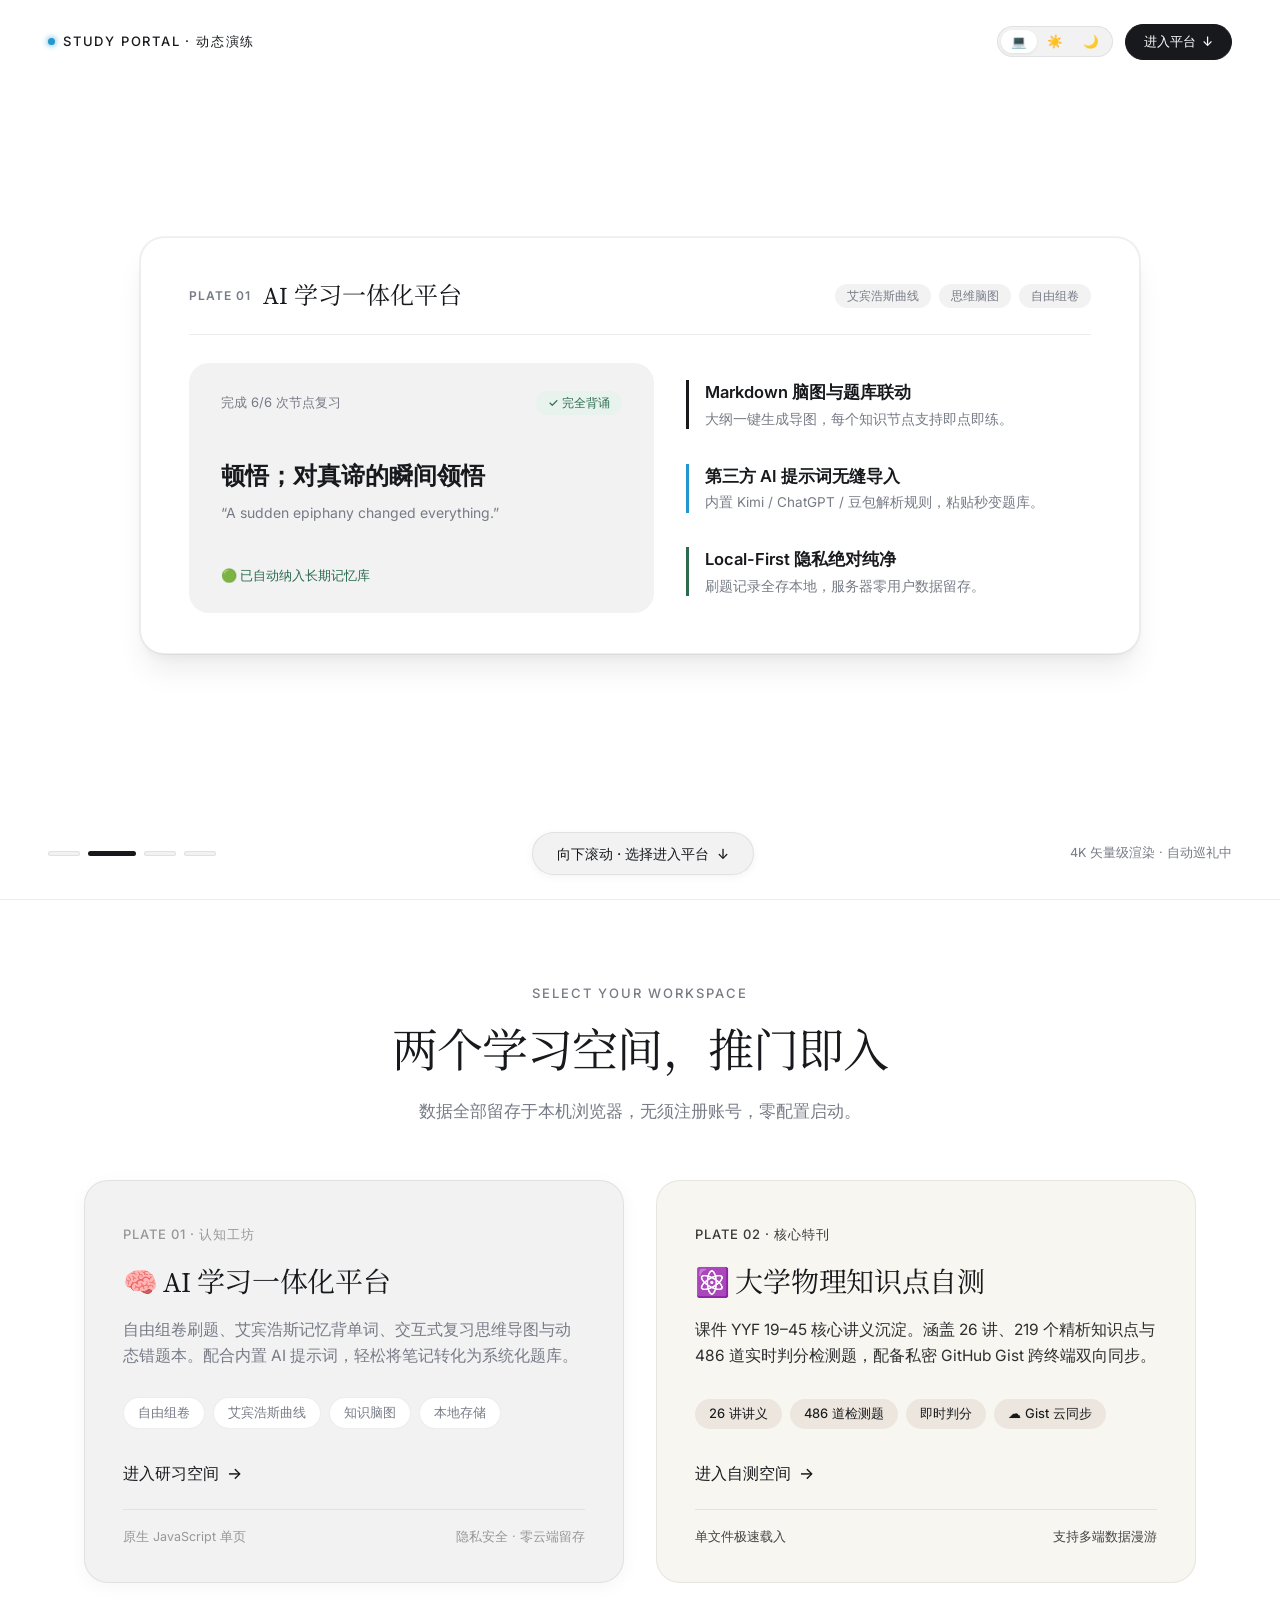
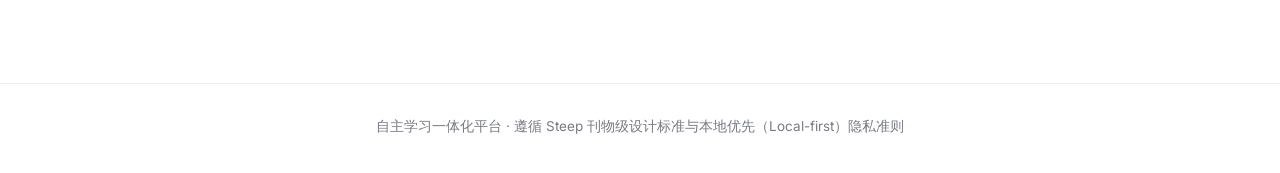
<file: index.html>
<!DOCTYPE html>
<html lang="zh-CN">
<head>
<meta charset="UTF-8">
<meta name="viewport" content="width=device-width, initial-scale=1.0, viewport-fit=cover">
<title>自主学习一体化门户 · Study Portal</title>
<!-- 优先载入衬线与人文无衬线字型，保证 4K 矢量级绝对锐利印刷质感 -->
<link rel="preconnect" href="https://fonts.googleapis.com">
<link rel="preconnect" href="https://fonts.gstatic.com" crossorigin>
<link href="https://fonts.googleapis.com/css2?family=Noto+Serif+SC:wght@400;500&family=Source+Serif+4:ital,opsz,wght@0,8..60,400;1,8..60,400&family=Inter:wght@400;450;500;600&family=Cascadia+Code&display=swap" rel="stylesheet">
<!-- 引入全局主题管理器 -->
<script src="./assets/theme.js"></script>
<style>
/* =========================================================
   Steep Design System — 纯原生矢量级动态演练门户
   serif analytics on warm paper · 100% Vector Crispness
   ========================================================= */
:root {
  /* Steep 标准色彩令牌 */
  --color-ink-black: #17191c;
  --color-paper-white: #ffffff;
  --color-mist-gray: #f2f2f3;
  --color-fog-white: #fafafb;
  --color-slate-gray: #777b86;
  --color-ash-gray: #979799;
  --color-smoke-gray: #a3a6af;
  --color-blush-peach: #f8f6f0;               /* 方案 C：讲义暖纸米白（去除粉色感） */
  --color-sienna-brown: #17191c;              /* 讲义沉稳墨黑字 */
  --color-surgical-blue: #2597d0;

  --color-border-hairline: rgba(23, 25, 28, 0.08);
  --shadow-floating: 0 0 0 1px rgba(4, 23, 43, 0.05), 0 20px 30px -5px rgba(0, 0, 0, 0.08), 0 8px 12px -6px rgba(0, 0, 0, 0.05);

  --radius-button: 9999px;
  --radius-card: 24px;
  --radius-artifact: 20px;
  --radius-input: 16px;

  --font-serif: 'Signifier', 'Source Serif 4', 'Noto Serif SC', Georgia, ui-serif, serif;
  --font-sans: 'Sohne', 'Inter', system-ui, -apple-system, BlinkMacSystemFont, "Segoe UI", Roboto, "PingFang SC", sans-serif;
  --font-mono: 'Cascadia Code', 'Consolas', Menlo, monospace;

  color-scheme: light;
}

/* 深色模式扩展 — 沉静夜空冷墨调 */
html.dark {
  --color-paper-white: #121316;
  --color-ink-black: #f0f2f5;
  --color-mist-gray: #1b1d22;
  --color-fog-white: #16171b;
  --color-slate-gray: #8c909e;
  --color-ash-gray: #6f7380;
  --color-smoke-gray: #585b66;
  --color-blush-peach: #1c1e23;               /* 深色模式下的墨纸卡底 */
  --color-sienna-brown: #f0f2f5;              /* 浅色字 */

  --color-border-hairline: rgba(240, 242, 245, 0.1);
  --shadow-floating: 0 0 0 1px rgba(255, 255, 255, 0.06), 0 24px 35px -5px rgba(0, 0, 0, 0.5);

  color-scheme: dark;
}

*, *::before, *::after {
  box-sizing: border-box;
  margin: 0;
  padding: 0;
  -webkit-tap-highlight-color: transparent;
}

html {
  scroll-behavior: smooth;
}

body {
  font-family: var(--font-sans);
  background-color: var(--color-paper-white);
  color: var(--color-ink-black);
  line-height: 1.5;
  min-height: 100vh;
  display: flex;
  flex-direction: column;
  transition: background-color 0.28s ease, color 0.28s ease;
  touch-action: manipulation;
  overflow-x: hidden;
}

/* =========================================================
   1. 首屏：100vh 原生矢量级 Live 动态演练展台
   ========================================================= */
.live-showcase-stage {
  position: relative;
  width: 100vw;
  height: 100vh;
  min-height: 640px;
  overflow: hidden;
  display: flex;
  flex-direction: column;
  justify-content: space-between;
  background-color: var(--color-paper-white);
  transition: background-color 0.28s;
  border-bottom: 1px solid var(--color-border-hairline);
}

/* 顶部轻巧导航浮栏 */
.stage-nav {
  position: relative;
  z-index: 10;
  width: 100%;
  max-width: 1240px;
  margin: 0 auto;
  padding: 24px 28px 0;
  display: flex;
  align-items: center;
  justify-content: space-between;
}

.stage-brand {
  font-size: 13px;
  font-weight: 500;
  letter-spacing: 1.8px;
  text-transform: uppercase;
  color: var(--color-ink-black);
  display: flex;
  align-items: center;
  gap: 8px;
}
.stage-brand::before {
  content: "";
  display: inline-block;
  width: 7px;
  height: 7px;
  border-radius: 50%;
  background: var(--color-surgical-blue);
  box-shadow: 0 0 6px var(--color-surgical-blue);
}

.stage-nav-right {
  display: flex;
  align-items: center;
  gap: 12px;
}

/* 三态主题切换微型胶囊 */
.theme-switch-pill {
  display: inline-flex;
  align-items: center;
  background: var(--color-mist-gray);
  padding: 3px;
  border-radius: var(--radius-button);
  border: 1px solid var(--color-border-hairline);
}
.theme-switch-pill .theme-btn {
  border: none;
  background: transparent;
  color: var(--color-slate-gray);
  padding: 4px 10px;
  border-radius: var(--radius-button);
  font-size: 12.5px;
  cursor: pointer;
  transition: all 0.18s;
}
.theme-switch-pill .theme-btn:hover {
  color: var(--color-ink-black);
}
.theme-switch-pill .theme-btn.active {
  background: var(--color-paper-white);
  color: var(--color-ink-black);
  box-shadow: 0 1px 3px rgba(0, 0, 0, 0.08);
}

.btn-skip-pill {
  background: var(--color-ink-black);
  color: var(--color-paper-white);
  border: 1px solid var(--color-ink-black);
  padding: 7px 18px;
  border-radius: var(--radius-button);
  font-size: 13px;
  font-weight: 500;
  text-decoration: none;
  display: inline-flex;
  align-items: center;
  gap: 6px;
  transition: all 0.18s;
}
.btn-skip-pill:hover {
  opacity: 0.9;
  transform: translateY(-1px);
}

/* =========================================================
   中央动态演示剧场 (Acts 0 - 3)
   ========================================================= */
.theater-container {
  position: relative;
  flex: 1;
  width: 100%;
  max-width: 1200px;
  margin: 0 auto;
  display: flex;
  align-items: center;
  justify-content: center;
  padding: 20px 24px;
}

.act-scene {
  position: absolute;
  width: 100%;
  max-width: 1000px;
  display: flex;
  flex-direction: column;
  align-items: center;
  justify-content: center;
  opacity: 0;
  transform: translateY(28px) scale(0.97);
  pointer-events: none;
  transition: opacity 0.5s cubic-bezier(0.16, 1, 0.3, 1), transform 0.5s cubic-bezier(0.16, 1, 0.3, 1);
}
.act-scene.active {
  opacity: 1;
  transform: translateY(0) scale(1);
  pointer-events: auto;
}

/* Act 0: 启幕大标 */
.act-intro-kicker {
  font-size: 13.5px;
  letter-spacing: 2px;
  text-transform: uppercase;
  color: var(--color-slate-gray);
  margin-bottom: 14px;
}
.act-intro-title {
  font-family: var(--font-serif);
  font-weight: 400;
  font-size: clamp(40px, 6vw, 76px);
  line-height: 1.2;
  letter-spacing: -1.8px;
  color: var(--color-ink-black);
  text-align: center;
  margin-bottom: 20px;
}
.act-intro-title em {
  font-style: italic;
  font-family: var(--font-serif);
}
.act-intro-desc {
  font-size: clamp(16px, 2vw, 22px);
  color: var(--color-slate-gray);
  max-width: 760px;
  text-align: center;
  line-height: 1.6;
  margin-bottom: 36px;
}
.act-intro-pills {
  display: flex;
  gap: 16px;
  flex-wrap: wrap;
  justify-content: center;
}
.pill-demo-black {
  background: var(--color-ink-black);
  color: var(--color-paper-white);
  padding: 12px 30px;
  border-radius: var(--radius-button);
  font-size: 16px;
  font-weight: 500;
  box-shadow: 0 4px 14px rgba(0, 0, 0, 0.12);
}
.pill-demo-ghost {
  border: 1.5px solid var(--color-ink-black);
  color: var(--color-ink-black);
  padding: 12px 30px;
  border-radius: var(--radius-button);
  font-size: 16px;
  font-weight: 500;
}

/* Act 1: 认知工坊 · AI 平台动态翻卡与脑图卡片 */
.act-ai-card {
  width: 100%;
  background: var(--color-paper-white);
  border: 1px solid var(--color-border-hairline);
  box-shadow: var(--shadow-floating);
  border-radius: var(--radius-card);
  padding: 40px 48px;
}
.ai-card-head {
  display: flex;
  justify-content: space-between;
  align-items: center;
  border-bottom: 1px solid var(--color-border-hairline);
  padding-bottom: 20px;
  margin-bottom: 28px;
}
.ai-grid-demo {
  display: grid;
  grid-template-columns: 1.15fr 1fr;
  gap: 32px;
}
/* 艾宾浩斯 3D 翻转卡片 */
.flip-card-perspective {
  perspective: 1000px;
  min-height: 250px;
}
.flip-card-inner {
  position: relative;
  width: 100%;
  height: 100%;
  transition: transform 0.6s cubic-bezier(0.16, 1, 0.3, 1);
  transform-style: preserve-3d;
}
.flip-card-inner.flipped {
  transform: rotateY(180deg);
}
.card-face {
  position: absolute;
  inset: 0;
  -webkit-backface-visibility: hidden;
  backface-visibility: hidden;
  background: var(--color-mist-gray);
  border-radius: var(--radius-artifact);
  padding: 28px 32px;
  display: flex;
  flex-direction: column;
  justify-content: space-between;
}
.card-face-back {
  transform: rotateY(180deg);
}
.vtag-pill {
  padding: 3px 12px;
  border-radius: 9999px;
  font-size: 12px;
  font-weight: 500;
}
.vtag-learning { background: #fef3c7; color: #92400e; }
.vtag-mastered { background: #e8f3ee; color: #2c6b4f; }

/* Act 2: 大学物理 · 讲义暖纸米白卡片 */
.act-physics-card {
  width: 100%;
  background: var(--color-blush-peach);
  color: var(--color-sienna-brown);
  border: 1px solid var(--color-border-hairline);
  border-radius: var(--radius-card);
  padding: 44px 52px;
  box-shadow: 0 10px 30px rgba(0, 0, 0, 0.04);
}
.phys-head {
  display: flex;
  justify-content: space-between;
  align-items: center;
  border-bottom: 1px solid rgba(93, 42, 26, 0.16);
  padding-bottom: 20px;
  margin-bottom: 28px;
}
.phys-stat-grid {
  display: grid;
  grid-template-columns: repeat(3, 1fr);
  gap: 20px;
  margin-bottom: 28px;
}
.phys-stat-box {
  background: rgba(255, 255, 255, 0.65);
  border-radius: 18px;
  padding: 20px 24px;
  border: 1px solid rgba(93, 42, 26, 0.08);
}
.phys-stat-num {
  font-family: var(--font-serif);
  font-size: 38px;
  font-weight: 400;
  line-height: 1.1;
  color: var(--color-sienna-brown);
}
.phys-progress-bar {
  background: rgba(255, 255, 255, 0.85);
  border-radius: 16px;
  padding: 18px 24px;
  display: flex;
  align-items: center;
  justify-content: space-between;
}

/* Act 3: 尾声与行动呼吁 */
.act-outro-box {
  text-align: center;
}
.outro-title {
  font-family: var(--font-serif);
  font-weight: 400;
  font-size: clamp(38px, 5.5vw, 64px);
  color: var(--color-ink-black);
  margin-bottom: 16px;
  letter-spacing: -1.2px;
}
.outro-cta-btn {
  background: var(--color-ink-black);
  color: var(--color-paper-white);
  padding: 16px 48px;
  border-radius: var(--radius-button);
  font-size: 20px;
  font-weight: 500;
  text-decoration: none;
  display: inline-flex;
  align-items: center;
  gap: 10px;
  box-shadow: 0 8px 24px rgba(0, 0, 0, 0.16);
  transition: transform 0.18s ease;
}
.outro-cta-btn:hover {
  transform: translateY(-2px);
}

/* 底部幕指示器与下滑引导 */
.stage-footer {
  position: relative;
  z-index: 10;
  width: 100%;
  max-width: 1240px;
  margin: 0 auto;
  padding: 0 28px calc(24px + env(safe-area-inset-bottom));
  display: flex;
  align-items: center;
  justify-content: space-between;
}

.act-dots {
  display: flex;
  gap: 8px;
  align-items: center;
}
.act-dot {
  width: 32px;
  height: 5px;
  border-radius: 3px;
  background: var(--color-mist-gray);
  border: 1px solid var(--color-border-hairline);
  cursor: pointer;
  transition: all 0.3s;
}
.act-dot.active {
  background: var(--color-ink-black);
  width: 48px;
}

.scroll-down-pill {
  background: var(--color-mist-gray);
  color: var(--color-ink-black);
  border: 1px solid var(--color-border-hairline);
  padding: 10px 24px;
  border-radius: var(--radius-button);
  font-size: 14px;
  font-weight: 500;
  text-decoration: none;
  display: inline-flex;
  align-items: center;
  gap: 8px;
  box-shadow: 0 2px 8px rgba(0, 0, 0, 0.05);
  animation: bounceDown 2.2s infinite ease-in-out;
  transition: all 0.2s;
}
.scroll-down-pill:hover {
  background: var(--color-ink-black);
  color: var(--color-paper-white);
}
@keyframes bounceDown {
  0%, 100% { transform: translateY(0); }
  50% { transform: translateY(5px); }
}

/* =========================================================
   2. 第二屏：平滑推移收起后露出的平台选择区域
   ========================================================= */
.platforms-section {
  max-width: 1160px;
  width: 100%;
  margin: 0 auto;
  padding: 84px 24px 100px;
}

.section-head {
  text-align: center;
  margin-bottom: 56px;
}
.section-kicker {
  font-size: 13px;
  font-weight: 500;
  letter-spacing: 2px;
  text-transform: uppercase;
  color: var(--color-slate-gray);
  margin-bottom: 12px;
}
.section-title {
  font-family: var(--font-serif);
  font-weight: 400;
  font-size: clamp(32px, 4.5vw, 46px);
  letter-spacing: -0.96px;
  color: var(--color-ink-black);
  margin-bottom: 14px;
}
.section-lead {
  font-size: 17px;
  color: var(--color-slate-gray);
  max-width: 600px;
  margin: 0 auto;
}

/* 核心双卡片网格 */
.portals-grid {
  display: grid;
  grid-template-columns: 1fr 1fr;
  gap: 32px;
}

.card-neutral {
  background: var(--color-mist-gray);
  border: 1px solid var(--color-border-hairline);
  border-radius: var(--radius-card);
  padding: 44px 38px 36px;
  text-decoration: none;
  color: var(--color-ink-black);
  display: flex;
  flex-direction: column;
  box-shadow: 0 4px 20px -2px rgba(27, 28, 30, 0.05);
  transition: transform 0.2s ease, box-shadow 0.2s ease;
  position: relative;
}
.card-neutral:hover {
  transform: translateY(-4px);
  box-shadow: 0 12px 30px -4px rgba(27, 28, 30, 0.09);
}

.card-peach {
  background: var(--color-blush-peach);
  color: var(--color-sienna-brown);
  border: 1px solid var(--color-border-hairline);
  border-radius: var(--radius-card);
  padding: 44px 38px 36px;
  text-decoration: none;
  display: flex;
  flex-direction: column;
  transition: transform 0.2s ease;
  position: relative;
}
.card-peach:hover {
  transform: translateY(-4px);
}

.card-tag {
  font-size: 13px;
  font-weight: 500;
  letter-spacing: 1px;
  text-transform: uppercase;
  margin-bottom: 16px;
}
.card-neutral .card-tag { color: var(--color-ash-gray); }
.card-peach .card-tag { color: var(--color-sienna-brown); opacity: 0.85; }

.card-title {
  font-family: var(--font-serif);
  font-size: 28px;
  font-weight: 400;
  letter-spacing: -0.3px;
  margin-bottom: 14px;
  display: flex;
  align-items: center;
  gap: 12px;
}
.card-neutral .card-title { color: var(--color-ink-black); }
.card-peach .card-title { color: var(--color-sienna-brown); }

.card-lead {
  font-size: 15.5px;
  line-height: 1.7;
  margin-bottom: 28px;
  flex: 1;
}
.card-neutral .card-lead { color: var(--color-slate-gray); }
.card-peach .card-lead { color: var(--color-sienna-brown); opacity: 0.9; }

.tag-list {
  display: flex;
  flex-wrap: wrap;
  gap: 8px;
  margin-bottom: 32px;
}
.tag-item {
  font-size: 13px;
  padding: 5px 14px;
  border-radius: 9999px;
  font-weight: 450;
}
.card-neutral .tag-item {
  background: var(--color-paper-white);
  color: var(--color-slate-gray);
  border: 1px solid var(--color-border-hairline);
}
.card-peach .tag-item {
  background: rgba(93, 42, 26, 0.08);
  color: var(--color-sienna-brown);
}

.card-action {
  display: inline-flex;
  align-items: center;
  gap: 8px;
  font-size: 16px;
  font-weight: 500;
}
.card-neutral .card-action { color: var(--color-ink-black); }
.card-peach .card-action { color: var(--color-sienna-brown); }

.card-action span.arrow {
  transition: transform 0.18s ease;
}
.card-neutral:hover .card-action span.arrow,
.card-peach:hover .card-action span.arrow {
  transform: translateX(5px);
}

.card-meta {
  margin-top: 24px;
  padding-top: 18px;
  border-top: 1px solid;
  display: flex;
  justify-content: space-between;
  font-size: 12.5px;
}
.card-neutral .card-meta {
  border-color: rgba(23, 25, 28, 0.07);
  color: var(--color-ash-gray);
}
.card-peach .card-meta {
  border-color: rgba(93, 42, 26, 0.12);
  color: var(--color-sienna-brown);
  opacity: 0.8;
}

/* 底部极简版权 */
footer {
  margin-top: auto;
  padding: 32px 24px calc(36px + env(safe-area-inset-bottom));
  text-align: center;
  font-size: 13.5px;
  color: var(--color-slate-gray);
  border-top: 1px solid var(--color-border-hairline);
}

/* 移动端响应式 */
@media (max-width: 860px) {
  .stage-nav { padding: 18px 20px 0; }
  .ai-grid-demo { grid-template-columns: 1fr; }
  .phys-stat-grid { grid-template-columns: 1fr; }
  .act-ai-card, .act-physics-card { padding: 26px 20px; }
  .portals-grid { grid-template-columns: 1fr; }
  .card-neutral, .card-peach { padding: 32px 24px 28px; }
  .stage-footer { padding: 0 20px calc(20px + env(safe-area-inset-bottom)); }
}
</style>
</head>
<body>

<!-- =========================================================
     首屏：100vh 原生矢量级 Live 动态演示舞台
     ========================================================= -->
<section class="live-showcase-stage" id="hero-stage">
  <!-- 顶栏轻盈导航 -->
  <nav class="stage-nav" aria-label="演练导航">
    <div class="stage-brand">Study Portal · 动态演练</div>

    <div class="stage-nav-right">
      <!-- 极简三态主题切换胶囊 -->
      <div class="theme-switch-pill" role="group" aria-label="主题切换">
        <button class="theme-btn" data-theme-choice="system" title="跟随系统">💻</button>
        <button class="theme-btn" data-theme-choice="light" title="浅色">☀️</button>
        <button class="theme-btn" data-theme-choice="dark" title="深色">🌙</button>
      </div>

      <!-- 直达平台选择 -->
      <a href="#platforms" class="btn-skip-pill" title="直接选择进入平台">
        <span>进入平台</span>
        <span>↓</span>
      </a>
    </div>
  </nav>

  <!-- 中央四大动态场景剧场 -->
  <div class="theater-container">
    <!-- Act 0: 启幕大标 (Editorial Intro) -->
    <div class="act-scene active" id="act-0">
      <div class="act-intro-kicker">EDITORIAL LEARNING ECOSYSTEM</div>
      <h1 class="act-intro-title">博学笃行，<em>思辨自成</em>。</h1>
      <p class="act-intro-desc">
        双学习平台分流架构 · 零冗余依赖 · 极客纯粹 · 本地隐私自守
      </p>
      <div class="act-intro-pills">
        <div class="pill-demo-black">🧠 AI 学习一体化平台</div>
        <div class="pill-demo-ghost">⚛️ 大学物理知识点自测</div>
      </div>
    </div>

    <!-- Act 1: 认知工坊 · 单词 3D 翻转与状态跃迁演示 -->
    <div class="act-scene" id="act-1">
      <div class="act-ai-card">
        <div class="ai-card-head">
          <div style="display:flex;align-items:center;gap:12px">
            <span style="font-size:12px;font-weight:600;letter-spacing:1px;color:var(--color-slate-gray)">PLATE 01</span>
            <span style="font-family:var(--font-serif);font-size:24px;font-weight:400">AI 学习一体化平台</span>
          </div>
          <div style="display:flex;gap:8px">
            <span class="vtag-pill" style="background:var(--color-mist-gray);color:var(--color-slate-gray)">艾宾浩斯曲线</span>
            <span class="vtag-pill" style="background:var(--color-mist-gray);color:var(--color-slate-gray)">思维脑图</span>
            <span class="vtag-pill" style="background:var(--color-mist-gray);color:var(--color-slate-gray)">自由组卷</span>
          </div>
        </div>

        <div class="ai-grid-demo">
          <!-- 3D 翻转卡 -->
          <div class="flip-card-perspective">
            <div class="flip-card-inner" id="demo-flip-card">
              <!-- 正面：英文与音标 -->
              <div class="card-face">
                <div style="display:flex;justify-content:space-between;align-items:center">
                  <span style="font-size:13px;color:var(--color-slate-gray)">艾宾浩斯复习流</span>
                  <span class="vtag-pill vtag-learning" id="vtag-status">学习中</span>
                </div>
                <div>
                  <div style="font-size:38px;font-weight:600;color:var(--color-ink-black)">epiphany</div>
                  <div style="font-family:var(--font-mono);font-size:16px;color:var(--color-slate-gray);margin-top:6px">/ɪˈpɪfəni/ · n.</div>
                </div>
                <div style="font-size:13px;color:var(--color-slate-gray)">🔊 原生 TTS 朗读就绪 · 自动翻转中…</div>
              </div>

              <!-- 背面：顿悟释义与完全掌握 -->
              <div class="card-face card-face-back">
                <div style="display:flex;justify-content:space-between;align-items:center">
                  <span style="font-size:13px;color:var(--color-slate-gray)">完成 6/6 次节点复习</span>
                  <span class="vtag-pill vtag-mastered">✓ 完全背诵</span>
                </div>
                <div>
                  <div style="font-size:24px;font-weight:600;color:var(--color-ink-black)">顿悟；对真谛的瞬间领悟</div>
                  <div style="font-size:14px;color:var(--color-slate-gray);margin-top:8px;line-height:1.5">“A sudden epiphany changed everything.”</div>
                </div>
                <div style="font-size:13px;color:#2c6b4f;font-weight:500">🟢 已自动纳入长期记忆库</div>
              </div>
            </div>
          </div>

          <!-- 右侧特性提炼 -->
          <div style="display:flex;flex-direction:column;justify-content:space-around">
            <div style="border-left:3px solid var(--color-ink-black);padding-left:16px">
              <div style="font-size:16.5px;font-weight:600">Markdown 脑图与题库联动</div>
              <div style="font-size:13.5px;color:var(--color-slate-gray);margin-top:4px">大纲一键生成导图，每个知识节点支持即点即练。</div>
            </div>
            <div style="border-left:3px solid var(--color-surgical-blue);padding-left:16px">
              <div style="font-size:16.5px;font-weight:600">第三方 AI 提示词无缝导入</div>
              <div style="font-size:13.5px;color:var(--color-slate-gray);margin-top:4px">内置 Kimi / ChatGPT / 豆包解析规则，粘贴秒变题库。</div>
            </div>
            <div style="border-left:3px solid #2c6b4f;padding-left:16px">
              <div style="font-size:16.5px;font-weight:600">Local-First 隐私绝对纯净</div>
              <div style="font-size:13.5px;color:var(--color-slate-gray);margin-top:4px">刷题记录全存本地，服务器零用户数据留存。</div>
            </div>
          </div>
        </div>
      </div>
    </div>

    <!-- Act 2: 核心特刊 · 大学物理自测暖桃卡片与数据动态爬升 -->
    <div class="act-scene" id="act-2">
      <div class="act-physics-card">
        <div class="phys-head">
          <div>
            <div style="font-size:13px;font-weight:600;letter-spacing:1.5px;text-transform:uppercase;opacity:0.85">PLATE 02 · 核心特刊</div>
            <h2 style="font-family:var(--font-serif);font-size:32px;font-weight:400;margin-top:4px;color:var(--color-sienna-brown)">
              ⚛️ 大学物理知识点自测（YYF 19–45）
            </h2>
          </div>
          <div style="background:rgba(93,42,26,0.1);padding:6px 18px;border-radius:9999px;font-size:14px;font-weight:600">
            ☁ GitHub Gist 私密双向漫游
          </div>
        </div>

        <div class="phys-stat-grid">
          <div class="phys-stat-box">
            <div class="phys-stat-num" id="stat-count-1">26</div>
            <div style="font-size:16px;font-weight:600;margin-top:4px">讲核心讲义精析</div>
            <div style="font-size:13px;opacity:0.8;margin-top:4px">全面覆盖力热电光原</div>
          </div>
          <div class="phys-stat-box">
            <div class="phys-stat-num" id="stat-count-2">219</div>
            <div style="font-size:16px;font-weight:600;margin-top:4px">个知识点卡片</div>
            <div style="font-size:13px;opacity:0.8;margin-top:4px">重点公式与考点推导</div>
          </div>
          <div class="phys-stat-box">
            <div class="phys-stat-num" id="stat-count-3">486</div>
            <div style="font-size:16px;font-weight:600;margin-top:4px">道实时检测题</div>
            <div style="font-size:13px;opacity:0.8;margin-top:4px">即时判分与错题自动归集</div>
          </div>
        </div>

        <div class="phys-progress-bar">
          <div style="flex:1;margin-right:32px">
            <div style="display:flex;justify-content:space-between;font-size:14px;font-weight:600;margin-bottom:8px">
              <span>整体作答进度</span>
              <span id="progress-text">96.2% · 正确率 98.5%</span>
            </div>
            <div style="height:8px;background:rgba(93,42,26,0.12);border-radius:9999px;overflow:hidden">
              <div id="phys-progress-fill" style="height:100%;width:96.2%;background:var(--color-sienna-brown);border-radius:9999px;transition:width 1.2s ease"></div>
            </div>
          </div>
          <div style="background:var(--color-sienna-brown);color:#fff;padding:8px 22px;border-radius:9999px;font-size:13.5px;font-weight:500;white-space:nowrap">
            多端数据已同步 ✓
          </div>
        </div>
      </div>
    </div>

    <!-- Act 3: 尾声与行动呼吁 -->
    <div class="act-scene" id="act-3">
      <div class="act-outro-box">
        <div style="font-size:14px;letter-spacing:2px;color:var(--color-slate-gray);text-transform:uppercase;margin-bottom:12px">START LEARNING NOW</div>
        <h2 class="outro-title">随时随地，即启自测</h2>
        <p style="font-size:20px;color:var(--color-slate-gray);margin-bottom:36px">
          无需账号注册 · 本地纯净运行 · 移动端流畅自适应
        </p>
        <a href="#platforms" class="outro-cta-btn">
          <span>推门即入 · 开启研习</span>
          <span>→</span>
        </a>
      </div>
    </div>
  </div>

  <!-- 底部幕指示器与下滑引导 -->
  <div class="stage-footer">
    <!-- 四幕进度指示点（可直接点击切换） -->
    <div class="act-dots">
      <div class="act-dot active" onclick="switchAct(0)" title="第 1 幕：启幕"></div>
      <div class="act-dot" onclick="switchAct(1)" title="第 2 幕：AI 学习一体化"></div>
      <div class="act-dot" onclick="switchAct(2)" title="第 3 幕：大学物理自测"></div>
      <div class="act-dot" onclick="switchAct(3)" title="第 4 幕：推门即入"></div>
    </div>

    <!-- 向下滚动平滑收起并进入平台 -->
    <a href="#platforms" class="scroll-down-pill">
      <span>向下滚动 · 选择进入平台</span>
      <span>↓</span>
    </a>

    <div style="font-size:12.5px;color:var(--color-slate-gray)">
      4K 矢量级渲染 · 自动巡礼中
    </div>
  </div>
</section>

<!-- =========================================================
     第二屏：下滑过后平滑展开的平台选择区域
     ========================================================= -->
<main class="platforms-section" id="platforms">
  <div class="section-head">
    <div class="section-kicker">SELECT YOUR WORKSPACE</div>
    <h2 class="section-title">两个学习空间，推门即入</h2>
    <p class="section-lead">
      数据全部留存于本机浏览器，无须注册账号，零配置启动。
    </p>
  </div>

  <div class="portals-grid">
    <!-- 卡片 1：AI 学习一体化平台（明确指向 ./ai-study/index.html，避免打开系统文件选择器） -->
    <a class="card-neutral" href="./ai-study/index.html">
      <div class="card-tag">Plate 01 · 认知工坊</div>
      <h3 class="card-title">🧠 AI 学习一体化平台</h3>
      <p class="card-lead">
        自由组卷刷题、艾宾浩斯记忆背单词、交互式复习思维导图与动态错题本。配合内置 AI 提示词，轻松将笔记转化为系统化题库。
      </p>
      <div class="tag-list">
        <span class="tag-item">自由组卷</span>
        <span class="tag-item">艾宾浩斯曲线</span>
        <span class="tag-item">知识脑图</span>
        <span class="tag-item">本地存储</span>
      </div>
      <div class="card-action">
        <span>进入研习空间</span>
        <span class="arrow">→</span>
      </div>
      <div class="card-meta">
        <span>原生 JavaScript 单页</span>
        <span>隐私安全 · 零云端留存</span>
      </div>
    </a>

    <!-- 卡片 2：大学物理知识点自测（明确指向 ./physics/index.html） -->
    <a class="card-peach" href="./physics/index.html">
      <div class="card-tag">Plate 02 · 核心特刊</div>
      <h3 class="card-title">⚛️ 大学物理知识点自测</h3>
      <p class="card-lead">
        课件 YYF 19–45 核心讲义沉淀。涵盖 26 讲、219 个精析知识点与 486 道实时判分检测题，配备私密 GitHub Gist 跨终端双向同步。
      </p>
      <div class="tag-list">
        <span class="tag-item">26 讲讲义</span>
        <span class="tag-item">486 道检测题</span>
        <span class="tag-item">即时判分</span>
        <span class="tag-item">☁ Gist 云同步</span>
      </div>
      <div class="card-action">
        <span>进入自测空间</span>
        <span class="arrow">→</span>
      </div>
      <div class="card-meta">
        <span>单文件极速载入</span>
        <span>支持多端数据漫游</span>
      </div>
    </a>
  </div>
</main>

<footer>
  自主学习一体化平台 · 遵循 Steep 刊物级设计标准与本地优先（Local-first）隐私准则
</footer>

<script>
// =========================================================
// 剧场自动演练调度控制器（4 幕自动循环演练）
// ==========================================
let currentAct = 0;
const totalActs = 4;
const actDuration = 6000; // 每幕停留 6 秒
let actTimer = null;

function switchAct(index) {
  currentAct = index % totalActs;
  
  // 更新各幕的激活状态
  for (let i = 0; i < totalActs; i++) {
    const scene = document.getElementById(`act-${i}`);
    if (scene) scene.classList.toggle('active', i === currentAct);
  }

  // 更新进度条点
  const dots = document.querySelectorAll('.act-dot');
  dots.forEach((dot, idx) => {
    dot.classList.toggle('active', idx === currentAct);
  });

  // Act 1 特有微动效：艾宾浩斯卡片翻转
  if (currentAct === 1) {
    const card = document.getElementById('demo-flip-card');
    if (card) {
      card.classList.remove('flipped');
      setTimeout(() => card.classList.add('flipped'), 2200);
    }
  }

  // Act 2 特有微动效：进度条爬升
  if (currentAct === 2) {
    const fill = document.getElementById('phys-progress-fill');
    if (fill) {
      fill.style.width = '20%';
      setTimeout(() => fill.style.width = '96.2%', 400);
    }
  }

  resetTimer();
}

function nextAct() {
  switchAct(currentAct + 1);
}

function resetTimer() {
  if (actTimer) clearInterval(actTimer);
  actTimer = setInterval(nextAct, actDuration);
}

// 页面加载后启动剧场
document.addEventListener('DOMContentLoaded', () => {
  switchAct(0);
});
</script>

</body>
</html>
</file>
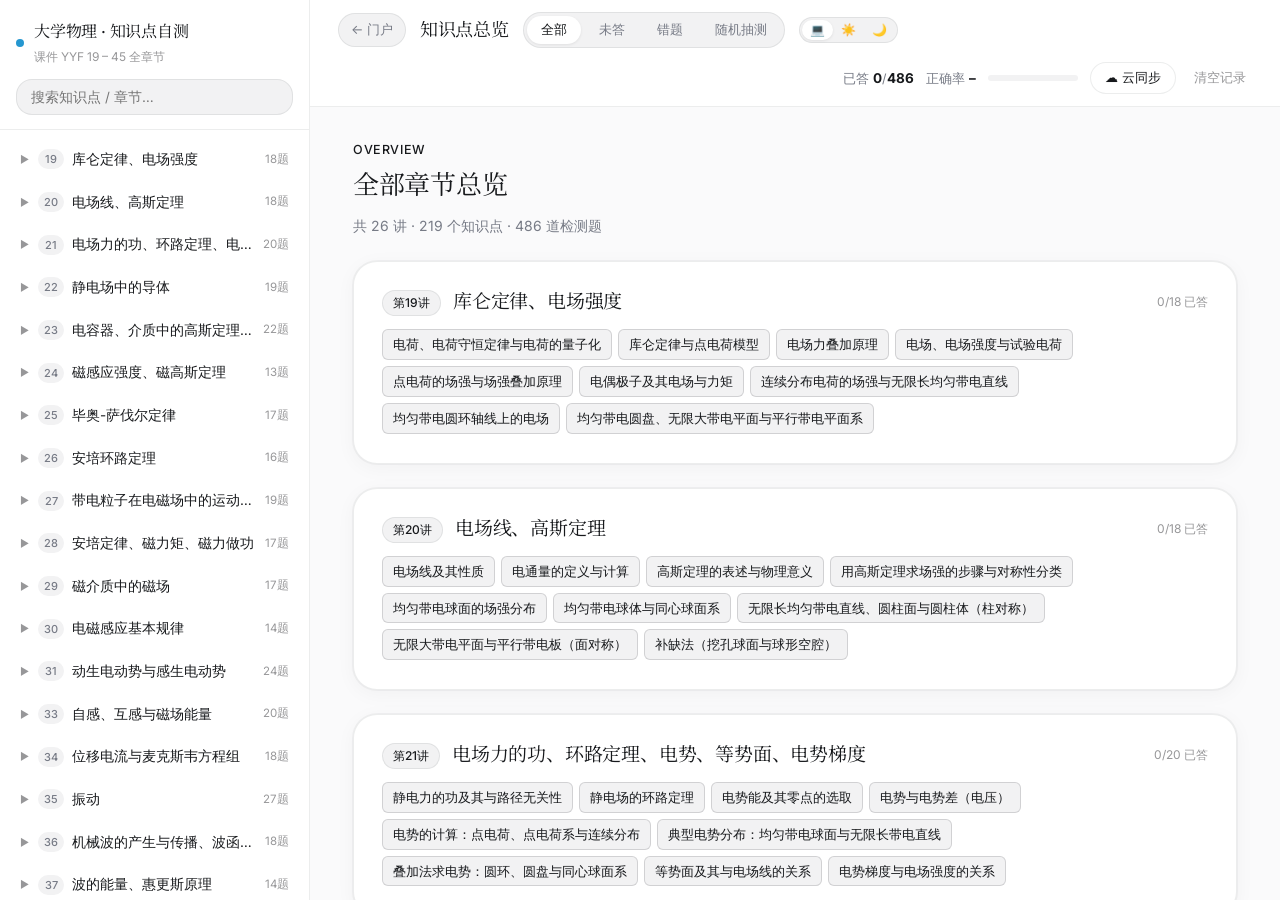
<file: physics/index.html>
<!DOCTYPE html>
<html lang="zh-CN">
<head>
<meta charset="UTF-8">
<meta name="viewport" content="width=device-width, initial-scale=1.0, viewport-fit=cover">
<title>大学物理核心知识点与自测题库（YYF 19–45）</title>
<!-- 载入衬线与人文无衬线字型 -->
<link rel="preconnect" href="https://fonts.googleapis.com">
<link rel="preconnect" href="https://fonts.gstatic.com" crossorigin>
<link href="https://fonts.googleapis.com/css2?family=Noto+Serif+SC:wght@400;500&family=Source+Serif+4:ital,opsz,wght@0,8..60,400;1,8..60,400&family=Inter:wght@400;450;500;600&family=Cascadia+Code&display=swap" rel="stylesheet">
<!-- 引入全局主题管理器 -->
<script src="../assets/theme.js"></script>
<style>
/* =========================================================
   Steep Design System — 大学物理自测模块
   Editorial Analytics on Warm Paper · Light & Dark Mode
   ========================================================= */
:root {
  /* Steep 标准色彩令牌 */
  --bg: #ffffff;
  --card: #ffffff;
  --mist: #f2f2f3;
  --fog: #fafafb;
  --line: rgba(23, 25, 28, 0.08);
  --line2: rgba(23, 25, 28, 0.04);
  --tx: #17191c;
  --tx2: #777b86;
  --tx3: #979799;

  /* 品牌微图形与讲义暖纸米白（方案 C） */
  --pri: #17191c;
  --pri-bg: #f2f2f3;
  --pri-line: rgba(23, 25, 28, 0.15);
  --peach: #f8f6f0;
  --sienna: #17191c;
  --surgical: #2597d0;

  /* 语义反馈色（克制降饱和） */
  --ok: #2c6b4f;
  --ok-bg: #e8f3ee;
  --ok-line: rgba(44, 107, 79, 0.25);
  --err: #a8443a;
  --err-bg: #f7eae8;
  --err-line: rgba(168, 68, 58, 0.25);
  --warn: #8c5b1c;
  --warn-bg: #fef8ee;
  --warn-line: rgba(140, 91, 28, 0.2);

  --code-bg: #f2f2f3;
  --code-tx: #17191c;

  /* Steep 几何规范 */
  --radius-card: 24px;
  --radius-btn: 9999px;
  --radius-in: 16px;
  --radius-small: 12px;

  --shadow: 0 0 0 1px rgba(4, 23, 43, 0.04), 0 4px 20px rgba(0, 0, 0, 0.04);
  --shadow-float: 0 0 0 1px rgba(4, 23, 43, 0.05), 0 20px 25px -5px rgba(0, 0, 0, 0.08), 0 8px 10px -6px rgba(0, 0, 0, 0.06);

  --font-serif: 'Signifier', 'Source Serif 4', 'Noto Serif SC', Georgia, ui-serif, serif;
  --font-sans: 'Sohne', 'Inter', system-ui, -apple-system, BlinkMacSystemFont, "Segoe UI", Roboto, "PingFang SC", sans-serif;

  color-scheme: light;
}

/* 深色模式扩展 — 沉静夜空与柔和墨纸 */
html.dark {
  --bg: #121316;
  --card: #181a1f;
  --mist: #1b1d22;
  --fog: #151619;
  --line: rgba(240, 242, 245, 0.09);
  --line2: rgba(240, 242, 245, 0.04);
  --tx: #f0f2f5;
  --tx2: #8c909e;
  --tx3: #6f7380;

  --pri: #f0f2f5;
  --pri-bg: #22252c;
  --pri-line: rgba(240, 242, 245, 0.2);
  --peach: #1c1e23;
  --sienna: #f0f2f5;

  --ok: #6ee7b7;
  --ok-bg: #14281e;
  --ok-line: rgba(110, 231, 183, 0.3);
  --err: #fca5a5;
  --err-bg: #2c1616;
  --err-line: rgba(252, 165, 165, 0.3);
  --warn: #fcd34d;
  --warn-bg: #2b2210;
  --warn-line: rgba(252, 211, 77, 0.3);

  --code-bg: #1c1e24;
  --code-tx: #f0f2f5;

  --shadow: 0 0 0 1px rgba(255, 255, 255, 0.05), 0 4px 20px rgba(0, 0, 0, 0.35);
  --shadow-float: 0 0 0 1px rgba(255, 255, 255, 0.08), 0 20px 30px -5px rgba(0, 0, 0, 0.5);

  color-scheme: dark;
}

*, *::before, *::after {
  box-sizing: border-box;
  margin: 0;
  padding: 0;
  -webkit-tap-highlight-color: transparent;
}
html, body {
  height: 100%;
}
body {
  font-family: var(--font-sans);
  background: var(--bg);
  color: var(--tx);
  font-size: 15px;
  line-height: 1.68;
  -webkit-font-smoothing: antialiased;
  transition: background-color 0.24s ease, color 0.24s ease;
  touch-action: manipulation;
}
code, .fm {
  font-family: "Cascadia Code", "Consolas", "SF Mono", Menlo, monospace;
}

/* ---------- 布局系统 ---------- */
#app {
  display: flex;
  height: 100vh;
  overflow: hidden;
}
#side {
  width: 310px;
  flex: 0 0 310px;
  background: var(--bg);
  border-right: 1px solid var(--line);
  display: flex;
  flex-direction: column;
  overflow: hidden;
  transition: transform 0.24s cubic-bezier(0.16, 1, 0.3, 1), background-color 0.24s;
  z-index: 60;
}
#main {
  flex: 1;
  overflow-y: auto;
  scroll-behavior: smooth;
  background: var(--fog);
}

/* 移动端侧边栏遮罩 */
#side-mask {
  display: none;
  position: fixed;
  inset: 0;
  background: rgba(10, 12, 16, 0.45);
  backdrop-filter: blur(2px);
  z-index: 55;
  opacity: 0;
  transition: opacity 0.24s ease;
}
#side-mask.show {
  display: block;
  opacity: 1;
}

/* ---------- 侧边栏样式 ---------- */
.side-top {
  padding: 18px 16px 14px;
  border-bottom: 1px solid var(--line);
  background: var(--bg);
}
.logo {
  font-family: var(--font-serif);
  font-size: 16px;
  font-weight: 400;
  letter-spacing: -0.2px;
  display: flex;
  align-items: center;
  gap: 10px;
}
.logo span.dot {
  width: 8px;
  height: 8px;
  border-radius: 50%;
  background: var(--surgical);
  display: inline-block;
}
.logo small {
  font-family: var(--font-sans);
  font-weight: 400;
  color: var(--tx3);
  font-size: 12px;
  display: block;
  margin-top: 2px;
  letter-spacing: 0;
}
#q {
  width: 100%;
  margin-top: 12px;
  padding: 9px 14px;
  border: 1px solid var(--line);
  border-radius: var(--radius-in);
  font-size: 13.5px;
  font-family: inherit;
  outline: none;
  background: var(--mist);
  color: var(--tx);
  transition: all 0.18s ease;
}
#q:focus {
  border-color: var(--pri);
  background: var(--bg);
  box-shadow: 0 0 0 1px var(--pri);
}

.nav {
  flex: 1;
  overflow-y: auto;
  padding: 10px 10px 32px;
}
.ch {
  border-radius: var(--radius-small);
  margin-bottom: 4px;
  transition: background-color 0.15s;
}
.ch-h {
  display: flex;
  align-items: center;
  gap: 8px;
  padding: 8px 10px;
  cursor: pointer;
  border-radius: var(--radius-small);
  font-size: 13.5px;
  color: var(--tx);
  user-select: none;
  transition: background-color 0.15s;
}
.ch-h:hover {
  background: var(--mist);
}
.ch-h .caret {
  color: var(--tx3);
  font-size: 10px;
  transition: transform 0.15s ease;
  width: 10px;
}
.ch.open .ch-h .caret {
  transform: rotate(90deg);
}
.ch-h .idx {
  flex: 0 0 auto;
  min-width: 26px;
  height: 20px;
  line-height: 20px;
  text-align: center;
  background: var(--mist);
  color: var(--tx2);
  border-radius: 9999px;
  font-size: 11px;
  font-weight: 500;
}
.ch-h .nm {
  flex: 1;
  overflow: hidden;
  text-overflow: ellipsis;
  white-space: nowrap;
}
.ch-h .cnt {
  color: var(--tx3);
  font-size: 11.5px;
  flex: 0 0 auto;
}
.ch-h.active {
  background: var(--pri-bg);
  color: var(--tx);
  font-weight: 500;
}
.ch-h.active .idx {
  background: var(--tx);
  color: var(--bg);
}

.pl {
  display: none;
  padding: 2px 0 6px 8px;
}
.ch.open .pl {
  display: block;
}
.pi {
  padding: 6px 12px 6px 28px;
  font-size: 13px;
  color: var(--tx2);
  cursor: pointer;
  border-radius: var(--radius-small);
  position: relative;
  line-height: 1.5;
  transition: all 0.15s ease;
}
.pi:hover {
  background: var(--mist);
  color: var(--tx);
}
.pi.active {
  background: var(--mist);
  color: var(--tx);
  font-weight: 500;
}
.pi.done::before {
  content: "✓";
  position: absolute;
  left: 12px;
  top: 6px;
  color: var(--ok);
  font-size: 11px;
  font-weight: 700;
}
.pi.hide {
  display: none;
}

/* ---------- 顶栏 (Top Bar) ---------- */
#top {
  position: sticky;
  top: 0;
  z-index: 20;
  background: var(--bg);
  border-bottom: 1px solid var(--line);
  padding: 12px 28px;
  display: flex;
  align-items: center;
  gap: 14px;
  flex-wrap: wrap;
  transition: background-color 0.24s;
}
.nav-back-link {
  display: inline-flex;
  align-items: center;
  gap: 5px;
  font-size: 13px;
  color: var(--tx2);
  text-decoration: none;
  padding: 5px 12px;
  border-radius: var(--radius-btn);
  border: 1px solid var(--line);
  background: var(--mist);
  transition: all 0.18s;
  min-height: 32px;
}
.nav-back-link:hover {
  color: var(--tx);
  background: var(--bg);
}
#top h1 {
  font-family: var(--font-serif);
  font-size: 18px;
  font-weight: 400;
  letter-spacing: -0.3px;
  flex: 0 0 auto;
}
#top h1 em {
  font-style: normal;
  color: var(--sienna);
}

.modes {
  display: flex;
  gap: 4px;
  background: var(--mist);
  padding: 3px;
  border-radius: var(--radius-btn);
  border: 1px solid var(--line);
}
.modes button {
  border: 0;
  background: transparent;
  padding: 5px 14px;
  border-radius: var(--radius-btn);
  font-size: 13px;
  color: var(--tx2);
  cursor: pointer;
  font-family: inherit;
  font-weight: 450;
  transition: all 0.16s ease;
  min-height: 28px;
}
.modes button.on {
  background: var(--bg);
  color: var(--tx);
  font-weight: 500;
  box-shadow: 0 1px 3px rgba(0, 0, 0, 0.08);
}

.stat {
  margin-left: auto;
  display: flex;
  align-items: center;
  gap: 12px;
  font-size: 12.5px;
  color: var(--tx2);
}
.stat b {
  color: var(--tx);
  font-size: 13.5px;
}
.bar {
  width: 90px;
  height: 6px;
  background: var(--mist);
  border-radius: 9999px;
  overflow: hidden;
}
.bar i {
  display: block;
  height: 100%;
  background: var(--tx);
  width: 0;
  transition: width 0.3s ease;
}

.topbtn {
  border: 1px solid var(--line);
  background: var(--bg);
  color: var(--tx);
  padding: 6px 14px;
  border-radius: var(--radius-btn);
  font-size: 13px;
  cursor: pointer;
  font-family: inherit;
  white-space: nowrap;
  font-weight: 450;
  transition: all 0.16s ease;
  min-height: 32px;
}
.topbtn:hover {
  background: var(--mist);
}
.topbtn.done {
  border-color: var(--ok-line);
  background: var(--ok-bg);
  color: var(--ok);
}

.linkbtn {
  border: 0;
  background: none;
  color: var(--tx3);
  cursor: pointer;
  font-size: 12.5px;
  font-family: inherit;
  padding: 4px 6px;
  transition: color 0.15s;
}
.linkbtn:hover {
  color: var(--err);
}

/* 主题切换微型胶囊 */
.theme-switch-mini {
  display: inline-flex;
  align-items: center;
  background: var(--mist);
  padding: 2px;
  border-radius: var(--radius-btn);
  border: 1px solid var(--line);
}
.theme-switch-mini button {
  border: none;
  background: transparent;
  color: var(--tx3);
  padding: 3px 8px;
  border-radius: var(--radius-btn);
  font-size: 12px;
  cursor: pointer;
  transition: all 0.15s ease;
}
.theme-switch-mini button:hover {
  color: var(--tx);
}
.theme-switch-mini button.active {
  background: var(--bg);
  color: var(--tx);
  box-shadow: 0 1px 3px rgba(0, 0, 0, 0.08);
}

/* ---------- 核心内容容器 ---------- */
.wrap {
  max-width: 940px;
  margin: 0 auto;
  padding: 32px 28px 140px;
}
.chap-head {
  margin-bottom: 12px;
}
.chap-kicker {
  font-size: 12.5px;
  color: var(--sienna);
  font-weight: 500;
  letter-spacing: 0.6px;
  text-transform: uppercase;
}
.chap-title {
  font-family: var(--font-serif);
  font-size: 26px;
  font-weight: 400;
  letter-spacing: -0.3px;
  margin: 4px 0 6px;
  color: var(--tx);
}
.chap-sub {
  font-size: 14px;
  color: var(--tx2);
}

/* 知识点卡片 — Steep 24px 大圆角与纸面安放 */
.pt {
  background: var(--card);
  border: 1px solid var(--line);
  border-radius: var(--radius-card);
  padding: 26px 28px;
  margin-top: 24px;
  box-shadow: var(--shadow);
  scroll-margin-top: 80px;
  transition: background-color 0.24s;
}
.pt-h {
  display: flex;
  align-items: flex-start;
  gap: 12px;
}
.pt-n {
  flex: 0 0 auto;
  background: var(--mist);
  color: var(--tx);
  border: 1px solid var(--line);
  font-size: 12px;
  font-weight: 500;
  padding: 2px 10px;
  border-radius: var(--radius-btn);
  margin-top: 2px;
}
.pt-t {
  font-family: var(--font-serif);
  font-size: 19px;
  font-weight: 400;
  letter-spacing: -0.2px;
  line-height: 1.45;
  flex: 1;
  color: var(--tx);
}
.pt-flag {
  margin-left: auto;
  flex: 0 0 auto;
  font-size: 12px;
  color: var(--tx3);
  white-space: nowrap;
  padding-top: 4px;
}
.pt-body {
  margin-top: 14px;
  font-size: 15px;
  color: var(--tx);
  white-space: pre-wrap;
  word-break: break-word;
  line-height: 1.75;
}
.fms {
  margin-top: 14px;
  display: flex;
  flex-wrap: wrap;
  gap: 8px;
}
.fms .fm {
  background: var(--code-bg);
  color: var(--code-tx);
  border: 1px solid var(--line);
  padding: 6px 14px;
  border-radius: var(--radius-in);
  font-size: 13.5px;
  max-width: 100%;
  overflow-x: auto;
}

/* 检测题板块 */
.qs {
  margin-top: 22px;
  border-top: 1px solid var(--line);
  padding-top: 18px;
}
.qs-t {
  font-size: 13px;
  color: var(--tx3);
  font-weight: 500;
  margin-bottom: 12px;
  letter-spacing: 0.5px;
  text-transform: uppercase;
}
.q {
  border: 1px solid var(--line);
  border-radius: var(--radius-in);
  padding: 18px 20px;
  margin-bottom: 16px;
  background: var(--mist);
  transition: background-color 0.2s, border-color 0.2s;
}
.q.done {
  border-color: var(--ok-line);
  background: var(--ok-bg);
}
.q.wrong {
  border-color: var(--err-line);
  background: var(--err-bg);
}
.q-h {
  display: flex;
  gap: 10px;
  align-items: baseline;
  margin-bottom: 12px;
}
.q-n {
  flex: 0 0 auto;
  font-size: 11.5px;
  font-weight: 500;
  color: var(--bg);
  background: var(--tx2);
  padding: 2px 8px;
  border-radius: var(--radius-btn);
}
.q.done .q-n { background: var(--ok); }
.q.wrong .q-n { background: var(--err); }
.q-ty {
  flex: 0 0 auto;
  font-size: 11.5px;
  color: var(--tx2);
  border: 1px solid var(--line);
  padding: 1px 8px;
  border-radius: var(--radius-btn);
  background: var(--card);
}
.q-stem {
  flex: 1;
  font-size: 15px;
  line-height: 1.7;
}

/* 选项热区升级（移动端友好，触控区域 ≥ 44px） */
.opts {
  margin-top: 12px;
  display: flex;
  flex-direction: column;
  gap: 8px;
}
.opt {
  display: flex;
  gap: 12px;
  align-items: center;
  padding: 12px 16px;
  border: 1px solid var(--line);
  border-radius: var(--radius-small);
  background: var(--card);
  cursor: pointer;
  font-size: 14.5px;
  min-height: 46px;
  transition: all 0.16s ease;
  user-select: none;
}
.opt:hover {
  background: var(--fog);
  border-color: var(--tx2);
}
.opt.sel {
  border-color: var(--tx);
  background: var(--mist);
  box-shadow: inset 0 0 0 1px var(--tx);
}
.opt .k {
  flex: 0 0 auto;
  width: 24px;
  height: 24px;
  line-height: 22px;
  text-align: center;
  border-radius: 50%;
  border: 1px solid var(--line);
  font-size: 12px;
  font-weight: 500;
  color: var(--tx2);
  background: var(--mist);
}
.opt.sel .k {
  background: var(--tx);
  color: var(--bg);
  border-color: var(--tx);
}
.opt.right {
  border-color: var(--ok);
  background: var(--ok-bg);
}
.opt.right .k {
  background: var(--ok);
  color: #fff;
  border-color: var(--ok);
}
.opt.bad {
  border-color: var(--err);
  background: var(--err-bg);
}
.opt.bad .k {
  background: var(--err);
  color: #fff;
  border-color: var(--err);
}
.opt.locked {
  cursor: default;
}

/* 操作按钮与输入框 — 9999px 药丸规范 */
.q-act {
  margin-top: 14px;
  display: flex;
  gap: 10px;
  align-items: center;
  flex-wrap: wrap;
}
.btn {
  border: 1px solid var(--tx);
  background: var(--tx);
  color: var(--bg);
  padding: 8px 22px;
  border-radius: var(--radius-btn);
  font-size: 13.5px;
  cursor: pointer;
  font-family: inherit;
  font-weight: 450;
  min-height: 38px;
  transition: all 0.16s ease;
}
.btn:hover {
  opacity: 0.9;
}
.btn.gh {
  background: transparent;
  color: var(--tx);
  border-color: var(--line);
}
.btn.gh:hover {
  background: var(--mist);
  border-color: var(--tx);
}
.btn:disabled {
  opacity: 0.45;
  cursor: not-allowed;
}

.inp {
  width: 100%;
  padding: 10px 14px;
  border: 1px solid var(--line);
  border-radius: var(--radius-in);
  font-size: 14px;
  font-family: inherit;
  outline: none;
  background: var(--card);
  color: var(--tx);
  margin-top: 8px;
}
.inp:focus {
  border-color: var(--tx);
}
textarea.inp {
  min-height: 84px;
  resize: vertical;
  line-height: 1.6;
}

.res {
  margin-top: 12px;
  padding: 12px 16px;
  border-radius: var(--radius-small);
  font-size: 14px;
  display: none;
}
.res.show { display: block; }
.res.ok { background: var(--ok-bg); border: 1px solid var(--ok-line); color: var(--ok); }
.res.no { background: var(--err-bg); border: 1px solid var(--err-line); color: var(--err); }
.res.neu { background: var(--warn-bg); border: 1px solid var(--warn-line); color: var(--warn); }
.res .kw { font-weight: 600; }

.an {
  margin-top: 10px;
  padding: 14px 18px;
  background: var(--card);
  border: 1px solid var(--line);
  border-radius: var(--radius-in);
  font-size: 14px;
  color: var(--tx);
  display: none;
  white-space: pre-wrap;
  line-height: 1.7;
}
.an.show { display: block; }

.empty {
  text-align: center;
  padding: 96px 20px;
  color: var(--tx3);
}
.empty h3 {
  font-family: var(--font-serif);
  font-size: 20px;
  font-weight: 400;
  color: var(--tx2);
  margin-bottom: 8px;
}

#bktop {
  position: fixed;
  right: 24px;
  bottom: calc(24px + env(safe-area-inset-bottom));
  width: 44px;
  height: 44px;
  border-radius: 50%;
  background: var(--bg);
  border: 1px solid var(--line);
  box-shadow: var(--shadow-float);
  cursor: pointer;
  color: var(--tx);
  font-size: 18px;
  display: none;
  z-index: 50;
  transition: all 0.16s ease;
}
#bktop:hover {
  transform: translateY(-2px);
}
#menu {
  display: none;
}

/* ---------- 同步模态框 (Steep 风格) ---------- */
.mask {
  position: fixed;
  inset: 0;
  background: rgba(10, 12, 16, 0.45);
  backdrop-filter: blur(4px);
  z-index: 100;
  display: none;
  align-items: center;
  justify-content: center;
  padding: 20px;
}
.mask.show { display: flex; }
.modal {
  background: var(--bg);
  border-radius: var(--radius-card);
  width: 100%;
  max-width: 520px;
  max-height: 88vh;
  overflow-y: auto;
  box-shadow: var(--shadow-float);
  padding: 28px 30px;
  border: 1px solid var(--line);
}
.modal h3 {
  font-family: var(--font-serif);
  font-size: 20px;
  font-weight: 400;
  margin-bottom: 6px;
}
.modal .sub {
  font-size: 13px;
  color: var(--tx2);
  margin-bottom: 18px;
}
.fld {
  margin-bottom: 16px;
}
.fld label {
  display: block;
  font-size: 13px;
  color: var(--tx2);
  margin-bottom: 6px;
  font-weight: 500;
}
.fld input {
  width: 100%;
  padding: 10px 14px;
  border: 1px solid var(--line);
  border-radius: var(--radius-in);
  font-size: 13.5px;
  font-family: inherit;
  outline: none;
  background: var(--mist);
  color: var(--tx);
}
.fld input:focus {
  border-color: var(--tx);
  background: var(--bg);
}
.fld .tip {
  font-size: 12px;
  color: var(--tx3);
  margin-top: 6px;
  line-height: 1.6;
}
.fld .tip a { color: var(--tx); text-decoration: underline; }
.row {
  display: flex;
  gap: 10px;
  flex-wrap: wrap;
  margin-top: 10px;
}
.row .btn { flex: 1; min-width: 110px; }
.row .btn.gh { flex: 0 0 auto; min-width: 96px; }

#syncmsg {
  margin-top: 14px;
  padding: 10px 14px;
  border-radius: var(--radius-small);
  font-size: 13px;
  display: none;
  background: var(--mist);
  color: var(--tx2);
  white-space: pre-wrap;
  line-height: 1.6;
}
#syncmsg.show { display: block; }
#syncmsg.ok { background: var(--ok-bg); border: 1px solid var(--ok-line); color: var(--ok); }
#syncmsg.no { background: var(--err-bg); border: 1px solid var(--err-line); color: var(--err); }
#syncmsg.busy { background: var(--warn-bg); border: 1px solid var(--warn-line); color: var(--warn); }
.hr { height: 1px; background: var(--line); margin: 18px 0; }
.kv { display: flex; justify-content: space-between; font-size: 13px; color: var(--tx2); padding: 4px 0; }
.kv b { color: var(--tx); font-weight: 500; }

/* 移动端媒体查询与适配 */
@media(max-width: 880px) {
  #side {
    position: fixed;
    left: 0;
    top: 0;
    bottom: 0;
    z-index: 60;
    transform: translateX(-100%);
    box-shadow: 0 0 35px rgba(0, 0, 0, 0.25);
  }
  #side.show {
    transform: translateX(0);
  }
  #menu {
    display: inline-flex;
    align-items: center;
    justify-content: center;
    border: 1px solid var(--line);
    background: var(--mist);
    color: var(--tx);
    border-radius: var(--radius-btn);
    padding: 6px 12px;
    cursor: pointer;
    font-size: 14px;
    min-height: 34px;
  }
  .wrap {
    padding: 20px 16px calc(100px + env(safe-area-inset-bottom));
  }
  #top {
    padding: 10px 16px;
    gap: 10px;
  }
  .stat {
    width: 100%;
    margin-left: 0;
    justify-content: space-between;
  }
  .pt {
    padding: 20px 18px;
    border-radius: 20px;
  }
}
</style>
</head>
<body>
<!-- 侧边栏遮罩 -->
<div id="side-mask"></div>

<div id="app">
  <aside id="side">
    <div class="side-top">
      <div class="logo"><span class="dot"></span>
        <div>大学物理 · 知识点自测<small>课件 YYF 19 – 45 全章节</small></div>
      </div>
      <input id="q" placeholder="搜索知识点 / 章节…" autocomplete="off">
    </div>
    <nav class="nav" id="nav"></nav>
  </aside>

  <main id="main">
    <div id="top">
      <button id="menu" title="展开目录">☰ 目录</button>
      <a href="../index.html" class="nav-back-link" title="返回门户主页">← 门户</a>
      <h1 id="ttl">知识点总览</h1>
      
      <div class="modes" id="modes">
        <button data-m="all" class="on">全部</button>
        <button data-m="todo">未答</button>
        <button data-m="wrong">错题</button>
        <button data-m="quiz">随机抽测</button>
      </div>

      <!-- 三态主题切换微型胶囊 -->
      <div class="theme-switch-mini" role="group" aria-label="主题切换">
        <button data-theme-choice="system" title="跟随系统">💻</button>
        <button data-theme-choice="light" title="浅色">☀️</button>
        <button data-theme-choice="dark" title="深色">🌙</button>
      </div>

      <div class="stat">
        <span>已答 <b id="s-done">0</b>/<b id="s-all">0</b></span>
        <span>正确率 <b id="s-acc">–</b></span>
        <span class="bar"><i id="s-bar"></i></span>
        <button class="topbtn" id="syncbtn">☁ 云同步</button>
        <button class="linkbtn" id="reset">清空记录</button>
      </div>
    </div>
    <div class="wrap" id="wrap"></div>
  </main>
</div>
<button id="bktop" title="回到顶部">↑</button>

<div class="mask" id="mask">
  <div class="modal">
    <h3>☁ 多终端同步（GitHub Gist）</h3>
    <div class="sub">进度存进你自己的私密 Gist，手机 / 平板 / 电脑输入同一组令牌 + 同步码即可共享。</div>

    <div class="fld">
      <label>GitHub 个人访问令牌（只需勾选 gist 权限）</label>
      <input type="password" id="tk" placeholder="github_pat_… 或 ghp_…" autocomplete="off">
      <div class="tip">在 <a href="https://github.com/settings/personal-access-tokens" target="_blank" rel="noopener">GitHub → Settings → Developer settings → Personal access tokens</a>
        新建一个 fine-grained token，Repository access 选 Public repositories 即可，Permissions 里把 Gists 设为 Read and write。令牌只保存在这台设备的浏览器里，不会上传给任何第三方。</div>
    </div>

    <div class="fld">
      <label>同步码（自己起一个，各设备填一样的）</label>
      <input type="text" id="cd" placeholder="例如 physics-2026" autocomplete="off">
      <div class="tip">用于在不同设备间定位同一份数据，建议带点个人特征避免与他人重复。</div>
    </div>

    <div class="row">
      <button class="btn" id="doSync">双向同步（推荐）</button>
      <button class="btn gh" id="doUp">以本地覆盖云端</button>
      <button class="btn gh" id="doDown">以云端覆盖本地</button>
    </div>

    <div id="syncmsg"></div>

    <div class="hr"></div>
    <div class="kv"><span>云端记录条数</span><b id="kv-cloud">–</b></div>
    <div class="kv"><span>本机记录条数</span><b id="kv-local">–</b></div>
    <div class="kv"><span>上次同步</span><b id="kv-time">从未</b></div>

    <div class="row">
      <button class="btn gh" id="closeModal">关闭</button>
    </div>
  </div>
</div>

<script>
const DATA = [{"id":"19","name":"库仑定律、电场强度","points":[{"id":"19-1","title":"电荷、电荷守恒定律与电荷的量子化","summary":"自然界存在正、负两种电荷，同号相斥、异号相吸，电荷量是物体带电多少的量度。电荷守恒定律：在与外界无电荷交换的系统内，无论发生什么物理过程，正负电荷量的代数和保持不变，它是物理学的基本定律之一（例如正负电子对湮灭为光子、光子产生正负电子对，总电荷始终为零）。电荷的量子化：任何物体所带电荷量只能是元电荷 e = 1.602×10^-19 C 的整数倍，即 q = Ne，1906—1917 年密立根油滴实验首次从实验上证实。宏观带电体 N 极大，量子性观察不到，可视为电荷连续分布。易错点：电荷守恒指的是代数和守恒，不是正电荷数或负电荷数各自守恒；“电荷量量子化”与“电荷连续分布”是两个层次，宏观近似不代表否定量子化。","formulas":["q = Ne,  e = 1.602×10^-19 C","Σ q_i = 常量（孤立系统）"],"questions":[{"type":"choice","stem":"关于电荷守恒定律和电荷的量子化，下列说法正确的是：","options":["A. 电荷守恒定律要求系统内正电荷的数目和负电荷的数目各自保持不变","B. 一个孤立系统中，正负电子对湮灭成两个光子后，系统的总电荷量不再守恒","C. 电荷守恒是指系统内正负电荷量的代数和保持不变，电荷量 q 只能取元电荷 e 的整数倍","D. 因为宏观带电体带电量远大于 e，所以宏观上电荷守恒定律不成立"],"answer":["C"],"analysis":"电荷守恒指的是正负电荷量的代数和守恒，而不是正、负电荷各自的数量守恒，故 A 错。正负电子对湮灭：+e + (-e) = 0，生成不带电的光子，总电荷仍为零，守恒律依然成立，故 B 错。q = Ne 是电荷量子化的表述，与守恒律并列都是静电学基本事实，故 C 对。宏观上 N 极大只是使量子性难以察觉，守恒律仍然严格成立，故 D 错。"},{"type":"fill","stem":"已知元电荷 e = 1.602×10^-19 C。某物体带电量为 -3.20×10^-9 C，则它多余的电子数约为______个（保留两位有效数字）。","options":[],"answer":["2.0×10^10"],"analysis":"由 q = Ne 得 N = |q|/e = 3.20×10^-9 / (1.602×10^-19) = 1.9975×10^10 ≈ 2.0×10^10 个。物体带负电说明有多余电子。"}]},{"id":"19-2","title":"库仑定律与点电荷模型","summary":"点电荷是忽略形状、大小的理想模型，当带电体本身的线度 d 远小于它到观察点的距离 r（d << r）时可视为点电荷。库仑定律：真空中两个静止点电荷之间的相互作用力与电量乘积 q1q2 成正比、与距离 r 的平方成反比，方向沿二者连线，同号相斥、异号相吸。矢量式 F12 = (1/4πε0)·q1q2/r^2 · r̂12，其中 k = 1/(4πε0) ≈ 8.99×10^9 N·m²/C²，真空电容率 ε0 = 8.85×10^-12 C²/(N·m²)。引入 1/4π 因子的目的是使后续大量电磁学公式不出现 4π 因子。适用条件：真空、静止点电荷（在惯性系中观察），目前认为在 10^-15 m 到 10^9 m 范围均成立。易错点：库仑定律是平方反比律，距离加倍力变为四分之一；力总是成对出现且满足牛顿第三定律。","formulas":["F = (1/4πε0)·q1 q2 / r^2","k = 1/(4πε0) = 8.99×10^9 N·m^2/C^2","ε0 = 8.85×10^-12 C^2/(N·m^2)"],"questions":[{"type":"choice","stem":"真空中两个点电荷相距 r 时相互作用力大小为 F。若保持两电荷电量不变，把它们的距离增大到 3r，则相互作用力大小变为：","options":["A. F/3","B. F/9","C. 3F","D. 9F"],"answer":["B"],"analysis":"由库仑定律 F = k q1q2 / r^2，力与距离平方成反比。距离由 r 变为 3r，力变为原来的 1/3^2 = 1/9，即 F/9。故选 B。A 错在只按一次方处理，C、D 错在把反比当成了正比。"},{"type":"short","stem":"已知质子电荷量 e = 1.60×10^-19 C，静电力常量 k = 8.99×10^9 N·m²/C²。求原子核内相距 4.0×10^-15 m 的两个质子之间的静电力大小，并指出是引力还是斥力。","options":[],"answer":["F = k e^2 / r^2 = 8.99×10^9 × (1.60×10^-19)^2 / (4.0×10^-15)^2 ≈ 14 N，为斥力（同号相斥）。"],"analysis":"代入库仑定律：k e^2 = 8.99×10^9 × 2.56×10^-38 = 2.30×10^-28；r^2 = 1.6×10^-29；F = 2.30×10^-28 / 1.6×10^-29 ≈ 14.4 N ≈ 14 N。两质子同带正电，故为斥力。说明核内质子间静电斥力很大，原子核靠更强的核力结合。"}]},{"id":"19-3","title":"电场力叠加原理","summary":"两点电荷之间的相互作用力不因其他电荷的存在而改变。因此点电荷系对某一点电荷的作用力，等于系内各点电荷单独存在时对该电荷作用力的矢量和：F = F1 + F2 + … + Fn = Σ (1/4πε0)·q0 qi / ri^2 · r̂i。这就是电场力叠加原理，是实验事实。解题要点：先按库仑定律分别求出每个场源电荷对受力电荷作用力的大小和方向，再用平行四边形法则（或正交分解）作矢量合成。易错点：叠加是矢量叠加而非标量相加；对称分布的电荷系常可用“对称相消法”先判断某个方向上分量互相抵消，从而简化计算（如等边三角形、圆环、球对称分布）。","formulas":["F = Σ Fi = (q0/4πε0) Σ (qi/ri^2) r̂i"],"questions":[{"type":"choice","stem":"在真空中边长为 a = 0.30 m 的等边三角形三个顶点上，各放一个电量 q = 2.0×10^-6 C 的同号点电荷。则其中任意一个电荷所受合力大小为（k = 8.99×10^9 N·m²/C²）：","options":["A. 0.40 N","B. 0.69 N","C. 0.80 N","D. 1.20 N"],"answer":["B"],"analysis":"单个电荷受另外两个电荷的作用力大小相等：F0 = k q^2/a^2 = 8.99×10^9 × 4.0×10^-12 / 0.09 = 0.40 N，两力夹角 60°，合力 F = 2F0 cos30° = 2 × 0.40 × 0.866 = 0.69 N，方向沿顶角平分线向外。故选 B。A 是单个分力的大小，C 是两力直接标量相加（2×0.40），D 则无依据。"},{"type":"short","stem":"真空中有三个点电荷位于同一直线上：q1 = +4.0×10^-6 C 在 x = 0 处，q2 = -1.0×10^-6 C 在 x = 0.20 m 处，q3 = +2.0×10^-6 C 在 x = 0.50 m 处。求 q1 所受合力的大小和方向（沿 x 轴正方向为正，k = 8.99×10^9 N·m²/C²）。","options":[],"answer":["q2 对 q1 为吸引力，方向 +x，F12 = k|q1q2|/0.20^2 = 8.99×10^9 × 4.0×10^-12 / 0.04 = 0.90 N；q3 对 q1 为排斥力，方向 -x，F13 = k|q1q3|/0.50^2 = 8.99×10^9 × 8.0×10^-12 / 0.25 = 0.29 N。合力 F = 0.90 - 0.29 = 0.61 N，方向沿 x 轴正方向。"],"analysis":"关键在于判断方向：异号相吸，q2 在 q1 右侧且为负，故吸引 q1 向右（+x）；同号相斥，q3 在 q1 右侧且为正，故排斥 q1 向左（-x）。分别算得 0.90 N 与 0.29 N，矢量合成得 0.61 N，沿 +x 方向。"}]},{"id":"19-4","title":"电场、电场强度与试验电荷","summary":"相对于观察者静止的带电体周围存在静电场。电场有两项重要性质：（1）场中任何带电体都受电场力作用；（2）带电体在电场中移动时电场力做功；（3）使场中的导体、电介质产生静电感应与极化。试验电荷 q0 的电量必须足够小，以免其电场改变场源电荷的分布，且线度足够小可视为点电荷。实验表明：对电场中给定点，比值 F/q0 与试探电荷无关，仅由该点电场性质决定。定义电场强度 E = F/q0，大小等于单位正电荷在该点受力的大小，方向为正电荷在该点受力的方向，单位 N/C（或 V/m）。易错点：E 是电场本身的属性，与是否放入试探电荷、试探电荷正负无关；负电荷受力方向与 E 反向。","formulas":["E = F/q0","F = q0 E","单位：N/C = V/m"],"questions":[{"type":"choice","stem":"关于电场强度的定义式 E = F/q0，下列说法正确的是：","options":["A. 电场中某点的 E 与试探电荷的电量 q0 成反比","B. 电场中某点的 E 与试探电荷所受的力 F 成正比，与 q0 无关","C. 电场中某点的 E 由场源电荷及该点位置决定，与试探电荷是否存在、电量大小及正负均无关","D. 若不放入试探电荷，则该点的电场强度为零"],"answer":["C"],"analysis":"E = F/q0 是定义式而非决定式。对给定点，F 与 q0 成正比，比值恒定，反映电场本身性质，由场源电荷分布和场点位置决定，与试探电荷无关。故 A、B 错（把定义式当决定式）。电场是客观存在的物质，不放试探电荷场强依然存在，故 D 错。"},{"type":"fill","stem":"电场中某点的电场强度大小为 200 N/C，方向水平向右。在该点放入电量 q = -5.0×10^-9 C 的点电荷，则它所受电场力大小为______N，方向______。","options":[],"answer":["1.0×10^-6","水平向左"],"analysis":"F = |q|E = 5.0×10^-9 × 200 = 1.0×10^-6 N。因放入的是负电荷，受力方向与场强方向相反，故水平向左。"}]},{"id":"19-5","title":"点电荷的场强与场强叠加原理","summary":"由库仑定律和场强定义可得真空中点电荷的场强：E = (1/4πε0)·q/r^2 · r̂，大小为 kq/r^2。q 为正时 E 沿径向向外，q 为负时沿径向向内。场强叠加原理：点电荷系在某点产生的总场强等于各点电荷单独存在时在该点产生场强的矢量和，E = Σ Ei = (1/4πε0) Σ (qi/ri^2) r̂i。因为场强是矢量，计算时必须先分解为坐标分量再积分或求和：E = Ex i + Ey j + Ez k。易错点：场强叠加同样是矢量叠加；等量同号点电荷连线中点场强为零，等量异号点电荷连线中点场强不为零而是等于两倍单个电荷的贡献，方向由正电荷指向负电荷。","formulas":["E = (1/4πε0) q/r^2 · r̂ = kq/r^2 · r̂","E = Σ Ei","E = Ex i + Ey j + Ez k"],"questions":[{"type":"choice","stem":"真空中两点电荷 q1 = +4.0×10^-9 C 与 q2 = -4.0×10^-9 C 相距 0.20 m。则二者连线中点处的电场强度大小为（k = 8.99×10^9 N·m²/C²）：","options":["A. 0","B. 1.8×10^3 N/C","C. 3.6×10^3 N/C","D. 7.2×10^3 N/C"],"answer":["D"],"analysis":"中点到两电荷距离均为 0.10 m。正电荷在该点产生的场强背离 q1 指向 q2，负电荷产生的场强也指向 q2，二者同向，直接相加：E = 2 × k|q|/0.10^2 = 2 × 8.99×10^9 × 4.0×10^-9 / 0.01 = 2 × 3596 = 7.2×10^3 N/C，方向由 +q 指向 -q。若误认为两电荷场强反向相消会错选 A；只算一个电荷的贡献会错选 C。"},{"type":"fill","stem":"真空中两个等量同号点电荷相距 2a，在它们连线的中点处电场强度为______；在连线中垂线上距中点 a 处（设每个电荷电量 q，电量间距 2a），场强大小为______（用 k、q、a 表示）。","options":[],"answer":["0","√2 kq/(2a^2)（即 0.707 kq/a^2）"],"analysis":"中点：两电荷在该点场强大小相等、方向相反，矢量和为零。中垂线上距中点 a 处：该点到每个电荷距离 r = √(a^2+a^2) = √2 a，单个场强 E0 = kq/(2a^2)，两场强沿连线方向的分量相消、沿中垂线方向的分量相加：E = 2E0 cos45° = 2 × kq/(2a^2) × (√2/2) = √2 kq/(2a^2)，方向沿中垂线背离连线中点。"}]},{"id":"19-6","title":"电偶极子及其电场与力矩","summary":"电偶极子是两个相距很近的等量异号电荷 +q 与 -q 组成的理想模型，广泛用于描述电介质极化、电磁波的发射与接收、中性分子间的相互作用（如 CH4、H2O 分子）。电偶极矩定义为 p = qL，L 为由 -q 指向 +q 的位移矢量。在轴线延长线上距中心 r 处（r >> L）：E = (1/4πε0)·2p/r^3，方向与 p 同向；在中垂线上距中心 r 处（r >> L）：E = -(1/4πε0)·p/r^3，方向与 p 反向，大小恰为延长线上的一半。共同特征：场强按 1/r^3 衰减（比点电荷的 1/r^2 衰减快）。电偶极子在匀强电场中所受力矩 M = p × E，大小 M = pE sinθ，它总使 p 转向与 E 平行的方向；在匀强电场中所受合力为零。","formulas":["p = qL","E(延长线) = (1/4πε0)·2p/r^3","E(中垂线) = -(1/4πε0)·p/r^3","M = p × E,  M = pE sinθ"],"questions":[{"type":"choice","stem":"关于电偶极子，下列说法正确的是：","options":["A. 电偶极子在远处的电场强度按 1/r^2 规律衰减","B. 电偶极子轴线的中垂线上远处某点的场强大小与延长线上同距离处相等","C. 电偶极子在匀强电场中受到的合力一定为零，但可能受到力矩作用","D. 电偶极矩 p 的方向规定为由正电荷指向负电荷"],"answer":["C"],"analysis":"电偶极子远处场强按 1/r^3 衰减（比点电荷快），A 错。中垂线上场强大小为 (1/4πε0)p/r^3，延长线上为 (1/4πε0)·2p/r^3，前者是后者的一半，B 错。匀强电场中 +q 与 -q 受力大小相等方向相反，合力为零，但二力不在同一直线上形成力偶，力矩 M = pE sinθ，C 对。电偶极矩 p = qL 中 L 由 -q 指向 +q，D 错。"},{"type":"short","stem":"一个电偶极子的电偶极矩大小 p = 2.0×10^-29 C·m，置于场强大小 E = 1.0×10^5 N/C 的匀强电场中，p 与 E 的夹角为 30°。求该电偶极子所受力矩的大小。","options":[],"answer":["M = pE sinθ = 2.0×10^-29 × 1.0×10^5 × sin30° = 2.0×10^-29 × 1.0×10^5 × 0.5 = 1.0×10^-24 N·m。"],"analysis":"匀强电场中电偶极子所受合力为零，合力矩 M = p × E，大小 M = pE sinθ。代入 p = 2.0×10^-29 C·m、E = 1.0×10^5 N/C、sin30° = 0.5，得 M = 1.0×10^-24 N·m。力矩的作用是把电偶极矩转向与外电场平行的方向。"}]},{"id":"19-7","title":"连续分布电荷的场强与无限长均匀带电直线","summary":"对连续分布带电体，把带电体分割成无穷多个电荷元 dq，每个电荷元视为点电荷，其场强 dE = (1/4πε0)·dq/r^2 · r̂，再按场强叠加原理求矢量积分：E = ∫ dE = (1/4πε0) ∫ dq/r^2 · r̂。实际计算时先把 dE 投影到坐标轴上，再对各分量分别积分，最后合成。电荷元按分布类型写成：体分布 dq = ρ dV，面分布 dq = σ dS，线分布 dq = λ dl。典型结论：无限长均匀带电直线（线电荷密度 λ）在距其 r 处的场强 E = λ/(2πε0 r)，方向垂直于直线沿径向，场强与距离成反比（而非平方反比）。有限长直线在远场（r >> L）退化为点电荷场。易错点：不要忘记利用对称性先判断哪些分量相互抵消。","formulas":["dE = (1/4πε0)·dq/r^2 · r̂","E = ∫ dE = (1/4πε0) ∫ dq/r^2 · r̂","E(无限长直线) = λ/(2πε0 r)","dq = λdl = σdS = ρdV"],"questions":[{"type":"choice","stem":"无限长均匀带电直线（线电荷密度 λ > 0）周围电场强度的大小随距离 r 的变化规律是：","options":["A. E ∝ 1/r^2","B. E ∝ 1/r","C. E 与 r 无关","D. E ∝ r"],"answer":["B"],"analysis":"由高斯定理或积分可得无限长均匀带电直线场强 E = λ/(2πε0 r)，与距离 r 成反比，而非点电荷的平方反比，原因是“无限长”使参与贡献的电荷随 r 增大而增多。故选 B。A 是点电荷的规律；C 是无限大带电平面的规律。"},{"type":"fill","stem":"一根无限长均匀带电直线，线电荷密度 λ = 2.0×10^-9 C/m。在距该直线 0.10 m 处的电场强度大小为______N/C（ε0 = 8.85×10^-12 C²/(N·m²)，结果保留两位有效数字）。","options":[],"answer":["3.6×10^2"],"analysis":"E = λ/(2πε0 r) = 2.0×10^-9 / (2π × 8.85×10^-12 × 0.10) = 2.0×10^-9 / (5.56×10^-12) ≈ 3.6×10^2 N/C。也可写成 E = 2kλ/r = 2 × 8.99×10^9 × 2.0×10^-9 / 0.10 ≈ 3.6×10^2 N/C。"}]},{"id":"19-8","title":"均匀带电圆环轴线上的电场","summary":"半径为 R、带电量为 q 的均匀带电圆环，求轴线上距环心 x 处 P 点的场强。把圆环分成无数电荷元 dq，每个 dq 在 P 点产生的 dE 大小相等，利用“对称相消法”：各 dE 垂直于轴线的分量两两抵消，只剩沿轴线方向的分量叠加。结果 E = (1/4πε0)·q x/(R^2 + x^2)^(3/2)，方向沿轴线，q > 0 时背离环心。讨论：环心处 x = 0，E = 0（对称性必然结果）；当 x >> R 时 E ≈ (1/4πε0)·q/x^2，退化为点电荷场；把 E 对 x 求极值可得场强最大值出现在 x = R/√2 处。易错点：圆环轴线上场强要乘 cosθ 因子（投影），不能直接把各 dq 的场强标量相加。","formulas":["E = (1/4πε0)·q x/(R^2 + x^2)^(3/2)","x >> R 时 E ≈ (1/4πε0) q/x^2","E 最大处 x = R/√2"],"questions":[{"type":"choice","stem":"半径为 R 的均匀带电圆环，带电量为 q。关于其轴线上距环心 x 处的场强，下列说法错误的是：","options":["A. 场强方向沿圆环轴线","B. 在环心处（x = 0）场强为零","C. 当 x >> R 时，场强近似等于点电荷 q 在距离 x 处的场强","D. 轴线上场强随 x 增大单调减小"],"answer":["D"],"analysis":"由 E = (1/4πε0) q x/(R^2+x^2)^(3/2) 可知：对称性使场强只沿轴线，A 对；x = 0 时分子为零，E = 0，B 对；x >> R 时 (R^2+x^2)^(3/2) ≈ x^3，E ≈ (1/4πε0) q/x^2，即点电荷场，C 对；由于 x = 0 与 x → ∞ 时 E 都趋于零，中间必有极大值（在 x = R/√2 处），故不是单调减小，D 错。"},{"type":"short","stem":"半径为 R = 0.10 m 的均匀带电圆环，带电量 q = 1.0×10^-8 C。求其轴线上距环心 x = 0.10 m 处电场强度的大小（k = 8.99×10^9 N·m²/C²）。","options":[],"answer":["E = k q x/(R^2+x^2)^(3/2) = 8.99×10^9 × 1.0×10^-8 × 0.10 / (0.01+0.01)^(3/2) = 8.99 / 2.83×10^-3 ≈ 3.2×10^3 N/C。"],"analysis":"R^2 + x^2 = 0.01 + 0.01 = 0.02 m²，(0.02)^(3/2) = 0.02 × √0.02 = 0.02 × 0.1414 = 2.83×10^-3。分子 k q x = 8.99×10^9 × 1.0×10^-8 × 0.10 = 8.99。故 E = 8.99 / 2.83×10^-3 ≈ 3.18×10^3 ≈ 3.2×10^3 N/C，方向沿轴线背离环心（q 为正）。"}]},{"id":"19-9","title":"均匀带电圆盘、无限大带电平面与平行带电平面系","summary":"把半径为 R、面电荷密度 σ 的均匀带电圆盘分割为一系列同心细圆环，利用圆环轴线场强公式积分得轴线上距盘心 x 处：E = (σ/2ε0)[1 - x/√(R^2 + x^2)]，方向沿轴线。两个极限：（1）x << R（近轴）时 E → σ/(2ε0)，即无限大均匀带电平面的场，是匀强电场，与距离无关；（2）x >> R 时展开得 E ≈ (1/4πε0)·Q/x^2（Q = σπR²），退化为点电荷场。推论：两块平行的无限大均匀带电平面，面电荷密度分别为 +σ 与 -σ，两平面之间场强 E = σ/ε0（两板场强同向叠加），两平面外侧 E = 0（两板场强反向抵消）；若两板带等量同号电荷，则板间 E = 0、外侧 E = σ/ε0。易错点：无限大平面场强是 σ/(2ε0)（单板），平行板电容器内部是 σ/ε0（双板叠加），两者常被混淆。","formulas":["E = (σ/2ε0)[1 - x/√(R^2 + x^2)]","E(无限大平面) = σ/(2ε0)","E(平行板间, ±σ) = σ/ε0，外侧 E = 0"],"questions":[{"type":"choice","stem":"两块无限大的平行均匀带电平面，面电荷密度分别为 +σ 和 -σ。则两平面之间与两平面外侧的电场强度大小分别为：","options":["A. 板间 σ/(2ε0)，外侧 σ/(2ε0)","B. 板间 σ/ε0，外侧 0","C. 板间 0，外侧 σ/ε0","D. 板间 σ/ε0，外侧 σ/ε0"],"answer":["B"],"analysis":"每块无限大平面单独产生的场强大小均为 σ/(2ε0)。正板场强背离正板，负板场强指向负板：在两板之间二者方向相同（由正板指向负板），叠加得 σ/(2ε0)+σ/(2ε0) = σ/ε0；在两板外侧二者方向相反，恰好抵消为零。故选 B。"},{"type":"short","stem":"一块无限大均匀带电平面，面电荷密度 σ = 4.0×10^-8 C/m²（带正电）。求距该平面 0.20 m 处电场强度的大小；若把距离改为 0.80 m，场强又为多大？并由此说明无限大带电平面的场有何特点（ε0 = 8.85×10^-12 C²/(N·m²)）。","options":[],"answer":["两种距离下场强相同：E = σ/(2ε0) = 4.0×10^-8 / (2 × 8.85×10^-12) = 4.0×10^-8 / 1.77×10^-11 ≈ 2.26×10^3 N/C。特点：无限大均匀带电平面产生的是匀强电场，场强与到平面的距离无关，方向垂直于平面（正电荷时背离平面）。"],"analysis":"无限大带电平面的场强 E = σ/(2ε0)，公式中不含距离 r，说明是匀强电场。代入 σ = 4.0×10^-8 C/m² 得 E ≈ 2.26×10^3 N/C。0.20 m 与 0.80 m 处结果相同，这正是“匀强”的含义。注意单块无限大平面是 σ/(2ε0)，不要与平行板间的 σ/ε0 混淆。"}]}]},{"id":"20","name":"电场线、高斯定理","points":[{"id":"20-1","title":"电场线及其性质","summary":"法拉第为描述“场”而设想空间贯穿着力线，麦克斯韦赋予其数学形式。电场线是这样一族曲线：曲线上每点的切线方向就是该点电场强度 E 的方向；并规定某处电场线的数密度（垂直于 E 的单位面积上穿过的条数）等于该处 E 的大小，因此电场线密处场强大、疏处场强小。静电场电场线的四条性质：（1）起于正电荷（或无穷远），止于负电荷（或无穷远），不会在没有电荷处中断；（2）不会形成闭合曲线；（3）任意两条电场线不相交（由场强单值性决定）；（4）匀强电场的电场线是平行等距直线。典型场线图：孤立正/负点电荷呈径向辐射状；等量异号点电荷的连线间电场线由正到负；等量同号点电荷连线中点处电场线最疏（E = 0）；带电平行板电容器内部为平行等距直线（匀强电场），边缘处发散。","formulas":["E 的大小 = 该处电场线的数密度","匀强电场：电场线平行等距"],"questions":[{"type":"choice","stem":"关于静电场的电场线，下列说法中错误的是：","options":["A. 电场线起于正电荷、止于负电荷，不会在没有电荷处中断","B. 静电场的电场线不闭合，任意两条电场线不相交","C. 电场线的疏密可以反映电场强度的大小，电场线上某点的切线方向即该点 E 的方向","D. 电场线就是带电粒子在电场中运动的轨迹"],"answer":["D"],"analysis":"电场线是人为引入的描述工具，只给出各点 E 的方向与相对大小。带电粒子的运动轨迹由加速度（受力）方向和初速度共同决定，一般并不沿电场线，只有在电场线为直线且初速度为零或沿电场线方向时才重合。故 D 错误。A、B、C 都是电场线的基本性质。"},{"type":"multi","stem":"关于电场线的下列说法，正确的有：","options":["A. 电场线在没有电荷的地方不会中断，也不会凭空产生","B. 静电场中电场线不能构成闭合曲线","C. 等量同号点电荷连线中点处电场强度为零，附近电场线稀疏","D. 带电平行板电容器内部（远离边缘处）的电场线是平行等距直线，为匀强电场"],"answer":["A","B","C","D"],"analysis":"A 体现静电场的有源性（电荷是场的“头”与“尾”）。B 由静电场的保守性（环路定理）保证，闭合电场线意味着沿闭合路径电场力做功不为零，与静电场性质矛盾。C：等量同号点电荷连线中点两场强大小相等方向相反，合场强为零，故电场线在此最疏。D：平行板中部电场均匀，电场线平行等距。四项全对。"}]},{"id":"20-2","title":"电通量的定义与计算","summary":"电通量 ΦE 表示通过某一曲面的电场线“条数”。引入面积矢量 dS = n̂ dS，大小等于面元面积 dS，方向沿面元法线 n̂。匀强电场中通过平面 S 的电通量 ΦE = E·S = E S cosθ，θ 为 E 与法线 n̂ 的夹角，等价写法为 ΦE = E S⊥（S⊥ 是 S 在垂直于 E 方向上的投影面积）。非匀强电场、任意曲面：把曲面分成许多面元，每一面元处视为匀强场，ΦE = ∫ E·dS = ∫ E cosθ dS。闭合曲面：规定由内向外的法线为法线正方向，于是电场线穿出时 E·dS > 0、穿入时 E·dS < 0，ΦE = ∮ E·dS 是净穿出的条数。易错点：θ 是 E 与法线的夹角，不是与平面的夹角；闭合面电通量可正、可负、可为零。","formulas":["ΦE = E·S = ES cosθ = E S⊥","ΦE = ∫ E·dS = ∫ E cosθ dS","ΦE = ∮ E·dS（闭合曲面，法线由内向外）"],"questions":[{"type":"choice","stem":"在电场强度大小 E = 500 N/C 的匀强电场中，有一块面积 S = 0.020 m² 的平面，其法线与电场方向的夹角为 60°。则通过该平面的电通量为：","options":["A. 0","B. 5.0 N·m²/C","C. 8.7 N·m²/C","D. 10 N·m²/C"],"answer":["B"],"analysis":"ΦE = ES cosθ = 500 × 0.020 × cos60° = 10 × 0.5 = 5.0 N·m²/C，故选 B。注意 θ 是 E 与法线的夹角；若误认为与平面的夹角则 cos30° 得 8.7（C），若取 cos0 = 1 得 10（D），若取 cos90° 得 0（A），均为错。"},{"type":"fill","stem":"一个闭合曲面内包含电量分别为 +3.0×10^-9 C 和 -1.0×10^-9 C 的两个点电荷（ε0 = 8.85×10^-12 C²/(N·m²)）。则通过该闭合曲面的电通量为______N·m²/C（保留两位有效数字）。","options":[],"answer":["2.3×10^2"],"analysis":"由高斯定理 ΦE = Σq内/ε0 = (3.0×10^-9 - 1.0×10^-9)/8.85×10^-12 = 2.0×10^-9/8.85×10^-12 ≈ 2.26×10^2 ≈ 2.3×10^2 N·m²/C。注意这里用的是代数和，电通量可正可负。"}]},{"id":"20-3","title":"高斯定理的表述与物理意义","summary":"静电场的高斯定理：在真空中的静电场内，通过任一闭合曲面的电通量等于该闭合曲面所包围的电荷量的代数和除以 ε0，即 ∮ E·dS = Σq内/ε0（连续分布时 Σq内 = ∫ ρ dV）。它由库仑定律的平方反比律与场强叠加原理推出。几点关键理解：（1）闭合面的电通量只与面内电荷的代数和有关，与面内电荷如何分布、与面外电荷均无关；但面上任一点的场强 E 是由空间所有电荷（含面外电荷）共同激发的，面外电荷对面上各点的 E 有贡献，只是对整个闭合面的净通量贡献为零。（2）高斯定理揭示了“场”与“源”的关系：正电荷发出 q/ε0 条电场线是“头”，负电荷吸收 q/ε0 条是“尾”，故静电场是有源场。（3）高斯定理源于库仑定律又高于库仑定律：对运动电荷的电场、时变电场，库仑定律不成立而高斯定理依然成立，它是电磁学最基本的方程之一（麦克斯韦方程组第一式）。","formulas":["∮ E·dS = Σq内/ε0","Σq内 = ∫V ρ dV","微分形式：∇·E = ρ/ε0"],"questions":[{"type":"choice","stem":"一点电荷 q 放在球形高斯面的中心处。下列哪一种情况，通过高斯面的电通量会发生变化？","options":["A. 将另一个点电荷放在高斯面外","B. 将另一个点电荷放进高斯面内","C. 将球心处的点电荷移开，但仍在高斯面内","D. 将高斯面半径缩小"],"answer":["B"],"analysis":"由高斯定理 ΦE = Σq内/ε0，通量只取决于面内电荷的代数和。A：面外电荷对净通量贡献为零，不变。B：面内电荷代数和改变，通量改变。C：只在面内移动电荷，电场线穿出总条数不变（球面仍是 q 发出的 q/ε0 条线的包围面），通量不变。D：半径改变不影响 Σq内，通量不变。故选 B。"},{"type":"choice","stem":"关于高斯定理 ∮ E·dS = Σq内/ε0，下列说法正确的是：","options":["A. 闭合面上各点的 E 只由面内电荷决定，与面外电荷无关","B. 若闭合面内电荷的代数和为零，则闭合面上各点的电场强度都为零","C. 闭合面的电通量只由面内电荷的代数和决定，但面上各点的 E 由空间所有电荷共同决定","D. 高斯定理只适用于对称分布的电荷，非对称分布时不成立"],"answer":["C"],"analysis":"高斯定理是普遍成立的，与电荷是否对称分布无关，只是非对称时无法用它简便地求出 E，故 D 错。面上各点的 E 由空间全部电荷共同激发，面外电荷对通量贡献为零但对面上的 E 有贡献，故 A 错。面内电荷代数和为零只能说明总通量为零，并不代表面上各点 E 为零（例如电偶极子放在面内），故 B 错。C 正确表述了高斯定理的含义。"}]},{"id":"20-4","title":"用高斯定理求场强的步骤与对称性分类","summary":"只有当电荷分布具有某种空间对称性时，才能用高斯定理方便地求出电场分布，此时数学处理比库仑定律积分简便。常见的对称性分三类：（1）球对称——点电荷、均匀带电球面、均匀带电球体，取同心球面为高斯面；（2）柱对称（轴对称）——无限长带电线、无限长圆柱面、无限长圆柱体，取同轴闭合圆柱面为高斯面；（3）面对称——无限大带电平面、无限大带电平板、平行板，取与平面正交且对称的闭合柱面（盒）为高斯面。标准步骤：① 由电荷分布的对称性分析电场分布的对称性（方向、大小与哪些坐标有关）；② 据此选取合适的高斯面，使 ∮ E·dS 能以乘积形式给出（一部分面上 E 与法线垂直通量为零，一部分面上 E 大小处处相等且平行于法线）；③ 计算高斯面内电荷的代数和，由高斯定理求出 E 的大小并说明方向。易错点：高斯面是虚构的辅助面，不能让它穿过带电体表面（穿越处场强不连续）。","formulas":["球对称：∮ E·dS = E·4πr²","柱对称：∮ E·dS = E·2πr l","面对称：∮ E·dS = 2E·ΔS"],"questions":[{"type":"choice","stem":"下列电荷分布中，不能仅用高斯定理直接求出电场强度分布的是：","options":["A. 半径为 R 的均匀带电球面","B. 无限长均匀带电圆柱面","C. 有限长、均匀带电的直线段","D. 无限大均匀带电平面"],"answer":["C"],"analysis":"用高斯定理求 E 的前提是电荷分布具有足够高的对称性，使得 E 能在某个高斯面上处处大小相等且方向已知。有限长均匀带电直线段不具备球对称、柱对称（无限长）或面对称，其场强既随径向距离变也随轴向位置变，高斯面各点 E 大小不等，无法提出积分号，故 C 不能。A 球对称、B 柱对称、D 面对称，均可。"},{"type":"short","stem":"简述用高斯定理求电场分布的三个主要步骤，并分别举出球对称、柱对称、面对称各一个典型例子。","options":[],"answer":["三步骤：①由电荷分布的对称性分析电场分布的对称性（判断 E 的方向以及 E 的大小与哪些坐标有关）；②选取恰当的高斯面，使积分 ∮E·dS 能以 E 与面积乘积的形式给出；③算出高斯面内电荷的代数和，代入 ∮E·dS = Σq内/ε0 求出 E 的大小并指出方向。例子：球对称——均匀带电球面/球体，取同心球面；柱对称——无限长均匀带电直线/圆柱面，取同轴圆柱面；面对称——无限大均匀带电平面，取与平面正交对称的闭合柱面。"],"analysis":"答题要点是“对称性分析 → 选高斯面 → 求面内电荷并解出 E”。高斯面的选取原则是：让面上各部分要么 E 与法线垂直（通量为零），要么 E 大小恒定且沿法线方向（通量为 E 乘该部分面积）。三类典型对称性及对应高斯面必须写对。"}]},{"id":"20-5","title":"均匀带电球面的场强分布","summary":"半径为 R、总电量为 Q 的均匀带电球面，电荷分布球对称，故电场分布也球对称：E 沿径向，大小只与到球心的距离 r 有关。取以 r 为半径的同心球面作高斯面，则 ∮ E·dS = E·4πr²。（1）球面外 r > R：高斯面内电荷为 Q，E·4πr² = Q/ε0，得 E = Q/(4πε0 r²)，与全部电荷集中在球心的点电荷场完全相同。（2）球面内 r < R：高斯面内无电荷，E·4πr² = 0，得 E = 0，即均匀带电球面内部场强处处为零（这是平方反比律的重要推论，也是导体静电平衡时电荷分布在表面的基础）。E-r 曲线：在 r = R 处场强有跃变，由 0 跳到 Q/(4πε0R²)，球面外侧紧邻处最大。易错点：球面内 E = 0 指的是球面内部（不含表面），表面处场强不连续；这里不能把球面当成点电荷处理。","formulas":["r > R：E = Q/(4πε0 r²)","r < R：E = 0","r = R 处 E 由 0 跃变到 Q/(4πε0 R²)"],"questions":[{"type":"choice","stem":"半径为 R 的均匀带电球面，总电量为 Q(Q > 0)。关于其场强分布，下列说法正确的是：","options":["A. 球面内场强与 r 成反比，球面外场强与 r² 成反比","B. 球面内场强处处为零，球面外场强等同于电量 Q 集中于球心的点电荷的场","C. 球心处场强最大","D. 球面内、外场强都在 r = R 处连续且等于 Q/(4πε0R²)"],"answer":["B"],"analysis":"由高斯定理：r < R 时高斯面内无电荷，E = 0；r > R 时 E = Q/(4πε0 r²)，与点电荷一致，故 B 对。A 错在“球面内与 r 成反比”。C 错，球心处场强为零。D 错，球面处场强不连续，内侧为 0，紧邻外侧为 Q/(4πε0R²)。"},{"type":"fill","stem":"半径为 R = 0.10 m 的均匀带电球面，总电量 Q = 2.0×10^-8 C（k = 8.99×10^9 N·m²/C²）。则距球心 r = 0.20 m 处场强大小为______N/C；距球心 r = 0.050 m 处场强大小为______N/C。","options":[],"answer":["4.5×10^3","0"],"analysis":"r = 0.20 m > R，E = kQ/r² = 8.99×10^9 × 2.0×10^-8 / 0.040 = 179.8/0.040 ≈ 4.5×10^3 N/C，方向沿径向向外。r = 0.050 m < R，高斯面内无电荷，E = 0。注意球面内部（不含表面）场强恒为零。"}]},{"id":"20-6","title":"均匀带电球体与同心球面系","summary":"半径为 R、总电量 Q、体电荷密度 ρ = 3Q/(4πR³) 的均匀带电球体，取同心球面为高斯面：r > R 时 ∮ E·dS = E·4πr² = Q/ε0，E = Q/(4πε0 r²)（等效于球心点电荷）；r < R 时高斯面内电荷 Σq内 = ρ·(4/3)πr³ = Q r³/R³，于是 E·4πr² = Q r³/(ε0 R³)，得 E = Q r/(4πε0 R³) = ρ r/(3ε0)，即球内场强与 r 成正比，球心处为零，在 r = R 处取最大值 Q/(4πε0 R²)，内外公式在表面处连续。推广到两个同心均匀带电球面（半径 Ra < Rb，电量 Qa、Qb）：由高斯定理，r < Ra 时 E = 0；Ra < r < Rb 时 E = Qa/(4πε0 r²)（只有内球面贡献，外球面对其内部无贡献）；r > Rb 时 E = (Qa + Qb)/(4πε0 r²)。这正是“球壳对其内部点无场”的结论。","formulas":["r < R：E = Q r/(4πε0 R³) = ρ r/(3ε0)","r > R：E = Q/(4πε0 r²)","ρ = 3Q/(4πR³)"],"questions":[{"type":"choice","stem":"两个同心均匀带电球面，半径分别为 Ra 和 Rb（Ra < Rb），所带电量分别为 Qa 和 Qb。当 Ra < r < Rb 时，距球心 r 处的电场强度大小为：","options":["A. (Qa + Qb)/(4πε0 r²)","B. (Qa - Qb)/(4πε0 r²)","C. Qa/(4πε0 r²) + Qb/(4πε0 Rb²)","D. Qa/(4πε0 r²)"],"answer":["D"],"analysis":"作半径为 r 的同心球面为高斯面，此时高斯面只包围内球面，Σq内 = Qa，由高斯定理 E·4πr² = Qa/ε0，得 E = Qa/(4πε0 r²)。外球面 Rb 上的电荷在该高斯面之外，对净通量无贡献（均匀带电球面对其内部各点场强为零）。因此选 D，A 是把外球面也算进去了。"},{"type":"short","stem":"半径 R = 0.20 m 的均匀带电球体，总电量 Q = 1.0×10^-8 C，体电荷密度均匀。求距球心 r = 0.10 m 处电场强度的大小，并写出球体外距球心 r = 0.40 m 处的场强表达式（k = 8.99×10^9 N·m²/C²）。","options":[],"answer":["球内 r = 0.10 m：E = k Q r/R³ = 8.99×10^9 × 1.0×10^-8 × 0.10 / (0.20)³ = 89.9 × 0.10 / 8.0×10^-3 ≈ 1.1×10^3 N/C，方向沿径向向外。球外 r = 0.40 m：E = kQ/r² = 8.99×10^9 × 1.0×10^-8 / 0.16 ≈ 5.6×10^2 N/C。"],"analysis":"球内公式 E = Q r/(4πε0 R³) = k Q r/R³：分子 kQ r = 8.99×10^9 × 1.0×10^-8 × 0.10 = 8.99，分母 R³ = 8.0×10^-3，得 E ≈ 1.12×10^3 ≈ 1.1×10^3 N/C（球内场强与 r 成正比）。球外 E = kQ/r² = 89.9/0.16 ≈ 5.62×10^2 ≈ 5.6×10^2 N/C，等效于球心处点电荷。"}]},{"id":"20-7","title":"无限长均匀带电直线、圆柱面与圆柱体（柱对称）","summary":"电荷线密度为 λ 的无限长均匀带电直线具柱对称性：场强处处垂直于直线沿径向，到直线距离相等的各点场强大小相等。取半径为 r、高为 l 的同轴闭合圆柱面作高斯面，上、下底面法线与 E 垂直通量为零，侧面上 E 大小处处相等且沿法线，∮ E·dS = E·2πr l = λ l/ε0，得 E = λ/(2πε0 r)，与距离成反比。无限长均匀带电圆柱面（半径 R，单位长度电量 λ）：r > R 时 E = λ/(2πε0 r)（等效于轴上集中全部电荷的线）；r < R 时高斯面内无电荷，E = 0。两个共轴“无限长”圆柱面（半径 R1 < R2，单位长度电量 λ1、λ2）：r < R1 区域内 E = 0；R1 < r < R2 时 E = λ1/(2πε0 r)；r > R2 时 E = (λ1+λ2)/(2πε0 r)。这与同心球面的结论完全类似，都体现“均匀带电的闭合壳对壳内无场”。","formulas":["E = λ/(2πε0 r)","圆柱面：r < R 时 E = 0；r > R 时 E = λ/(2πε0 r)","∮ E·dS = E·2πr l"],"questions":[{"type":"choice","stem":"两个“无限长”的共轴圆柱面，半径分别为 R1 和 R2（R1 < R2），沿轴线方向单位长度上的带电量分别为 λ1 和 λ2，均匀分布。则在内圆柱面内部（距轴线 r < R1）处的电场强度大小为：","options":["A. λ1/(4πε0 R1)","B. (λ1 + λ2)/(2πε0 r)","C. (λ1 - λ2)/(2πε0 r)","D. 0"],"answer":["D"],"analysis":"过该点作半径为 r、高为 l 的同轴圆柱形高斯面。因 r < R1，高斯面内不包围任何电荷，Σq内 = 0，由高斯定理 E·2πr l = 0，得 E = 0。两个均匀带电圆柱面对其内部各点场强均为零。故选 D。B 是 r > R2 区域的结果。"},{"type":"fill","stem":"一根无限长均匀带电直线，线电荷密度 λ = 1.0×10^-8 C/m。在距直线 r = 0.20 m 处的电场强度大小为______N/C（k = 8.99×10^9 N·m²/C²，可利用 1/(2πε0) = 2k）。","options":[],"answer":["9.0×10^2"],"analysis":"E = λ/(2πε0 r) = 2k λ/r = 2 × 8.99×10^9 × 1.0×10^-8 / 0.20 = 179.8/0.20 ≈ 8.99×10^2 ≈ 9.0×10^2 N/C，方向垂直于直线沿径向（λ > 0 时背离直线）。也可直接用 ε0：λ/(2πε0 r) = 1.0×10^-8/(2π×8.85×10^-12×0.20) ≈ 9.0×10^2。"}]},{"id":"20-8","title":"无限大带电平面与平行带电板（面对称）","summary":"面电荷密度为 σ 的无限大均匀带电平面具面对称性：场强垂直于平面，两侧对称位置场强大小相等、方向相反。取与平面正交、关于平面对称、底面积为 ΔS 的闭合柱面为高斯面，侧面法线与 E 平行故通量为零，两个底面上 E 沿法线且大小相等，∮ E·dS = 2E·ΔS = σΔS/ε0，得 E = σ/(2ε0)，与距离无关，是匀强电场。多个无限大带电平面时用叠加：例如两块面密度分别为 +σ 和 -2σ 的平行平板，把区域分成左(I)、中(II)、右(III)，则每块板的场强大小分别为 σ/(2ε0) 与 2σ/(2ε0) = σ/ε0。I 区（两板左侧）：净为 σ/ε0 - σ/(2ε0) = σ/(2ε0)，向右；II 区（两板之间）：σ/(2ε0) + σ/ε0 = 3σ/(2ε0)，向右；III 区：σ/ε0 - σ/(2ε0) = σ/(2ε0)，向左。特例：等量异号 ±σ 时板间 σ/ε0、外侧 0。","formulas":["E = σ/(2ε0)","∮ E·dS = 2E·ΔS","叠加：E = Σ σi/(2ε0)，注意方向"],"questions":[{"type":"choice","stem":"两块“无限大”的带电平行平板，电荷面密度分别为 +σ 和 -2σ（σ > 0），按左(+σ)、右(-2σ)排列。设两板之间为 II 区，左板左侧为 I 区，右板右侧为 III 区。则三个区域电场强度大小依次为：","options":["A. σ/(2ε0)、σ/(2ε0)、σ/(2ε0)","B. σ/(2ε0)、3σ/(2ε0)、σ/(2ε0)","C. 3σ/(2ε0)、σ/(2ε0)、3σ/(2ε0)","D. σ/ε0、3σ/(2ε0)、σ/ε0"],"answer":["B"],"analysis":"左板 +σ 在其两侧各产生 σ/(2ε0)，方向背离左板（左侧向左、右侧向右）；右板 -2σ 在其两侧各产生 2σ/(2ε0) = σ/ε0，方向指向右板（左侧向右、右侧向左）。I 区：σ/ε0(右) - σ/(2ε0)(左) = σ/(2ε0)，向右；II 区：σ/(2ε0) + σ/ε0 = 3σ/(2ε0)，向右；III 区：σ/ε0(左) - σ/(2ε0)(右) = σ/(2ε0)，向左。故选 B。"},{"type":"short","stem":"两块无限大平行平板 A、B，A 板带均匀正电，面电荷密度 σA = +2.0×10^-8 C/m²，B 板带均匀负电，面电荷密度 σB = -2.0×10^-8 C/m²。求两板之间电场强度的大小和方向，以及两板外侧的电场强度（ε0 = 8.85×10^-12 C²/(N·m²)）。","options":[],"answer":["每块板单独产生 σ/(2ε0) = 2.0×10^-8/(2×8.85×10^-12) ≈ 1.13×10^3 N/C。两板之间两场强同向（由 A 指向 B），叠加得 E = σ/ε0 = 2.0×10^-8/8.85×10^-12 ≈ 2.26×10^3 N/C，方向由 A 板垂直指向 B 板。两板外侧两场强反向抵消，E = 0。"],"analysis":"单块无限大平面的场是 σ/(2ε0) 且与距离无关。在两板之间，正板的场背离正板（指向 B）、负板的场指向负板（也指向 B），同向相加得 σ/ε0 ≈ 2.26×10^3 N/C；在两板外侧二者反向，完全抵消为零。这正是平行板电容器内部的匀强电场结果，注意与单板的 σ/(2ε0) 区分。"}]},{"id":"20-9","title":"补缺法（挖孔球面与球形空腔）","summary":"补缺法是对称性叠加原理的巧妙运用：把“带缺陷的带电体”看成“完整带电体”与“带相反电荷的缺陷部分”的叠加。（1）均匀带电球面上挖去一小块面积 ΔS：球心处场强可看作完整的均匀带电球面（在球心产生 E = 0）与被挖去的那一小块（面密度相同，即带“负”的电荷，Δq = σΔS，σ = Q/(4πR²)）的叠加。因 ΔS 很小可视为点电荷，球心处 E = σΔS/(4πε0 R²) = Q ΔS/(16π²ε0 R⁴)，方向由球心指向被挖去的 ΔS（因为少了一块正电荷，等效于在该处放负电荷，场强指向它）。（2）大球内挖一球形空腔：半径 R 的均匀带电大球（体密度 ρ）内有半径 r 的空腔，用同密度小球补上，则空腔内任一点场强 E = (ρ/3ε0)(OP - CP) = ρ·OC/(3ε0)，其中 O 为大球心、C 为空腔中心，故空腔内是匀强电场，方向由 O 指向 C。易错点：补上的“负电荷”取的是与原体相同的密度；方向判断要小心。","formulas":["E(球心) = σΔS/(4πε0 R²) = Q ΔS/(16π²ε0 R⁴)","σ = Q/(4πR²)","E(空腔) = ρ·OC/(3ε0)，方向 O → C"],"questions":[{"type":"choice","stem":"半径为 R 的均匀带电球面，总电量 Q > 0。今在球面上挖去非常小的一块面积 ΔS（连同电荷），且认为不影响原来的电荷分布。则挖去后球心处电场强度的大小和方向为：","options":["A. 0","B. Q ΔS/(16π²ε0 R⁴)，方向由球心指向 ΔS","C. Q ΔS/(16π²ε0 R⁴)，方向由 ΔS 指向球心","D. Q/(4πε0 R²)，方向由球心指向 ΔS"],"answer":["B"],"analysis":"用补缺法：完整均匀带电球面在球心处场强为零，故挖去后的场等于“被挖去的那一小块”以等量负电荷在球心产生的场（方向与完整时该小块贡献相反）。Δq = σΔS = QΔS/(4πR²)，视为点电荷，距球心 R，E = Δq/(4πε0 R²) = QΔS/(16π²ε0 R⁴)。由于等效为在 ΔS 处放负电荷，场强指向它，即由球心指向 ΔS。故选 B。"},{"type":"short","stem":"半径为 R 的均匀带电大球，体电荷密度为 ρ(ρ > 0)，球内有一个半径较小的球形空腔，空腔中心为 C，大球中心为 O，OC 距离为 d。证明空腔内为匀强电场，并求出其大小和方向。","options":[],"answer":["用补缺法：设想用体密度同为 ρ 的小球把空腔补上。对空腔内任一点 P，完整大球产生的场 E1 = ρ·OP/(3ε0)，被补上的小球（需减去它的贡献）产生的场 E2 = ρ·CP/(3ε0)，故实际场 E = E1 - E2 = (ρ/3ε0)(OP - CP) = ρ·OC/(3ε0) = ρ d/(3ε0)。OC 是与 P 无关的常矢量，故空腔内为匀强电场，方向由大球心 O 指向空腔中心 C。"],"analysis":"关键是把矢量关系写清楚：OP - CP = OC（因为 CP + PO = CO，即 OP - CP = OC）。结果中不含 P 的位置，说明空腔内各点场强相同，即匀强电场，大小 ρd/(3ε0)，方向 O → C。这是补缺法处理“均匀带电体挖空腔”的通用结论，注意补球与原球体密度相同。"}]}]},{"id":"21","name":"电场力的功、环路定理、电势、等势面、电势梯度","points":[{"id":"21-1","title":"静电力的功及其与路径无关性","summary":"在点电荷 q 的电场中，试探电荷 q0 沿路径从 A 移到 B，元功 dA = F·dl = q0 E·dl = q0 E cosθ dl，而 dl cosθ = dr 是径向上距离的变化，故 dA = (q q0/4πε0)·dr/r²。积分得 A_AB = (q q0/4πε0)(1/rA - 1/rB)，只与起点和终点的位置（到 q 的距离）有关，与所经路径无关。对点电荷系，由场强叠加原理 E = Σ Ei，总功 A_AB = q0 ∫ E·dl = Σ (q0 qi/4πε0)(1/rAi - 1/rBi)，仍是各项之和，同样与路径无关。对任意带电体（连续分布）可看作无数电荷元的叠加，结论不变。因此：试探电荷在任何静电场中移动时，电场力所做的功只与试探电荷的电量以及路径的起点、终点位置有关，而与路径无关。这正是静电力是保守力、静电场是保守力场（势场）的含义。易错点：功的正负由 q、q0 符号和始末位置共同决定，不要凭“离电荷远近”直觉判断。","formulas":["A_AB = q0 ∫(A→B) E·dl","点电荷场：A_AB = (q q0/4πε0)(1/rA - 1/rB)","点电荷系：A_AB = Σ (q0 qi/4πε0)(1/rAi - 1/rBi)"],"questions":[{"type":"choice","stem":"在真空中静止点电荷 Q 所产生的静电场中，把试探电荷 q0 从 A 点沿两条不同路径移到 B 点。关于电场力做功，下列说法正确的是：","options":["A. 路径长的做功一定多","B. 做功与路径无关，只由 A、B 两点的位置决定","C. 做功一定为零","D. 做功与路径有关，因为不同路径上各点场强不同"],"answer":["B"],"analysis":"由 A_AB = (Q q0/4πε0)(1/rA - 1/rB) 可知静电力的功只取决于起点和终点到场源电荷的距离，与具体路径无关，这是静电力为保守力的直接体现，故 B 对、D 错。功的大小与路径长度无必然关系，A 错。只有 A、B 在同一等势面上（或闭合一圈）时功才为零，C 错。"},{"type":"fill","stem":"真空中固定点电荷 Q = 2.0×10^-9 C，把试探电荷 q0 = 1.0×10^-9 C 从距 Q 为 0.20 m 的 A 点移到距 Q 为 0.50 m 的 B 点。此过程中电场力做功为______J（k = 8.99×10^9 N·m²/C²，保留两位有效数字）。","options":[],"answer":["5.4×10^-8"],"analysis":"A_AB = k Q q0 (1/rA - 1/rB) = 8.99×10^9 × 2.0×10^-9 × 1.0×10^-9 × (1/0.20 - 1/0.50) = 1.798×10^-8 × (5 - 2) = 1.798×10^-8 × 3 ≈ 5.4×10^-8 J。同号电荷相互排斥，试探电荷远离场源时电场力做正功。"}]},{"id":"21-2","title":"静电场的环路定理","summary":"把试探电荷从 A 沿路径 L1 移到 B，再沿另一路径 L2 从 B 回到 A，构成闭合回路 L。由于静电力做功与路径无关，往返两段功大小相等、符号相反，总和为零：∮L q0 E·dl = 0，因 q0 ≠ 0，得静电场的环路定理 ∮L E·dl = 0。表述为：静电场中电场强度沿任意闭合环路的线积分（环流）恒等于零。它是静电场保守性的另一种等价说法，其微分形式为 ∇ × E = 0（静电场是无旋场）。物理意义：静电场中可以引入单值的标量势函数（电势）；电场线不闭合（若电场线闭合，沿它积分一圈必然不为零，与环路定理矛盾）。注意：环路定理与高斯定理是静电场的两条基本规律，前者刻画无旋性（保守性），后者刻画有源性；对变化磁场激发的涡旋电场，环路定理不再成立。","formulas":["∮L E·dl = 0","微分形式：∇ × E = 0","∮L q0 E·dl = 0"],"questions":[{"type":"choice","stem":"关于静电场的环路定理 ∮L E·dl = 0，下列说法错误的是：","options":["A. 它说明静电场是保守力场（无旋场）","B. 它保证可以引入单值的电势函数 V","C. 它说明静电场的电场线不会闭合","D. 它对由变化磁场所激发的感应电场同样成立"],"answer":["D"],"analysis":"环路定理是静电场（由静止电荷激发）的基本性质，对变化磁场产生的涡旋（感应）电场，∮E·dl = -dΦB/dt ≠ 0，环路定理不成立，故 D 错。A：环流为零即无旋、保守，正确。B：无旋场可引入标量势，正确。C：若电场线闭合，沿该闭合线积分 E·dl 处处同号必不为零，与环路定理矛盾，故电场线不能闭合，正确。"},{"type":"short","stem":"简述静电场的两条基本规律（高斯定理与环路定理）的积分形式、微分形式及其各自的物理意义。","options":[],"answer":["高斯定理：积分形式 ∮S E·dS = Σq内/ε0，微分形式 ∇·E = ρ/ε0，表明静电场是有源场，电荷是电场的“源”（电场线起于正电荷、止于负电荷）。环路定理：积分形式 ∮L E·dl = 0，微分形式 ∇ × E = 0，表明静电场是无旋场、保守场，静电力做功与路径无关，可以引入单值电势 V。"],"analysis":"答题关键：把“通量—有源”与“环流—无旋”两条线索对应起来。高斯定理谈的是通过闭合曲面的通量与面内电荷的关系（场的源）；环路定理谈的是沿闭合回路的环流（场的旋）。两者联立才完整描述静电场。对时变电磁场，高斯定理仍成立而环路定理要由法拉第电磁感应定律修正。"}]},{"id":"21-3","title":"电势能及其零点的选取","summary":"由于静电力做功与路径无关，可引入电势能。设 WA、WB 分别为试探电荷 q0 在 A、B 两点的电势能，定义电场力的功等于电势能的减少：A_AB = WA - WB = -(WB - WA)，其中 WA = q0 ∫(A→“0”) E·dl，即把 q0 从 A 移到电势能零点“0”的过程中电场力所做的功。要点：（1）电势能零点的选取是任意的，视问题方便而定；对有限带电体通常选无穷远为零点，实际电路问题常取大地或仪器外壳为零点；对无限大带电体（如无限长带电直线、无限大平面）不能选无穷远为零点，否则电势发散，必须选有限远处为零点。参考点不同，电势能值不同，但两点间的电势能差与零点选取无关。（2）电势能是属于“电场 + 试探电荷”整个系统的，不是单独属于试探电荷。（3）电势能是标量，可正可负。","formulas":["A_AB = WA - WB","WA = q0 ∫(A→“0”) E·dl","点电荷场中（零点在∞）：W = q0 q/(4πε0 r)"],"questions":[{"type":"choice","stem":"关于电势能，下列说法正确的是：","options":["A. 电势能零点只能选在无穷远处","B. 电势能是试探电荷单独具有的能量，与场源电荷无关","C. 电势能零点的选取是任意的，但两点间的电势能差与零点选取无关；电势能属于“电场 + 试探电荷”整个系统","D. 对无限长均匀带电直线，仍应把电势能零点选在无穷远处"],"answer":["C"],"analysis":"A 错：零点原则上任意，只是有限带电体选无穷远较方便，实际问题中常取大地、仪器外壳。B 错：电势能由试探电荷与电场共同决定，属于系统。D 错：无限长带电直线的电势在无穷远处发散（∝ ln r），不能取无穷远为零点，必须取有限远处（如 r = a）为零点。C 完整正确。"},{"type":"fill","stem":"在带电量为 Q = 3.0×10^-9 C 的点电荷产生的静电场中，把电量 q = 2.0×10^-9 C 的点电荷放在距 Q 为 0.30 m 处。取无穷远处为电势能零点，则该系统的电势能为______J（k = 8.99×10^9 N·m²/C²，保留两位有效数字）。","options":[],"answer":["1.8×10^-7"],"analysis":"W = k Q q / r = 8.99×10^9 × 3.0×10^-9 × 2.0×10^-9 / 0.30 = 5.394×10^-8/0.30 ≈ 1.80×10^-7 J。同号电荷相斥，电势能为正，说明把二者从无穷远移到相距 0.30 m 需要外力做正功。"}]},{"id":"21-4","title":"电势与电势差（电压）","summary":"由 WA = q0 ∫(A→“0”) E·dl 可见 WA 与 q0 成正比，比值 WA/q0 与试探电荷无关，反映电场本身在 A 点的性质，定义为 A 点的电势：VA = WA/q0 = ∫(A→“0”) E·dl，即把单位正电荷从 A 移到电势零点过程中电场力做的功。电势是标量，可正可负，单位 V（伏特，1 V = 1 J/C）。电势差（电压）U12 = V1 - V2 = ∫(1→2) E·dl，等于把单位正电荷从 P1 移到 P2 电场力做的功；把 q0 从 P1 移到 P2 电场力的功为 A = q0(V1 - V2) = q0 U12，与路径无关。注意：（1）电势零点与电势能零点的选取规则相同；（2）电势描述电场性质，与试探电荷无关；（3）电势值的正负取决于电势零点的选取，而不是取决于试探电荷的正负或场源电荷的正负——这是常见考点。电场线的方向指向电势降落的方向。","formulas":["VA = WA/q0 = ∫(A→“0”) E·dl","U12 = V1 - V2 = ∫(1→2) E·dl","A = q0 (V1 - V2) = q0 U12"],"questions":[{"type":"choice","stem":"关于静电场中某点电势值的正负，下列说法正确的是：","options":["A. 取决于置于该点的试探电荷的正负","B. 取决于电场力对试探电荷做功的正负","C. 取决于电势零点的选取","D. 取决于产生电场的场源电荷的正负"],"answer":["C"],"analysis":"电势是相对量，某点电势的正负完全由电势零点的选取决定：同一物理情形，改变零点可使某点电势由正变负。故 C 对。A 错：电势与试探电荷无关。B 错：电场力做功的正负还与试探电荷正负、移动方向有关，不决定电势正负。D 错：场源电荷正负影响电势分布，但若把零点选得足够“低”，正电荷的场中某点也可为负电势，故不唯一决定。"},{"type":"short","stem":"已知电场中 A 点电势 VA = 120 V，B 点电势 VB = 30 V。把一个电量 q0 = -2.0×10^-6 C 的电荷从 A 点移到 B 点，求电场力做的功，并说明该电荷的电势能如何变化。","options":[],"answer":["电场力的功 A_AB = q0(VA - VB) = (-2.0×10^-6) × (120 - 30) = -1.8×10^-4 J，即电场力做负功 1.8×10^-4 J（外力需做正功 1.8×10^-4 J）。电势能变化 ΔW = WB - WA = q0(VB - VA) = (-2.0×10^-6) × (-90) = +1.8×10^-4 J，即电势能增加 1.8×10^-4 J。"],"analysis":"关键公式 A = q0(V1 - V2)，且电场力做功等于电势能的减少：A = -(ΔW)。因 q0 为负电荷，从高电势移到低电势时电场力做负功、电势能增加。计算结果自洽：-1.8×10^-4 J 的功对应电势能增加 +1.8×10^-4 J。"}]},{"id":"21-5","title":"电势的计算：点电荷、点电荷系与连续分布","summary":"两种基本方法。方法一（场强积分法）：① 由电势定义 VA = ∫(A→“0”) E·dl；② 先用高斯定理等确定 E 的分布；③ 选好零势点和便于计算的积分路径（通常沿径向或沿电场线），若路径上各段 E 的表达式不同必须分段积分。方法二（叠加法）：① 把带电体分成电荷元 dq；② 选零势点，写出 dq 在场点产生的 dV = dq/(4πε0 r)；③ 由叠加原理 V = ∫ dV = ∫ dq/(4πε0 r)（点电荷系则 V = Σ qi/(4πε0 ri)）。由于电势是标量，叠加法是标量积分，通常比场强矢量积分简便。注意：场源电荷有限分布时可选无穷远为零点（V∞ = 0）；场源电荷无限分布（无限长直线、无限大平面）时必须选有限远处为零点。","formulas":["V_P = q/(4πε0 r)（点电荷，V∞ = 0）","V = Σ qi/(4πε0 ri)","V = ∫ dq/(4πε0 r) = ∫ ρ dV/(4πε0 r)"],"questions":[{"type":"choice","stem":"关于电势的两种计算方法，下列说法正确的是：","options":["A. 叠加法利用电势是矢量的性质，需作矢量积分","B. 场强积分法中，若路径上各段 E 的表达式不同，应分段积分","C. 对无限长均匀带电直线，应把电势零点选在无穷远处","D. 电势叠加原理与场强叠加原理一样，都是矢量叠加"],"answer":["B"],"analysis":"场强积分法 VA = ∫(A→“0”) E·dl 中，若积分路径穿过场强表达式不同的区域（例如带电球面内外），必须按段分别积分再相加，故 B 对。电势是标量，叠加时是标量求和/标量积分，比场强的矢量叠加简便，故 A、D 错。无限长带电直线的场 E ∝ 1/r，积分 ∫(1/r)dr 在无穷远发散，不能取无穷远为零点，故 C 错。"},{"type":"short","stem":"边长为 a 的等边三角形，三个顶点分别放置电量 q、2q、3q 的三个正点电荷。取无穷远处为电势零点。（1）求三角形中心 O 处的电势；（2）若把电量为 Q 的正点电荷从无穷远处缓慢移到 O 点，求外力需做的功。","options":[],"answer":["（1）中心到各顶点距离 r = a/√3，由电势叠加原理 V_O = (q + 2q + 3q)/(4πε0 r) = 6q·√3/(4πε0 a) = 3√3 q/(2πε0 a) ≈ 10.4 kq/a。（2）电场力的功 A_电 = Q(V_∞ - V_O) = -Q V_O，故外力做功 A_外 = Q V_O = 3√3 qQ/(2πε0 a)。"],"analysis":"等边三角形中心（外心）到顶点距离为 a/√3。三电荷电量之和为 6q，故 V_O = (1/4πε0)(6q/(a/√3)) = 6√3 kq/a = 3√3 q/(2πε0 a)。把 Q 从 V∞ = 0 处移到 V_O 处，电势能增加 Q V_O，缓慢移动时外力做功等于电势能增量，即 A_外 = Q V_O = 3√3 qQ/(2πε0 a)，为正值（需克服斥力做功）。"}]},{"id":"21-6","title":"典型电势分布：均匀带电球面与无限长带电直线","summary":"均匀带电球面（半径 R、电量 q）：由高斯定理 E内 = 0、E外 = q/(4πε0 r²)，取 V∞ = 0 沿径向积分。球面外 r ≥ R：V = ∫(r→∞) E外 dr = q/(4πε0 r)，与电量集中于球心的点电荷相同。球面内 r < R：V = ∫(r→R) E内 dr + ∫(R→∞) E外 dr = 0 + q/(4πε0 R)，为常量，即球面内各点电势与球面处电势相等，整个球面（及内部）是等势体。V-r 图：球外按 1/r 下降，球内为水平直线，处处连续（与 E 不同，E 在表面有跃变而 V 连续）。无限长均匀带电直线（线密度 λ）：E = λ/(2πε0 r)，不能取无穷远为零点；取距线 a 处的 P0 点为零点，则 V = ∫(r→a) E dr = (λ/2πε0) ln(a/r)。r > a 时 V < 0，r < a 时 V > 0。两同心均匀带电球面（RA < RB，电量 qA、qB）：r < RA 时 V = qA/(4πε0 RA) + qB/(4πε0 RB)；RA < r < RB 时 V = qA/(4πε0 r) + qB/(4πε0 RB)；r > RB 时 V = (qA + qB)/(4πε0 r)。","formulas":["球面外：V = q/(4πε0 r)","球面内：V = q/(4πε0 R)（常量，等势体）","无限长直线：V = (λ/2πε0) ln(a/r)，a 为零点位置"],"questions":[{"type":"choice","stem":"半径为 R、电量为 q 的均匀带电球面，取无穷远处为电势零点。关于其电势分布，下列说法正确的是：","options":["A. 球面内电势为零，球面外电势为 q/(4πε0 r)","B. 球面内各点电势相等且等于 q/(4πε0 R)，球面外电势为 q/(4πε0 r)","C. 球面内电势随 r 增大而线性增大","D. 球面处电势不连续，由球面的 q/(4πε0 R) 突变为零"],"answer":["B"],"analysis":"球面内 E = 0，故内部移动电荷不做功，各点电势相等，等于把单位正电荷从球面移到无穷远电场力做的功 q/(4πε0 R)，故 B 对、A、C 错。电势处处连续（虽然 E 在表面有跃变），球面内外公式在 r = R 处都给出 q/(4πε0 R)，故 D 错。"},{"type":"fill","stem":"半径 R = 0.10 m、电量 q = 1.0×10^-8 C 的均匀带电球面，取无穷远处为电势零点（k = 8.99×10^9 N·m²/C²）。则球面处电势为______V，球心处电势为______V，距球心 0.20 m 处电势为______V。","options":[],"answer":["9.0×10^2","9.0×10^2","4.5×10^2"],"analysis":"球面处与球面内（含球心）电势相同：V = kq/R = 8.99×10^9 × 1.0×10^-8/0.10 = 89.9/0.10 ≈ 9.0×10^2 V。球外 r = 0.20 m 处：V = kq/r = 89.9/0.20 ≈ 4.5×10^2 V。注意球面内外场强 E 有跃变，但电势 V 连续。"},{"type":"short","stem":"电荷线密度 λ = 1.0×10^-8 C/m 的无限长均匀带电直线。取距直线 a = 0.50 m 处为电势零点，求距直线 r = 0.10 m 处的电势（k = 8.99×10^9 N·m²/C²，ln5 = 1.609）。","options":[],"answer":["由 E = λ/(2πε0 r) 得 V = ∫(r→a) E dr = (λ/2πε0) ln(a/r) = 2kλ ln(a/r) = 2 × 8.99×10^9 × 1.0×10^-8 × ln(0.50/0.10) = 179.8 × ln5 = 179.8 × 1.609 ≈ 2.89×10^2 ≈ 2.9×10^2 V。"],"analysis":"无限长带电直线不能取无穷远为零点（∫(1/r)dr 发散），必须选定有限远处（本题 a = 0.50 m）为零点。因 r = 0.10 m < a，结果 V > 0。1/(2πε0) = 2k，代入得 V = 2kλ ln(a/r) ≈ 2.9×10^2 V。"}]},{"id":"21-7","title":"叠加法求电势：圆环、圆盘与同心球面系","summary":"利用电势叠加原理（标量叠加）可简便求解若干典型分布。（1）均匀带电圆环（半径 R、电量 q）轴线上距环心 x 处：环上各电荷元到该点距离同为 r = √(R² + x²)，故 V = ∫ dq/(4πε0 r) = q/(4πε0 √(R² + x²))，环心处 V = q/(4πε0 R)，远处退化为点电荷。（2）均匀带电薄圆盘（半径 R、面密度 σ）轴线上距盘心 x 处：取半径 L→L+dL 的细圆环，dq = σ·2πL dL，到 P 点距离 √(x² + L²)，积分得 V = (σ/2ε0)(√(R² + x²) - x)，盘心处 V = σR/(2ε0)，x >> R 时退化为点电荷 V ≈ Q/(4πε0 x)（Q = σπR²）。（3）两同心均匀带电球面：逐区叠加，r < RA 时 V = qA/(4πε0 RA) + qB/(4πε0 RB)；RA < r < RB 时 V = qA/(4πε0 r) + qB/(4πε0 RB)；r > RB 时 V = (qA+qB)/(4πε0 r)。易错点：叠加时各电荷元到场点的距离要用几何关系正确写出。","formulas":["V(圆环轴线) = q/(4πε0 √(R² + x²))","V(圆盘轴线) = (σ/2ε0)(√(R² + x²) - x)","V(同心球面) = qA/(4πε0 r_>) + qB/(4πε0 r_>')"],"questions":[{"type":"choice","stem":"半径为 R、电量为 q 的均匀带电圆环，取无穷远处为电势零点。其轴线上距环心 x 处的电势以及环心处的电势分别为：","options":["A. q/(4πε0(R² + x²))，q/(4πε0 R)","B. q/(4πε0 √(R² + x²))，q/(4πε0 R)","C. q x/(4πε0(R² + x²)^(3/2))，0","D. q/(4πε0 √(R² + x²))，0"],"answer":["B"],"analysis":"环上每个电荷元 dq 到轴线上该点的距离都等于 √(R²+x²)，是常量，故标量积分 V = ∫dq/(4πε0 r) = q/(4πε0 √(R²+x²))；环心处 x = 0，V = q/(4πε0 R)。故选 B。A 漏了根号；C 给出的是轴线上电场强度 E 的公式（且环心处 E = 0）；D 把环心电势误认为零。"},{"type":"short","stem":"半径 R = 0.10 m、电量 q = 1.0×10^-8 C 的均匀带电圆环。求其轴线上距环心 x = 0.10 m 处的电势 V，并由此用电势梯度求出该点沿轴线方向的电场强度大小（k = 8.99×10^9 N·m²/C²）。","options":[],"answer":["V = kq/√(R²+x²) = 8.99×10^9 × 1.0×10^-8/√(0.01+0.01) = 89.9/0.1414 ≈ 6.36×10^2 V ≈ 6.4×10^2 V。由 E_x = -∂V/∂x：V = kq(R²+x²)^(-1/2)，∂V/∂x = -kq x(R²+x²)^(-3/2)，故 E_x = kq x/(R²+x²)^(3/2) = 8.99×10^9×1.0×10^-8×0.10/2.83×10^-3 ≈ 3.2×10^3 N/C。"],"analysis":"先由标量叠加得电势 V = kq/√(R²+x²) ≈ 6.4×10^2 V，再对 x 求导取负号得 E_x = -∂V/∂x = kq x/(R²+x²)^(3/2) ≈ 3.2×10^3 N/C，与第 19 章用场强叠加原理直接积分的结果完全一致。这体现了“先算标量电势、再求梯度得场强”的简便性。"}]},{"id":"21-8","title":"等势面及其与电场线的关系","summary":"静电场中电势相等的点组成的面叫等势面。典型等势面：点电荷的等势面是以电荷为中心的同心球面；电偶极子的等势面是关于中垂面对称的闭合曲面族；平行板电容器内的等势面是一族与板平行的平面。等势面与电场线的关系：（1）电场线与等势面处处正交，且指向电势降低的方向。证明：沿等势面移动电荷电场力不做功，dA = q0 E·dl = q0 E dl cosθ = 0，而 q0、E、dl 均不为零，故 cosθ = 0，E ⊥ dl。（2）沿等势面移动电荷，电场力不做功。（3）画法等势面时规定相邻两等势面的电势差为定值，则等势面越密的地方电势变化越快、电场强度越大。实际工作中常先由实验测出等势面分布，再由正交关系画出电场线（如心电图反映人体等势面分布）。易错点：等势面正交于电场线，而不是平行于电场线；“等势面上场强相等”一般不对，只有大小或方向还可能改变。","formulas":["沿等势面：dA = q0 E·dl = 0","E ⊥ 等势面，指向电势降低方向","等势面疏密反映 |E| 大小"],"questions":[{"type":"multi","stem":"关于等势面与电场线的关系，下列说法正确的有：","options":["A. 电场线与等势面处处正交","B. 电场线指向电势降低的方向","C. 电荷沿等势面移动时，电场力不做功","D. 相邻等势面电势差相等时，等势面越密处电场强度越大"],"answer":["A","B","C","D"],"analysis":"A：由 dA = q0 E·dl = 0 且 q0、E、dl 非零得 cosθ = 0，故 E 垂直于等势面内的任意位移，即与等势面正交。B：正电荷受力方向即 E 方向，沿此方向移动电场力做正功、电势降低，故电场线指向电势降落方向。C：等势面上 V 相同，A = q0(V1 - V2) = 0。D：|E| = |dV/dn|，等势面间隔 ΔV 相同时 Δn 越小 |E| 越大，即面越密场越强。四项全对。"},{"type":"choice","stem":"关于等势面，下列说法错误的是：","options":["A. 同一等势面上各点的电势相等","B. 同一等势面上各点的电场强度大小一定相等","C. 不同电势的等势面永不相交","D. 在等势面上移动任意电荷，电场力做功均为零"],"answer":["B"],"analysis":"等势面的定义只保证面上各点电势相同，并不保证场强大小相同——场强大小取决于等势面的疏密程度（|E| = |dV/dn|），同一等势面在不同区域可能疏密不同，故 B 错。C 对：若两不同电势的等势面相交，交点电势将有两个值，与电势单值性矛盾。D 对：A = q(V1 - V2) = 0 与电荷正负、电量无关。"}]},{"id":"21-9","title":"电势梯度与电场强度的关系","summary":"取两个相距很近的等势面，电势分别为 V 与 V + dV（dV > 0），等势面 1 上 P1 点的单位法向矢量 n 指向电势升高方向，与等势面 2 正交于 P2。定义电势梯度 grad V = (dV/dn) n：方向垂直于等势面并指向电势升高的方向，量值等于该点电势增加率的最大值。由电荷从等势面 1 移到等势面 2 电场力的功 dA = q(V1 - V2) = -q dV，而 dA = q E·dl = q E cosφ dl，比较得 E cosφ = -dV/dl，当 dl 沿 n 方向（dl = dn 最小）时 |dV/dl| 最大，于是得矢量关系 E = -grad V = -∇V。负号表示电场线指向电势降低的方向。在直角坐标系中 E = -(∂V/∂x i + ∂V/∂y j + ∂V/∂z k)，即 Ex = -∂V/∂x，Ey = -∂V/∂y，Ez = -∂V/∂z。应用价值：电势叠加是标量叠加，可先求出 V 再求梯度得 E，常比直接矢量积分场强简便（例如均匀带电圆环轴线上的场强）。","formulas":["E = -∇V = -grad V","grad V = (dV/dn) n，指向电势升高方向","Ex = -∂V/∂x, Ey = -∂V/∂y, Ez = -∂V/∂z"],"questions":[{"type":"choice","stem":"关于电势梯度与电场强度的关系 E = -∇V，下列说法正确的是：","options":["A. 电场强度的方向就是电势梯度的方向，即指向电势升高的方向","B. 电场强度的方向与电势梯度方向相反，指向电势降低的方向","C. 电势梯度大的地方电场强度小","D. E = -∇V 只适用于匀强电场"],"answer":["B"],"analysis":"由 E = -∇V，E 与电势梯度 ∇V 方向相反；∇V 指向电势升高方向，故 E 指向电势降低方向，B 对、A 错。C 错：E 的大小就等于电势梯度的大小，梯度越大场强越大。D 错：E = -∇V 是静电场的普遍微分关系，对任意静电场成立，不限于匀强电场。"},{"type":"fill","stem":"已知某静电场中电势分布为 V = 3x²y（SI 单位，x、y 以 m 计，V 以伏特计）。则该电场的 Ex = ______，Ey = ______（用 x、y 表示，SI 单位）。","options":[],"answer":["-6xy","-3x^2"],"analysis":"由 Ex = -∂V/∂x、Ey = -∂V/∂y：∂V/∂x = 6xy，故 Ex = -6xy；∂V/∂y = 3x²，故 Ey = -3x²（单位 V/m 即 N/C）。这是 E = -∇V 在直角坐标系中的直接应用，注意负号不能漏。"},{"type":"short","stem":"说明为什么可以“先求电势、再求场强”，并用均匀带电圆环轴线的例子写出具体步骤（只要求给出电势表达式与由此得到的轴线场强表达式）。","options":[],"answer":["因为电势是标量，由叠加原理求 V = ∫dq/(4πε0 r) 只需做标量积分，而场强的叠加是矢量积分，计算通常更繁。先求出 V 的分布后，再用微分关系 E = -∇V 即可求出场强。例：半径 R、电量 q 的均匀带电圆环，轴线上距环心 x 处 V = q/(4πε0 √(R²+x²))；对 x 求偏导并取负号：E_x = -∂V/∂x = qx/(4πε0 (R²+x²)^(3/2))，方向沿轴线，与直接用场强叠加原理积分的结果一致。"],"analysis":"要点：① 电势标量叠加使积分简化；② E = -∇V 把微分运算替代矢量积分；③ 圆环例子中 √(R²+x²) 求导得 x/√(R²+x²)，再乘 -1 与前面的 -1/2 因子，最终 E_x = qx/(4πε0(R²+x²)^(3/2))，与第 19 章结果吻合，可作为自检。"}]}]},{"id":"22","name":"静电场中的导体","points":[{"id":"22-1","title":"静电感应与导体的静电平衡条件","summary":"按导电能力把物体分为导体（有大量可自由移动的电荷，如金属）、绝缘体（电介质，几乎不导电）和半导体。把导体放入静电场，导体中的自由电子在电场力作用下作宏观定向运动，使电荷重新分布，这就是静电感应。感应电荷产生的附加电场与外电场方向相反，直到二者在导体内部处处抵消，自由电子不再作宏观定向运动，达到静电平衡。静电平衡状态：导体的内部和表面都没有电荷作任何宏观定向运动的状态。静电平衡条件有两条：（1）导体内任一点的电场强度都等于零（E内 = 0）；（2）导体表面任一点的场强方向垂直于该点表面。条件（2）可用反证法理解：若表面场强有切向分量，表面自由电子就会沿表面定向运动，与静电平衡矛盾。注意：E内 = 0 是指导体材料内部（包括构成导体壳的壁内），不是指空腔内的空间。","formulas":["静电平衡条件：E内 = 0","导体表面：E ⊥ 表面（切向分量 Et = 0）"],"questions":[{"type":"choice","stem":"导体处于静电平衡状态时，下列说法正确的是：","options":["A. 导体内场强为零，导体表面场强也为零","B. 导体内场强为零，导体表面处场强方向垂直于表面","C. 导体内场强不为零，只是自由电子不再运动","D. 导体表面场强可以沿任意方向，只要导体内部场强为零即可"],"answer":["B"],"analysis":"静电平衡的两条条件是：导体内任一点 E = 0；导体表面任一点 E 垂直于表面。表面处场强一般并不为零（其大小为 σ/ε0），故 A 错。若导体内 E ≠ 0，自由电子就会继续定向运动，未达平衡，C 错。表面场强若有切向分量，表面电荷会沿表面滑动，与平衡矛盾，故 D 错。"},{"type":"fill","stem":"把一不带电的金属导体放入外电场中，导体内的自由电子在______力的作用下作宏观定向运动，使导体两端出现等量异号的______电荷，这一现象称为静电感应；达到静电平衡时，导体内任一点的电场强度为______。","options":[],"answer":["电场","感应","0"],"analysis":"静电感应的驱动力是电场力（对自由电子而言与场强方向相反）。导体两端出现的等量异号电荷叫感应电荷，它们激发的附加电场在导体内与外电场等大反向。达到静电平衡的标志就是导体内合场强处处为零。"}]},{"id":"22-2","title":"静电平衡的推论：导体是等势体","summary":"由静电平衡条件可直接推出两条重要结论：（1）导体是等势体，导体表面是等势面。证明：在导体内（或沿导体表面）任取两点 p、q，Vp - Vq = ∫(p→q) E·dl，因导体内 E = 0，沿导体表面移动时 E 垂直于位移（E·dl = 0），两种情形积分都为零，故 Vp = Vq。（2）导体表面附近（外侧）的场强方向处处垂直于表面，因此表面就是一等势面，电场线与导体表面正交。归纳静电平衡下导体的性质：场强方面——导体内部场强处处为零，表面场强垂直于表面；电势方面——导体为等势体，表面为等势面。这两条既是性质也是解题依据：处理有导体的静电场问题，常用“导体内部 E = 0”“导体整体电势相等”“接地导体电势为零”作为边界条件。","formulas":["Vp - Vq = ∫(p→q) E·dl = 0","导体 = 等势体，导体表面 = 等势面","接地导体：V = 0（取大地为零电势）"],"questions":[{"type":"choice","stem":"关于静电平衡时导体的电势，下列说法正确的是：","options":["A. 导体内部各点电势为零","B. 导体内部各点电势相等，导体表面各点电势也相等，且二者相等，即导体是等势体","C. 导体表面各点电势一般不等，只有内部才等势","D. 导体是等势体仅当导体不带电时才成立"],"answer":["B"],"analysis":"由 Vp - Vq = ∫E·dl 且导体内 E = 0、表面 E ⊥ 位移，知导体上任意两点（无论内部还是表面）电势都相等，整个导体是等势体、表面是等势面，故选 B。A 错：等势体的电势值取决于零点和所带电量，一般不为零（接地时才为零）。C、D 均错。"},{"type":"short","stem":"试证明：处于静电平衡状态的导体是等势体，其表面是等势面。","options":[],"answer":["在导体内或沿导体表面任取两点 p、q，由电势差定义 Vp - Vq = ∫(p→q) E·dl。若 p、q 都在导体内部，因静电平衡时 E内 = 0，积分为零；若路径沿导体表面，因表面场强处处垂直于表面，而位移 dl 沿表面切向，E·dl = 0，积分仍为零。故 Vp = Vq，即导体上任意两点等电势，导体是等势体，表面是等势面。"],"analysis":"证明的关键是分别处理两种路径：导体内部靠“E = 0”，导体表面靠“E ⊥ dl（切向分量 Et = 0）”。两条都来自静电平衡条件。由此还可知电场线与导体表面正交，且导体表面场强指向电势降低的方向（即垂直于表面向外或向内）。"}]},{"id":"22-3","title":"实心导体上的电荷分布","summary":"静电平衡时，实心导体的净电荷只能分布在导体的外表面，导体内部没有净电荷（体电荷密度 ρ = 0）。证明：在导体内部紧贴表面处任取一闭合高斯面 S，因静电平衡时导体内处处 E = 0，故 ∮S E·dS = 0；由高斯定理 ∮S E·dS = Σq内/ε0，得 Σq内 = 0，即该高斯面内（导体内部）净电荷为零。由于高斯面可任意贴近表面，导体内不存在净电荷，全部净电荷只能分布在表面上。注意：（1）这指的是“净电荷”（宏观剩余电荷），导体内部仍有大量正负电荷，只是处处中和；（2）导体内部场强为零是指合场强，外电场与感应电荷的场在此恰好抵消；（3）不论导体本身带电多少、外加电场如何，结论都成立。","formulas":["导体内 ρ = 0，净电荷只分布在外表面","∮S E·dS = 0 → Σq内 = 0"],"questions":[{"type":"choice","stem":"一带电量为 Q 的实心金属球处于静电平衡状态。关于电荷分布，下列说法正确的是：","options":["A. 电荷 Q 均匀分布在球的整个体积内","B. 电荷 Q 全部集中在球心","C. 电荷 Q 全部分布在球的外表面，球内无净电荷","D. 球内有一半电荷，球表面有一半电荷"],"answer":["C"],"analysis":"由高斯定理与静电平衡条件：导体内 E = 0，紧贴表面作高斯面得 Σq内 = 0，故导体内部无净电荷，全部净电荷 Q 只能分布在外表面。对孤立的球形导体，因对称性电荷在表面均匀分布。故选 C。A、D 违背静电平衡；B 错，电荷在表面而非集中在球心（虽然球外的场等效于球心点电荷）。"},{"type":"fill","stem":"在静电平衡时，在导体内部任作一闭合高斯面 S，由于导体内处处 E = ______，故 ∮S E·dS = ______，由高斯定理得 S 内电荷代数和为 ______，因此导体的净电荷只能分布在______。","options":[],"answer":["0","0","0","外表面"],"analysis":"这是证明“净电荷只分布在导体表面”的标准推理链：静电平衡 → 导体内 E = 0 → 高斯面通量为零 → 面内电荷代数和为零 → 净电荷只能在表面。注意结论说的是净电荷，导体内正负电荷依然存在且处处中和。"}]},{"id":"22-4","title":"空腔导体（腔内无电荷）的电荷分布","summary":"空腔导体（导体壳）空腔内无电荷时，静电平衡下：导体壳层的材料内部 E = 0，电荷只分布在表面上，且内表面无电荷，全部净电荷只分布在外表面。证明分两步：（1）在导体壳层内紧贴内表面作高斯面 S，因壳层内 E = 0，∮S E·dS = 0，得内表面电荷代数和为零；（2）进一步，若内表面某处 σ > 0、另一处 σ < 0，则必有电场线由正电荷出发终止于负电荷，沿电场线方向电势降低，导致导体内表面两点电势不等，与“导体是等势体”矛盾。故内表面处处 σ = 0，净电荷只分布在外表面。推论：空腔内部（腔内空间）场强处处为零，腔内是一个等势区，这正是静电屏蔽的基础。注意：这里要求腔内没有其他带电体。","formulas":["内表面 σ = 0，净电荷只在外表面","腔内空间 E = 0，腔内为等势区"],"questions":[{"type":"choice","stem":"一个不带电的空腔导体（导体壳）处于静电平衡状态，空腔内无任何其他带电体。下列说法正确的是：","options":["A. 内表面带正电，外表面带负电","B. 内表面不带电，净电荷只分布在外表面","C. 内、外表面都带有等量异号的电荷","D. 内表面电荷密度处处不为零但代数和为零"],"answer":["B"],"analysis":"在导体壳层内紧贴内表面作高斯面，由壳层内 E = 0 得内表面电荷代数和为零；又若内表面存在 σ > 0 与 σ < 0 的区域，就会有电场线连接它们，沿电场线电势降低，与导体是等势体矛盾，故内表面处处 σ = 0。因此内表面不带电，净电荷只在外表面，B 对。D 与等势体条件冲突。"},{"type":"short","stem":"为什么空腔导体（腔内无电荷）的内表面不能带有“代数和为零但分布不均”的电荷（例如一部分正、一部分负）？","options":[],"answer":["若内表面一部分带正电 σ > 0、另一部分带负电 σ < 0，则腔内必有电场线从正电荷出发、终止于负电荷。沿电场线方向电势不断降低，于是内表面上这两处电势不相等，即导体不再是等势体，这与静电平衡下“导体为等势体、表面为等势面”的结论矛盾。因此内表面不可能出现这种电荷分布，只能是处处 σ = 0。"],"analysis":"这是用反证法（利用等势体性质）排除“代数和为零但分布不均”的可能。仅用高斯定理只能得到内表面电荷代数和为零，必须再结合“导体是等势体”才能得到内表面处处无电荷。这是本知识点的核心逻辑，答题时两步都要写。"}]},{"id":"22-5","title":"空腔导体（腔内有电荷）的电荷分布","summary":"设空腔导体原带电量为 Q，腔内放入电量 q 的带电体。在导体壳层内紧贴内表面作高斯面 S，因壳层内 E = 0，∮S E·dS = 0，故 S 内电荷代数和为零：q + q(内表面) = 0，得内表面感应电荷 q内表面 = -q，即内表面电荷与腔内电荷等值异号。再由电荷守恒定律，导体总电量为 Q（导体的电量不变，腔内电荷不属于导体），故外表面电量 q外表面 = Q - q内表面 = Q + q。要点：（1）内表面电荷只由腔内电荷决定，与导体原带电量 Q 及外部情况无关；（2）外表面电荷由电荷守恒确定；（3）腔内电荷的位置改变只影响内表面电荷的分布，不影响其总量，也不影响外表面的电荷分布（外表面分布只由导体外表面形状决定）。这是分析复杂导体系统的基本工具。","formulas":["q(内表面) = -q(腔内)","q(外表面) = Q + q","电荷守恒：q(内表面) + q(外表面) = Q"],"questions":[{"type":"choice","stem":"一个原不带电的空腔导体，在其空腔内放入一个电量为 +q 的带电体（不与导体接触）。达到静电平衡后，导体内表面和外表面的电荷分别为：","options":["A. 内表面 +q，外表面 -q","B. 内表面 -q，外表面 +q","C. 内表面 0，外表面 0","D. 内表面 -q，外表面 0"],"answer":["B"],"analysis":"在导体壳层内紧贴内表面作高斯面，壳层内 E = 0，故面内电荷代数和为零：q + q(内表面) = 0，得内表面为 -q。导体原不带电 Q = 0，由电荷守恒 q(内表面) + q(外表面) = 0，得外表面为 +q。故选 B。D 错在忘记电荷守恒：内表面的 -q 必然使外表面多出 +q。"},{"type":"fill","stem":"一个原带电量为 Q = 5.0×10^-9 C 的空腔导体，其空腔内放入一个电量为 q = -3.0×10^-9 C 的带电体。静电平衡时，导体内表面电荷为______C，外表面电荷为______C。","options":[],"answer":["3.0×10^-9","2.0×10^-9"],"analysis":"内表面电荷与腔内电荷等值异号：q(内表面) = -q = -(-3.0×10^-9) = +3.0×10^-9 C。由电荷守恒，内、外表面之和等于导体原带电量 Q：q(外表面) = Q - q(内表面) = 5.0×10^-9 - 3.0×10^-9 = 2.0×10^-9 C。"}]},{"id":"22-6","title":"静电屏蔽","summary":"利用空腔导体的性质可以实现静电屏蔽：（1）腔不接地时：由于外表面电荷会自动调整，使导体壳层内 E = 0，且腔内空间无电场线穿入，故腔外的带电体不会影响空腔内部的电场分布——腔内不受腔外影响；但腔内带电体通过内表面感应电荷，使外表面带电 Q + q，故腔外要受腔内电荷影响。（2）腔接地时：外表面的电荷可通过接地线流入（或流出）大地，外表面电势恒为零（取大地为零电势），外表面不再有电荷，腔外电场由腔内电荷引起的部分被完全消除，于是内外电场互不影响。定义：使导体空腔内的电场不受外界影响，或利用接地的空腔导体把腔内带电体对外界的影响隔绝，称为静电屏蔽。应用：精密仪器外加金属罩避免外电场干扰；高压设备外装接地网罩避免其电场影响外界；同轴电缆的金属网、屏蔽线等。","formulas":["腔不接地：腔内不受腔外影响，腔外受腔内影响","腔接地：内外电场互不影响，V(外表面) = 0"],"questions":[{"type":"choice","stem":"关于静电屏蔽，下列说法正确的是：","options":["A. 不接地的空腔导体可以完全隔绝腔内带电体对腔外的影响","B. 不接地的空腔导体可以使腔内不受腔外带电体的影响，但腔内电荷仍会影响腔外","C. 空腔导体无论接地与否，腔内、外电场都互不影响","D. 静电屏蔽只对变化电场有效，对静电场无效"],"answer":["B"],"analysis":"不接地时，外表面电荷会重新分布以保证壳层内 E = 0，因此腔内电场不受腔外带电体影响；但腔内电荷 q 使内表面感应 -q、外表面带电 Q + q，这个外表面电荷在腔外产生电场，故腔外仍受腔内影响，A 错、B 对。只有把空腔导体接地，外表面电荷被释放，腔内、外才互不影响，C 错。静电屏蔽正是针对静电场的（对变化电场需用良导体高频屏蔽），D 错。"},{"type":"short","stem":"精密电子仪器常用金属罩屏蔽，高压设备常外加接地的金属网罩。请分别说明这两种做法依据的静电屏蔽原理有何不同。","options":[],"answer":["（1）精密仪器外加金属罩（可不接地）：利用不接地空腔导体的性质——腔外带电体产生的电场不能影响空腔内部，使仪器处于腔内无外电场干扰的环境。（2）高压设备外加接地的金属网罩：利用接地空腔导体的性质——腔内的高压带电体所激发的电场被接地外壳屏蔽，不会影响到罩外，同时外壳电势为零，保证人身与设备安全。前者是“屏蔽外界对腔内的影响”，后者是“屏蔽腔内对外界的影响”，后者必须接地。"],"analysis":"答题要抓住“不接地单向屏蔽、接地双向屏蔽”的区别：不接地的空腔只能保证腔内不受腔外影响；要使腔内带电体不影响腔外，必须接地，让外表面的感应电荷流入大地。应用实例要能对号入座。"}]},{"id":"22-7","title":"导体表面附近的场强 E = σ/ε0","summary":"静电平衡时，导体表面外侧极邻近处的场强大小与该处表面的电荷面密度 σ 满足 E = σ/ε0，方向垂直于表面（σ > 0 时沿外法线方向）。推导：取一个极扁的圆柱形（盒形）高斯面，其轴线垂直于导体表面，一个底面位于导体内部、另一个底面位于表面外侧紧贴表面处。导体内部 E = 0 故该底面通量为零；侧面极短且表面附近 E 垂直于表面（与侧面法线垂直）故侧面通量为零；只有外侧底面有通量 E·ΔS。高斯面内包围的电荷为 σΔS，由高斯定理 E·ΔS = σΔS/ε0，得 E = σ/ε0。重要理解：当其他带电体移近该导体时，该点的 σ 会改变、E 也随之改变，但关系式 E = σ/ε0 始终成立——因为这个式子的证明只用到了局部的静电平衡条件和局部的 σ。注意：这里的 E 是空间所有电荷（含外部电荷）共同激发的合场强，不单是该处 σ 贡献的（该处 σ 自身贡献为 σ/(2ε0)）。","formulas":["E = σ/ε0（导体表面外侧紧邻处）","方向：沿表面法线，垂直表面","E = σ/ε0 n̂"],"questions":[{"type":"choice","stem":"静电平衡时，带电导体表面某处的电荷面密度为 σ，其外侧紧邻处场强大小为 E = σ/ε0。现将另一带电体移近该导体（导体仍达静电平衡），则该处：","options":["A. σ 不变，E 不变","B. σ 变化，E 变化，但 E = σ/ε0 仍成立","C. σ 变化，E 变化，E = σ/ε0 不再成立","D. σ 不变，E 变化，E = σ/ε0 不再成立"],"answer":["B"],"analysis":"其他带电体移近会引起静电感应，导体表面电荷重新分布，故该处 σ 改变；合场强 E 也随之改变。但 E = σ/ε0 的推导只依赖于“导体内部 E = 0、表面附近 E 垂直于表面”这两条局部的静电平衡性质，与电荷如何分布、外部是否有其他带电体无关，因此关系式依然成立。故选 B。"},{"type":"fill","stem":"静电平衡时，某导体表面某处的电荷面密度 σ = 2.0×10^-8 C/m²（ε0 = 8.85×10^-12 C²/(N·m²)）。则该处表面外侧紧邻处的电场强度大小为______N/C，方向______于导体表面。","options":[],"answer":["2.26×10^3","垂直"],"analysis":"由 E = σ/ε0 = 2.0×10^-8/8.85×10^-12 ≈ 2.26×10^3 N/C，方向垂直于导体表面（σ > 0 时沿外法线向外）。注意这是紧邻表面处的合场强，它是空间所有电荷共同激发的结果；该处面电荷自身只贡献 σ/(2ε0)。"}]},{"id":"22-8","title":"表面电荷面密度与曲率、尖端放电","summary":"孤立导体的表面电荷分布与表面形状（曲率）及周围环境有关，定性规律：（1）表面凸出而尖锐的地方（曲率大、曲率半径小）电荷面密度 σ 较大；（2）表面平坦的地方（曲率小）σ 较小；（3）表面凹进去的地方（曲率为负）σ 更小。由于导体表面紧邻处 E = σ/ε0，尖端处 σ 大故场强也特别大。尖端放电：带电导体尖端附近的强电场可使空气分子电离而变成导体，从而产生放电现象，即尖端放电（可用“电风实验”演示）。危害：损耗电能、干扰精密测量与通讯（如高压输电线电晕放电，故高压线要尽量光滑、采用分裂导线）。应用：避雷针、火花放电设备、静电除尘、离子风机等。注意：上述规律只对孤立导体严格成立；附近有其他带电体时，电荷分布还要受外电场影响。","formulas":["E = σ/ε0，尖端处 σ 大 → E 大","孤立导体：曲率大处 σ 大，凹处 σ 小"],"questions":[{"type":"choice","stem":"关于孤立导体表面电荷面密度与表面曲率的关系，下列说法正确的是：","options":["A. 曲率越大（越尖锐）处，电荷面密度越大","B. 曲率越大处，电荷面密度越小","C. 电荷面密度处处相等，与曲率无关","D. 凹进去的地方电荷面密度最大"],"answer":["A"],"analysis":"对孤立导体：表面凸出而尖锐的地方（曲率大、曲率半径小）σ 大；平坦处 σ 小；凹进去处 σ 更小（曲率为负）。因此 A 对、B、C、D 错。又因导体表面紧邻处 E = σ/ε0，尖端处场强最大，这正是尖端放电的原因（避雷针利用它，高压输电线要避免它）。"},{"type":"short","stem":"解释避雷针为什么能保护建筑物，并说明它与高压输电线需要防止尖端放电之间的矛盾如何统一。","options":[],"answer":["避雷针是安装在建筑物顶部的尖锐金属棒并可靠接地。因尖端处曲率大、电荷面密度 σ 大，附近场强 E = σ/ε0 很强，使空气电离成为导体，形成一条低阻通道把云层电荷引入大地（并把大地感应电荷引向尖端中和），从而避免电荷在建筑物其他部位积累导致雷击，即利用尖端放电。矛盾的统一：尖端放电本身是中性的物理现象，在避雷针、静电除尘、火花放电设备中是“利用”；在高压输电线上则会造成电晕损耗与电磁干扰，因此要“防止”——方法是尽量使导线表面光滑、增大曲率半径（采用粗导线、分裂导线、均压环等），即减小 σ 与 E。"],"analysis":"答题要点：① 尖端处曲率大→σ 大→E = σ/ε0 大→空气电离放电；② 避雷针利用此效应并接地形成泄流通道；③ 高压设备通过改善形状（增大曲率半径、使表面光滑）来抑制该效应；④ 说明“利用”与“防止”是同一规律的两种工程取向。"}]},{"id":"22-9","title":"有导体存在时静电场的计算","summary":"有导体存在时，静电场由“场源电荷 + 导体上的感应/分布电荷”共同决定，而这些分布电荷事先未知，需要在求解中同时确定。基本依据有三条：① 静电平衡条件（导体内 E = 0、导体是等势体、表面 E 垂直于表面、接地导体 V = 0）；② 电荷守恒定律（每个孤立导体的总电量不变，或各导体电量之和不变）；③ 高斯定理与场强/电势叠加原理。典型题型一（同心导体球与球壳）：内实心球半径 R1 带电 q1，同心导体球壳内、外半径分别为 R2、R3（薄壳时 R2 = R3 = R2）带电 q2。由高斯定理与静电平衡：球壳内表面感应 -q1、外表面 q1 + q2。区域场强：r < R1 内（导体内部）E = 0；R1 < r < R2：E = q1/(4πε0 r²)；r > R3：E = (q1 + q2)/(4πε0 r²)；导体壳层内 E = 0。电势（薄壳 R2 = R3）：V(r ≥ R2) = (q1+q2)/(4πε0 r)；V(R1 ≤ r < R2) = q1/(4πε0 r) + q2/(4πε0 R2)；球上 V = q1/(4πε0 R1) + q2/(4πε0 R2)。若用导线把球与壳相连，二者成为同一导体，全部电荷 q1 + q2 分布到最外表面，两球间 E = 0、电势相等且等于 (q1+q2)/(4πε0 R2)。若外球壳接地，则外表面电荷为零、壳外 E = 0、壳电势为零。","formulas":["壳内表面 = -q1，壳外表面 = q1 + q2","R1<r<R2：E = q1/(4πε0 r²)；r>R2：E = (q1+q2)/(4πε0 r²)","V(R1≤r<R2) = q1/(4πε0 r) + q2/(4πε0 R2)"],"questions":[{"type":"choice","stem":"半径为 R1 的导体球带电 q1，外面套一个半径 R2（薄壳）的同心导体球壳，球壳带电 q2。静电平衡时，球壳内表面与外表面的电荷分别为：","options":["A. 内表面 -q1，外表面 q1 + q2","B. 内表面 q1，外表面 q2 - q1","C. 内表面 0，外表面 q2","D. 内表面 -q1，外表面 q2"],"answer":["A"],"analysis":"在球壳的金属层内作同心球面高斯面，因金属层内 E = 0，面内电荷代数和为零，故内表面电荷 = -q1。球壳总电量为 q2，由电荷守恒：内表面 + 外表面 = q2，得外表面 = q2 - (-q1) = q1 + q2。故选 A。D 错在忽略内表面 -q1 对外表面电量的影响。"},{"type":"short","stem":"半径 R1 = 0.050 m 的导体球带电 q1 = 2.0×10^-9 C，外套半径 R2 = 0.10 m 的同心薄导体球壳，球壳带电 q2 = 1.0×10^-9 C（k = 8.99×10^9 N·m²/C²）。求：（1）球与壳之间 r = 0.080 m 处的场强；（2）壳外 r = 0.20 m 处的场强；（3）导体球的电势（取无穷远为零电势）。","options":[],"answer":["（1）球壳内表面感应 -q1，球与壳之间 E = k q1/r² = 8.99×10^9 × 2.0×10^-9/0.080² = 17.98/6.4×10^-3 ≈ 2.8×10^3 N/C，沿径向向外。（2）壳外总电量为 q1 + q2 = 3.0×10^-9 C，E = k(q1+q2)/r² = 8.99×10^9 × 3.0×10^-9/0.20² = 26.97/0.040 ≈ 6.7×10^2 N/C，沿径向向外。（3）导体球等势，V = k q1/R1 + k q2/R2 = 8.99×10^9 × 2.0×10^-9/0.050 + 8.99×10^9 × 1.0×10^-9/0.10 = 359.6 + 89.9 ≈ 4.5×10^2 V。"],"analysis":"（1）先由静电平衡确定球壳内表面为 -q1、外表面为 q1 + q2；两球面之间只有 q1 在高斯面内，故 E = kq1/r²。（2）壳外高斯面内电荷为 q1 + q2。（3）导体球电势 = 三个带电面（球表面 q1、壳内表面 -q1、壳外表面 q1+q2）在球上电势之和：k q1/R1 - k q1/R2 + k(q1+q2)/R2 = k q1/R1 + k q2/R2，即公式 V(R1 ≤ r < R2) = k q1/r + k q2/R2 在 r = R1 处的值 = 359.6 + 89.9 ≈ 4.5×10^2 V。"},{"type":"fill","stem":"接上题：若用导线把导体球与球壳连接起来，则电荷将全部转移到______，球与壳之间的场强为______，整个导体系统的电势为______（用 k、q1、q2、R2 表示）。","options":[],"answer":["球壳的最外表面","0","k(q1+q2)/R2"],"analysis":"用导线连接后球与壳成为同一个导体，二者必须等势且内部（含球壳之间空间）场强为零，故电荷全部转移到最外表面，总量仍为 q1 + q2（电荷守恒）。此时球与壳之间 E = 0，整个导体是等势体，电势等于把单位正电荷从最外表面移到无穷远电场力做的功：V = k(q1+q2)/R2。代入数值 k×3.0×10^-9/0.10 = 26.97/0.10 ≈ 2.7×10^2 V。"}]}]},{"id":"23","name":"电容器、介质中的高斯定理、静电场能量","points":[{"id":"23-1","title":"孤立导体的电容","summary":"一个带有电量 Q 的孤立导体，其电势为 V（取无穷远处为电势零点），则比值 Q/V 是一个与 Q、V 无关的常量，定义为孤立导体的电容 C = Q/V，单位法拉（F），1 F = 1 C/V，常用 μF（10^-6 F）、pF（10^-12 F）。物理意义：电容表示导体升高单位电势所需要的电量，反映导体容纳电荷的能力。重要性质：C 的值只由导体的形状、大小以及周围的环境（介质、附近其他导体）决定，与导体是否带电、带多少电无关；若电量变为 nQ，电势也变为 nV，比值不变。典型结果：孤立导体球（半径 R）的电势 V = Q/(4πε0 R)，故电容 C = Q/V = 4πε0 R，只与半径有关。例如地球半径约 6.37×10^6 m，其电容约为 7.1×10^-4 F。","formulas":["C = Q/V","孤立导体球：C = 4πε0 R","1 F = 10^6 μF = 10^12 pF"],"questions":[{"type":"choice","stem":"关于孤立导体的电容，下列说法正确的是：","options":["A. 导体所带电量越多，其电容越大","B. 导体的电势越高，其电容越大","C. 电容由导体的形状、大小及周围环境决定，与是否带电、带电量多少无关","D. 不带电的导体电容为零"],"answer":["C"],"analysis":"电容 C = Q/V 是比值定义，对给定导体 Q 与 V 成正比，比值恒定；它由导体的几何形状、尺寸及周围介质与其他导体决定，与带电量、电势无关。故 A、B 错、C 对。导体不带电时 Q = V = 0，但比值仍有确定值（等于其电容），并非零，D 错。"},{"type":"fill","stem":"半径为 R = 0.10 m 的孤立导体球，其电容 C = 4πε0 R = ______F（ε0 = 8.85×10^-12 C²/(N·m²)，保留三位有效数字），合______pF。若把它充电到电势 300 V，则它所带电量为______C。","options":[],"answer":["1.11×10^-11","11.1","3.33×10^-9"],"analysis":"C = 4πε0 R = 4π × 8.85×10^-12 × 0.10 = 1.112×10^-11 F ≈ 1.11×10^-11 F = 11.1 pF。Q = C V = 1.112×10^-11 × 300 ≈ 3.34×10^-9 C（约 3.33×10^-9 C）。注意孤立导体球电容只与半径成正比，半径 1 cm 的小球电容仅约 1.1 pF。"}]},{"id":"23-2","title":"电容器的电容及其计算步骤","summary":"电容器是由两个相互绝缘的导体（极板）组成的系统，两极板常带有等量异号的电量 ±Q。电容器的电容定义为 C = Q/(VA - VB) = Q/U，其中 U = VA - VB 是两极板间的电势差（电压）。与孤立导体类似，C 只由两导体的形状、大小、相对位置以及极板间的介质决定，与是否带电无关。计算电容器电容的标准步骤：① 设两极板分别带电 ±Q；② 用高斯定理或叠加原理求出极板间的电场强度 E 的分布；③ 由 U = ∫(A→B) E·dl 求两极板间的电势差 U；④ 由定义 C = Q/U 求出电容（结果中 Q 应自然约掉）。这个步骤对平板、圆柱形、球形电容器以及插入介质、插入导体板的情形都适用，是本章的核心方法。","formulas":["C = Q/U = Q/(VA - VB)","U = ∫(A→B) E·dl","C 与 Q、U 无关，只由几何与介质决定"],"questions":[{"type":"choice","stem":"关于电容器电容的定义式 C = Q/U，下列说法正确的是：","options":["A. 电容与极板所带电量 Q 成正比","B. 电容与两极板间电压 U 成反比","C. 电容由电容器本身的结构（形状、尺寸、相对位置）和极板间的介质决定，与 Q、U 无关","D. 若两极板不带电，则电容为零"],"answer":["C"],"analysis":"C = Q/U 是比值定义式。对给定电容器，Q 与 U 成正比，比值恒定，它由结构（极板面积、间距、形状）与极板间介质决定，与是否带电无关，故 C 对、A、B、D 错。实际计算时设 ±Q 是手段，最后 Q 会约掉，结果不含 Q。"},{"type":"short","stem":"写出计算电容器电容的四个标准步骤，并说明为什么计算结果中不应出现所设的电量 Q。","options":[],"answer":["步骤：① 设两极板分别带电 ±Q；② 求出极板间的电场强度 E 的分布（用高斯定理或场强叠加原理）；③ 由 U = ∫(A→B) E·dl 求两极板间的电势差 U；④ 代入定义 C = Q/U 求电容。结果中不应出现 Q，因为极板上的电量 Q 越大，极板间场强 E 成正比地越大，电势差 U 也成正比地越大，U 与 Q 成正比，比值 Q/U 与 Q 无关。"],"analysis":"关键是理解“U ∝ Q”这一线性关系：电场满足叠加原理，电量放大 n 倍则各处 E 放大 n 倍，U = ∫E·dl 也放大 n 倍，于是 Q/U 不变。这也是电容只取决于几何与介质的原因。答题时四步要写全。"}]},{"id":"23-3","title":"平板电容器","summary":"两块面积均为 S、相距 d（d 远小于极板线度，可忽略边缘效应）的平行导体板，带电量 ±Q，面电荷密度 σ = Q/S。由第 20 章结论，两板之间的电场为两板场的叠加：E = σ/ε0 = Q/(ε0 S)，方向由正极板垂直指向负极板，板外 E = 0（匀强电场）。电势差 U = ∫ E·dl = E d = Q d/(ε0 S)，故电容 C = Q/U = ε0 S/d。要点：（1）C 与极板面积 S 成正比、与间距 d 成反比；（2）充满相对介电常数 εr 的电介质后，E = σ/ε0εr = E0/εr，U = U0/εr，故 C = εr ε0 S/d = εr C0，电容增大 εr 倍；（3）在两极板间平行插入一块厚度为 d' 的金属板，因静电平衡时金属板内 E = 0，两极板间有电场的有效距离变为 d - d'，故 C' = ε0 S/(d - d')，与金属板所处的位置无关。","formulas":["E = σ/ε0 = Q/(ε0 S)","C = ε0 S/d","充满介质：C = εr ε0 S/d；插入金属板：C' = ε0 S/(d - d')"],"questions":[{"type":"choice","stem":"平行板空气电容器，极板面积 S = 3.0×10^-2 m²，板间距 d = 3.0×10^-3 m。今在两极板间平行插入一块厚度 d' = 1.0×10^-3 m 的铜板。则插入后电容与插入前电容之比为：","options":["A. 1:1","B. 3:2","C. 2:1","D. 3:1"],"answer":["B"],"analysis":"插入前 C = ε0 S/d；插入铜板后，静电平衡时铜板内部 E = 0，两极板间存在电场的有效距离由 d 变为 d - d'，故 C' = ε0 S/(d - d')。比值 C'/C = d/(d - d') = 3.0/(3.0 - 1.0) = 3/2，即 3:2，故选 B。且 C' 与铜板放在什么位置（d1、d2 如何分配）无关，因为 d1 + d2 = d - d' 不变。"},{"type":"short","stem":"平行板空气电容器极板面积 S = 3.0×10^-2 m²，板间距 d = 3.0×10^-3 m（ε0 = 8.85×10^-12 C²/(N·m²)）。（1）求其电容；（2）若在两极板间充满相对介电常数 εr = 4 的电介质，并保持与电源相连（电压不变），则电容、板间场强各变为原来的多少倍？","options":[],"answer":["（1）C = ε0 S/d = 8.85×10^-12 × 3.0×10^-2/3.0×10^-3 = 8.85×10^-12 × 10 = 8.85×10^-11 F ≈ 88.5 pF。（2）充满 εr = 4 的介质后 C' = εr C = 4 × 8.85×10^-11 ≈ 3.54×10^-10 F，电容变为 4 倍。保持电压 U 不变时 E = U/d，与介质无关，故场强不变（仍为原来的 1 倍）；此时极板电量变为原来的 4 倍。若改为断开电源（Q 不变），则 E = σ/(ε0εr) 变为原来的 1/4。"],"analysis":"关键点：电容 C = εr ε0 S/d 与是否接电源无关，接介质后必增大 εr 倍。但场强是否改变取决于约束条件——恒压（接电源）时 d 与 U 都不变，E = U/d 不变；恒电量（断开电源）时 σ 不变而 E = σ/(ε0εr)，变为 1/εr = 1/4。这是本知识点最易混淆之处。"}]},{"id":"23-4","title":"圆柱形电容器与同心球形电容器","summary":"（1）同轴柱形电容器：长 L、内半径 RA、外半径 RB 的同轴圆柱面，带电 ±Q。由高斯定理，柱面间 E = λ/(2πε0 r)（λ = Q/L，柱对称），U = ∫(RA→RB) E dr = (λ/2πε0) ln(RB/RA) = (Q/(2πε0 L)) ln(RB/RA)，故 C = Q/U = 2πε0 L/ln(RB/RA)；单位长度电容 C/L = 2πε0/ln(RB/RA)。充满 εr 介质时 C = 2πε0εr L/ln(RB/RA)。（2）同心球形电容器：内球面半径 RA、外球面半径 RB，带电 ±Q，球面间 E = Q/(4πε0 r²)，U = ∫(RA→RB) E dr = (Q/4πε0)(1/RA - 1/RB) = Q(RB - RA)/(4πε0 RA RB)，故 C = Q/U = 4πε0 RA RB/(RB - RA)。讨论：当 RB - RA = d << RA 时，C ≈ 4πε0 RA²/d = ε0 S/d（S = 4πRA²），退化为平板电容器公式；当 RB → ∞ 时，C → 4πε0 RA，即孤立导体球的电容。充满介质时同样把 ε0 换成 ε = ε0εr。","formulas":["C(柱形) = 2πε0 L/ln(RB/RA)","C(球形) = 4πε0 RA RB/(RB - RA)","单位长度电容 C/L = 2πε0/ln(RB/RA)"],"questions":[{"type":"choice","stem":"半径为 RA 和 RB（RA < RB）的两个同心导体球面组成球形电容器。当 RB - RA = d 远小于 RA 时，其电容近似为：","options":["A. 4πε0 RA RB/(RB - RA)","B. ε0·4πRA²/d，即与面积为 4πRA²、间距为 d 的平板电容器相同","C. 4πε0 RA","D. 4πε0 RB"],"answer":["B"],"analysis":"球形电容器电容 C = 4πε0 RA RB/(RB - RA)。当 d = RB - RA << RA 时，RB ≈ RA，故 C ≈ 4πε0 RA²/d；又球面面积 S = 4πRA²，于是 C ≈ ε0 S/d，正是平板电容器公式——因为极板间距远小于曲率半径时，球面可近似看作平板，故 B 对（A 是精确式而非近似式）。C 是 RB → ∞ 时孤立导体球的电容，D 无依据。"},{"type":"short","stem":"一同轴柱形电容器，内圆柱半径 RA = 1.0×10^-3 m，外圆筒半径 RB = 5.0×10^-3 m，长度 L = 0.50 m，极板间为空气（ε0 = 8.85×10^-12 C²/(N·m²)，ln5 = 1.609）。（1）求其电容；（2）若充满相对介电常数 εr = 3 的电介质，电容变为多少？","options":[],"answer":["（1）C = 2πε0 L/ln(RB/RA) = 2π × 8.85×10^-12 × 0.50/ln(5.0×10^-3/1.0×10^-3) = 2.78×10^-11/1.609 ≈ 1.73×10^-11 F ≈ 17.3 pF。（2）充满 εr = 3 的介质后 C' = εr C = 3 × 1.73×10^-11 ≈ 5.2×10^-11 F ≈ 52 pF。"],"analysis":"计算过程：2πε0 = 5.56×10^-11 F/m，乘 L = 0.50 m 得 2.78×10^-11；ln(RB/RA) = ln5 = 1.609；故 C ≈ 1.73×10^-11 F。充满均匀介质时只需把 ε0 换成 ε0εr，即电容乘以 εr。单位长度电容为 C/L = 2πε0/ln5 ≈ 3.46×10^-11 F/m。"}]},{"id":"23-5","title":"电容器的串联与并联","summary":"（1）串联：各电容器所带电量相等（均为 q），总电压等于各电压之和。U = U1 + U2 + … + Un = q(1/C1 + 1/C2 + … + 1/Cn)，故等效电容满足 1/C = 1/C1 + 1/C2 + … + 1/Cn = Σ(1/Ci)。串联后总电容小于任一个分电容，但耐压提高（各电容分担电压）。（2）并联：各电容器两端电压相同（均为 U），总电量等于各极板电量之和。q = q1 + q2 + … + qn = (C1 + C2 + … + Cn)U，故等效电容 C = C1 + C2 + … + Cn = Σ Ci。并联后总电容增大，但耐压受限于最小的那个。要点：串联“电荷相等、电压相加”，并联“电压相等、电荷相加”；混联电路要先识别串并联关系逐级化简。","formulas":["串联：1/C = Σ 1/Ci，各 Ci 带电量相等","并联：C = Σ Ci，各 Ci 电压相等","串联：U = Σ Ui；并联：q = Σ qi"],"questions":[{"type":"choice","stem":"三个电容器 C1 = 2.0 μF、C2 = 3.0 μF、C3 = 6.0 μF。它们串联时的等效电容与并联时的等效电容分别为：","options":["A. 1.0 μF，11 μF","B. 11 μF，1.0 μF","C. 1.0 μF，1.0 μF","D. 3.7 μF，11 μF"],"answer":["A"],"analysis":"串联：1/C = 1/2.0 + 1/3.0 + 1/6.0 = 0.5 + 0.333 + 0.167 = 1.0（μF^-1），故 C = 1.0 μF。并联：C = 2.0 + 3.0 + 6.0 = 11 μF。故选 A。串联总电容小于最小的分电容（2.0 μF），并联总电容大于最大的分电容（6.0 μF），可用来快速检验。"},{"type":"fill","stem":"把 C1 = 4.0 μF 与 C2 = 6.0 μF 两个电容器串联后接在 100 V 的电源上。则等效电容为______μF，每个电容器所带电量为______C，C1 两端的电压为______V。","options":[],"answer":["2.4","2.4×10^-4","60"],"analysis":"串联：1/C = 1/4.0 + 1/6.0 = (3+2)/12 = 5/12，C = 12/5 = 2.4 μF。串联时各电容带电量相等：q = C U = 2.4×10^-6 × 100 = 2.4×10^-4 C。C1 两端电压 U1 = q/C1 = 2.4×10^-4/4.0×10^-6 = 60 V（C2 两端为 40 V，二者之和为 100 V，可自检）。"}]},{"id":"23-6","title":"电介质的极化","summary":"电介质（绝缘体）中几乎没有自由电子，正负电荷只能在分子范围内作相对运动，可用“电偶极子”模型描述。分类：无极分子电介质——无外场时正负电荷中心重合，分子固有电偶极矩 p = 0（如 CH4、H2）；有极分子电介质——无外场时正负电荷中心不重合，分子固有电偶极矩 p ≠ 0，但因热运动取向无序，宏观上 Σpi = 0（如 H2O、HCl，水分子键角约 104°）。极化机制：无极分子发生位移极化（正负电荷中心被外场拉开产生感生偶极矩）；有极分子发生转向极化（固有偶极矩趋向外场方向排列）。二者微观机制不同，宏观效果相同：介质内 Σpi ≠ 0，在介质表面（及不均匀处）出现不能自由移动的束缚电荷（极化电荷），并激发附加电场 E'。在介质内部 E' 与外场 E0 反向，使总场 E = E0 + E' 被削弱。极化电荷面密度 σ' 一般不与表面垂直方向简单对应，随介质形状而变。","formulas":["E = E0 + E'（介质内 E' 与 E0 反向，削弱外场）","无极分子：位移极化；有极分子：转向极化","宏观效果：Σpi ≠ 0，出现束缚电荷"],"questions":[{"type":"multi","stem":"关于电介质的极化，下列说法正确的有：","options":["A. 无极分子电介质（如 CH4）极化机制是位移极化，有极分子电介质（如 H2O）极化机制是转向极化","B. 两种极化微观机制不同，但宏观上都表现为出现束缚电荷和附加电场","C. 极化电荷产生的附加电场在介质内部与外电场方向相反，使介质内总场强减弱","D. 束缚电荷不能在介质内自由移动，这是它与导体中自由电荷的本质区别"],"answer":["A","B","C","D"],"analysis":"A 是无极/有极分子极化的基本分类，正确。B：位移极化与转向极化微观机制不同（前者是电荷中心相对位移，后者是固有偶极矩转向），但宏观都产生束缚电荷和附加电场，正确。C：以均匀介质球在均匀外场中极化为例，球内极化电荷的附加场与外场反向，总场被削弱，正确。D：电介质中几乎没有自由电子，电荷只能在分子范围内相对运动，故极化电荷（束缚电荷）不能自由移动，这与导体不同，正确。"},{"type":"choice","stem":"关于有极分子电介质与无极分子电介质，下列说法正确的是：","options":["A. 有极分子电介质在无外场时就具有宏观的电场","B. 无极分子电介质的分子固有电偶极矩不为零","C. 有极分子在无外场时分子固有电偶极矩不为零，但因热运动取向混乱，宏观上 Σpi = 0","D. 电介质极化后，介质内的总电场一定比外电场强"],"answer":["C"],"analysis":"有极分子（如 H2O）的分子固有偶极矩 p ≠ 0，但无外场时因热运动取向无序，矢量和 Σpi = 0，故无宏观电场，A 错、C 对。无极分子（如 CH4）正负电荷中心重合，固有偶极矩为零，B 错。极化后介质内附加场 E' 与外场 E0 反向，总场 E = E0 + E' 被削弱而非增强，D 错。"}]},{"id":"23-7","title":"电介质对电场的影响与相对介电常数","summary":"实验发现：在平板电容器两极板间充满电介质后，若电量 Q 不变，板间电压降为 U = U0/εr，电容增为 C = εr C0，其中 εr 是相对介电常数（相对电容率），εr > 1，由电介质的种类和状态决定，真空 εr = 1；介电常数（电容率）ε = ε0 εr。微观解释：设自由电荷面密度为 σ0，极化电荷面密度为 σ'，介质中场强 E = (σ0 - σ')/ε0 = E0 - E'，由 U = Ed、U = U0/εr 可得 E = E0/εr，从而 σ' = σ0(1 - 1/εr)。结论：介质极化使内部场强削弱为原来的 1/εr。一般规律：若电荷分布相同，仅仅把真空换成充满全场的均匀、无限大、各向同性介质，则相同空间位置处介质中的场强为真空中的 1/εr，等价于把所有公式中的 ε0 换成 ε = ε0 εr（如 E = q/(4πε r²)、C = εr C0）。注意：这一简化只在介质均匀且充满整个电场所在空间（或分界面为等势面/与等势面垂直）时才成立。","formulas":["ε = ε0 εr","E = E0/εr","C = εr C0","σ' = σ0(1 - 1/εr)"],"questions":[{"type":"choice","stem":"平板电容器极板间为真空时场强为 E0、电压为 U0、电容为 C0。保持极板上的电量 Q 不变，在极板间充满相对介电常数 εr 的电介质后，场强 E、电压 U、电容 C 分别变为：","options":["A. E0、U0、εr C0","B. E0/εr、U0/εr、εr C0","C. εr E0、εr U0、C0/εr","D. E0/εr、U0、C0"],"answer":["B"],"analysis":"电量 Q 不变时极板自由电荷面密度 σ0 不变，但极化电荷 σ' 产生的附加场与外场反向，总场 E = E0/εr；由 U = Ed（d 不变）得 U = U0/εr；由 C = Q/U 得 C = εr C0。故 B 对。A 是“保持电压不变（接电源）”时的情形（此时 E、U 不变而 Q 变为 εr 倍）。"},{"type":"fill","stem":"一平板电容器充满相对介电常数 εr = 5 的电介质，极板自由电荷面密度 σ0 = 2.0×10^-7 C/m²。则介质中的场强为原真空场强的______，极化电荷面密度 σ' = ______C/m²（保留两位有效数字）。","options":[],"answer":["1/5（即 0.2 倍）","1.6×10^-7"],"analysis":"充满均匀介质后 E = E0/εr = E0/5，即场强为原来的 1/5。由 σ' = σ0(1 - 1/εr) = 2.0×10^-7 × (1 - 1/5) = 2.0×10^-7 × 0.8 = 1.6×10^-7 C/m²。校核：E = (σ0 - σ')/ε0 = (2.0 - 1.6)×10^-7/8.85×10^-12 ≈ 4.5×10^3 N/C，而 E0 = σ0/ε0 ≈ 2.26×10^4 N/C，比值恰为 1/5，自洽。"}]},{"id":"23-8","title":"电位移矢量与介质中的高斯定理","summary":"在有电介质时，电场 E 由自由电荷和束缚电荷共同决定，直接用真空高斯定理 ∮E·dS = (Σq自由 + Σq束缚)/ε0 不方便。对电场中充满均匀、各向同性电介质的情形，定义电位移矢量 D = ε E = ε0 εr E（更一般地 D = ε0 E + P，P 为极化强度）。介质中的高斯定理：电介质中通过任一闭合曲面的电位移通量等于该面所包围的自由电荷的代数和，即 ∮S D·dS = Σq自由。它的优点是不显含束缚电荷，可直接由自由电荷求 D，再由 D = εE 求 E。电场线与电位移线的比较：E 线既与自由电荷有关、又与束缚电荷有关（在介质分界面上会中断或改变疏密）；D 线只与自由电荷有关，只起止于自由电荷。注意：∮D·dS = Σq自由 是普遍成立的形式，但 D = εE 只在均匀各向同性介质中才这样简单；用高斯定理求 D 仍要求自由电荷与介质分布具有球对称、柱对称或面对称。","formulas":["D = ε E = ε0 εr E","∮S D·dS = Σ q自由","D 线只与自由电荷有关，E 线与自由电荷和束缚电荷都有关"],"questions":[{"type":"choice","stem":"关于电位移矢量 D 与介质中的高斯定理，下列说法正确的是：","options":["A. ∮D·dS 等于闭合面内所有电荷（自由电荷 + 束缚电荷）的代数和","B. ∮D·dS 只等于闭合面内自由电荷的代数和，这是引入 D 的主要好处","C. D 的方向总与 E 相同，且在任何介质中都有 D = ε0 εr E","D. 电位移线（D 线）与电场线一样，起止于包括束缚电荷在内的所有电荷"],"answer":["B"],"analysis":"介质中的高斯定理为 ∮S D·dS = Σq自由，右端不含束缚电荷，这正是引入 D 的用意——可以只由已知的自由电荷求 D，故 B 对、A 错。C 错：D = ε0εr E 只对均匀、线性、各向同性介质成立（一般形式 D = ε0E + P），各向异性介质中 D 与 E 未必同向。D 错：D 线只起止于自由电荷，束缚电荷处 D 线连续通过，而 E 线在束缚电荷处会有起止，这是二者的关键区别。"},{"type":"short","stem":"半径为 R 的金属球带有电量 q0，浸埋在均匀“无限大”的各向同性电介质（电容率 ε = ε0 εr）中。求球外距球心 r 处的电位移 D 和电场强度 E，并说明与真空情形的关系。","options":[],"answer":["金属球是等势体且介质以球心为中心对称分布，故电场仍具球对称性。过场点作半径 r 的同心球面为高斯面，由介质中的高斯定理：D·4πr² = q0，得 D = q0/(4πr²)，方向沿径向。再由 D = ε0εr E 得 E = q0/(4πε0εr r²)。与真空（εr = 1）相比：D 不变（只由自由电荷决定），E 变为真空时的 1/εr。"],"analysis":"解题顺序是“先由自由电荷求 D（用介质中的高斯定理），再由 D = εE 求 E”。D 与介质无关（只取决于自由电荷和对称性），E 则因介质极化被削弱为 1/εr。这正是“相同电荷分布下，把真空换成均匀无限大介质，场强变为 1/εr（等价于 ε0 → ε0εr）”的实例。"}]},{"id":"23-9","title":"有介质时电场的计算：金属球加介质层与充介质圆柱电容器","summary":"求解有介质时电场的一般程序：（1）分析自由电荷与介质分布的对称性（球对称、柱对称、面对称），选适当高斯面，用 ∮D·dS = Σq自由 求出 D；（2）由 D = εE 求出各区域的 E；（3）由 V = ∫ E·dl 求电势。实例一：半径 R1 的金属球带电 +Q，外包外半径 R2、相对介电常数 εr 的均匀各向同性介质层。结果：r < R1（金属内部）D = 0, E = 0；R1 < r < R2（介质中）D = Q/(4πr²)，E = Q/(4πε0εr r²)；r > R2（真空）D = Q/(4πr²)，E = Q/(4πε0 r²)。注意 D 在两个区域形式相同（只由自由电荷决定），而 E 在介质中因 εr 被压低。实例二：内半径 R1、外半径 R2 的圆柱形电容器，极板单位长度带电 ±λ，充满 εr 介质。取同轴圆柱高斯面：D·2πr l = λ l，得 D = λ/(2πr)，E = λ/(2πε0εr r)；U = ∫(R1→R2) E dr = (λ/2πε0εr) ln(R2/R1)，单位长度电容 C/L = 2πε0εr/ln(R2/R1)，即真空情形乘 εr。","formulas":["D = Q/(4πr²)，E = Q/(4πε0εr r²)（介质层中）","柱形：D = λ/(2πr)，E = λ/(2πε0εr r)","C/L = 2πε0εr/ln(R2/R1)"],"questions":[{"type":"choice","stem":"半径 R1 的金属球带电 +Q，其外包着外半径 R2、相对介电常数 εr 的均匀介质层，介质层外为真空。在介质层内（R1 < r < R2）与介质层外（r > R2）两区域相比：","options":["A. D 相同，E 也相同","B. D 相同（均为 Q/(4πr²)），E 在介质层内较小，为 Q/(4πε0εr r²)","C. D 在介质层内较大，E 在介质层内也较大","D. D 在介质层外为零，E 在介质层内为零"],"answer":["B"],"analysis":"由介质中的高斯定理 ∮D·dS = Σq自由，两区域取同心球面高斯面时面内自由电荷都是 Q，故 D 均为 Q/(4πr²)，形式相同（D 只由自由电荷决定）。而 E = D/ε：介质层内 ε = ε0εr，故 E = Q/(4πε0εr r²)；介质层外为真空 ε = ε0，E = Q/(4πε0 r²)。因 εr > 1，介质层内场强较小。故选 B。"},{"type":"short","stem":"半径 R1 = 0.020 m 的金属球带电 Q = 2.0×10^-9 C，外面包一层外半径 R2 = 0.040 m、相对介电常数 εr = 3 的均匀介质，介质外为真空（k = 8.99×10^9 N·m²/C²）。求：（1）r = 0.030 m（介质中）处的 D 与 E；（2）r = 0.080 m（真空中）处的 E；（3）金属球的电势。","options":[],"answer":["（1）D = Q/(4πr²) = 2.0×10^-9/(4π × 9.0×10^-4) ≈ 1.77×10^-7 C/m²；E = Q/(4πε0εr r²) = kQ/(εr r²) = 8.99×10^9 × 2.0×10^-9/(3 × 9.0×10^-4) = 17.98/2.7×10^-3 ≈ 6.66×10^3 N/C。（2）E = kQ/r² = 17.98/6.4×10^-3 ≈ 2.81×10^3 N/C。（3）V = ∫(R1→R2) E_介 dr + ∫(R2→∞) E_真 dr = (kQ/εr)(1/R1 - 1/R2) + kQ/R2 = (17.98/3)(50 - 25) + 17.98/0.040 = 149.8 + 449.5 ≈ 5.99×10^2 V ≈ 6.0×10^2 V。"],"analysis":"（1）介质中 D 与真空形式相同，E = D/(ε0εr) = kQ/(εr r²)。（2）真空区 E = kQ/r²。（3）电势要分段积分：介质层内贡献 (kQ/εr)(1/R1 - 1/R2) = 5.993×25 ≈ 1.50×10^2 V，真空区贡献 kQ/R2 = 17.98/0.040 = 4.495×10^2 V，合计约 6.0×10^2 V。注意 k = 1/(4πε0)，故 kQ/(εr r²) = Q/(4πε0εr r²)。"}]},{"id":"23-10","title":"电容器的能量","summary":"电容器是储能元件，其储能等于充电过程中反抗电场力所做的功。设某时刻极板带电 q、电压为 u = q/C，再把微量电荷 dq 从负极板搬到正极板需做功 dA = u dq = (q/C) dq，从 0 积到 Q 得总功 A = ∫(0→Q) (q/C) dq = Q²/(2C)。因此电容器储能为 W = Q²/(2C) = (1/2) C U² = (1/2) Q U（利用 Q = CU 可互相转换）。要点：（1）电容 C 一定时，W ∝ U² ∝ Q²；（2）比较不同状态的能量时，要先判断约束条件：接电源时 U 不变（用 W = ½CU²），断开电源后 Q 不变（用 W = Q²/2C）。典型应用：断开电源后再改变电容（如抽出介质板或金属板），外界做功等于电容器储能的增量 ΔW = Q²/2 (1/C新 - 1/C旧)。若 C 减小则储能增加，外界做正功；若 C 增大则储能减少，电场对外做功。","formulas":["W = Q²/(2C) = (1/2) C U² = (1/2) Q U","ΔW = Q²/2 · (1/C新 - 1/C旧)（Q 不变时）","Q = C U"],"questions":[{"type":"choice","stem":"电容 C = 100 μF 的电容器充电到两极板电压 U = 200 V 后，它所储存的电场能量为：","options":["A. 1.0 J","B. 2.0 J","C. 4.0 J","D. 20 J"],"answer":["B"],"analysis":"W = ½ C U² = ½ × 100×10^-6 × (200)² = ½ × 1.0×10^-4 × 4.0×10^4 = 2.0 J，故选 B。也可用 Q = CU = 2.0×10^-2 C，W = ½ Q U = ½ × 2.0×10^-2 × 200 = 2.0 J 或 W = Q²/(2C) = 4.0×10^-4/(2×10^-4) = 2.0 J，结果一致。"},{"type":"short","stem":"平行板空气电容器极板面积 S = 3.0×10^-2 m²、板间距 d = 3.0×10^-3 m，插入厚度 d' = 1.0×10^-3 m 的铜板后电容为 C' = ε0 S/(d - d')。充电到两极板电势差 U = 300 V 后与电源断开，再把铜板抽出（ε0 = 8.85×10^-12 C²/(N·m²)）。（1）求抽板前后的电容；（2）求外界需做的功。","options":[],"answer":["（1）插入铜板时 C' = ε0 S/(d - d') = 8.85×10^-12 × 3.0×10^-2/(2.0×10^-3) ≈ 1.33×10^-10 F；抽出后 C = ε0 S/d = 8.85×10^-12 × 3.0×10^-2/3.0×10^-3 ≈ 8.85×10^-11 F。（2）断开电源后电量不变：Q = C'U = 1.33×10^-10 × 300 ≈ 3.98×10^-8 C。外界做功 A = ΔW = Q²/2 (1/C - 1/C') = (3.98×10^-8)²/2 × (1/8.85×10^-11 - 1/1.33×10^-10) = 7.93×10^-16 × (1.130×10^10 - 7.52×10^9) ≈ 7.93×10^-16 × 3.78×10^9 ≈ 3.0×10^-6 J。"],"analysis":"关键：断开电源后 Q 保持不变，故用 W = Q²/(2C)。抽出铜板使电容由 1.33×10^-10 F 减为 8.85×10^-11 F（减小），储能增加，外界必须做正功，A = ΔW ≈ 3.0×10^-6 J（课件给出值 2.99×10^-6 J，一致）。若误用 W = ½CU²（U 不变）会得到错误结果。"}]},{"id":"23-11","title":"电场能量密度与电场的能量","summary":"把能量定域在电场中：以平板电容器为例，C = ε S/d、U = Ed、体积 V体 = S d，则 W = ½ C U² = ½ (ε S/d)(Ed)² = ½ ε E² (S d) = ½ ε E² V体，故电场能量密度（单位体积内的电场能量）为 w = ½ ε E² = ½ D E = D²/(2ε)（真空中 ε = ε0）。一般形式：W = ∫V w dV = ∫V ½ ε E² dV = ∫V ½ D E dV，积分遍及场强不为零的整个空间。这一结论对任意静电场成立，说明电场确实具有能量，是物质的一种形式。典型结果：均匀带电球体（半径 R、电量 q）的静电能 W = 3q²/(20πε0 R)（球内贡献 q²/(40πε0R)，球外贡献 q²/(8πε0R)）；均匀带电球面 W = q²/(8πε0 R)。半径与电量相同时，球体的静电能是球面的 6/5 倍——因为球面电荷全在表面，球内无场无能量。","formulas":["w = (1/2) ε E² = (1/2) D E = D²/(2ε)","W = ∫V w dV = ∫V (1/2) ε E² dV","均匀带电球：W = 3q²/(20πε0 R)；球面：W = q²/(8πε0 R)"],"questions":[{"type":"choice","stem":"关于电场能量密度，下列说法正确的是：","options":["A. 电场能量密度 w = ½ ε E²，与场强的平方成正比","B. 电场能量密度与场强的一次方成正比","C. 只有电容器内部才有电场能量，孤立的带电体周围空间没有能量","D. 电介质中 w = ½ ε0 E²，与介质无关"],"answer":["A"],"analysis":"电场能量密度 w = ½ ε E² = ½ D E，与 E² 成正比，A 对、B 错。能量定域于电场所在的空间：任何有电场的地方（包括孤立带电体周围）都有能量，需对全空间积分 W = ∫½εE² dV，C 错。介质中应写成 w = ½ ε E² = ½ ε0εr E²，与介质有关，D 错。"},{"type":"short","stem":"半径 R = 0.10 m、电量 q = 1.0×10^-8 C 的均匀带电球体，求其静电能（ε0 = 8.85×10^-12 C²/(N·m²)）；并与半径、电量相同的均匀带电球面的静电能比较。","options":[],"answer":["均匀带电球体：球内 E = q r/(4πε0 R³)，球外 E = q/(4πε0 r²)。W = ∫0^R ½ε0 E内² 4πr² dr + ∫R^∞ ½ε0 E外² 4πr² dr = q²/(40πε0 R) + q²/(8πε0 R) = 3q²/(20πε0 R)。代入：3×(1.0×10^-8)²/(20π × 8.85×10^-12 × 0.10) = 3.0×10^-16/5.56×10^-11 ≈ 5.4×10^-6 J。均匀带电球面：W = q²/(8πε0 R) = 1.0×10^-16/2.22×10^-11 ≈ 4.5×10^-6 J。二者之比 = (3/20):(1/8) = 6:5，球体能量是球面的 1.2 倍。"],"analysis":"计算要点：球内场 ∝ r，积分 ∫r^4 dr 得 q²/(40πε0R)；球外场 ∝ 1/r²，积分 ∫dr/r² 得 q²/(8πε0R)。结果 W球 = 3q²/(20πε0R) ≈ 5.4×10^-6 J。球面内部场为零，只有球外贡献 q²/(8πε0R) ≈ 4.5×10^-6 J，比球体少——因为球体的电荷分布到内部，建立它需要在球内区域也激发出电场，要多做功。可通过 6/5 = 1.2 的比例自检。"}]}]},{"id":"24","name":"磁感应强度、磁高斯定理","points":[{"id":"24-1","title":"磁现象的电本质与分子电流假说","summary":"一切磁现象都来源于电荷的运动（电流）：运动电荷在周围空间激发磁场，电流或运动电荷之间的磁力通过磁场传递，磁场是物质存在的一种形式。安培提出分子电流假说：构成物质的分子中都存在回路电流，每个分子电流相当于一个基元磁铁，其两极对应分子电流的正反两面，无法单独存在，因此把磁铁作任意分割，每一小块总是南北两极同时存在。与有独立存在的正负电荷不同，自然界至今没有找到独立存在的磁荷（磁单极子），这是电与磁的重要不对称。物质的磁性取决于内部大量分子电流对外磁效应的总和：无外场时取向杂乱、宏观不显磁性；加外场后取向趋于一致，宏观显示磁性，这就是磁化。要点：磁力本质是运动电荷之间的相互作用，不是独立于电的力。","formulas":["一切磁现象源于电荷的运动（电流）","无独立磁荷（磁单极子）存在","分子电流 -> 基元磁铁"],"questions":[{"type":"choice","stem":"关于磁现象的电本质，下列说法正确的是：","options":["A. 磁现象的根源是独立存在的磁荷，与电荷无关","B. 一切磁现象都来源于电荷的运动，磁力是运动电荷之间的相互作用","C. 把条形磁铁折断后可以得到只有 N 极的磁体","D. 静止的电荷也能在其周围空间激发磁场并对磁针有力的作用"],"answer":["B"],"analysis":"奥斯特实验（电流的磁效应）与安培分子电流假说共同说明：磁现象的根源是电流，即电荷的运动，磁场由运动电荷激发。A 错在自然界至今未发现独立磁荷（磁单极子）；C 错，按分子电流假说，任一磁铁总是南北两极同时存在，折断后每小段仍各有 N、S 极；D 错，静止电荷只激发电场，不激发磁场，只有运动电荷才激发磁场。"},{"type":"multi","stem":"关于磁铁、磁极与磁化，下列说法中正确的有：","options":["A. 任一磁铁无论怎样分割，每一小块都同时具有 N 极和 S 极","B. 磁性是某些物质（如铁、钴、镍）能被磁铁吸引的性质","C. 本来不显磁性的物质在接近磁铁后显示出磁性，这种现象叫磁化","D. 磁铁的 N 极可以单独分离出来，用于制造单极磁体"],"answer":["A","B","C"],"analysis":"A 正确，这是分子电流假说的直接结论，也是磁单极子不存在的宏观表现；B 正确，天然磁铁能吸引铁、钴、镍等物质，称为磁性；C 正确，磁化的微观机制是外磁场使物质内分子电流的取向趋于一致。D 错误，无论把磁铁分割得多小，都不会出现孤立磁极。"}]},{"id":"24-2","title":"磁感应强度的定义与单位","summary":"实验发现：带电量为 q、速度为 v 的运动试探电荷在磁场中沿某一特定直线方向运动时不受力，该特定直线方向与电荷无关；当电荷垂直于该特定直线运动时受力最大 Fmax，且 Fmax 与 qv 成正比，比值 Fmax/(qv) 与 q、v 无关，只反映磁场本身的性质。于是定义磁感应强度大小 B = Fmax/(qv)，方向为该特定直线的方向，即小磁针平衡时 N 极的指向；等价地，B 的方向由 v×Fmax 确定。由此得到运动电荷受力公式 F = qv×B。B 的国际单位是特斯拉（T），1 T = 1 N/(A·m)，工程上常用高斯（Gs），1 T = 10^4 Gs。易错点：B 由磁场本身决定，与试探电荷是否存在、电量大小、运动速度无关，B = Fmax/(qv) 只是定义式而非决定式。","formulas":["B = Fmax/(qv)","F = qv×B","1 T = 1 N/(A·m) = 10^4 Gs"],"questions":[{"type":"choice","stem":"关于磁感应强度 B = Fmax/(qv)，下列说法正确的是：","options":["A. B 的大小与试探电荷的电量 q 成正比","B. B 的大小与试探电荷的运动速度 v 成反比","C. B 由磁场本身的性质决定，与是否存在试探电荷及 q、v 的大小无关","D. 若试探电荷在该点不受力，则该点的磁感应强度一定为零"],"answer":["C"],"analysis":"B = Fmax/(qv) 是磁感应强度的定义式，比值 Fmax/(qv) 与 q、v 均无关，只由磁场本身（场源电流及空间位置）决定，故 C 对、A、B 错。D 错：由 F = qv×B，当电荷沿 B 的方向（或反方向）运动、或电荷静止时，即使 B ≠ 0 也不受力，此时只能说明该方向是磁场的特定直线方向。"},{"type":"fill","stem":"一个质子（电量 e = 1.6×10^-19 C）以 v = 2.0×10^6 m/s 的速度通过空间某点，当速度沿某一方向时所受磁场力最大，其值为 Fmax = 3.2×10^-13 N。求该点磁感应强度的大小 B = ____ T。","options":[],"answer":["1.0 T"],"analysis":"由磁感应强度定义 B = Fmax/(qv)，代入 Fmax = 3.2×10^-13 N，q = 1.6×10^-19 C，v = 2.0×10^6 m/s，得 B = 3.2×10^-13 / (1.6×10^-19 × 2.0×10^6) = 3.2×10^-13 / 3.2×10^-13 = 1.0 T。注意这里质子速度方向与 B 垂直，此时磁场力恰为最大值。"}]},{"id":"24-3","title":"洛伦兹力及其特点","summary":"运动电荷在磁场中受的力称洛伦兹力，矢量式 F = qv×B，大小 F = qvB·sinθ（θ 为 v 与 B 的夹角），方向垂直于 v 与 B 所构成的平面，由右手螺旋法则确定；对正电荷按 v×B 方向，对负电荷（如电子）受力方向与 v×B 相反。洛伦兹力有三个重要特点：（1）始终垂直于速度方向，只改变速度的方向、不改变速度的大小；（2）因此洛伦兹力对运动电荷永远不做功，不改变带电粒子的动能；（3）对静止电荷没有作用力（v = 0 时 F = 0）。易错点：若空间同时存在电场，电场力 qE 可以做功，只有磁场力部分不做功；分析能量变化时只需考虑电场力做功。","formulas":["F = qv×B","F = qvB·sinθ","洛伦兹力不做功：dW = F·dr = 0"],"questions":[{"type":"choice","stem":"一带电粒子在仅有匀强磁场的空间中运动，忽略重力。关于洛伦兹力，下列说法正确的是：","options":["A. 洛伦兹力可以对带电粒子做正功，使粒子动能增大","B. 洛伦兹力只改变粒子速度的方向，不改变速度的大小，对粒子不做功","C. 洛伦兹力的方向总与粒子速度方向相同","D. 静止的带电粒子在磁场中也会受到洛伦兹力的作用"],"answer":["B"],"analysis":"由 F = qv×B，洛伦兹力始终垂直于速度 v，而功率 P = F·v = 0，故洛伦兹力永不做功，只能改变速度方向、不能改变速率和动能，B 对、A 错。C 错，F 垂直于 v 与 B 组成的平面，不可能与 v 同向。D 错，v = 0 时 F = qvB·sinθ = 0，磁场对静止电荷没有作用力。"},{"type":"fill","stem":"一个电子（电量 e = 1.6×10^-19 C）以 v = 3.0×10^6 m/s 的速度垂直射入磁感应强度 B = 2.0×10^-3 T 的匀强磁场中，它所受洛伦兹力的大小为 ____ N。","options":[],"answer":["9.6×10^-16 N"],"analysis":"因 v 垂直于 B，θ = 90°，洛伦兹力大小 F = evB·sin90° = 1.6×10^-19 × 3.0×10^6 × 2.0×10^-3 = 9.6×10^-16 N。电子带负电，受力方向与 v×B 的方向相反，但题目只问大小，取正值即可。"}]},{"id":"24-4","title":"磁场叠加原理","summary":"若空间中同时存在若干个场源（运动电荷或电流），则某点的总磁感应强度等于各场源单独存在时在该点激发的磁感应强度的矢量和：B = ΣBi（对连续分布电流则为积分 B = ∫dB）。这一结论称为磁场叠加原理，是实验事实的总结，与电场叠加原理形式相同，但叠加时必须做矢量运算：先把各分量分解到坐标轴上分别求代数和，再合成大小和方向。典型应用有：两根平行载流直导线之间的磁场、圆电流与直导线组合图形的磁场、对称分布的载流线圈（如亥姆霍兹线圈）的磁场。易错点：同向电流产生的磁场同向（相加），反向电流产生的磁场反向（相减），必须先用右手螺旋法则判断每个场源的方向，不能简单地把大小相加。","formulas":["B = Σ Bi（矢量和）","B = ∫ dB","分量叠加：Bx = ΣBix，By = ΣBiy"],"questions":[{"type":"choice","stem":"空间某点同时存在两个电流各自激发的磁场，磁感应强度大小分别为 B1 = 3.0×10^-5 T 和 B2 = 4.0×10^-5 T。关于该点的总磁感应强度大小 B，下列说法正确的是：","options":["A. B 一定等于 7.0×10^-5 T","B. B 一定等于 1.0×10^-5 T","C. B 的大小在 1.0×10^-5 T 到 7.0×10^-5 T 之间，具体值由两矢量的夹角决定","D. 磁场不能叠加，该点不存在确定的磁感应强度"],"answer":["C"],"analysis":"磁场满足叠加原理，但叠加是矢量和 B = B1 + B2，其大小取决于两矢量的夹角：两矢量同向时最大为 3.0+4.0 = 7.0×10^-5 T，反向时最小为 |4.0-3.0| = 1.0×10^-5 T，一般夹角下介于两者之间。因此 A、B 都只给出了两种特殊情形，不全面；D 违背了磁场叠加原理这一实验事实。"},{"type":"short","stem":"两根平行的无限长直导线相距 a = 0.20 m，分别通有大小均为 I = 10 A、方向相同的电流（导线均垂直于纸面）。求两导线连线中点处磁感应强度的大小和方向。","options":[],"answer":["两根无限长直导线在中点产生的磁感应强度大小相等，各为 B1 = B2 = μ0I/(2π·(a/2)) = μ0I/(πa) = 4π×10^-7×10/(π×0.20) = 2.0×10^-5 T。由于两导线中电流方向相同，在中点处两磁场方向相反（用右手螺旋法则判断），故矢量和为零：B = 0。"],"analysis":"考查磁场叠加原理与无限长直导线磁场公式。每根导线在距其 r = a/2 = 0.10 m 处的磁感应强度 B1 = μ0I/(2πr) = 4π×10^-7×10/(2π×0.10) = 2.0×10^-5 T。关键在于方向的判断：两同向平行电流在中点产生的磁场方向恰好相反，所以总场为零。若两电流方向相反，则中点磁场方向相同，大小应为 2B1 = 4.0×10^-5 T。"}]},{"id":"24-5","title":"磁感应线与磁通量","summary":"为形象描绘磁场引入磁感应线：线上各点切向为该点 B 的方向；规定通过某点垂直于 B 的单位面积的磁感应线条数等于该点 B 的量值，因此磁感应线越密处磁场越强。磁感应线的性质：是与电流相互套连的无起点、无终点的闭合曲线；任意两条磁感应线互不相交；其方向与电流方向满足右手螺旋关系。磁通量定义为穿过某一给定曲面的磁感应线总数，对非均匀曲面用微元法：dΦ = B·dS = B·cosθ·dS（θ 为 B 与面元法线的夹角），Φ = ∫∫S B·dS，单位是韦伯（Wb），1 Wb = 1 T·m²。易错点：磁通量是标量但有正负，正负取决于所取面法线的方向；闭合曲面常规定外法线为正。","formulas":["dΦ = B·dS = B cosθ dS","Φ = ∫∫S B·dS","1 Wb = 1 T·m²"],"questions":[{"type":"multi","stem":"关于磁感应线，下列说法中正确的有：","options":["A. 磁感应线是无起点、无终点的闭合曲线","B. 任意两条磁感应线互不相交","C. 磁感应线的方向与产生它的电流方向满足右手螺旋关系","D. 磁感应线起始于 N 极、终止于 S 极"],"answer":["A","B","C"],"analysis":"A 正确，磁感应线是与电流相互套连的闭合曲线，这正反映了磁场的无源性与磁单极子的不存在；B 正确，若相交则交点处 B 有两个方向，与磁场单值性矛盾；C 正确，由毕奥—萨伐尔定律可知磁感应线绕行方向与电流成右手螺旋关系。D 错误，磁感应线在磁体外部由 N 极指向 S 极、内部由 S 极回到 N 极，形成闭合回路，并不终止于 S 极。"},{"type":"fill","stem":"在磁感应强度 B = 0.40 T 的匀强磁场中，有一面积 S = 0.25 m² 的平面线圈。（1）线圈平面与磁场垂直时，穿过线圈的磁通量为 ____ Wb；（2）线圈平面与磁场平行时，穿过线圈的磁通量为 ____ Wb。","options":[],"answer":["0.10 Wb","0"],"analysis":"磁通量 Φ = BS·cosθ，θ 是 B 与面法线的夹角。（1）线圈平面与磁场垂直时，法线与 B 平行，θ = 0，Φ = 0.40×0.25 = 0.10 Wb；（2）线圈平面与磁场平行时，法线与 B 垂直，θ = 90°，cos90° = 0，故 Φ = 0。注意区分「线圈平面与磁场的夹角」和「法线与磁场的夹角」，两者互余。"}]},{"id":"24-6","title":"磁场的高斯定理（磁通连续原理）","summary":"由于磁感应线是无头无尾的闭合曲线，对任意闭合曲面 S，穿入的磁感应线条数与穿出的条数必然相同，因此通过任意闭合曲面的总磁通量恒为零：∮S B·dS = 0。这就是磁场的高斯定理（磁通连续原理），其微分形式为 ∇·B = 0。它表明磁场是无源场（涡旋场），自然界不存在独立的磁荷（磁单极子）。与静电场对比：静电场的高斯定理 ∮S E·dS = Σq/ε0 表明电场是有源场，电场线起于正电荷、止于负电荷；而磁场没有这样的「源」和「汇」。易错点：磁通量为零并不意味着曲面上各点 B 为零，只表示穿入与穿出的代数和为零；该定理对恒定磁场和随时间变化的磁场都成立，适用性比安培环路定理更广。","formulas":["∮S B·dS = 0","∇·B = 0（磁场无源）","对比：∮S E·dS = Σq/ε0"],"questions":[{"type":"choice","stem":"关于磁场的高斯定理 ∮S B·dS = 0，下列理解正确的是：","options":["A. 它表明闭合曲面上各点的磁感应强度都为零","B. 它表明磁场是无源场，自然界不存在独立的磁单极子","C. 它只对真空中的恒定磁场成立，有磁介质时不成立","D. 它表明磁场是保守场，可以引入磁标势描述整个磁场"],"answer":["B"],"analysis":"磁场高斯定理说明穿入与穿出任意闭合曲面的磁通量代数和为零，反映磁感应线闭合、无头无尾，即磁场是无源场，自然界没有磁单极子，B 正确。A 错，环流类定理只约束总量，不要求面上每点 B = 0。C 错，该定理对真空与磁介质、恒定与变化磁场均成立。D 错，磁场是非保守的涡旋场（∮L B·dl ≠ 0），不能在全空间引入单值磁标势。"},{"type":"multi","stem":"比较静电场与稳恒磁场的基本性质，下列说法中正确的有：","options":["A. 静电场是有源场，稳恒磁场是无源场","B. 静电场是保守场（环流为零），稳恒磁场是涡旋场（环流一般不为零）","C. 电场线起于正电荷止于负电荷，磁感应线是无头无尾的闭合曲线","D. 电场与磁场的高斯定理形式相同，说明二者都是有源场"],"answer":["A","B","C"],"analysis":"A 正确：∮E·dS = Σq/ε0 有源，∮B·dS = 0 无源。B 正确：∮E·dl = 0 表明静电场保守、可引入电势；而安培环路定理 ∮B·dl = μ0ΣI 一般不为零，表明磁场是涡旋场、非保守场。C 正确，这正是有源场与无源场在图线上的体现。D 错误，二者高斯定理形式并不相同（右端分别为 Σq/ε0 与 0），磁场的方程右端恒为零，恰恰说明磁场无源。"},{"type":"short","stem":"把一根条形磁铁完全包围在一个闭合曲面 S 内。试问：（1）穿过 S 的总磁通量为多少？（2）若把磁铁折断成两段后仍全部包在 S 内，穿过 S 的总磁通量是否改变？为什么？","options":[],"answer":["（1）穿过闭合曲面 S 的总磁通量为 0；（2）不改变，仍为 0。因为磁场的高斯定理 ∮S B·dS = 0 对任意闭合曲面、任意场源分布都成立，与曲面包围的是什么、如何分布无关。"],"analysis":"（1）由磁场高斯定理，任意闭合曲面的磁通量恒为零，磁铁在内部也不例外：磁铁外部 B 由 N 指向 S、内部由 S 回到 N，磁感应线闭合，穿出与穿入条数相等。（2）折断后每一段仍各有 N、S 极，磁感应线依然闭合，不存在孤立的磁极作为「源」或「汇」，因此总磁通量仍为零。这正是磁单极子不存在的直接推论。"}]}]},{"id":"25","name":"毕奥-萨伐尔定律","points":[{"id":"25-1","title":"毕奥-萨伐尔定律的表述","summary":"求解电流磁场的基本思路是把电流看成大量电流元 I dl 的集合，先写出电流元产生磁场的规律，再用磁场叠加原理积分求总场。毕奥-萨伐尔定律给出：电流元 I dl 在空间某点产生的磁场微元 dB = μ0/(4π)·I dl×r/r^3，大小为 dB = μ0/(4π)·I dl sinθ/r^2，θ 为 dl 与径矢 r 的夹角，方向由 dl×r 按右手螺旋法则确定（垂直于 dl 与 r 组成的平面）。积分形式 B = ∫ μ0/(4π)·I dl×r/r^3。其中 μ0 = 4π×10^-7 N/A² 称为真空磁导率，μ0/(4π) = 10^-7。该定律在磁学中的地位与点电荷电场公式在电学中的地位相当。易错点：dB 的方向随电流元位置变化，必须分解分量后分别积分，不能把 dB 的大小直接相加。","formulas":["dB = μ0/(4π)·I dl×r/r^3","dB = μ0/(4π)·I dl sinθ/r^2","B = ∫ dB = μ0/(4π)·∫ I dl×r/r^3","μ0 = 4π×10^-7 N/A²，μ0/(4π) = 10^-7"],"questions":[{"type":"choice","stem":"关于毕奥-萨伐尔定律 dB = μ0/(4π)·I dl×r/r^3，下列说法正确的是：","options":["A. dB 的方向沿径矢 r 的方向，由电流元指向场点","B. 电流元 I dl 在其自身的延长线上产生的磁场最强","C. dB 垂直于 dl 与 r 所组成的平面，方向由右手螺旋法则确定","D. 求总磁场时可以把各电流元的 dB 大小直接相加"],"answer":["C"],"analysis":"由叉积结构可知 dB 的方向就是 dl×r 的方向，即垂直于 dl 与 r 组成的平面，由右手螺旋法则确定，C 正确、A 错误。B 错误：当 dl 与 r 平行或反平行（场点在电流元延长线上）时 sinθ = 0，dB = 0。D 错误：各电流元产生的 dB 方向一般不同，必须先分解到坐标轴上分量积分，不能把大小直接相加。"},{"type":"fill","stem":"真空磁导率 μ0 = 4π×10^-7 N/A²，则毕奥-萨伐尔定律中的系数组合 μ0/(4π) = ____ （写出数值）。","options":[],"answer":["1.0×10^-7"],"analysis":"直接代入：μ0/(4π) = 4π×10^-7/(4π) = 1.0×10^-7（国际单位制）。记住这个数值可以快速估算各类载流导线的磁场数量级，例如无限长直导线 B = μ0I/(2πa) = 2×10^-7·I/a。"}]},{"id":"25-2","title":"载流长直导线的磁场","summary":"设 P 点到长直导线的垂直距离为 a，从垂足指向导线两端的连线与垂线的夹角分别为 β1、β2（按从垂线向上转为正、向下转为负取值），由毕奥-萨伐尔定律积分得有限长直导线的磁场 B = μ0I/(4πa)(sinβ2 - sinβ1)，方向垂直于导线与 P 点组成的平面，与电流成右手螺旋关系。三种重要特例：（1）无限长直导线 β1 = -90°、β2 = 90°，B = μ0I/(2πa)；（2）半无限长直导线（P 点在端点的垂线上）β1 = 0、β2 = 90°，B = μ0I/(4πa)，恰为无限长情形的一半；（3）P 点在导线的延长线上时 dl 与 r 共线，B = 0。易错点：磁场大小与距离 a 成反比而非平方反比；求组合导线磁场时，位于场点所在径向直线上的那一段直导线贡献为零。","formulas":["B = μ0I/(4πa)(sinβ2 - sinβ1)","无限长：B = μ0I/(2πa)","半无限长：B = μ0I/(4πa)","延长线上：B = 0"],"questions":[{"type":"choice","stem":"一根无限长直导线中通有电流 I，在距导线垂直距离为 a 处的磁感应强度大小为 B。若把场点到导线的垂直距离增大为 2a，则该处的磁感应强度大小变为：","options":["A. B/4","B. B/2","C. 2B","D. B"],"answer":["B"],"analysis":"无限长直导线的磁场 B = μ0I/(2πa)，大小与距离 a 成反比（不是平方反比，这一点与点电荷电场不同）。距离变为 2a 时，B′ = μ0I/(2π·2a) = B/2，故选 B。若误按平方反比处理会错选 A。"},{"type":"short","stem":"一根长为 L = 0.20 m 的直导线中通有电流 I = 10 A。求导线中垂线上、与导线相距 a = 0.10 m 处 P 点的磁感应强度大小与方向。（μ0 = 4π×10^-7 N/A²）","options":[],"answer":["P 点位于中垂线上，导线半长 0.10 m，垂距 0.10 m，故两端相对垂线的张角 β2 = 45°、β1 = -45°。B = μ0I/(4πa)(sinβ2 - sinβ1) = 10^-7 × (10/0.10) × (sin45° - sin(-45°)) = 1.0×10^-5 × 1.414 = 1.41×10^-5 T。方向垂直于导线与 P 点组成的平面，与电流方向成右手螺旋关系。"],"analysis":"先用几何关系确定张角：tanβ = (L/2)/a = 0.10/0.10 = 1，故 β = 45°，两端对称取 ±45°。再代入有限长直导线公式 B = μ0I/(4πa)(sinβ2 - sinβ1)，注意 β1 取负值，所以括号内是两正弦值相加而非相减，这是最常见的失分点。结果为 1.4×10^-5 T 数量级，符合长直导线磁场的典型量级。"}]},{"id":"25-3","title":"载流圆线圈轴线上的磁场","summary":"真空中半径为 R 的载流圆线圈通有电流 I，求轴线上距圆心 x 处 P 点的磁场。由对称性，各电流元产生的 dB 在垂直于轴线方向的分量互相抵消，只剩沿轴线的分量，积分得 B = μ0 I R²/[2(R²+x²)^(3/2)]，方向沿轴线，与电流成右手螺旋关系（右手四指弯向电流方向，拇指即轴线上的 B 方向），在轴线两侧方向相同。重要特例与结论：（1）圆心处 x = 0，B0 = μ0I/(2R)；（2）线圈为 N 匝时上述结果均乘 N；（3）远场 x >> R 时 B ≈ μ0 I R²/(2x³) = μ0 Pm/(2πx³)，其中 Pm = IπR² 为磁矩，与电偶极子远场形式相同；（4）x < 0 侧磁场大小相同、方向不变。","formulas":["B = μ0 I R² / [2(R²+x²)^(3/2)]","圆心处：B0 = μ0I/(2R)；N 匝：B0 = μ0NI/(2R)","远场 x >> R：B ≈ μ0 I R²/(2x³)","方向：与电流成右手螺旋关系"],"questions":[{"type":"choice","stem":"半径为 R、匝数为 N 的圆形线圈通有电流 I，其圆心处的磁感应强度大小为：","options":["A. μ0NI/(2R)","B. μ0NI/(4R)","C. μ0NI/(2πR)","D. μ0NI/(4πR)"],"answer":["A"],"analysis":"由圆电流轴线上磁场公式 B = μ0 I R²/[2(R²+x²)^(3/2)]，取 x = 0 得单匝线圈圆心处 B0 = μ0I/(2R)；N 匝线圈各匝贡献同向，直接叠加为 B0 = μ0NI/(2R)，故选 A。C、D 中多出的 π 是把它与无限长直导线公式 μ0I/(2πa) 混淆所致；B 则是与半圆弧或半无限长直导线的结果混淆。"},{"type":"fill","stem":"一个半径为 R = 0.10 m 的圆形线圈共 N = 100 匝，通有电流 I = 2.0 A。求圆心处磁感应强度的大小 B = ____ T。（μ0 = 4π×10^-7 N/A²）","options":[],"answer":["1.26×10^-3 T"],"analysis":"圆心处磁场 B0 = μ0NI/(2R) = 4π×10^-7 × 100 × 2.0 / (2 × 0.10) = 4π×10^-7 × 200/0.20 = 4π×10^-7 × 1000 = 1.256×10^-3 T ≈ 1.26×10^-3 T。方向沿轴线，与线圈电流成右手螺旋关系。"},{"type":"short","stem":"半径为 R 的圆线圈通有电流 I，求其轴线上距圆心 x = R 处的磁感应强度，并用圆心的结果 B0 = μ0I/(2R) 表示出来。","options":[],"answer":["B = μ0 I R²/[2(R²+R²)^(3/2)] = μ0 I R²/[2·(2R²)^(3/2)] = μ0 I R²/(2·2^(3/2)·R³) = μ0I/(2^(5/2)·R) = B0/(2√2) ≈ 0.354 B0。即轴线上 x = R 处的磁场只有圆心处的约 35.4%，方向仍沿轴线、与电流成右手螺旋关系。"],"analysis":"直接代入圆电流轴线公式 B = μ0 I R²/[2(R²+x²)^(3/2)] 并令 x = R：(2R²)^(3/2) = 2^(3/2)R³ = 2√2 R³，于是 B = μ0I/(4√2 R)。而 B0 = μ0I/(2R)，故 B/B0 = (1/(4√2))/(1/2) = 1/(2√2) = 0.354。结论可用于快速判断：圆电流磁场沿轴线衰减很快，离圆心一个半径处已降至约三分之一。"}]},{"id":"25-4","title":"圆弧与组合载流导线的磁场","summary":"由毕奥-萨伐尔定律可知，对圆心角为 φ（弧度）的圆弧，其圆心处各电流元与径矢始终垂直，故 B = μ0I/(4πR)·φ = μ0Iφ/(4πR)，方向由右手螺旋法则判定。常用特例：整圆 φ = 2π 得 B = μ0I/(2R)；半圆 φ = π 得 B = μ0I/(4R)；1/4 圆 φ = π/2 得 B = μ0I/(8R)；3/4 圆 φ = 3π/2 得 B = 3μ0I/(8R)。求解由圆弧与直线段组合成的载流导线时，把整体拆成若干典型部分分别求场再矢量叠加，关键是判断每一部分在场点是否有贡献：凡场点位于该直线段的延长线上（dl 与 r 平行），该直线段贡献为零；沿半径方向的直线段在圆心处贡献也为零。","formulas":["圆弧圆心处：B = μ0Iφ/(4πR)","整圆：μ0I/(2R)；半圆：μ0I/(4R)；1/4 圆：μ0I/(8R)","延长线上的直线段：B = 0"],"questions":[{"type":"choice","stem":"一段半径为 R、圆心角为 90°（1/4 圆周）的载流圆弧，通有电流 I，则其在圆心处产生的磁感应强度大小为：","options":["A. μ0I/(2R)","B. μ0I/(4R)","C. μ0I/(8R)","D. 3μ0I/(8R)"],"answer":["C"],"analysis":"圆弧在圆心处的磁场 B = μ0Iφ/(4πR)，其中 φ 用弧度表示。1/4 圆对应 φ = π/2，故 B = μ0I(π/2)/(4πR) = μ0I/(8R)，选 C。A 是整圆（φ = 2π）的结果，B 是半圆（φ = π）的结果，D 是 3/4 圆（φ = 3π/2）的结果，注意按圆心角所占比例记忆即可。"},{"type":"fill","stem":"由一段半径 R = 0.10 m 的 3/4 圆弧和两段沿半径方向的直导线组成的载流回路，通有电流 I = 4.0 A。求圆心处磁感应强度的大小 B = ____ T。（μ0 = 4π×10^-7 N/A²）","options":[],"answer":["1.89×10^-5 T"],"analysis":"两段沿半径方向的直导线上，各电流元 dl 与指向圆心的径矢 r 共线，sinθ = 0，故对圆心处的磁场贡献为零；只有 3/4 圆弧有贡献。圆心角 φ = 3π/2，B = μ0Iφ/(4πR) = 3μ0I/(8R) = 3 × 4π×10^-7 × 4.0/(8 × 0.10) = 3 × 1.2566×10^-6 × 5 = 1.885×10^-5 T ≈ 1.89×10^-5 T。方向垂直于回路平面，与电流成右手螺旋关系。"}]},{"id":"25-5","title":"载流直螺线管内部的磁场","summary":"把密绕直螺线管看成一系列同轴圆电流的组合，设单位长度匝数为 n、电流为 I、半径为 R，则轴线上某点的磁场可积分得到 B = (μ0 nI/2)(cosβ2 - cosβ1)，其中 β1、β2 是该点对螺线管两端所张的、相对于轴线的角度（从轴线正向量起）。两个重要特例：（1）无限长直螺线管内部 β1 = π、β2 = 0，得 B = μ0 nI，为与位置无关的均匀磁场，方向沿轴线按右手螺旋法则确定；（2）半无限长螺线管端面圆心处 β1 = π/2、β2 = 0，得 B = μ0nI/2，恰为内部的一半。结论：长直螺线管的磁场几乎全部集中在管内，管外磁场近似为零；这是实验室中获得均匀磁场最常用的方法。","formulas":["B = (μ0 nI/2)(cosβ2 - cosβ1)","无限长螺线管内部：B = μ0 nI（均匀）","半无限长端面圆心处：B = μ0nI/2","管外：B ≈ 0"],"questions":[{"type":"choice","stem":"关于长直载流螺线管的磁场，下列说法正确的是：","options":["A. 管内磁场是均匀的，大小为 B = μ0nI，管外磁场近似为零","B. 管内磁场从轴线向管壁逐渐增大","C. 管外磁场比管内磁场更强","D. 管内磁场大小与螺线管单位长度匝数 n 无关"],"answer":["A"],"analysis":"由圆电流叠加（或安培环路定理）可得无限长直螺线管内部 B = μ0nI，沿轴向且处处相同，是理想的均匀磁场；管外磁场因各匝贡献相互抵消而近似为零，A 正确、B、C 错误。D 错误，B 正比于单位长度匝数 n 与电流 I 的乘积，增加绕线密度是增强螺线管磁场的主要手段。"},{"type":"fill","stem":"一个很长的直螺线管，单位长度匝数 n = 1000 匝/m，通有电流 I = 2.0 A。求管内中部的磁感应强度大小 B = ____ T。（μ0 = 4π×10^-7 N/A²）","options":[],"answer":["2.51×10^-3 T"],"analysis":"长直螺线管内部为均匀磁场，B = μ0nI = 4π×10^-7 × 1000 × 2.0 = 8π×10^-4 ≈ 2.51×10^-3 T（约 2.5 mT）。方向沿轴线，由右手螺旋法则确定：右手四指沿电流绕向弯曲，拇指所指即管内 B 的方向。"}]},{"id":"25-6","title":"运动电荷的磁场与旋转带电圆盘","summary":"电流的本质是电荷的定向运动，因此运动电荷也激发磁场。对以速度 v 运动的点电荷 q，在与点电荷相距 r 处（r 远大于电荷尺度、速度远小于光速）B = μ0/(4π)·q v×r/r^3，大小为 B = μ0/(4π)·qv sinθ/r²，方向由 v×r 决定；可由 I dl 与 qv 的对应关系 I dl ↔ qv 从毕奥-萨伐尔定律直接得到。典型应用是旋转的带电体：半径为 R、面电荷密度为 σ 的薄圆盘以角速度 ω 绕中心轴转动时，取半径为 r、宽 dr 的细圆环，其等效电流 dI = σ·2πr dr·ω/(2π) = σωr dr，该圆环在盘心处产生 dB = μ0 dI/(2r) = μ0σω dr/2，积分得 B0 = μ0σωR/2；σ > 0 且 ω 沿盘面法线正向时 B 沿法线向外。","formulas":["B = μ0/(4π)·q v×r/r^3","B = μ0/(4π)·qv sinθ/r^2","旋转带电圆盘盘心：B0 = μ0σωR/2","等效电流：dI = σωr dr"],"questions":[{"type":"choice","stem":"关于运动电荷产生的磁场，下列说法正确的是：","options":["A. 静止的电荷也能在周围空间产生磁场","B. 运动电荷产生的磁场方向由 v×r 决定，垂直于电荷运动方向与径矢组成的平面","C. 运动电荷产生的磁场大小与距离的平方成反比，与速率无关","D. 正、负电荷以相同速度沿同一方向运动时，在同一点产生的磁场方向相同"],"answer":["B"],"analysis":"由 B = μ0/(4π)·q v×r/r^3，磁场方向由 v×r 确定，垂直于 v 与 r 组成的平面，B 正确。A 错，v = 0 时 B = 0，静止电荷只有电场。C 错，B 的大小正比于速率 v，只是与距离平方成反比。D 错，q 的符号改变时 B 方向反向，正、负电荷同向运动产生的磁场方向相反。"},{"type":"short","stem":"半径为 R 的薄圆盘带有均匀的面电荷密度 σ，圆盘以角速度 ω 绕过盘心且垂直于盘面的轴转动。求盘心处的磁感应强度大小和方向。","options":[],"answer":["取半径为 r、宽为 dr 的细圆环，其所带电量 dq = σ·2πr dr，转动周期 T = 2π/ω，等效电流 dI = dq/T = σ·2πr dr·ω/(2π) = σωr dr。该圆环在盘心处产生 dB = μ0 dI/(2r) = μ0σω dr/2。各圆环方向相同，积分得 B0 = ∫0^R μ0σω dr/2 = μ0σωR/2。方向沿转轴：σ > 0 时与 ω 方向一致（沿盘面法线向外），σ < 0 时与 ω 方向相反。"],"analysis":"解题关键是把旋转的连续带电体分解为一系列圆电流：先写出细圆环的等效电流 dI = dq/T = dq·ω/(2π)，再套用圆电流圆心处公式 B = μ0I/(2R)。注意 dI 与 r 成正比，而圆电流磁场与 r 成反比，二者相乘后被积函数中 r 消失，因此积分结果简单地正比于 R。方向由各圆电流按右手螺旋法则统一判断，在盘心处所有圆环贡献同向，可直接相加。"}]},{"id":"25-7","title":"亥姆霍兹线圈","summary":"亥姆霍兹线圈由一对半径相同、匝数相同（各 N 匝）、同轴放置且电流 I 流向相同的圆线圈组成，两线圈中心之间的距离恰好等于线圈半径 R。由于每个线圈在轴线上产生的磁场随距离变化，适当选取间距可使两线圈连线中点附近的磁场最均匀：计算表明在两线圈圆心 O1、O2 处 B_O ≈ 0.677 μ0NI/R，在轴线上中点 P 处 B_P = μ0NI R²/(R²+R²/4)^(3/2) = (8/(5√5))·μ0NI/R ≈ 0.716 μ0NI/R，而在 P 点两侧各 R/4 处的 Q1、Q2 两点 B_Q ≈ 0.712 μ0NI/R，与 B_P 仅相差约 0.5%，且轴线上其他各点的磁场都介于 B_O 与 B_P 之间。因此 P 点附近轴线上的磁场基本均匀，实验室常用它产生不太强的均匀磁场。","formulas":["两线圈间距 = 半径 R","轴线上中点：B_P = (8/(5√5))·μ0NI/R ≈ 0.716 μ0NI/R","圆心处：B_O ≈ 0.677 μ0NI/R","P 点两侧 R/4 处：B_Q ≈ 0.712 μ0NI/R"],"questions":[{"type":"choice","stem":"关于亥姆霍兹线圈，下列说法正确的是：","options":["A. 它由两个半径相同、同轴、电流大小相等方向相反的圆线圈组成","B. 两线圈中心之间的距离等于线圈的半径，目的是在中点附近获得近似均匀的磁场","C. 它产生的磁场比单个线圈更不均匀","D. 两线圈中点处的磁场为零，因为两个线圈的磁场相互抵消"],"answer":["B"],"analysis":"亥姆霍兹线圈的特征是两个半径 R、匝数 N 相同的同轴圆线圈，电流大小相等且流向相同，中心间距等于 R，目的正是使轴线上中点附近的磁场最均匀，B 正确。A 错在流向应相同而非相反；C 错，它比单个线圈均匀得多；D 错，两线圈在中点产生的磁场方向相同、相互加强，中点处 B_P ≈ 0.716 μ0NI/R，并非为零。"},{"type":"short","stem":"两个半径均为 R、匝数均为 N 的相同圆线圈同轴放置，电流 I 流向相同，两线圈中心相距 R。求轴线上两线圈连线中点 P 处的磁感应强度大小（用 μ0、N、I、R 表示）。","options":[],"answer":["每个线圈到中点 P 的轴向距离都是 R/2，单个线圈在 P 处产生 B1 = μ0 N I R²/[2(R² + (R/2)²)^(3/2)] = μ0 N I R²/[2·(5R²/4)^(3/2)] = μ0NI/R × (4/5)^(3/2) = 0.3578 μ0NI/R。两线圈贡献同向叠加：B_P = 2B1 = μ0NI/R × (4/5)^(3/2) = 8μ0NI/(5√5 R) ≈ 0.716 μ0NI/R。方向沿轴线，与电流成右手螺旋关系。"],"analysis":"关键是正确代入圆电流轴线公式中的轴向距离 x = R/2，并注意两个线圈在 P 点的磁场方向相同，应相加而不是相减。计算中 (5/4)^(3/2) = 5√5/8 ≈ 1.398，故 (4/5)^(3/2) = 8/(5√5) ≈ 0.7155，单线圈贡献为其一半 0.358。这个结果与两线圈圆心处的值 0.677 μ0NI/R 及 R/4 处的值 0.712 μ0NI/R 相差很小，正是亥姆霍兹线圈场均匀性的定量体现。"}]},{"id":"25-8","title":"电流的磁矩","summary":"对任意平面载流回路，定义其磁矩（磁偶极矩）Pm = I S n，其中 S 为回路所围面积，n 为回路平面的单位法向量，其正向与电流方向成右手螺旋关系；若线圈为 N 匝，则 Pm = N I S n，单位是 A·m²。磁矩是描述载流线圈整体磁性（及它在磁场中受力矩作用）的物理量，与电偶极矩地位相当。它的两个主要用途：（1）描述圆电流远处的磁场，轴线上 x >> R 处 B ≈ μ0 Pm/(2πx³)，与电偶极子轴线上的电场形式相似；（2）计算载流线圈在匀强磁场中所受的力矩 M = Pm×B（见第 28 章）。易错点：磁矩是矢量，方向由电流按右手螺旋法则确定，与线圈平面垂直；判断方向时不能把四指与拇指的关系弄反。","formulas":["Pm = I S n","N 匝：Pm = N I S n","圆电流：Pm = I πR²","远场轴线：B ≈ μ0 Pm/(2πx³)"],"questions":[{"type":"choice","stem":"关于平面载流线圈的磁矩 Pm = I S n，下列说法错误的是：","options":["A. 磁矩是矢量，其方向为线圈平面的法线方向","B. 磁矩方向与电流方向满足右手螺旋关系","C. 磁矩大小与线圈的形状无关，只与电流和所围面积有关","D. 磁矩的单位是 A·m²，磁矩越大线圈在磁场中受的安培力一定越大"],"answer":["D"],"analysis":"D 错误：在匀强磁场中任意形状的平面载流闭合回路所受合安培力恒为零，与磁矩大小无关；磁矩决定的是线圈所受的力矩 M = Pm×B，而不是合力。A、B 正确，磁矩是矢量，方向沿线圈法线，与电流成右手螺旋关系。C 正确，由 Pm = IS 可知，只要电流与面积相同，磁矩大小就相同，与线圈是圆形、矩形还是任意形状无关。"},{"type":"fill","stem":"一个半径为 R = 0.10 m 的圆形线圈共 N = 50 匝，通有电流 I = 0.50 A。该线圈磁矩的大小为 ____ A·m²。","options":[],"answer":["0.785 A·m²"],"analysis":"圆线圈面积 S = πR² = π × 0.10² = 3.14×10^-2 m²，磁矩大小 Pm = NIS = 50 × 0.50 × 3.14×10^-2 = 0.785 A·m²。方向垂直于线圈平面，与电流成右手螺旋关系。"}]}]},{"id":"26","name":"安培环路定理","points":[{"id":"26-1","title":"安培环路定理的表述与符号规定","summary":"稳恒磁场的安培环路定理：磁感应强度 B 沿任意闭合路径 L 的线积分（环流）等于穿过该闭合路径所围任意曲面的所有传导电流的代数和与真空磁导率的乘积，即 ∮L B·dl = μ0 ΣI内。它是毕奥-萨伐尔定律与磁场叠加原理的必然结果。符号规定：先在闭合路径 L 上任意选定绕行方向，再用右手螺旋法则确定 L 所围曲面的正法线方向；电流流向与绕行方向成右手螺旋关系时该电流取正，反之取负；凡不穿过（不套连）L 所围曲面的电流不计入 ΣI内。可以验证：对无限长直电流，取以导线为圆心、半径为 r 的同轴圆形环路，因环路上 B 处处大小相等且沿切向，∮B·dl = B·2πr = μ0I，即 B = μ0I/(2πr)，与毕奥-萨伐尔定律结果一致；若环路不包围电流，则穿入与穿出相抵，环流为零。","formulas":["∮L B·dl = μ0 ΣI内","同轴圆形环路：B·2πr = μ0I","无限长直电流：B = μ0I/(2πr)","符号：与绕行成右手螺旋为正，反之为负"],"questions":[{"type":"choice","stem":"对稳恒磁场的安培环路定理 ∮L B·dl = μ0 ΣI内，下列理解正确的是：","options":["A. 式中 ΣI内 是空间中所有电流的代数和","B. 式中 B 只是被 L 包围的电流产生的磁场","C. 式中 B 是空间中所有电流在该处产生的总磁场，ΣI内 只计穿过 L 所围曲面的电流","D. 环路 L 必须是以电流为圆心的圆周，否则定理不成立"],"answer":["C"],"analysis":"C 正确：与电高斯定理中 E 是总场类似，安培环路定理中的 B 是空间所有电流（不论是否被 L 包围）在该点产生的磁场的矢量和；而右端的 ΣI内 只统计穿过 L 所围任意曲面的电流的代数和。A 错在未加「穿过 L」的限制；B 错，不被包围的电流对 B 也有贡献；D 错，定理对任意形状、任意位置的闭合路径都成立，只是只有对称性足够好时才能用它把 B 解出来。"},{"type":"fill","stem":"如图所示的闭合路径 L 所围曲面内有三根载流长直导线穿过，电流分别为 I1 = 3 A、I2 = 5 A（方向与 L 的绕行成右手螺旋关系），I3 = 2 A（方向与绕行成左手螺旋关系）。则 ∮L B·dl = ____ （用 μ0 表示）。","options":[],"answer":["6 μ0"],"analysis":"按符号规定，与绕行方向成右手螺旋关系的电流取正、成左手螺旋关系的取负，故 ΣI内 = I1 + I2 - I3 = 3 + 5 - 2 = 6 A，于是 ∮L B·dl = μ0 ΣI内 = 6 μ0（数值约 7.54×10^-6 T·m）。注意这里只能求出环流，不能据此断定环路上各点 B 的大小，除非电流分布具有足够高的对称性。"}]},{"id":"26-2","title":"安培环路定理的物理意义","summary":"安培环路定理揭示稳恒磁场不是保守场：B 沿任意闭合路径的环流一般不等于零（∮L B·dl = μ0ΣI内），因此磁场是有旋（涡旋）场，不能在全空间引入单值的磁标势，磁力的功与路径有关、不等于磁场能的减少。它同时反映磁感应线与电流相互套连：环流不为零正是因为所选闭合路径被磁感应线套住，而这些磁感应线又环绕着电流。与静电场对比可帮助记忆：静电场 ∮L E·dl = 0 是保守场（有势场），∮S E·dS = Σq/ε0 是有源场；稳恒磁场 ∮S B·dS = 0 是无源场，∮L B·dl = μ0ΣI 是涡旋场（非保守场）。易错点：磁场非保守并不意味着洛伦兹力做功——洛伦兹力对单个运动电荷始终不做功，磁力的功是由电源能量转化而来的。","formulas":["磁场：∮L B·dl = μ0ΣI内（涡旋场、非保守场）","磁场：∮S B·dS = 0（无源场）","静电场：∮L E·dl = 0（保守场）","静电场：∮S E·dS = Σq/ε0（有源场）"],"questions":[{"type":"multi","stem":"根据安培环路定理和磁场的高斯定理，下列关于稳恒磁场的说法中正确的有：","options":["A. 磁场是无源场，磁感应线是闭合曲线","B. 磁场是涡旋场（非保守场），不能在全空间引入单值磁标势","C. 磁感应线与产生它的电流相互套连","D. 磁场是保守场，磁力做功与路径无关"],"answer":["A","B","C"],"analysis":"A 正确，∮S B·dS = 0 表明磁场无源、磁感应线无头无尾。B 正确，∮L B·dl = μ0ΣI 一般不为零，说明磁场是涡旋场、非保守场，不能像静电场那样引入单值势函数。C 正确，环流不为零的物理图像就是磁感应线与电流相互套连。D 错误，磁力的功一般与路径有关；而且洛伦兹力对单个运动电荷永不做功，磁力做功实际由电源提供能量。"},{"type":"choice","stem":"关于静电场与稳恒磁场的性质比较，下列说法正确的是：","options":["A. 二者都是保守场，都可以引入势能","B. 静电场环流为零是保守场，稳恒磁场环流一般不为零是涡旋场","C. 静电场是无源场，稳恒磁场是有源场","D. 二者的高斯定理形式完全相同"],"answer":["B"],"analysis":"B 正确：∮L E·dl = 0 表明静电场保守、可引入电势；∮L B·dl = μ0ΣI ≠ 0 表明磁场是涡旋场。A 错，磁场非保守。C 错，恰恰相反：静电场是有源场（电场线起于正电荷止于负电荷），磁场才是无源场。D 错，二者高斯定理右端分别为 Σq/ε0 与 0，形式不同，正体现了有源与无源的区别。"}]},{"id":"26-3","title":"安培环路定理的适用条件与应用方法","summary":"适用条件：定理只对闭合稳恒电流产生的磁场成立。一段（非闭合）电流的磁场、以及随时间变化的电流或变化电场激发的磁场都不能直接用它求解（后者需推广为安培-麦克斯韦方程）。应用安培环路定理求磁场的步骤是：（1）对称性分析——由电流的对称性判断磁感应线的形状与 B 的分布规律；（2）选合适的安培环路——环路应通过待求场点，且要求环路上 B 的大小处处相等、方向与环路相切（B 与 dl 平行），或某一部分上 B·dl = 0（B 与 dl 垂直或 B = 0），这样积分才能化为 B 乘上有效长度；（3）用 ∮B·dl = μ0ΣI内 解出 B。若对称性不足（例如有限长直导线、圆电流一般点），安培环路定理依然成立但无法解出 B，此时必须用毕奥-萨伐尔定律。","formulas":["∮L B·dl = μ0 ΣI内（仅适用于闭合稳恒电流）","环路选取：B 大小处处相等且沿切向，或 B·dl = 0","对称性不足时用毕奥-萨伐尔定律"],"questions":[{"type":"choice","stem":"下列哪种电流的磁场可以用安培环路定理方便地求出磁感应强度？","options":["A. 有限长载流直导线周围任意点的磁场","B. 载流圆线圈轴线上一点的磁场","C. 无限长均匀载流圆柱体（电流沿轴向）内外的磁场","D. 一段孤立的、不构成闭合回路的稳恒电流周围的磁场"],"answer":["C"],"analysis":"C 正确：无限长均匀载流圆柱体具有轴对称性，磁感应线是在垂直于轴的平面内、以轴为圆心的同心圆，同一圆周上 B 大小相等且沿切向，选该圆为安培环路即可把积分化为 B·2πr 而解出 B。A、B 虽然也能用毕奥-萨伐尔定律求解，但对称性不足（有限长直导线有端点效应，圆线圈磁场沿轴向且不均匀），无法用环路定理直接解出 B。D 本身就不满足定理的适用条件——定理只对闭合稳恒电流成立。"},{"type":"multi","stem":"关于安培环路定理，下列说法中正确的有：","options":["A. 定理只适用于闭合稳恒电流产生的磁场","B. 不穿过环路 L 的电流对环路上各点的 B 有贡献，但对环流 ∮L B·dl 无贡献","C. 选安培环路时应尽量使环路上 B 的大小处处相等且沿切线方向","D. 环路 L 上各点的 B 只由被 L 包围的电流决定"],"answer":["A","B","C"],"analysis":"A 正确，定理对一段非闭合电流或随时间变化的场都不适用（后者须由位移电流项补充）。B 正确，这是最易混淆的一点：所有电流都对 B 有贡献，但环流只由穿过 L 的电流决定。C 正确，只有这样积分才能化为 B 乘有效长度从而解出 B。D 错误，L 上各点的 B 是空间所有电流共同产生的总磁场，并非只由被包围的电流决定。"}]},{"id":"26-4","title":"无限长均匀载流圆柱面与圆柱体的磁场","summary":"半径为 R 的无限长圆柱，电流 I 沿轴向流动。由轴对称性，磁感应线是在垂直于轴的平面内、以轴为圆心的同心圆，同一半径 r 处 B 大小相等且沿切向。取半径为 r 的同心圆为安培环路，∮B·dl = B·2πr。（1）载流圆柱面（电流只分布在表面）：r < R 时 ΣI内 = 0，B内 = 0；r > R 时 B外 = μ0I/(2πr)。（2）载流圆柱体（电流在横截面上均匀分布，电流密度 J = I/(πR²)）：r < R 时 ΣI内 = J·πr² = I r²/R²，得 B内 = μ0 I r/(2πR²)，与 r 成正比；r > R 时 B外 = μ0I/(2πr)，与 r 成反比。两者在 r = R 处都等于 μ0I/(2πR)，连续衔接；B 的方向与电流成右手螺旋关系。","formulas":["B内 = μ0 I r/(2πR²)（圆柱体，r < R）","B外 = μ0 I/(2πr)（r > R）","载流圆柱面内部：B = 0","J = I/(πR²)"],"questions":[{"type":"choice","stem":"半径为 R 的无限长圆柱体中通有沿轴向的稳恒电流 I，电流在横截面上均匀分布。关于其内外磁场，下列说法正确的是：","options":["A. 圆柱内部磁场与 r 成正比，圆柱外部磁场与 r 成反比","B. 圆柱内部磁场处处为零","C. 圆柱内部磁场与 r 成反比，圆柱外部磁场与 r 成正比","D. 圆柱内外磁场大小都与 r 无关，处处相同"],"answer":["A"],"analysis":"由安培环路定理，取半径 r 的同心圆为环路：内部（r < R）包围的电流为 I·r²/R²，故 B·2πr = μ0 I r²/R²，B内 = μ0 I r/(2πR²)，与 r 成正比；外部（r > R）包围全部电流 I，B·2πr = μ0I，B外 = μ0I/(2πr)，与 r 成反比。二者在 r = R 处均为 μ0I/(2πR)，故 A 正确。B 是载流圆柱面（电流只在表面）内部的结论，不适用于均匀载流圆柱体。"},{"type":"short","stem":"半径为 R = 2.0 mm 的无限长圆柱导体中通有沿轴向的电流 I = 20 A，电流在横截面上均匀分布。求：（1）导体内距轴 r1 = 1.0 mm 处；（2）导体外距轴 r2 = 5.0 mm 处的磁感应强度大小。（μ0 = 4π×10^-7 N/A²）","options":[],"answer":["（1）r1 = 1.0 mm < R，B1 = μ0 I r1/(2πR²) = 2×10^-7 × 20 × 1.0×10^-3/(4.0×10^-6) = 2×10^-7 × 5.0×10^3 = 1.0×10^-3 T；（2）r2 = 5.0 mm > R，B2 = μ0I/(2πr2) = 2×10^-7 × 20/(5.0×10^-3) = 2×10^-7 × 4.0×10^3 = 8.0×10^-4 T。方向均为绕轴的切向，与电流成右手螺旋关系。"],"analysis":"先用安培环路定理得到通式：内部 B = μ0Ir/(2πR²)，外部 B = μ0I/(2πr)，其中 μ0/(2π) = 2×10^-7 便于计算。（1）内部：I r/R² = 20×1.0×10^-3/(2.0×10^-3)² = 0.020/4.0×10^-6 = 5.0×10^3，乘 2×10^-7 得 1.0×10^-3 T。（2）外部：I/r = 20/5.0×10^-3 = 4.0×10^3，乘 2×10^-7 得 8.0×10^-4 T。可检验：表面 r = R 处 B = 2×10^-7×20/2.0×10^-3 = 2.0×10^-3 T，内部按 r/R 线性比例 1.0/2.0 得 1.0×10^-3 T，结果自洽。"}]},{"id":"26-5","title":"长直载流螺线管的磁场（环路定理法）","summary":"对密绕长直螺线管，由对称性分析可知：管内磁感应线是与轴平行的直线，管内为均匀磁场；管外磁场极弱可近似为零。选矩形安培环路 abcda，使 ab 边位于管内且与轴平行、cd 边位于管外，bc 和 da 边垂直于轴。于是 ∮B·dl = B·ab + 0 + 0 + 0 = B·ab；环路所围的 ab 长度内共有 nab 匝线圈，每匝通电流 I，故 ΣI内 = nabI。由安培环路定理得 B·ab = μ0 n ab I，即 B = μ0 nI，与毕奥-萨伐尔定律积分的结果完全一致。结论：长直螺线管内部是大小为 μ0nI 的均匀磁场，方向与轴平行并按右手螺旋法则由电流绕向确定；管外 B ≈ 0；半无限长螺线管端面处则为一半 μ0nI/2。","formulas":["B = μ0 nI（管内均匀磁场）","管外 B ≈ 0","矩形环路：B·ab = μ0 n ab I","端面处：B = μ0nI/2"],"questions":[{"type":"choice","stem":"用安培环路定理导出长直螺线管内磁场 B = μ0nI 时，所选矩形安培环路中位于管外的那条长边对环路积分的贡献为：","options":["A. B·ab，因为管外磁场与管内相同","B. 0，因为管外磁场近似为零","C. 2B·ab，因为管外磁场更强","D. 无法确定，取决于螺线管的半径"],"answer":["B"],"analysis":"选矩形安培环路时，令与轴平行的长边 ab 在管内、另一长边 cd 在管外，两条短边 bc、da 垂直于轴。由于管外磁场近似为零，cd 边贡献为 0；两条短边上 B 与 dl 垂直（或 B = 0），贡献也为 0。因此 ∮B·dl = B·ab，再结合 ΣI内 = nabI 即得 B = μ0nI。C、D 均与「管外磁场近似为零、磁场被约束在管内」这一结论矛盾，A 若成立反而会得出 B = 0 的错误结果。"},{"type":"fill","stem":"一个长直螺线管单位长度匝数 n = 1000 匝/m，通有电流 I = 5.0 A。管内中部磁感应强度大小 B = ____ T。（μ0 = 4π×10^-7 N/A²）","options":[],"answer":["6.28×10^-3 T"],"analysis":"长直螺线管内部为均匀磁场，B = μ0nI = 4π×10^-7 × 1000 × 5.0 = 2π×10^-3 ≈ 6.28×10^-3 T。若螺线管不是无限长，端口附近的磁场会小于此值：半无限长螺线管端面圆心处恰为 μ0nI/2 ≈ 3.14×10^-3 T。"}]},{"id":"26-6","title":"载流螺绕环的磁场","summary":"螺绕环（环形螺线管）是把长直螺线管弯成环形而成，设环上共密绕 N 匝、每匝通电流 I，环的内、外半径分别为 R1、R2。由轴对称性（对环心的旋转对称），管内磁感应线是以环心为圆心的同心圆，同一半径 r 处 B 大小相等且沿切向。取半径为 r 的同心圆为安培环路：（1）在环体内部 R1 < r < R2 时，环路穿过全部 N 匝线圈，ΣI内 = NI，故 B·2πr = μ0NI，得 B = μ0NI/(2πr)，随 r 增大而减小，不是严格的均匀场；（2）在环内空腔 r < R1 时 ΣI内 = 0，B = 0；（3）在环外 r > R2 时，穿入与穿出的电流相抵，B = 0。当环的平均半径远大于孔径（R2 - R1 << R1）时，可把 r 近似为平均半径，认为环内磁场近似均匀：B ≈ μ0nI，其中 n = N/(2πr) 为环向单位长度的匝数。","formulas":["R1 < r < R2：B = μ0NI/(2πr)","r < R1 与 r > R2：B = 0","薄环近似（R2-R1 << R1）：B ≈ μ0nI，n = N/(2πr)"],"questions":[{"type":"choice","stem":"一载流螺绕环共 N 匝、通电流 I，环的内外半径分别为 R1、R2。关于其磁场分布，下列说法正确的是：","options":["A. 环内（R1 < r < R2）磁场为 B = μ0NI/(2πr)，环外与空腔内磁场均为零","B. 环内磁场处处相同，为 B = μ0NI/(2πR1)","C. 环外磁场与环内磁场大小相等","D. 螺绕环内空腔中也存在与环内相同的磁场"],"answer":["A"],"analysis":"取以环心为圆心、半径 r 的同心圆为安培环路：当 R1 < r < R2 时环路穿过全部 N 匝，B·2πr = μ0NI，得 B = μ0NI/(2πr)，随 r 增大而减小，故 B 错（并非处处相同，只有在孔径远小于平均半径时才近似均匀）；当 r < R1（空腔）或 r > R2（环外）时，环路所围的净电流为零，B = 0，故 C、D 均错。因此 A 正确。"},{"type":"fill","stem":"一螺绕环共 N = 500 匝，通有电流 I = 0.50 A，环的截面很小，其平均半径 r = 0.10 m。求环内磁感应强度大小 B = ____ T。（μ0 = 4π×10^-7 N/A²）","options":[],"answer":["5.0×10^-4 T"],"analysis":"环内 B = μ0NI/(2πr) = (4π×10^-7 × 500 × 0.50)/(2π × 0.10) = (4π×10^-7 × 250)/(0.20π) = 2×10^-7 × 250/0.10 = 5.0×10^-4 T。方向沿环的切向，由右手螺旋法则确定。因截面很小，可近似认为环内磁场均匀。"}]},{"id":"26-7","title":"无限大载流平面与宽导体薄片的磁场","summary":"考虑位于 xz 平面上、电流沿 x 方向流动的无限大导体薄板（电流片），其面电流密度（线密度）为 j，表示垂直于电流方向上单位长度流过的电流，单位为 A/m。由对称性分析：薄板两侧距板等远的各点 B 大小相等，方向平行于板面且垂直于电流方向（沿 z 方向），两侧方向相反；叠加积分可得 B = μ0j/2，这是与距离无关的均匀磁场。用安培环路定理求解更简洁：取跨在板两侧的矩形环路，两长边平行于板面、长度均为 l 且距板等远，两短边垂直于板面（其上 B 与 dl 垂直，贡献为零），则 ∮B·dl = 2Bl = μ0 j l，故 B = μ0j/2。工程应用：宽度为 d、总电流为 I 且沿宽度均匀分布的导体薄片，其 j = I/d，在薄片中部附近（可视为无限大电流片）的磁场为 B = μ0I/(2d)。","formulas":["无限大电流片：B = μ0j/2","矩形环路：2Bl = μ0 j l","宽为 d 的载流薄片：j = I/d，B = μ0I/(2d)","两侧磁场方向相反，与距离无关"],"questions":[{"type":"choice","stem":"一无限大导体薄板位于一个平面内，电流在板内均匀分布地沿某方向流动，面电流密度（线密度）为 j。关于其磁场，下列说法正确的是：","options":["A. 板两侧均为匀强磁场，大小均为 μ0j/2，方向与距离无关，两侧方向相反","B. 磁场大小随离板的距离按 1/r 衰减","C. 板的一侧磁场为 μ0j，另一侧为零","D. 磁场方向与板面垂直"],"answer":["A"],"analysis":"由安培环路定理，取跨在板两侧的矩形环路（长边 l 平行板面、距板等远，短边垂直于板面），短边上 B 与 dl 垂直贡献为零，故 ∮B·dl = 2Bl = μ0 j l，得 B = μ0j/2。结果与离板距离无关，是板两侧方向相反的匀强磁场，A 正确、B 错。C 错，两侧大小相等均为 μ0j/2，不会出现一侧为零的情形。D 错，磁场方向平行于板面且垂直于电流方向，而不是垂直于板面。"},{"type":"fill","stem":"宽度为 d = 2.0 cm 的导体薄片上有电流 I = 10 A 沿其长度方向流过，电流在宽度方向均匀分布。把薄片视为无限大电流片，则薄片外侧、靠近中线处的磁感应强度大小 B = ____ T。（μ0 = 4π×10^-7 N/A²）","options":[],"answer":["3.14×10^-4 T"],"analysis":"面电流线密度 j = I/d = 10/0.020 = 500 A/m。把它视为无限大电流片，其外侧磁场 B = μ0j/2 = 4π×10^-7 × 500/2 = 3.14×10^-4 T。也可直接用 B = μ0I/(2d) = 4π×10^-7 × 10/(2×0.020) = 1.2566×10^-5/0.040 = 3.14×10^-4 T。磁场方向平行于薄片表面且垂直于电流方向，薄片两侧方向相反。"}]},{"id":"26-8","title":"补偿法求挖有空腔的载流圆柱体磁场","summary":"当电流分布具有较高对称性但又不完全对称时（例如半径为 R 的无限长均匀载流圆柱体中被挖去一个半径为 r 的小圆柱空腔，腔轴与柱轴平行且相距 d），可用补偿法（又称叠加法、负电流法）求解：把带空腔的柱体看成「电流密度 J = I/(π(R²-r²)) 的完整大圆柱」与「电流密度 -J 的小圆柱」的叠加，再分别用安培环路定理求出两者在所求点的磁场并矢量相加。对完整大圆柱，柱内距轴矢量为 r1 处 B1 = μ0 J r1/2（矢量形式 (μ0/2) J×r1 的横向结果）；对小圆柱同理 B2 = -μ0 J r2/2。在空腔内的任意点，两矢量之差为常矢量，可得空腔内是大小为 B = μ0 J d/2 = μ0 I d/[2π(R²-r²)] 的均匀磁场，方向垂直于两轴连线。补偿法的核心思想是把复杂分布拆成若干个对称性良好的简单分布的叠加，是安培环路定理的重要技巧。","formulas":["J = I/[π(R²-r²)]","空腔内磁场：B = μ0 J d/2 = μ0 I d/[2π(R²-r²)]（均匀）","圆柱内：B = μ0 J r/2","方向：垂直于两轴连线"],"questions":[{"type":"short","stem":"半径为 R = 2.0 cm 的无限长圆柱体中通有沿轴向的电流 I = 10 A，电流在横截面上均匀分布。现沿轴向挖去一个半径 r = 1.0 cm 的小圆柱空腔，腔轴与柱轴平行且相距 d = 0.50 cm。求空腔内任一点的磁感应强度大小。（μ0 = 4π×10^-7 N/A²）","options":[],"answer":["用补偿法：原分布 = 电流密度 J 的完整大圆柱 + 电流密度 -J 的小圆柱。J = I/[π(R²-r²)] = 10/[π(4.0×10^-4 - 1.0×10^-4)] = 10/(π×3.0×10^-4) = 1.06×10^4 A/m²。空腔内任一点：B = μ0 J d/2 = 4π×10^-7 × 1.06×10^4 × 0.50×10^-2/2 = 4π×10^-7 × 1.06×10^4 × 2.5×10^-3 = 3.33×10^-5 T。空腔内为均匀磁场，方向垂直于柱轴与腔轴的连线。"],"analysis":"解题关键是补偿法：把带空腔的柱体看成完整大圆柱（+J）与被挖去部分（-J）的叠加，两者各自都有圆柱对称性，可分别用安培环路定理。大圆柱在其内部距轴 r1 处 B1 = μ0J r1/2，负电流小圆柱在该点（相对腔轴位矢 r2）B2 = -μ0J r2/2，矢量相减得 B = μ0J(r1 - r2)/2 = μ0J d/2，其中 d 是两轴间距，为常矢量，故空腔内是均匀磁场。代入 J = 1.06×10^4 A/m²、d = 5.0×10^-3 m 得 B ≈ 3.3×10^-5 T。"},{"type":"choice","stem":"用补偿法求挖有偏心圆柱空腔的载流圆柱体内的磁场时，其基本思路是：","options":["A. 把带空腔的柱体看成电流密度为 J 的完整大圆柱与电流密度为 -J 的小圆柱的叠加","B. 忽略空腔，直接按完整圆柱体计算","C. 认为空腔内磁场为零","D. 把空腔表面看成载有全部电流的圆柱面"],"answer":["A"],"analysis":"补偿法（负电流法）的核心是：带空腔的分布 = 电流密度 J 的完整大圆柱 + 电流密度为 -J 的小圆柱，两者都具有圆柱对称性，可分别用安培环路定理求场再矢量叠加，A 正确。B 错，忽略空腔会漏掉被挖去部分的负贡献。C 错，计算表明空腔内是大小为 μ0Jd/2 的均匀磁场而非零（只有当空腔与柱轴同心 d = 0 时才为零）。D 错，空腔表面并没有真实的面电流分布。"}]}]},{"id":"27","name":"带电粒子在电磁场中的运动及应用","points":[{"id":"27-1","title":"洛伦兹力与带电粒子在磁场中的基本规律","summary":"带电量为 q、速度为 v 的粒子在磁场 B 中受洛伦兹力 F = qv×B，大小 F = qvB sinθ（θ 为 v 与 B 的夹角），方向垂直于 v 与 B 组成的平面，对正电荷按 v×B 定方向，对负电荷取相反方向。三条基本结论：（1）v 与 B 平行（θ = 0 或 π）时 F = 0，粒子做匀速直线运动；（2）v 与 B 垂直时 F = qvB 最大，且 F 始终垂直于 v，充当向心力，粒子做匀速圆周运动；（3）一般夹角时分解为平行于 B 的匀速直线运动与垂直于 B 的匀速圆周运动，合成为等螺距螺旋运动。最重要的一点是：洛伦兹力永远垂直于速度，功率 P = F·v = 0，故洛伦兹力不做功，不能改变粒子的速率和动能，只能改变运动方向。若空间同时有电场，则电场力 qE 可以做功并改变动能，总洛伦兹关系式 F = qE + qv×B。","formulas":["F = qv×B，F = qvB sinθ","一般情况：F = qE + qv×B","洛伦兹力不做功：P = F·v = 0","v∥B：F = 0，匀速直线；v⊥B：F = qvB 最大"],"questions":[{"type":"choice","stem":"一带电粒子以速度 v 射入磁感应强度为 B 的匀强磁场，速度方向与磁场方向成 θ 角。关于粒子的受力和运动，下列说法正确的是：","options":["A. 粒子的速率会不断变化，因为磁场力对它做功","B. 洛伦兹力始终垂直于速度方向，不改变速率，只改变速度方向","C. 当 θ = 0 时粒子受力最大，做匀速圆周运动","D. 洛伦兹力的方向总与速度方向相同"],"answer":["B"],"analysis":"由 F = qv×B，洛伦兹力始终垂直于 v，功率 P = F·v = 0，故不做功、不改变速率，只改变速度方向，B 正确、A 错误。C 错：θ = 0（v 与 B 平行）时 sinθ = 0，F = 0，粒子做匀速直线运动；θ = 90° 时受力才最大。D 错，F 垂直于 v 与 B 组成的平面，不可能与 v 同向。"},{"type":"fill","stem":"一个电子（电量 e = 1.6×10^-19 C，质量 m = 9.11×10^-31 kg）以 v = 2.0×10^7 m/s 的速度垂直射入 B = 1.0×10^-2 T 的匀强磁场中。它所受洛伦兹力大小为 ____ N。","options":[],"answer":["3.2×10^-14 N"],"analysis":"因 v 垂直于 B，θ = 90°，F = evB = 1.6×10^-19 × 2.0×10^7 × 1.0×10^-2 = 3.2×10^-14 N。电子带负电，受力方向与 v×B 相反。注意洛伦兹力虽不为零，但它垂直于速度，只改变方向不改变速率，粒子的动能保持不变。"}]},{"id":"27-2","title":"带电粒子在匀强磁场中的匀速圆周运动","summary":"当带电粒子速度 v 垂直于匀强磁场 B 时，洛伦兹力 F = qvB 始终垂直于速度，充当向心力，粒子在垂直于 B 的平面内做匀速圆周运动。由 qvB = mv²/R 得回旋半径 R = mv/(qB)（也等于 p/(qB)，p 为动量）；回旋周期 T = 2πR/v = 2πm/(qB)；回旋频率 f = 1/T = qB/(2πm)；角频率 ω = 2πf = qB/m。关键结论：周期和频率与粒子的速率、轨道半径无关，只由粒子的荷质比 q/m 和磁感应强度 B 决定——这是回旋加速器能够工作的基本原理。方向关系：正、负电荷在同一磁场中沿相反方向偏转，这是判断粒子电性的依据。易错点：R 与 v 成正比，但 T 与 v 无关；比较不同粒子时要用 mv/(qB) 整体考虑，不能只看质量或只看电量。","formulas":["qvB = mv²/R","R = mv/(qB)","T = 2πm/(qB)，f = qB/(2πm)","ω = qB/m","T 与 v、R 无关"],"questions":[{"type":"choice","stem":"质子（质量 m、电量 e）与 α 粒子（质量 4m、电量 2e）以相同的速率垂直射入同一匀强磁场中，则它们的回旋半径之比 R质子 : Rα 为：","options":["A. 1 : 1","B. 1 : 2","C. 2 : 1","D. 4 : 1"],"answer":["B"],"analysis":"回旋半径 R = mv/(qB)，速率 v 与磁场 B 相同，故 R ∝ m/q。质子的 m/q = m/e，α 粒子的 m/q = 4m/(2e) = 2m/e，所以 R质子 : Rα = 1 : 2，即 α 粒子的轨道半径是质子的 2 倍，选 B。同理，周期 T = 2πm/(qB) ∝ m/q，α 粒子的周期也是质子的 2 倍、频率为其一半。"},{"type":"short","stem":"一个电子（m = 9.11×10^-31 kg，e = 1.6×10^-19 C）以 v = 2.0×10^7 m/s 的速度垂直射入 B = 1.0×10^-2 T 的匀强磁场。求：（1）电子做圆周运动的轨道半径；（2）回旋周期。","options":[],"answer":["（1）R = mv/(eB) = 9.11×10^-31 × 2.0×10^7 / (1.6×10^-19 × 1.0×10^-2) = 1.822×10^-23 / 1.6×10^-21 = 1.14×10^-2 m ≈ 1.14 cm；（2）T = 2πm/(eB) = 2π × 9.11×10^-31/(1.6×10^-19 × 1.0×10^-2) = 5.725×10^-30/1.6×10^-21 = 3.58×10^-9 s。"],"analysis":"直接套用 R = mv/(qB) 与 T = 2πm/(qB)。（1）分子 mv = 1.822×10^-23 kg·m/s，分母 eB = 1.6×10^-21 N·s/m，相除得 1.14×10^-2 m。（2）2πm = 5.725×10^-30 kg，除以 eB = 1.6×10^-21 得 3.58×10^-9 s，即约 3.6 ns，对应频率约 2.8×10^8 Hz。可检验：T = 2πR/v = 2π×1.14×10^-2/2.0×10^7 = 3.58×10^-9 s，与上式一致，说明计算自洽。注意周期与速率无关，若速率加倍则半径加倍而周期不变。"},{"type":"fill","stem":"质子（m = 1.67×10^-27 kg，e = 1.6×10^-19 C）在 B = 0.50 T 的匀强磁场中做垂直于磁场的匀速圆周运动，其回旋频率为 ____ Hz。","options":[],"answer":["7.6×10^6 Hz"],"analysis":"回旋频率 f = qB/(2πm) = 1.6×10^-19 × 0.50/(2π × 1.67×10^-27) = 8.0×10^-20/1.049×10^-26 = 7.63×10^6 Hz ≈ 7.6 MHz。注意频率只由 q/m 与 B 决定，与质子的速率和轨道半径无关，这正是回旋加速器可以用固定频率的交变电场反复加速粒子的原因。"}]},{"id":"27-3","title":"等螺距螺旋运动","summary":"当初速度 v0 与匀强磁场 B 成任意角 θ（0 < θ < 90°）时，把速度分解为平行于磁场的分量 v∥ = v0 cosθ 和垂直于磁场的分量 v⊥ = v0 sinθ。平行分量不受洛伦兹力，粒子沿磁场方向做速率为 v0 cosθ 的匀速直线运动；垂直分量受洛伦兹力提供向心力，在垂直于磁场的平面内做速率为 v0 sinθ 的匀速圆周运动。两者的合运动是绕磁感应线的等螺距螺旋线运动，其参数为：回旋半径 R = m v0 sinθ/(qB)；回旋周期 T = 2πm/(qB)（与 θ 无关）；螺距 h = v∥ T = 2πm v0 cosθ/(qB)。易错点：只有垂直分量参与决定半径，而周期仍由总质量与荷质比决定、与 θ 无关；当 θ = 90° 时 h = 0 退化为圆周运动，θ = 0 时 R = 0 退化为匀速直线。","formulas":["v∥ = v0 cosθ，v⊥ = v0 sinθ","R = m v0 sinθ/(qB)","T = 2πm/(qB)","螺距 h = v∥ T = 2πm v0 cosθ/(qB)"],"questions":[{"type":"choice","stem":"一带电粒子以初速 v0 与匀强磁场成 θ 角射入，做等螺距螺旋运动。若保持 v0 与 B 不变而增大夹角 θ，则下列说法正确的是：","options":["A. 螺旋半径增大，螺距增大","B. 螺旋半径增大，螺距减小","C. 螺旋半径减小，螺距增大","D. 螺旋半径和螺距都不变"],"answer":["B"],"analysis":"半径 R = m v0 sinθ/(qB)，θ 增大（在 0~90° 范围内）时 sinθ 增大，故 R 增大；螺距 h = 2πm v0 cosθ/(qB)，θ 增大时 cosθ 减小，故 h 减小。因此 B 正确。周期 T = 2πm/(qB) 与 θ 无关，保持不变，这是螺距变化只由 v∥ = v0cosθ 决定的原因。"},{"type":"short","stem":"质子（m = 1.67×10^-27 kg，e = 1.6×10^-19 C）以 v0 = 1.0×10^6 m/s 射入 B = 0.10 T 的匀强磁场，速度方向与磁场方向成 θ = 30°。求螺旋运动的半径 R、周期 T 和螺距 h。","options":[],"answer":["v⊥ = v0 sin30° = 5.0×10^5 m/s，v∥ = v0 cos30° = 8.66×10^5 m/s。R = m v⊥/(eB) = 1.67×10^-27 × 5.0×10^5/(1.6×10^-19 × 0.10) = 8.35×10^-22/1.6×10^-20 = 5.22×10^-2 m ≈ 5.2 cm。T = 2πm/(eB) = 2π × 1.67×10^-27/1.6×10^-20 = 6.56×10^-7 s。h = v∥ T = 8.66×10^5 × 6.56×10^-7 = 0.568 m ≈ 0.57 m。"],"analysis":"解题步骤：先正交分解速度，垂直分量决定圆周半径、平行分量决定螺距。R = mv0 sinθ/(qB) = 1.67×10^-27×1.0×10^6×0.5/(1.6×10^-20) = 5.2×10^-2 m；周期与 θ 无关，T = 2πm/(qB) = 6.56×10^-7 s；螺距 h = v0cosθ·T = 1.0×10^6×0.866×6.56×10^-7 = 0.57 m。可见螺距远大于半径，粒子被磁场约束在一条很细的螺旋线上绕行前进。"}]},{"id":"27-4","title":"磁聚焦","summary":"磁聚焦利用的是螺旋运动周期与速度无关的性質。在匀强磁场中，从同一点发出的带电粒子若速率 v 近似相等、但与磁场的夹角 θ 很小，则各粒子的轴向速度 v∥ = v cosθ ≈ v 近似相同，垂直分量 v⊥ = v sinθ 虽不同（对应不同的螺旋半径），但它们的回旋周期 T = 2πm/(qB) 完全相同。因此经过一个周期 T 后，所有粒子都恰好完成一周螺旋，沿磁场方向前进相同的距离 h = v∥T ≈ 2πmv/(qB)，重新会聚到轴线上的同一点。这个距离称为聚焦距离，与 θ 无关（在 θ 很小的条件下）。这与光学透镜把发散光束会聚成一点的作用类似，故称磁聚焦，广泛用于电子显微镜和示波管的电子束聚焦。","formulas":["h = v∥ T ≈ 2πmv/(qB)（θ 很小时）","T = 2πm/(qB) 与 θ、v 无关","v∥ = v cosθ ≈ v，v⊥ = v sinθ"],"questions":[{"type":"choice","stem":"磁聚焦现象能够实现的根本原因是：","options":["A. 各粒子的螺旋半径相同","B. 带电粒子在匀强磁场中的回旋周期与速率和夹角无关，只由 m/q 与 B 决定","C. 磁场对粒子做功使其速率趋于一致","D. 各粒子的轴向速度差别很大"],"answer":["B"],"analysis":"磁聚焦的关键是周期 T = 2πm/(qB) 与速率、与螺旋半径都无关。即使各粒子发射角 θ 不同（因而半径 R = mv sinθ/(qB) 不同），只要速率近似相等、θ 很小，轴向速度 v∥ ≈ v 就近似相同，经过一个共同周期 T 后前进相同距离 h = v∥T ≈ 2πmv/(qB) 而重新会聚，B 正确。A 错，半径恰恰是不同的；C 错，洛伦兹力不做功；D 错，正是轴向速度近似相同才能聚焦。"},{"type":"short","stem":"电子（m = 9.11×10^-31 kg，e = 1.6×10^-19 C）以速率 v = 1.0×10^7 m/s 在 B = 1.0×10^-2 T 的匀强磁场中运动，各电子的速度与磁场夹角 θ 均很小且速率近似相同。求一个周期后电子束重新会聚的聚焦距离 h。","options":[],"answer":["h = v∥T ≈ v·T = v·2πm/(eB) = 1.0×10^7 × 2π × 9.11×10^-31/(1.6×10^-19 × 1.0×10^-2) = 1.0×10^7 × 5.725×10^-30/1.6×10^-21 = 1.0×10^7 × 3.578×10^-9 = 3.58×10^-2 m ≈ 3.6 cm。"],"analysis":"聚焦距离就是一个周期内粒子沿磁场方向前进的螺距 h = v∥T。θ 很小时 v∥ = v cosθ ≈ v，可直接用 v 计算；周期 T = 2πm/(eB) = 3.58×10^-9 s（与 θ、与半径都无关，这是聚焦的前提）。相乘得 h ≈ 3.6 cm。若 θ 不小，则 v∥ = v cosθ 明显小于 v，聚焦距离按 cosθ 缩短，聚焦效果变差。"}]},{"id":"27-5","title":"回旋加速器","summary":"回旋加速器用磁场使带电粒子做回旋运动、用电场使粒子反复加速。其核心结构是两个 D 形金属盒，置于垂直于盒面的匀强磁场 B 中，两盒间加高频交变电压。粒子在盒内只受磁场力做半圆运动，每经过两盒间隙一次就被电场加速一次。由于回旋频率 f = qB/(2πm) 与速率和半径无关，只要交变电压的频率等于这个回旋频率，就能保证粒子每次经过间隙时电场方向都对它做正功，实现同步（谐振）加速。粒子最终的轨道半径受 D 形盒半径 R 限制，由 R = mv/(qB) 得引出速度 v = qBR/m，最大动能 Ek = (1/2)mv² = q²B²R²/(2m)。要点：磁场只改变方向不改变动能，粒子获得的能量全部来自电场；当速率大到需要考虑相对论效应时质量变大、频率变小，同步被破坏，因此普通回旋加速器有能量上限。","formulas":["f = qB/(2πm)（与 v、R 无关）","v = qBR/m","Ek = q²B²R²/(2m) = (1/2)mv²","T = 2πm/(qB)"],"questions":[{"type":"choice","stem":"关于回旋加速器，下列说法正确的是：","options":["A. 粒子获得的能量来自磁场，磁场对粒子做正功","B. 粒子获得的能量来自电场，磁场只改变运动方向；交变电压频率须等于回旋频率 qB/(2πm)","C. 粒子最后的轨道半径越大，回旋频率就越小，需要不断降低电压频率","D. 增大 D 形盒间的加速电压可以无限增大粒子的最终能量"],"answer":["B"],"analysis":"回旋加速器中磁场力始终垂直于速度、不做功，粒子能量的增加全部来自间隙处电场力做的功；而同步加速得以实现的关键，正是回旋频率 f = qB/(2πm) 与速率、半径无关，可用固定频率的交变电压，B 正确、A 错误。C 错，在非相对论范围内频率不随半径改变，无需调频（真正需要调频的是相对论情形下的同步回旋加速器）。D 错，最大动能 Ek = q²B²R²/(2m) 由 B 和 D 形盒半径 R 决定，与加速电压无关——电压只决定达到该能量所需的圈数。"},{"type":"short","stem":"一台回旋加速器用 B = 1.5 T 的磁场加速质子（m = 1.67×10^-27 kg，e = 1.6×10^-19 C），D 形盒半径 R = 0.50 m。求：（1）所需交变电压的频率；（2）质子被引出时的最大动能（分别用 J 和 MeV 表示）。","options":[],"answer":["（1）f = qB/(2πm) = 1.6×10^-19 × 1.5/(2π × 1.67×10^-27) = 2.4×10^-19/1.049×10^-26 = 2.29×10^7 Hz ≈ 22.9 MHz；（2）Ek = q²B²R²/(2m) = (1.6×10^-19 × 1.5 × 0.50)²/(2 × 1.67×10^-27) = (1.2×10^-19)²/3.34×10^-27 = 1.44×10^-38/3.34×10^-27 = 4.31×10^-12 J，换算为 4.31×10^-12/1.6×10^-19 = 2.69×10^7 eV ≈ 26.9 MeV。"],"analysis":"（1）交变电压频率必须等于回旋频率才能实现同步加速：f = qB/(2πm)，代入数值得 2.29×10^7 Hz。（2）最大动能由 D 形盒半径决定：先由 R = mv/(qB) 得 v = qBR/m = 1.6×10^-19×1.5×0.5/1.67×10^-27 = 7.19×10^7 m/s（约 0.24c），再算 Ek = mv²/2 = 1.67×10^-27 × (7.19×10^7)²/2 = 4.31×10^-12 J ≈ 26.9 MeV，与直接用 q²B²R²/(2m) 一致。可见最终能量与加速电压无关，只取决于 B 和 R。"}]},{"id":"27-6","title":"速度选择器与质谱仪","summary":"速度选择器利用相互垂直的电场 E 和磁场 B 筛选出特定速率的粒子：粒子受电场力 qE 与磁场力 qv×B，二者方向相反；当 qE = qvB 即 v = E/B 时两力平衡，粒子沿直线通过狭缝；速率大于或小于 E/B 的粒子因偏转而被挡住。因此速度选择器只与速率有关，与粒子的质量、电量无关（但要求电性相同使两力确实反向）。质谱仪的工作流程：离子源产生的离子先经狭缝间电压 U 加速（qU = mv²/2），再通过速度选择器（或直接进入分析磁场），最后垂直射入匀强磁场 B′ 做圆周运动，由 R = mv/(qB′) 得 R = (1/B′)·sqrt(2mU/q)，即 R ∝ sqrt(m/q)。因此不同荷质比的离子打在底片的不同位置形成质谱线，可用来分离同位素、测定荷质比。","formulas":["速度选择器：qE = qvB，v = E/B","加速：qU = mv²/2","分析磁场：R = mv/(qB′)","R = (1/B′)·sqrt(2mU/q)，R ∝ sqrt(m/q)"],"questions":[{"type":"choice","stem":"在速度选择器中，电场 E 与磁场 B 互相垂直，一带电粒子以速率 v 沿垂直于两者的方向射入。粒子能沿直线通过而不偏转的条件是：","options":["A. v = E/B","B. v = B/E","C. v = qE/B","D. 任何速率都能直线通过"],"answer":["A"],"analysis":"粒子受电场力 qE 和磁场力 qvB，要使粒子不偏转须二力平衡：qE = qvB，即 v = E/B，与粒子的质量和电量无关（故 C 中多出的 q 是错的）。只有速率恰好等于 E/B 的粒子才直线通过，速率偏大者磁场力占优、偏小者电场力占优，都会发生偏转而被狭缝挡住，故 D 错。"},{"type":"fill","stem":"一速度选择器中匀强电场 E = 3.0×10^4 V/m，匀强磁场 B = 0.10 T，两者相互垂直。能沿直线通过该选择器的带电粒子的速率为 ____ m/s。","options":[],"answer":["3.0×10^5 m/s"],"analysis":"直线通过的条件是电场力与磁场力平衡：qE = qvB，故 v = E/B = 3.0×10^4/0.10 = 3.0×10^5 m/s。注意这个结果与粒子的电量、质量、电性都无关，只取决于 E 与 B 的比值；但电性相反的正负离子，其电场力与磁场力会同时反向，仍然可以平衡通过。"},{"type":"short","stem":"质谱仪中，质子（质量 m、电量 e）与氘核（质量 2m、电量 e）经同一电压 U 加速后，垂直射入同一匀强磁场 B 中。求两者轨道半径之比，并说明质谱仪分离同位素的依据。","options":[],"answer":["由 qU = mv²/2 得 v = sqrt(2qU/m)，代入 R = mv/(qB) 得 R = (1/B)·sqrt(2mU/q)。质子：R1 = (1/B)sqrt(2mU/e)；氘核：R2 = (1/B)sqrt(2·2m·U/e) = sqrt(2)·R1。故 R2 : R1 = sqrt(2) : 1 ≈ 1.41 : 1。依据：在 U、B 相同的情况下 R ∝ sqrt(m/q)，质量不同（电荷相同）的同位素轨道半径不同，打在底片上的位置不同，从而形成按质量排列的质谱线，据此可分离和鉴别同位素。"],"analysis":"先把加速阶段与分析阶段串起来：加速给出动能 qU = mv²/2，即 v = sqrt(2qU/m)；进入分析磁场后 R = mv/(qB)，两式联立消去 v 得 R = (1/B)sqrt(2mU/q)，可见 R 只取决于荷质比 m/q 与仪器参数 U、B。氘核质量是质子的 2 倍而电荷相同，所以半径比 = sqrt(2) ≈ 1.41。这就是质谱仪能把质量数不同的同位素分开的物理依据。"}]},{"id":"27-7","title":"霍尔效应","summary":"把通有电流 I 的导电薄片放入垂直于电流方向的磁场 B 中，载流子在洛伦兹力作用下横向漂移，在垂直于电流和磁场的两个侧面上积累异号电荷，形成横向霍尔电场 EH；当霍尔电场力与洛伦兹力平衡时 qEH = qvB，即 EH = vB（v 为漂移速率），两侧形成稳定的霍尔电压 UH。设薄片宽为 l、沿磁场方向的厚度为 d，由 I = n q v l d 得 v = I/(nqld)，于是 UH = EH l = vBl = IB/(nqd)。定义霍尔系数 RH = 1/(nq)，则 UH = RH IB/d。要点：UH 的符号由载流子电性决定，可判断半导体是电子导电（n 型，RH < 0）还是空穴导电（p 型，RH > 0）；测出 UH 可求载流子浓度 n；做成霍尔元件还可直接测量磁感应强度 B。","formulas":["平衡：qEH = qvB，EH = vB","I = n q v l d","UH = IB/(nqd) = RH·IB/d","RH = 1/(nq)（电子导电 RH < 0，空穴导电 RH > 0）"],"questions":[{"type":"choice","stem":"关于霍尔效应，下列说法错误的是：","options":["A. 霍尔电压 UH 与电流 I 和磁感应强度 B 成正比，与薄片沿磁场方向的厚度 d 成反比","B. 霍尔电压的正负可以反映载流子的电性，据此可判断半导体的导电类型","C. 霍尔效应的微观机制是载流子在磁场中受洛伦兹力发生横向偏转，最终与霍尔电场力平衡","D. 霍尔电压随载流子浓度 n 的增大而增大"],"answer":["D"],"analysis":"由 UH = IB/(nqd) 可知，霍尔电压与载流子浓度 n 成反比：载流子浓度越大（如金属中 n 极大），漂移速率 v 越小，霍尔电压越小，这就是金属的霍尔效应很弱、半导体霍尔效应显著的原因，D 错误、A 正确。B 正确，霍尔系数 RH = 1/(nq) 的符号由载流子电荷 q 决定，可据此区分 n 型与 p 型半导体。C 正确，稳定的霍尔电压对应洛伦兹力与霍尔电场力达到动态平衡。"},{"type":"fill","stem":"一块铜导体薄片，自由电子数密度 n = 8.4×10^28 m^-3，通有电流 I = 10 A，垂直置于 B = 0.50 T 的匀强磁场中，薄片沿磁场方向的厚度 d = 1.0 mm。求产生的霍尔电压大小 UH = ____ V。（e = 1.6×10^-19 C）","options":[],"answer":["3.7×10^-7 V"],"analysis":"由 UH = IB/(nqd)，取 q = e = 1.6×10^-19 C，得 UH = 10 × 0.50/(8.4×10^28 × 1.6×10^-19 × 1.0×10^-3) = 5.0/(1.344×10^7) = 3.72×10^-7 V ≈ 3.7×10^-7 V（约 0.37 μV）。可见金属中因载流子浓度极高，霍尔电压非常微弱，实用霍尔元件都采用载流子浓度低得多的半导体材料。铜中载流子为电子，故霍尔系数为负。"},{"type":"short","stem":"简述霍尔效应的产生机制，并说明为什么实用霍尔元件都用半导体材料而不用金属。","options":[],"answer":["机制：载流薄片中通电流 I，载流子以漂移速率 v 运动；加垂直于电流的磁场 B 后，载流子受洛伦兹力 qv×B 发生横向偏转并在侧面上积累电荷，形成横向霍尔电场 EH；当霍尔电场力与洛伦兹力平衡 qEH = qvB 时达到稳定，两侧出现霍尔电压 UH = IB/(nqd)。原因：UH 与载流子浓度 n 成反比，金属中 n 高达 10^28~10^29 m^-3，UH 只有微伏量级难以测量；半导体的 n 小若干个数量级，同样条件下 UH 可达毫伏量级，灵敏度高，且半导体的霍尔电压温度特性和符号还可用于判断导电类型，因此实用霍尔元件都用半导体。"],"analysis":"回答分两部分。机制部分要抓住三个环节：洛伦兹力使载流子横向偏转 → 侧面积累电荷形成霍尔电场 → 二力平衡后建立稳定的 UH = IB/(nqd)。选材部分的关键是 UH ∝ 1/n：由 I = nqvl d，n 越大则同样电流下漂移速率 v 越小，洛伦兹力越小，平衡所需的霍尔电场与电压也越小。金属 n ≈ 10^28 m^-3 时 UH 仅约 10^-7 V，而半导体 n 小 3~6 个数量级，UH 提高同样倍数，故灵敏度远高于金属。"}]},{"id":"27-8","title":"磁约束与磁镜（非均匀磁场）","summary":"在非均匀磁场中，带电粒子的螺旋运动会发生变化。由于回旋半径 R = mv⊥/(qB)，磁场越强的地方半径越小；在会聚（增强）的磁场中，螺旋半径逐渐减小，同时磁场对粒子的纵向分量产生指向弱磁场区的轴向力，使轴向速度不断减小甚至反向，粒子发生反射——这就是磁镜效应。用两个相对的磁镜可以构成磁瓶，把带电粒子（如高温等离子体）在两镜之间来回反射而约束在有限区域内，使其脱离器壁。这一原理被应用于受控热核聚变研究中的磁约束装置（以及惯性约束之外的另一条技术路线）。要点：磁约束之所以可行，是因为洛伦兹力不做功，粒子在磁场中的能量不增加，仅靠磁场几何就把带电粒子限制在特定区域；自然界中的范艾伦辐射带也是地磁场磁瓶俘获带电粒子的结果。","formulas":["R = mv⊥/(qB)，B 增大则 R 减小","磁镜：轴向速度减小并反向，粒子被反射","磁瓶：两磁镜间振荡，约束等离子体"],"questions":[{"type":"choice","stem":"关于带电粒子在非均匀磁场中的运动与磁约束，下列说法正确的是：","options":["A. 磁场越强处粒子的回旋半径越大","B. 在会聚（增强）的磁场中，粒子的轴向速度减小甚至反向，可被反射，形成磁镜","C. 磁约束是靠磁场对粒子做功来限制其运动范围的","D. 磁瓶只能约束不带电的中性粒子"],"answer":["B"],"analysis":"回旋半径 R = mv⊥/(qB)，B 越大的地方 R 越小，粒子被约束在更小范围内，A 错误；在会聚磁场中磁场对粒子的纵向分量产生指向弱场区的力，使轴向速度减小乃至反向而反射，这就是磁镜效应，B 正确。C 错，洛伦兹力永不做功，磁约束并不靠做功实现，而是靠改变速度方向。D 错，磁瓶只约束带电粒子（如离子与电子），中性粒子不受洛伦兹力，无法用磁场约束。"},{"type":"multi","stem":"关于带电粒子在磁场中的运动，下列说法中正确的有：","options":["A. 洛伦兹力不改变粒子的动能，只改变速度方向","B. 回旋周期 T = 2πm/(qB) 与粒子的速率无关","C. 带电粒子沿螺旋线运动时，其螺距与轴向速度成正比","D. 磁场可以使带电粒子的速率不断增大，故可用磁场加速粒子"],"answer":["A","B","C"],"analysis":"A 正确，洛伦兹力垂直于速度，功率恒为零，动能不变。B 正确，T = 2πm/(qB) 只与荷质比和 B 有关，与速率、半径均无关，这是回旋加速器和磁聚焦的物理基础。C 正确，螺距 h = v∥·T，在周期固定时正比于轴向速度 v∥ = v cosθ。D 错误，磁场不改变速率、不能加速粒子，加速必须依靠电场（如回旋加速器中的间隙电场）。"}]}]},{"id":"28","name":"安培定律、磁力矩、磁力做功","points":[{"id":"28-1","title":"安培定律（磁场对电流元的作用力）","summary":"安培定律给出电流元在磁场中的受力：dF = I dl×B，大小为 dF = I B dl sinθ（θ 为电流元 dl 与 B 的夹角），方向垂直于 dl 与 B 组成的平面，由右手螺旋法则确定（对正载流方向按 dl×B）。对整段导线积分得 F = ∫L I dl×B。微观解释：导线中定向运动的自由电子受洛伦兹力发生侧向漂移，在导线上、下侧积累电荷形成霍尔电场，电子漂移停止后，晶格正离子只受霍尔电场力作用，其宏观效果就是电流元所受的安培力，故安培力本质上是洛伦兹力的宏观表现，而不是一种新的力。单位：力为 N，B 为 T，I 为 A，长度 m。易错点：dF 的方向随电流元位置改变，一般必须先分解分量再积分，不能直接用 F = BIL 代替。","formulas":["dF = I dl×B","dF = I B dl sinθ","F = ∫L I dl×B","安培力是洛伦兹力的宏观表现"],"questions":[{"type":"choice","stem":"关于安培定律 dF = I dl×B，下列说法正确的是：","options":["A. 安培力与洛伦兹力无关，是一种独立的基本相互作用","B. 安培力的方向垂直于电流元与磁场所组成的平面，由右手螺旋法则确定","C. 电流元方向与磁场方向平行时受力最大","D. 安培力总与电流元方向相同"],"answer":["B"],"analysis":"由叉积结构，dF 的方向即 dl×B 的方向，垂直于 dl 与 B 组成的平面，B 正确。A 错，安培力本质上就是导线中大量定向运动载流子所受洛伦兹力的宏观表现，二者不是互相独立的力。C 错，θ = 0 时 sinθ = 0，电流元与磁场平行时不受力，垂直时才最大。D 错，dF 垂直于 dl，不可能与电流元同向。"},{"type":"fill","stem":"长为 L = 0.50 m 的直导线通有电流 I = 4.0 A，垂直放入磁感应强度 B = 0.20 T 的匀强磁场中，导线所受安培力的大小为 ____ N。","options":[],"answer":["0.40 N"],"analysis":"电流方向垂直于磁场，θ = 90°，由 F = BIL sinθ = 0.20 × 4.0 × 0.50 = 0.40 N。方向垂直于导线与磁场组成的平面，按 I dl×B 用右手螺旋法则判断。若导线与磁场夹角为 θ，则需乘 sinθ；平行（θ = 0）时安培力为零。"}]},{"id":"28-2","title":"匀强磁场中载流导线的受力","summary":"在匀强磁场 B 中，任一段载流导线所受合力可把 B 提出积分号：F = ∫ I dl×B = I(∫dl)×B = I L×B，其中 L 是从导线起点指向终点的位移矢量。由此得到两条重要结论：（1）匀强磁场中任意形状的弯曲载流导线所受的磁场力，与从起点到终点载有相同电流的直导线所受的力完全相同，大小为 F = BIL sinθ（θ 为位移矢量 L 与 B 的夹角），方向由 L×B 确定；求弯曲导线的安培力时只需连接两端点求有效长度。（2）匀强磁场中任意形状的平面载流闭合回路，因 ∫dl = 0，所受合磁力为零（但一般仍受力矩作用）。易错点：合力为零不代表不受力，回路各部分仍受安培力，只是矢量和为零，可能产生张力或形变。","formulas":["F = I(∫dl)×B = I L×B","F = BIL sinθ（L 为起止点位移大小）","闭合回路：∫dl = 0，ΣF = 0","弯曲导线等效为连接两端的直导线"],"questions":[{"type":"choice","stem":"关于匀强磁场中的载流导线，下列说法正确的是：","options":["A. 任意形状弯曲载流导线所受安培力等于从起点到终点载有同样电流的直导线所受的力","B. 任意形状的载流闭合回路在匀强磁场中所受合力一定不为零","C. 弯曲导线越长，所受安培力一定越大","D. 匀强磁场中的载流闭合回路既不受力也不受力矩"],"answer":["A"],"analysis":"在匀强磁场中 F = I(∫dl)×B = I L×B，只取决于连接起止点的位移矢量，与中间形状无关，A 正确、C 错（弯曲得再长，只要两端点位置不变，合力就不变）。B 错，闭合回路 ∫dl = 0，合力必为零。D 错，闭合回路虽合力为零，但一般仍受磁力矩 M = Pm×B 作用，当磁矩与 B 不平行时会发生转动。"},{"type":"short","stem":"一平面线圈由半径 R = 0.20 m 的 1/4 圆弧 AC 和两段相互垂直的直导线 OA、OC 组成，通以电流 I = 2.0 A，把它放在磁感应强度 B = 0.50 T 的匀强磁场中，且线圈平面与磁场垂直。求圆弧 AC 段所受的磁力大小和方向。","options":[],"answer":["圆弧 AC 是半径为 R 的 1/4 圆周，其两端点连线（弦）AC 长 = R√2 = 0.20 × 1.414 = 0.283 m。匀强磁场中弯曲导线受力等效于连接两端点的直导线：F = B I · AC = 0.50 × 2.0 × 0.283 = 0.283 N ≈ 0.28 N。方向垂直于弦 AC 且在线圈平面内（因电流与磁场垂直），与 OC 方向成 45° 角，指向由 I L×B 按右手螺旋法则确定（沿圆弧径向向外的对称方向）。"],"analysis":"关键是用「弯曲导线等效为起止点间直导线」的结论，而不能用弧长 πR/2 = 0.314 m 计算——这是最常见的错误。1/4 圆弧对应的弦长是 R√2 = 0.283 m，故 F = BI·R√2 = 0.28 N。方向：由 F = I L×B，L 沿 AC 弦方向，B 垂直于线圈平面，故 F 位于线圈平面内且垂直于 AC 弦，与半径 OC 成 45°。"}]},{"id":"28-3","title":"非匀强磁场中安培力的计算","summary":"磁场不均匀时，导线上各电流元所在处的 B 大小和方向都不同，不能提出积分号，必须回到安培定律逐元积分：F = ∫ I dl×B。解题步骤：（1）先用毕奥-萨伐尔定律或已知结论写出导线各处 B 的表达式；（2）取电流元 I dl，写出 dF = I dl×B；（3）分析各电流元受力的方向是否相同，若方向不同先分解到坐标轴上，用对称性抵消某些分量；（4）对分量分别积分求合力。典型例题：一无限长直电流 I 旁垂直放置长为 L 的电流 i，其近端距长直电流 a，各电流元处 B = μ0I/(2πx) 且方向相同（垂直于两导线所在的平面），故 dF 方向一致，可直接积分 F = ∫a^(a+L) μ0Ii/(2πx) dx = μ0Ii/(2π)·ln[(a+L)/a]。","formulas":["F = ∫ I dl×B（B 不能提出积分号）","长直电流旁：B = μ0I/(2πx)","F = ∫a^(a+L) μ0Ii dx/(2πx) = μ0Ii/(2π)·ln[(a+L)/a]"],"questions":[{"type":"choice","stem":"在非匀强磁场中求一段载流导线所受的安培力，正确的做法是：","options":["A. 直接用 F = BIL sinθ，取导线中点处的 B","B. 取电流元，用 dF = I dl×B 写出元力，必要时分解分量后逐分量积分","C. 把导线看成闭合回路，认为合力恒为零","D. 用磁矩乘以磁感应强度求得"],"answer":["B"],"analysis":"磁场不均匀时导线各处 B 的大小、方向都可能不同，F = I L×B 这一结论不再成立，必须回到安培定律取电流元 dF = I dl×B，分析方向后分解分量逐项积分，B 正确。A 错，用中点处的 B 代替整段只是粗略近似，一般不成立。C 错，只有闭合回路在匀强磁场中合力才为零，非匀强场中闭合回路合力可以不为零。D 错，磁矩用于计算匀强磁场中线圈所受的力矩，不能用来求一段导线的合力。"},{"type":"short","stem":"一无限长直导线中通有电流 I = 20 A，在它旁边垂直放置一根长为 L = 0.20 m 的直导线，通有电流 i = 5.0 A，其近端与长直导线相距 a = 0.050 m。求该段导线所受安培力的大小和方向。（μ0 = 4π×10^-7 N/A²）","options":[],"answer":["以长直导线为原点沿短导线建立坐标 x，在距长直导线 x 处 B = μ0I/(2πx)，方向垂直于两导线所在平面。取电流元 i dx，因电流元与 B 垂直，dF = i B dx = μ0Ii dx/(2πx)，各电流元受力方向相同，可直接积分：F = ∫a^(a+L) μ0Ii dx/(2πx) = μ0Ii/(2π)·ln[(a+L)/a] = 2×10^-7 × 20 × 5.0 × ln(0.25/0.050) = 2.0×10^-5 × ln5 = 2.0×10^-5 × 1.609 = 3.22×10^-5 N。方向垂直于两导线组成的平面，按 i dl×B 判断为沿长直导线方向（指向远离长直导线交点的一侧或反之，由具体电流方向决定）。"],"analysis":"本题是安培力积分的典型训练。要点有三：（1）先写出非匀强磁场分布 B = μ0I/(2πx)，它随 x 变化，不能整体提出积分号；（2）各电流元所在处 B 方向相同、且都与电流元垂直，故所有 dF 同向，可以不做矢量分解而直接对标量积分；（3）积分结果是自然对数形式 ln[(a+L)/a] = ln5 = 1.609。代入 μ0/(2π) = 2×10^-7、Ii = 100，得 F ≈ 3.2×10^-5 N。"}]},{"id":"28-4","title":"平行载流长直导线间的相互作用与安培的定义","summary":"相距 d 的两根无限长平行直导线分别通电流 I1、I2。导线 1 在导线 2 处产生 B21 = μ0I1/(2πd)，方向垂直于两导线所在平面；导线 2 上长度 dl 的电流元受力 dF = I2 dl B21（因电流元与 B 垂直，sinθ = 1），故单位长度受力 F/l = μ0 I1 I2/(2πd)。方向关系：电流同向时两导线相互吸引，电流反向时相互排斥，且引力与斥力的大小相等。这一结论被用来定义电流的单位安培：真空中相距 1 m 的两根截面极小的无限长平行直导线中通有相等的电流，若每米长度上相互作用力恰为 2×10^-7 N，则每根导线中的电流定义为 1 A。这个值正是由 μ0 = 4π×10^-7 N/A² 代入公式得到的，也说明 μ0 曾是一个定义值。","formulas":["B21 = μ0 I1/(2πd)","单位长度受力：F/l = μ0 I1 I2/(2πd)","同向电流相吸，反向电流相斥","1 A：d = 1 m、I1 = I2 时 F/l = 2×10^-7 N"],"questions":[{"type":"choice","stem":"两根平行的无限长直导线相距 d，分别通有电流 I1 和 I2。关于它们之间的相互作用，下列说法正确的是：","options":["A. 电流同向时相互排斥，反向时相互吸引","B. 电流同向时相互吸引，反向时相互排斥，单位长度受力大小均为 μ0I1I2/(2πd)","C. 两导线之间无相互作用，因为电流都被限制在各自导线内","D. 单位长度受力与两导线间的距离 d 成正比"],"answer":["B"],"analysis":"由 B21 = μ0I1/(2πd)，导线 2 单位长度受力 F/l = I2B21 = μ0I1I2/(2πd)，与 d 成反比而非正比，D 错。方向：同向电流间相互吸引、反向电流间相互排斥，B 正确、A 恰好说反。C 错，磁力正是通过两电流各自激发的磁场相互作用而产生的。记忆方法：可先算出一根导线在另一根处的磁场方向，再用 I dl×B 判断受力方向。"},{"type":"fill","stem":"两根相距 d = 0.10 m 的平行无限长直导线中通有同向电流，I1 = I2 = 10 A。每根导线单位长度所受的安培力大小为 ____ N/m，是吸引力还是排斥力？","options":[],"answer":["2.0×10^-4 N/m"],"analysis":"单位长度受力 F/l = μ0 I1 I2/(2πd) = 2×10^-7 × 10 × 10/0.10 = 2×10^-7 × 1000 = 2.0×10^-4 N/m。因两电流同向，相互作用为吸引力（若反向则为等大的排斥力）。这正是安培定义的直接应用：d = 1 m、I1 = I2 = 1 A 时该值应为 2×10^-7 N/m。"}]},{"id":"28-5","title":"平面载流线圈的磁矩","summary":"对面积为 S、电流为 I 的任意形状平面载流线圈，定义其磁矩 Pm = I S n，其中 n 是线圈平面的单位法向量，其正方向与电流绕向成右手螺旋关系（右手四指沿电流方向弯曲，拇指所指即 Pm 方向）；N 匝密绕线圈则 Pm = N I S n，单位为 A·m²。磁矩是描述线圈整体磁性的特征量，它有两个重要用途：一是描述线圈在远处产生的磁场（轴线上远处 B ≈ μ0Pm/(2πx³)，与电偶极子形式相似）；二是决定匀强磁场中线圈所受的力矩 M = Pm×B。易错点：（1）磁矩方向垂直于线圈平面而不是沿电流方向；（2）若线圈平面与磁场成 α 角，则 Pm 与 B 的夹角是 90° - α，计算力矩时必须用 Pm 与 B 的夹角，切勿把两者混用。","formulas":["Pm = I S n（N 匝：Pm = N I S n）","方向：与电流成右手螺旋关系，垂直于线圈平面","单位：A·m²","线圈平面与 B 成 α 角时，Pm 与 B 的夹角为 90° - α"],"questions":[{"type":"choice","stem":"一个面积为 S 的平面载流线圈通有电流 I，处在磁感应强度为 B 的匀强磁场中，线圈平面与磁场方向成 α = 60°。则该线圈磁矩 Pm 与磁场 B 之间的夹角为：","options":["A. 60°","B. 30°","C. 90°","D. 120°"],"answer":["B"],"analysis":"磁矩 Pm 沿线圈平面的法线方向，因此 Pm 与线圈平面本身垂直。线圈平面与 B 成 α = 60°，则法线（即 Pm）与 B 的夹角为 90° - 60° = 30°，故选 B。这是本类题目最常见的陷阱：题目给的是「线圈平面与磁场的夹角」，而力矩公式 M = Pm B sinφ 中的 φ 是磁矩与磁场的夹角，二者互余，必须换算后再代入。"},{"type":"fill","stem":"一平面线圈由半径 R = 0.20 m 的 1/4 圆弧和两段相互垂直的直导线围成，通有电流 I = 2.0 A。该线圈磁矩的大小为 ____ A·m²。","options":[],"answer":["6.28×10^-2 A·m²"],"analysis":"1/4 圆的面积 S = πR²/4 = π × 0.20²/4 = 3.14×10^-2 m²，磁矩大小 Pm = I S = 2.0 × 3.14×10^-2 = 6.28×10^-2 A·m²。方向垂直于线圈平面，与电流绕向成右手螺旋关系。"}]},{"id":"28-6","title":"匀强磁场对载流线圈的磁力矩","summary":"匀强磁场中平面载流线圈所受合磁力为零，但一般受力矩作用。以矩形线圈为例：与转轴平行的两条对边受力大小相等、方向相反但不在同一直线上，构成一对力偶，力矩大小 M = I S B sinφ（φ 为磁矩 Pm 与 B 的夹角）；可以证明该结果对任意形状的平面线圈都成立，矢量式为 M = Pm×B，N 匝线圈 M = N I S B sinφ。讨论三种特殊位置：（1）φ = 90°（线圈平面与 B 平行）时力矩最大 M = ISB；（2）φ = 0（线圈平面与 B 垂直、Pm 与 B 同向）时 M = 0，为稳定平衡；（3）φ = 180°（Pm 与 B 反向）时 M = 0，但为不稳定平衡，微小扰动后力矩会使线圈翻转到稳定平衡位置。磁力矩总企图使线圈磁矩转向与 B 同向，这是电动机和磁电式仪表的基本工作原理。","formulas":["M = Pm×B，M = I S B sinφ（N 匝：M = N I S B sinφ）","φ = 90°：M 最大 = ISB","φ = 0：M = 0，稳定平衡","φ = 180°：M = 0，不稳定平衡"],"questions":[{"type":"choice","stem":"关于匀强磁场中平面载流线圈所受的磁力矩，下列说法正确的是：","options":["A. 线圈平面与磁场垂直时力矩最大","B. 线圈磁矩与磁场同向时力矩为零，且为稳定平衡","C. 线圈磁矩与磁场反向时力矩为零，且为稳定平衡","D. 磁力矩总要使线圈的磁矩转向与磁场垂直的方向"],"answer":["B"],"analysis":"由 M = Pm B sinφ，φ = 0（磁矩与 B 同向、线圈平面与 B 垂直）时 M = 0，且稍有偏离就产生使其返回的力矩，是稳定平衡，B 正确、A 错（此时力矩最小为零，最大在 φ = 90°）。C 错，φ = 180° 时虽 M = 0，但微小扰动后力矩会使线圈继续偏离而翻转，属于不稳定平衡。D 错，磁力矩总是使磁矩转向与 B 平行的方向（即 Pm 与 B 同向），而不是垂直方向。"},{"type":"short","stem":"一平面线圈由半径 R = 0.20 m 的 1/4 圆弧和两段相互垂直的直导线组成，通以电流 I = 2.0 A，放在磁感应强度 B = 0.50 T 的匀强磁场中。已知线圈平面与磁场方向成 60° 角，求线圈所受的磁力矩大小和方向。","options":[],"answer":["线圈面积 S = πR²/4 = π × 0.20²/4 = 3.14×10^-2 m²，磁矩 Pm = IS = 2.0 × 3.14×10^-2 = 6.28×10^-2 A·m²。线圈平面与 B 成 60°，故 Pm 与 B 的夹角 φ = 90° - 60° = 30°。M = Pm B sinφ = 6.28×10^-2 × 0.50 × sin30° = 6.28×10^-2 × 0.50 × 0.5 = 1.57×10^-2 N·m。方向按 M = Pm×B 确定，力矩的作用是使线圈磁矩（法线）转向与磁场平行的方向。"],"analysis":"分两步：先求磁矩 Pm = IS，其中 1/4 圆面积 S = πR²/4 = 3.14×10^-2 m²，得 Pm = 6.28×10^-2 A·m²；再用 M = Pm B sinφ，关键是角度换算——题目给的是线圈平面与磁场的夹角 60°，力矩公式中的 φ 是磁矩（法线）与磁场的夹角，等于 90° - 60° = 30°，故 M = 6.28×10^-2 × 0.5 × 0.5 = 1.57×10^-2 N·m。若误把 60° 直接代入 sin60° = 0.866，会得到 2.72×10^-2 N·m 的错误结果。"}]},{"id":"28-7","title":"非匀强磁场中的载流线圈","summary":"在匀强磁场中，平面载流闭合线圈所受合力 ΣF = 0，只受力矩作用，故线圈只转动不平动。在非匀强磁场中情况不同：线圈各部分所在处的 B 大小和方向都不相同，各电流元所受安培力的矢量和一般不再为零，因此线圈不仅受到力矩 M = Pm×B（此处 B 取线圈所在处的场）而转动，还受到不为零的合力而平动。可以证明：磁矩与 B 同向的线圈会被吸向磁场较强的区域，磁矩与 B 反向的线圈会被推向磁场较弱的区域。应用实例：磁铁吸引铁钉、磁悬浮与磁分离装置、以及用非匀强磁场俘获具有磁矩的粒子。要点记忆：匀强场中「只转不动」，非匀强场中「既转又动」；区分两者的关键是看线圈各处的 B 是否相同。","formulas":["匀强磁场：ΣF = 0，只受 M = Pm×B","非匀强磁场：ΣF ≠ 0，同时受力矩与合力","磁矩与 B 同向 → 被吸向强磁场区","磁矩与 B 反向 → 被推向弱磁场区"],"questions":[{"type":"choice","stem":"把一个平面载流闭合线圈放在非匀强磁场中，下列说法正确的是：","options":["A. 与匀强磁场中一样，合力为零、只受力矩，线圈只转动","B. 线圈既受磁力矩而转动，又受不为零的合力而平动","C. 线圈只平动，不受力矩","D. 线圈既不平动也不转动，保持静止"],"answer":["B"],"analysis":"非匀强磁场中线圈各处 B 不同，各电流元受力不能相互抵消，合力一般不为零，同时力矩也不为零，因此线圈既转动又平动，B 正确、A 错（那是匀强磁场的结论）。C 错，只要磁矩与当地 B 不平行就存在力矩 M = Pm×B。D 错，除非磁矩恰好与 B 平行且线圈又处在场强均匀的小区域内，一般总会发生转动和平动。"},{"type":"multi","stem":"关于载流线圈在磁场中的受力和运动，下列说法中正确的有：","options":["A. 匀强磁场中任意形状的平面载流闭合回路所受合磁力必为零","B. 匀强磁场中载流线圈所受磁力矩为 M = Pm×B","C. 非匀强磁场中载流线圈除转动外还会向磁场较强（或较弱）的区域平动","D. 载流线圈在匀强磁场中一定不会发生任何运动"],"answer":["A","B","C"],"analysis":"A 正确，匀强场中 F = I(∮dl)×B = 0。B 正确，磁力矩 M = Pm×B，大小 M = ISB sinφ。C 正确，非匀强场中合力不为零，磁矩与 B 同向的线圈被吸向强场区、反向的被推向弱场区。D 错误，匀强场中虽然合力为零，但只要磁矩与 B 不平行就仍受力矩作用而发生转动，这正是电动机的基本工作原理。"}]},{"id":"28-8","title":"磁力的功与磁力矩的功","summary":"载流导线或线圈在磁力、磁力矩作用下运动时，磁力和磁力矩要做功。（1）载流导线在磁场中平动：以长 l 的直导线在匀强磁场中平移 Δx 为例，A = F Δx = BIl Δx = I ΔΦ，即电流保持不变时磁力所做的功等于电流乘以回路所环绕面积内磁通量的增量，也等于电流乘以导线在移动中所切割的磁感应线数。（2）载流线圈在磁场中转动：元功 dA = -M dφ = -ISB sinφ dφ = I d(BS cosφ) = I dΦ，积分得 A = I(Φ2 - Φ1) = I ΔΦ，N 匝线圈则 A = N I ΔΦ；负号表示磁力矩做正功时 φ 减小。重要说明：恒定磁场不是保守力场，磁力的功不等于磁场能的减少；而且洛伦兹力对单个载流子并不做功，磁力所做的功实际上是由维持电流的电源提供能量来完成的。","formulas":["导线平动：A = I ΔΦ = BIl Δx","线圈转动：dA = -M dφ = I dΦ","A = I(Φ2 - Φ1) = I ΔΦ；N 匝：A = N I ΔΦ","磁力的功由电源能量转化而来"],"questions":[{"type":"choice","stem":"关于磁力的功，下列理解正确的是：","options":["A. 磁力做功等于磁场能量的减少，因为磁场是保守力场","B. 洛伦兹力不做功，因此磁力也不做功","C. 载流导线或线圈运动时，磁力的功可写成 A = I ΔΦ，其能量来源于维持电流的电源","D. 磁力的功与路径无关，可以引入磁势能来描述"],"answer":["C"],"analysis":"恒定电流下，载流导线平动或线圈转动时磁力的功都可写成 A = I ΔΦ，这部分能量由维持电流的电源提供，C 正确。A 错，磁场是非保守（涡旋）场，磁力的功不等于磁场能的减少。B 错，虽然洛伦兹力对每个载流子不做功，但宏观安培力可以做功，其能量来自电源——二者并不矛盾。D 错，非保守力场不能引入与路径无关的势能函数。"},{"type":"short","stem":"在磁感应强度 B = 0.50 T 的匀强磁场中，有一矩形载流线圈，匝数 N = 100，面积 S = 0.010 m²，通有恒定电流 I = 2.0 A。线圈从磁矩与磁场垂直的位置（线圈平面平行于磁场）转到磁矩与磁场同向的位置（线圈平面垂直于磁场）。求此过程中磁力矩所做的功。","options":[],"answer":["设 φ 为磁矩与 B 的夹角，穿过线圈的磁通链 Ψ = N B S cosφ。初态 φ1 = 90°，Ψ1 = 0；末态 φ2 = 0，Ψ2 = NBS = 100 × 0.50 × 0.010 = 0.50 Wb。磁力矩做功 A = I(Ψ2 - Ψ1) = 2.0 × (0.50 - 0) = 1.0 J。"],"analysis":"直接应用 A = I ΔΦ（N 匝时 ΔΦ 为磁通链增量 NBS cosφ 的变化量）。关键是判断初末态的 φ：线圈平面平行于磁场时磁矩垂直于磁场，φ1 = 90°、cos90° = 0、磁通为零；线圈平面垂直于磁场且磁矩与 B 同向时 φ2 = 0、cos0 = 1、磁通为 NBS = 0.50 Wb。故 A = 2.0 × 0.50 = 1.0 J。若线圈反向转动到磁矩与 B 反向（φ = 180°），则 ΔΦ = -0.50 Wb，磁力矩做负功 -1.0 J，需外力做功 1.0 J。"},{"type":"fill","stem":"匀强磁场 B = 0.50 T 中有一矩形回路，其可动边长度 l = 0.20 m，回路中保持恒定电流 I = 3.0 A。可动边在安培力作用下沿垂直于磁场和导线方向平移 Δx = 0.10 m，此过程中磁力所做的功为 ____ J。","options":[],"answer":["0.030 J"],"analysis":"回路面积增量 ΔS = l Δx = 0.20 × 0.10 = 0.020 m²，磁通增量 ΔΦ = B ΔS = 0.50 × 0.020 = 0.010 Wb。磁力做功 A = I ΔΦ = 3.0 × 0.010 = 0.030 J。也可直接用 A = F Δx = BIl Δx = 0.50 × 3.0 × 0.20 × 0.10 = 0.030 J，两法结果一致。注意这里电流必须保持恒定，结论 A = I ΔΦ 才成立。"}]}]},{"id":"29","name":"磁介质中的磁场","points":[{"id":"29-1","title":"磁介质、磁化与磁介质分类","summary":"磁场对处于其中的物质的作用称为磁化，能在磁场中被磁化并反过来影响原磁场的物质称为磁介质。磁化后介质内部的总磁感应强度 B = B0 + B′，其中 B0 是外加（传导电流产生的）磁场，B′ 是被磁化了的介质所激发的附加磁场。按 B′ 与 B0 的方向和大小关系把磁介质分为三类：（1）抗磁质：B′ 与 B0 反向，B < B0，相对磁导率 μr < 1（略小于 1，如铜、铋、水）；（2）顺磁质：B′ 与 B0 同向，B > B0，μr > 1（略大于 1，如铝、氧、铂）；（3）铁磁质：B′ 与 B0 同向且远大于 B0，μr >> 1 且不是常数（如铁、钴、镍及其合金）。抗磁质与顺磁质统称弱磁质，它们的 μr 是接近 1 的常数，B 与 H 近似为线性关系。","formulas":["B = B0 + B′","抗磁质：μr < 1，B < B0","顺磁质：μr > 1，B > B0","铁磁质：μr >> 1 且非常数"],"questions":[{"type":"choice","stem":"把一块磁介质放入外磁场 B0 中发生磁化，关于磁化后介质内部的总磁场 B = B0 + B′，下列说法正确的是：","options":["A. 抗磁质磁化产生的附加磁场 B′ 与 B0 同向，使总磁场增强","B. 抗磁质磁化产生的附加磁场 B′ 与 B0 反向，使总磁场减弱，μr < 1","C. 顺磁质的 μr < 1","D. 任何磁介质放入磁场后，内部总磁场都等于外加磁场 B0"],"answer":["B"],"analysis":"抗磁质磁化后产生的附加磁场 B′ 与外磁场 B0 反向，使介质内部总磁场 B = B0 + B′ 小于 B0，故 μr < 1（但只略小于 1），B 正确、A 错。C 错，顺磁质的 B′ 与 B0 同向，总磁场增强，μr > 1。D 错，只有 μr = 1（如真空，或近似地空气）时内部总磁场才等于 B0，一般磁介质都会改变原磁场。"},{"type":"multi","stem":"关于磁介质与磁化，下列说法中正确的有：","options":["A. 磁化是指磁场对场中物质的作用，使物质产生附加磁场","B. 抗磁质与顺磁质都是弱磁质，其相对磁导率 μr 是接近 1 的常数","C. 铁磁质的 μr 远大于 1，且随外磁场变化，B 与 H 不成简单的线性关系","D. 磁化后介质内部的磁场总比外磁场强"],"answer":["A","B","C"],"analysis":"A 正确，磁化的定义就是磁场使物质产生附加磁场 B′ 的过程。B 正确，抗磁质 μr 略小于 1（如铜约 0.99999）、顺磁质 μr 略大于 1（如铝约 1.00002），二者都是弱磁质且 μr 可视为常数。C 正确，铁磁质 μr 可达 10^2~10^5 量级且随 H 变化，存在饱和与磁滞，B 与 H 非线性。D 错误，抗磁质内部磁场反而比外磁场弱。"}]},{"id":"29-2","title":"顺磁质与抗磁质磁化的微观机制","summary":"从分子电流观点看，两种弱磁质的磁化机制不同。抗磁质：分子（原子）中原先的磁矩相互抵消，无固有磁矩；加上外磁场后，分子中每个电子的轨道运动因电磁感应产生附加的、与外磁场反向的附加磁矩，大量分子的附加磁矩矢量和不为零，从而在磁体内激发一个与外磁场方向相反的附加磁场，这就是抗磁性的起源；它是一切物质共有的、但很微弱的效果。顺磁质：分子具有固有磁矩，无外场时因热运动取向杂乱无章、宏观不显磁性；加外磁场后分子磁矩趋于沿外磁场方向排列（热运动阻碍完全排列），宏观上呈现一个与外磁场同向的附加磁场，这就是顺磁性的起源；温度升高时热运动加剧、排列变差，顺磁性减弱（居里定律 χm ∝ 1/T）。两者对比记忆：抗磁来自「感生的反向附加磁矩」，顺磁来自「固有磁矩的取向排列」。","formulas":["抗磁质：无固有磁矩，附加磁矩与 B0 反向","顺磁质：有固有磁矩，沿 B0 取向排列","顺磁：χm ∝ 1/T（居里定律）","共同点：μr ≈ 1，都是弱磁质"],"questions":[{"type":"choice","stem":"关于顺磁质与抗磁质磁化的微观机制，下列说法正确的是：","options":["A. 抗磁质分子有固有磁矩，外磁场使其沿磁场排列而显示磁性","B. 抗磁质分子无固有磁矩，外磁场使电子轨道运动产生与外磁场反向的附加磁矩","C. 顺磁质磁化后产生的附加磁场与外磁场反向","D. 温度升高时顺磁性增强，抗磁性减弱"],"answer":["B"],"analysis":"抗磁质的分子（原子）中原先磁矩相互抵消、无固有磁矩，加外磁场后电子轨道运动因电磁感应产生与外磁场反向的附加磁矩，宏观上使内部磁场减弱，B 正确、A 错（A 描述的是顺磁质的机制）。C 错，顺磁质的附加磁场与外磁场同向。D 错，温度升高使分子热运动加剧、取向排列变差，顺磁性（磁化率）按居里定律随温度升高而减小。"},{"type":"multi","stem":"下列物质中，属于抗磁质的有：","options":["A. 铜","B. 铋","C. 铝","D. 水"],"answer":["A","B","D"],"analysis":"常见的抗磁质有铜、铋、水银、水、金、银、惰性气体以及大多数有机化合物，它们磁化后附加磁场与外磁场反向、μr 略小于 1；其中铋的抗磁性最为显著。铝是典型的顺磁质（μr 略大于 1），故 C 不选。铁、钴、镍及其合金则是铁磁质。记忆方法：金属中只有少数（铁、钴、镍等）是铁磁质，另有铝、铂、碱金属等为顺磁质，其余多数金属（铜、银、金、铋、锌等）为抗磁质。"}]},{"id":"29-3","title":"磁化强度、磁化率与相对磁导率","summary":"为定量描述介质的磁化程度引入磁化强度 M：单位体积内分子磁矩的矢量和，M = Σpm/ΔV，单位 A/m。实验表明对各向同性的弱磁质，M 与介质内的磁场强度 H 成正比：M = χm H，比例系数 χm 称为磁化率（无量纲）。由此可得 B、H、M 三者的关系：B = μ0(H + M) = μ0(1 + χm)H，定义相对磁导率 μr = 1 + χm，介质的磁导率 μ = μ0μr，于是 B = μ0μr H = μH。分类对应：抗磁质 χm < 0（约 -10^-5 量级），μr 略小于 1；顺磁质 χm > 0（约 10^-5~10^-3 量级），μr 略大于 1；铁磁质 χm >> 0 且不是常数，μr 可达 10^2~10^5。要点：磁化强度 M 描述介质本身被磁化的程度，H 是与传导电流直接联系的辅助量，B 才是决定受力的总磁场。","formulas":["M = Σpm/ΔV","M = χm H","B = μ0(H + M) = μ0(1 + χm)H","μr = 1 + χm，μ = μ0μr，B = μH"],"questions":[{"type":"choice","stem":"关于磁化强度 M、磁化率 χm 与相对磁导率 μr 的关系，下列说法正确的是：","options":["A. μr = 1 + χm，抗磁质 χm < 0 故 μr < 1；顺磁质 χm > 0 故 μr > 1","B. μr = 1 - χm","C. 抗磁质与顺磁质的 μr 都远大于 1","D. 磁化强度 M 与磁场强度 H 无关"],"answer":["A"],"analysis":"由 B = μ0(H + M) 与 M = χm H 得 B = μ0(1 + χm)H，又 B = μ0μr H，故 μr = 1 + χm。抗磁质的磁化方向与 H 相反，χm < 0，μr 略小于 1；顺磁质 χm > 0，μr 略大于 1，A 正确、B 错。C 错，弱磁质的 μr 只略偏离 1（差别在 10^-5 量级），远大于 1 的是铁磁质。D 错，对各向同性介质 M = χm H，两者成正比。"},{"type":"short","stem":"一均匀磁介质充满磁场所在空间，已知其相对磁导率 μr = 500，介质中的磁场强度 H = 200 A/m。求：（1）磁化率 χm；（2）磁化强度 M；（3）介质中的磁感应强度 B。（μ0 = 4π×10^-7 N/A²）","options":[],"answer":["（1）χm = μr - 1 = 500 - 1 = 499；（2）M = χm H = 499 × 200 = 9.98×10^4 A/m；（3）B = μ0(H + M) = 4π×10^-7 × (200 + 9.98×10^4) = 1.2566×10^-6 × 1.000×10^5 = 0.126 T。也可直接用 B = μ0μr H = 1.2566×10^-6 × 500 × 200 = 0.126 T，两法结果相同。"],"analysis":"三个量按 B = μ0(H + M)、M = χm H、μr = 1 + χm 这一组关系串起来。（1）χm = μr - 1 = 499，可见铁磁质的磁化率远大于弱磁质（后者仅 10^-5 量级）；（2）M = 9.98×10^4 A/m，比 H = 200 A/m 大约 500 倍，说明介质磁化的贡献远大于传导电流的贡献；（3）两种算法互相验证：H + M = 1.000×10^5 A/m，乘 μ0 得 0.126 T；直接算 μ0μrH 也得 0.126 T，结果自洽。"},{"type":"fill","stem":"某顺磁质的相对磁导率 μr = 1.00026，则该介质的磁化率 χm = ____。","options":[],"answer":["2.6×10^-4"],"analysis":"由 μr = 1 + χm 得 χm = μr - 1 = 1.00026 - 1 = 2.6×10^-4 > 0，表明它是顺磁质（附加磁场与外磁场同向）。这个数值也说明弱磁质的磁化率极小、磁化效应非常微弱，与铁磁质 χm 可达 10^2~10^5 形成鲜明对比。"}]},{"id":"29-4","title":"有磁介质时的安培环路定理","summary":"有磁介质存在时，介质表面会出现束缚电流（磁化电流），它同样激发磁场，直接对总磁场 B 用安培环路定理就必须计入这些难以测量的束缚电流。为此引入辅助量磁场强度 H = B/(μ0μr) = B/μ，把真空中的安培环路定理改写为 ∮L H·dl = ΣI（穿过 L 的所有传导电流的代数和），这就是有磁介质时的安培环路定理：磁场强度沿任意闭合路径的线积分等于穿过该路径的所有传导电流的代数和。理解要点：（1）H 是总磁场强度，既包含外磁场的贡献也包含磁化后介质的贡献，不要误以为它只是外加的；（2）右端的 ΣI 只统计传导电流，不包括束缚电流，因为束缚电流的贡献已通过 μ（或 M）包含在 H 的定义之中；（3）H 的单位是 A/m，B 的单位是 T。这样就把「求介质中的磁场」转化为「先由传导电流求 H，再由 B = μH 求 B」的两步问题。","formulas":["H = B/μ = B/(μ0μr)","∮L H·dl = ΣI（只计传导电流）","B = μH = μ0μr H","单位：H 为 A/m，B 为 T"],"questions":[{"type":"choice","stem":"关于有磁介质时的安培环路定理 ∮L H·dl = ΣI，下列理解正确的是：","options":["A. 式中 H 只是外加磁场产生的，与介质磁化无关","B. 式中 ΣI 应包含传导电流与束缚电流（磁化电流）","C. H 是总磁场强度，包含外场与磁化场的贡献；ΣI 只计传导电流，磁化电流的贡献已包含在 μ 中","D. 该定理只在真空中成立"],"answer":["C"],"analysis":"C 正确：引入 H = B/μ 后，H 仍然描述介质中的总磁场（外场加磁化场），只是把介质的影响通过 μ 吸收进定义中，所以环路定理右端只需统计传导电流，不必也无法直接计入难以测量的束缚电流。A 错，H 是总磁场强度而非仅外场。B 错，若再把束缚电流加进去就重复计算了。D 错，该定理正是对有介质情形的表述；真空中 μ = μ0，它退化为 ∮B·dl = μ0ΣI。"},{"type":"multi","stem":"关于磁场强度 H 与磁感应强度 B，下列说法中正确的有：","options":["A. H 是辅助量，其环流只与传导电流有关，与磁介质无关","B. B 是决定运动电荷与电流受力的物理量，是总磁场","C. 在各向同性介质中 B = μH = μ0μr H","D. H 与 B 是同一个物理量的不同名称"],"answer":["A","B","C"],"analysis":"A 正确，∮H·dl = ΣI 的形式与介质无关，这正是引入 H 的便利之处；B 正确，洛伦兹力 F = qv×B 与安培力 dF = I dl×B 中的场都是 B，它是有物理效应意义的总磁场；C 正确，各向同性线性介质中 B = μ0μrH。D 错误，H 与 B 是两个不同的物理量：定义不同（H = B/μ）、单位不同（A/m 与 T）、物理意义也不同，只有在真空中它们才相差一个常量 μ0。"}]},{"id":"29-5","title":"介质中磁场的求解思路与同轴电缆算例","summary":"介质中磁场的求解与电介质中电场的求解完全对偶：（1）对称性分析后选取合适的安培环路；（2）由 ∮H·dl = ΣI（只计传导电流）求 H；（3）再由 B = μH = μ0μrH 求 B。对偶关系：电介质先由 ∮D·dS = Σq自由 求 D、再由 E = D/(ε0εr) 求 E；磁介质先由 ∮H·dl = ΣI传导 求 H、再由 B = μ0μrH 求 B。典型算例：半径 R1 的无限长圆柱导体（μ ≈ μ0）中均匀通电流 I，外面半径 R2 的同轴圆柱面通反向电流 I，两者间充满磁导率为 μ 的均匀介质。取半径 r 的同心圆为环路：r < R1 时 H = I r/(2πR1²)、B = μ0H；R1 < r < R2 时 H = I/(2πr)、B = μI/(2πr)；r > R2 时净电流为零，H = 0、B = 0。可见介质只改变 B 的大小，不改变 H 的分布。","formulas":["步骤：∮H·dl = ΣI 求 H → B = μ0μr H 求 B","r < R1：H = I r/(2πR1²)，B = μ0H","R1 < r < R2：H = I/(2πr)，B = μI/(2πr)","r > R2：H = 0，B = 0","对偶：D ↔ H，ε0εr ↔ μ0μr"],"questions":[{"type":"choice","stem":"在充满均匀磁介质的空间中，若把介质的相对磁导率 μr 增大为原来的 2 倍而保持传导电流不变，则介质中的 H 与 B 如何变化？","options":["A. H 变为 2 倍，B 不变","B. H 不变，B 变为 2 倍","C. H 与 B 都变为 2 倍","D. H 与 B 都不变"],"answer":["B"],"analysis":"由 ∮H·dl = ΣI 可知，只要传导电流分布与对称情况不变，H 的分布就完全由传导电流决定，与介质无关，故 H 不变；而 B = μ0μrH，μr 加倍则 B 加倍，B 正确。这正是引入 H 的优越之处：把「介质的影响」与「传导电流的影响」分离开来，先求与介质无关的 H，再乘 μ 得到实际起作用的 B。"},{"type":"short","stem":"一半径为 R1 = 1.0 cm 的无限长圆柱导体（μ ≈ μ0）中均匀地通有电流 I = 10 A，在它外面有半径为 R2 = 2.0 cm 的无限长同轴圆柱面，两者之间充满相对磁导率 μr = 100 的均匀磁介质，圆柱面上通有与内导体等大反向的电流 I = 10 A。求介质中距轴 r = 1.5 cm 处的磁场强度 H 和磁感应强度 B。（μ0 = 4π×10^-7 N/A²）","options":[],"answer":["r = 1.5 cm 满足 R1 < r < R2，位于介质中。取半径为 r 的同心圆为安培环路，∮H·dl = H·2πr = ΣI = I = 10 A，故 H = I/(2πr) = 10/(2π × 1.5×10^-2) = 10/(9.42×10^-2) = 106 A/m。再由 B = μ0μr H = 4π×10^-7 × 100 × 106 = 1.33×10^-2 T。方向为绕轴的切向，与内导体电流成右手螺旋关系。"],"analysis":"本题是有介质时安培环路定理的标准应用。注意三个要点：（1）环路半径 r = 1.5 cm 介于 R1 与 R2 之间，环路只包围内导体的电流 I，外圆柱面上的反向电流在环路之外，不计入 ΣI；（2）H 只由传导电流决定，与 μr 无关，因此 H = I/(2πr) = 106 A/m；（3）B 才与介质有关，B = μ0μrH = 1.33×10^-2 T，比真空中（μr = 1）的结果 1.33×10^-4 T 大 100 倍。"}]},{"id":"29-6","title":"铁磁质的特点与居里温度","summary":"与弱磁质相比，铁磁质有四个显著特点：（1）在外磁场作用下能产生很强的附加磁场，相对磁导率 μr 可达 10^2~10^5 量级，且 B 与 H 的比值不是常数；（2）具有磁滞现象，B 与 H 之间不具有简单的线性单值关系，去掉外磁场后仍能保持其磁化状态（剩磁）；（3）存在饱和：当 H 增大到一定程度后，B 的增大变得十分缓慢，趋于饱和值 BS；（4）具有临界温度 Tc（居里点），温度高于 Tc 时铁磁性完全消失而转变为顺磁质（纯铁 770 ℃，纯镍 358 ℃）。微观解释是铁磁质内部存在自发磁化的小区域——磁畴：无外场时各磁畴取向杂乱、宏观不显磁性；加外场时磁畴边界移动、磁畴转向外场方向，迅速达到很强磁化并最终饱和；高温下热运动破坏磁畴内的有序排列，铁磁性消失。","formulas":["μr >> 1 且非常数（10^2~10^5）","B 与 H 非线性、有饱和与磁滞","剩磁：H = 0 时 B ≠ 0","居里温度 Tc：T > Tc 转为顺磁质（纯铁 770 ℃，纯镍 358 ℃）"],"questions":[{"type":"choice","stem":"关于铁磁质，下列说法错误的是：","options":["A. 铁磁质的相对磁导率很大，但不是常数，随外磁场变化","B. 去掉外磁场后铁磁质仍可保留磁性（剩磁）","C. 铁磁质存在居里温度，高于此温度时铁磁性消失变为顺磁质","D. 铁磁质的 B 与 H 始终成正比，比例系数为常数"],"answer":["D"],"analysis":"铁磁质的 B 与 H 之间是非线性、非单值的关系：存在磁饱和（H 很大时 B 趋于饱和值）、磁滞（B 的变化滞后于 H）和剩磁，因此不能写成 B = μH 且 μ 为常数的形式，D 错误。A、B、C 分别是铁磁质的三个基本特征，均正确：μr 可达 10^2~10^5 且随 H 变化；去掉外场后保留剩磁 Br；温度超过居里点（纯铁 770 ℃）后转变为顺磁质。"},{"type":"multi","stem":"关于铁磁质的磁畴理论与基本性质，下列说法中正确的有：","options":["A. 铁磁质内部存在自发磁化的小区域，称为磁畴","B. 无外磁场时各磁畴取向杂乱，宏观上不显磁性","C. 加外磁场时磁畴转向外场方向并发生畴壁移动，使磁化迅速增强直至饱和","D. 铁磁质的磁性在任何温度下都不会改变"],"answer":["A","B","C"],"analysis":"A、B、C 都是磁畴理论的标准结论：铁磁质内部由许多自发磁化到饱和的小区域（磁畴）组成，无外场时磁畴取向杂乱、磁性相互抵消，加外场后先是畴壁移动（有利取向的磁畴长大）、随后磁畴整体转向，使磁化迅速增强并达到饱和，撤去外场后因畴壁被钉扎而保留剩磁。D 错误，温度超过居里点后热运动破坏磁畴内的有序排列，铁磁性消失，材料变为顺磁质。"}]},{"id":"29-7","title":"磁滞回线、剩磁、矫顽力与磁滞损耗","summary":"铁磁质磁化达到饱和后缓慢减小 H，B 并不沿原曲线返回，当 H 减到 0 时 B 仍保持一定值 Br，称为剩磁；要使 B 变为 0 必须加反向磁场，其磁场强度值 Hc 称为矫顽力。反向磁场继续增大可达到反向饱和，再减小到零又出现反向剩磁，如此反复正反缓慢磁化，B-H 曲线形成一条闭合曲线，称为磁滞回线。B 的变化总滞后于 H 的变化，称为磁滞现象。在反复磁化过程中要消耗能量，称为磁滞损耗；缓慢磁化时，经历一次完整磁化循环所损耗的能量与磁滞回线所包围的面积成正比。因此回线越宽（矫顽力越大）的材料磁滞损耗越大，越不适合用于交变磁场。要点：剩磁 Br 与矫顽力 Hc 是描述磁滞回线的两个关键参数，也是区分软磁与硬磁材料的依据。","formulas":["剩磁 Br：H = 0 时的剩余磁感应强度","矫顽力 Hc：使 B = 0 所需的反向磁场强度","磁滞回线：反复磁化形成的闭合 B-H 曲线","磁滞损耗 ∝ 磁滞回线所围面积"],"questions":[{"type":"choice","stem":"关于磁滞回线，下列说法正确的是：","options":["A. 磁滞回线是 B-H 平面上的一条闭合曲线，其面积越大表示反复磁化一次的磁滞损耗越大","B. 剩磁是指 H 达到最大值时的磁感应强度","C. 矫顽力是指使磁感应强度达到饱和所需的磁场强度","D. 磁滞回线的形状与材料的软硬无关"],"answer":["A"],"analysis":"A 正确，反复正反磁化形成的闭合 B-H 曲线所围面积正比于一次循环中的磁滞损耗，这是磁滞回线最重要的工程意义。B 错，剩磁 Br 是 H 减小到 0 时仍然保留的磁感应强度，而不是 H 最大时的 B（后者接近饱和值 BS）。C 错，矫顽力 Hc 是消除剩磁即使 B 回到 0 所需的反向磁场强度，不是使 B 饱和所需的场。D 错，软磁材料回线窄而陡、硬磁材料回线宽而胖，回线形状正是区分二者的依据。"},{"type":"multi","stem":"关于铁磁质的磁滞现象，下列说法中正确的有：","options":["A. B 的变化总滞后于 H 的变化，称为磁滞","B. 反复磁化过程中的能量损耗（磁滞损耗）与磁滞回线包围的面积成正比","C. 要减小变压器铁芯中的能量损耗，应选用磁滞回线窄的软磁材料","D. 剩磁与矫顽力越大，越适合作为永久磁铁使用"],"answer":["A","B","C","D"],"analysis":"A 正确，磁滞的定义就是 B 的变化滞后于 H。B 正确，一次完整循环的单位体积磁滞损耗等于磁滞回线所围面积（在 B-H 图上），这是磁滞损耗的基本结论。C 正确，变压器铁芯工作在交变磁场中，应选用矫顽力小、回线窄、损耗小的软磁材料（如硅钢、坡莫合金）。D 正确，永久磁铁要求磁化后能保持很强的磁性且不易退磁，故应选矫顽力大、剩磁大的硬磁材料（如碳钢、铝镍钴合金）。"}]},{"id":"29-8","title":"软磁、硬磁、矩磁与压磁材料","summary":"按磁滞回线的形状与用途，常用的磁性材料分为几类：（1）软磁材料：矫顽力很小（Hc < 10^2 A/m）、磁滞回线窄而陡、所围面积小、磁滞损耗小，容易磁化也容易退磁，如纯铁、硅钢、坡莫合金、铁氧体；适用于交变磁场，常用作变压器、继电器、电动机、电磁铁的铁芯。（2）硬磁（永磁）材料：矫顽力大、剩磁大、磁滞回线宽、损耗大，磁化后能长期保持强磁性，如碳钢、钨钢、铝镍钴合金；用于制造各类永久磁铁。（3）矩磁材料：磁滞回线接近矩形，剩磁 Br 接近饱和值 BS，磁化后总是处于 +Bs 或 -Bs 两种剩磁状态之一，可作为计算机的「记忆」元件。（4）压磁材料：具有较强的磁致伸缩效应，常用于制造超声波发生器。要点：选材依据是回线形状——要易退磁选软磁，要保磁选硬磁，要双稳态存储选矩磁。","formulas":["软磁：Hc < 10^2 A/m，回线窄，损耗小","硬磁：Hc 大、Br 大，回线宽，作永久磁铁","矩磁：回线近矩形，Br ≈ Bs，用于记忆元件","压磁：磁致伸缩效应显著，用于超声波发生器"],"questions":[{"type":"choice","stem":"制作变压器铁芯应选用下列哪种磁性材料？","options":["A. 硬磁材料，因为它的剩磁大、矫顽力大","B. 软磁材料，因为它的矫顽力小、磁滞回线窄、磁滞损耗小","C. 矩磁材料，因为它的磁滞回线接近矩形","D. 压磁材料，因为它的磁致伸缩效应强"],"answer":["B"],"analysis":"变压器铁芯工作在交变磁场中，磁化方向每秒反复改变几十次，若磁滞回线宽、矫顽力大，则每次循环的磁滞损耗很大、发热严重，效率低下。因此必须选用矫顽力很小（Hc < 10^2 A/m）、回线窄、损耗小的软磁材料，如硅钢片、坡莫合金、铁氧体，B 正确。A 的硬磁材料适合做永久磁铁；C 的矩磁材料用于记忆元件；D 的压磁材料用于超声发生器，都不适合做变压器铁芯。"},{"type":"multi","stem":"关于磁性材料的特性与用途，下列说法中正确的有：","options":["A. 软磁材料磁滞回线窄、矫顽力小，适用于交变磁场中的铁芯","B. 硬磁材料剩磁大、矫顽力大，适用于制作永久磁铁","C. 矩磁材料的剩磁接近饱和值，可用于计算机的存储（记忆）元件","D. 压磁材料利用显著的磁致伸缩效应，可用于制造超声波发生器"],"answer":["A","B","C","D"],"analysis":"四个说法都正确，分别对应四类材料的典型特征与用途。软磁：纯铁、硅钢、坡莫合金、铁氧体，Hc < 10^2 A/m，回线窄、损耗小，用于变压器、电机、电磁铁铁芯；硬磁：碳钢、钨钢、铝镍钴合金，Br 与 Hc 都大，磁化后长期保持磁性，做永久磁铁；矩磁：回线近矩形，Br ≈ Bs，只有 +Bs 与 -Bs 两种稳定剩磁状态，可作二进制记忆元件；压磁：磁致伸缩显著，用于超声波发生器。"}]}]},{"id":"30","name":"电磁感应基本规律","points":[{"id":"30-1","title":"电源电动势与非静电力","summary":"要在导体中维持恒定电流，必须在导体内维持恒定电场，即保持两点间电势差不变。静电力做不到这一点，必须靠电源提供非静电力，把正电荷从负极经内电路搬回正极。电动势定义为单位正电荷从负极经内电路移到正极时非静电力所做的功，ε = dA/dq = ∫Ek·dl（积分沿电源内部由负极到正极），单位是伏特。Ek = Fk/q 称为非静电场强，只存在于电源内部，方向由负极指向正极。易错点：电动势是标量但有规定方向（负极→正极）；它反映的是电源把其他形式能量转化为电能的本领，与端电压不是一回事，只有开路或内阻可忽略时端电压才等于电动势；外电路不存在非静电力。","formulas":["ε = dA/dq","ε = ∫ Ek·dl (经内电路，负极 → 正极)","Ek = Fk/q"],"questions":[{"type":"choice","stem":"关于电源电动势，下列说法正确的是：","options":["A. 电动势就是电源两极间的电势差，任何情况下两者都相等","B. 电动势等于把单位正电荷从正极经外电路移到负极时非静电力所做的功","C. 电动势等于把单位正电荷从负极经内电路移到正极时非静电力所做的功，方向规定为自负极经内电路指向正极","D. 非静电场强存在于整个闭合回路中，且处处与电流方向相同"],"answer":["C"],"analysis":"由定义 ε = dA/dq，A 是电源内部非静电力把正电荷从负极搬到正极所做的功，故 C 正确、B 错误（方向反了，且外电路无静电力做功路径）。端电压 U = ε - Ir，只有开路（I=0）或内阻可忽略时才等于电动势，A 错。非静电力只存在于电源内部，外电路只有静电力，D 错。"},{"type":"fill","stem":"某电源在把 q = 2.0 C 的正电荷从负极经内电路移到正极的过程中，非静电力做功 24 J，则该电源的电动势 ε = ____ V。","options":[],"answer":["12"],"analysis":"由电动势定义 ε = dA/dq = A/q = 24 / 2.0 = 12 V。电动势表示单位正电荷绕行一周非静电力提供的能量，数值上等于非静电力做功与搬运电荷量之比。"}]},{"id":"30-2","title":"电磁感应现象与感应电流的产生条件","summary":"1820 年奥斯特发现电流的磁效应（电生磁），法拉第依据对称性思考，经十年实验于 1831 年发现电磁感应（磁生电）。当穿过一个闭合导体回路所包围面积的磁通量发生变化时，回路中就出现电流，这种现象叫电磁感应现象，产生的电流叫感应电流，相应的电动势叫感应电动势。关键点与易错点：产生感应电流的条件是（1）回路闭合且（2）穿过回路的磁通量发生变化，二者缺一不可；只要磁通量变化，即便回路断开也一定有感应电动势，只是没有感应电流；引起磁通量变化的原因可以是磁场变化、回路面积变化、回路取向变化或它们在组合变化，与具体用什么方式引起无关。","formulas":["感应电流产生条件：回路闭合 且 Φ 发生变化","ε ≠ 0 只需 dΦ/dt ≠ 0（回路是否闭合不影响电动势的存在）"],"questions":[{"type":"choice","stem":"关于电磁感应，下列说法正确的是：","options":["A. 只要导体在磁场中运动，导体中就一定产生感应电流","B. 只要穿过闭合回路的磁通量发生变化，回路中就产生感应电流；若回路不闭合，则只有感应电动势而无感应电流","C. 只有磁场本身随时间变化才能产生感应电动势，导体运动或线圈变形都不行","D. 感应电动势只在回路闭合时才存在"],"answer":["B"],"analysis":"电磁感应的唯一本质是穿过回路的磁通量发生变化。A 错：导体运动但若磁通量不变（如沿磁感线方向平动、整个线框在匀强磁场中匀速平移）则无感应电动势。C 错：磁场变化、面积变化、取向变化都能改变磁通量。D 错：感应电动势由磁通量变化决定，与回路是否闭合无关，闭合与否只决定有没有感应电流。"},{"type":"multi","stem":"下列情形中，闭合线圈里能够产生感应电流的有（线圈平面保持与纸面平行，磁场垂直纸面）：","options":["A. 匀强磁场中，闭合线圈整体沿垂直磁场方向匀速平移","B. 闭合线圈在匀强磁场中绕平行于磁场的轴匀速转动","C. 闭合线圈静止，其附近的条形磁铁被迅速插入线圈","D. 闭合线圈静止，其所在处的磁感应强度随时间均匀增大"],"answer":["C","D"],"analysis":"A：整体在匀强磁场中平移，穿过线圈的磁通量始终为 BS，不变，无感应电流。B：绕平行于磁场的轴转动，线圈平面始终与磁场垂直，磁通量恒为 BS，不变，无感应电流（只有绕垂直于磁场的轴转动才会改变磁通量）。C：插入磁铁使线圈处磁场增强，磁通量变化，有感应电流。D：磁场随时间变化，磁通量 Φ = BS(t) 变化，有感应电流。"}]},{"id":"30-3","title":"磁通量与磁通匝链数的计算","summary":"磁通量定义为 Φ = ∫S B·dS = ∫S B cosθ dS，是标量，其正负取决于面法线方向的选取。匀强磁场中平面线圈的磁通量 Φ = BS cosθ（θ 为 B 与法线的夹角；若用 B 与线圈平面的夹角 α，则 Φ = BS sinα）。对 N 匝线圈，各匝磁通量之和称为磁通匝链数（磁链）Ψ = NΦ（各匝完全相同）。计算要点：磁场不均匀时必须用微元法，取与 B 垂直的面积元，先写出 B(r) 再积分；Φ 与法线取向有关，同一物理情形选取不同法线时 Φ 差一个负号，但 dΦ/dt 给出的电动势方向结论一致。线圈翻转 180° 时磁通量变化量的大小为 2BS。","formulas":["Φ = ∫ B·dS = ∫ B cosθ dS","Φ = BS cosθ (匀强磁场、平面线圈)","Ψ = NΦ (磁通匝链数)"],"questions":[{"type":"choice","stem":"面积为 S 的单匝平面线圈放在磁感应强度为 B 的匀强磁场中，开始时线圈平面与磁场方向垂直。现将线圈在磁场中翻转 180°，则此过程中穿过线圈的磁通量变化量的大小为：","options":["A. 0","B. BS","C. 2BS","D. 4BS"],"answer":["C"],"analysis":"取初始法线方向与 B 同向，则 Φ₁ = BS cos0° = BS；翻转 180° 后法线与 B 反向，Φ₂ = BS cos180° = -BS。故 |ΔΦ| = |Φ₂ - Φ₁| = |-BS - BS| = 2BS，选 C。易错点：只看到磁通量的「大小」都是 BS 就认为变化量为 0（选 A），忽略了磁通量是代数量、与法线取向有关；这也是用冲击电流计测磁场时公式 q = 2NBS/R 的由来。"},{"type":"short","stem":"半径为 R = 2.0 cm 的无限长均匀载流圆柱导体，载有轴向电流 I = 10 A。取一个通过圆柱轴线的矩形截面，其轴向高 h = 1.0 m，径向范围从 r = 0 到 r = 2R。求穿过该截面的磁通量。（μ0 = 4π×10^-7 H/m，ln2 = 0.693）","options":[],"answer":["Φ ≈ 2.39×10^-6 Wb。计算：导体内 B = μ0 I r /(2πR²)，导体内部分磁通 Φ₁ = ∫₀^R μ0 I r h/(2πR²) dr = μ0 I h/(4π) = 1.0×10^-6 Wb；导体外 B = μ0 I/(2πr)，外部（R→2R）磁通 Φ₂ = ∫_R^{2R} μ0 I h/(2πr) dr = μ0 I h ln2/(2π) = 1.386×10^-6 Wb；合计 Φ = μ0 I h(2ln2+1)/(4π) ≈ 2.39×10^-6 Wb。"],"analysis":"先用安培环路定理写出磁场分布：导体内 B 与 r 成正比，导体外 B 与 r 成反比。再取微元 dS = h dr（与 B 垂直且同向），分段积分求和。这类题的易错点是把导体内磁场误当作均匀的、或漏掉内、外两段中的某一段。"}]},{"id":"30-4","title":"楞次定律（判断感应电流方向）","summary":"楞次定律：闭合回路中感应电流的方向，总是使感应电流产生的磁通量去补偿或反抗引起感应电流的磁通量的变化。使用步骤：①明确原磁场方向及穿过回路的原磁通是增大还是减小；②由「增则反、减则同」确定感应电流产生的磁场方向；③用右手螺旋定则反推感应电流方向。关键易错点：阻碍的是磁通量的「变化」而不是磁通量本身——原磁通增大时感应磁场与原磁场反向，减小时同向。楞次定律的本质是能量守恒：若感应电流反过来助长磁通变化，就会出现无代价地不断增大电流，违背能量守恒；正因为感应电流的阻碍作用，外力必须克服磁阻力做功，这份机械功才转化为回路中的焦耳热。","formulas":["Φ 增大 → 感应磁场与原磁场反向","Φ 减小 → 感应磁场与原磁场同向","楞次定律的本质：能量守恒"],"questions":[{"type":"choice","stem":"把条形磁铁的 N 极沿线圈轴线迅速插入闭合线圈的过程中，关于线圈的说法正确的是：","options":["A. 线圈靠近磁铁的一端呈 N 极，感应电流的磁场与磁铁磁场同向","B. 线圈靠近磁铁的一端呈 N 极，感应电流的磁场与磁铁磁场反向","C. 线圈靠近磁铁的一端呈 S 极，感应电流的磁场与磁铁磁场同向","D. 线圈中不产生感应电流，因为磁铁是永磁体"],"answer":["B"],"analysis":"N 极插入时穿过线圈的磁通量增大，据楞次定律，感应电流产生的磁场要阻碍磁通量的增大，故其方向与原磁场反向，线圈靠近磁铁的端面呈现 N 极以排斥来犯的 N 极。A、C 把「增反「记成「增同「；D 明显错误，只要磁通量变化就有感应电动势。"},{"type":"choice","stem":"关于楞次定律，下列理解正确的是：","options":["A. 感应电流的磁场总是与原磁场方向相反","B. 感应电流产生的磁通量总是阻碍原磁通量的变化，而不是阻碍原磁通量本身","C. 楞次定律只是判断大小的经验规律，与能量守恒无关","D. 感应电流的磁场总是要把原磁通量抵消为零"],"answer":["B"],"analysis":"楞次定律的核心是「阻碍变化「：原磁通增大时感应磁场反向、减小时同向，所以 A 错（只在磁通量增大时才反向）。B 正确。楞次定律本质上是能量守恒在电磁感应中的体现：正因为阻碍，外力才必须做功，机械功转化为电能，C 错。感应磁场只是反抗磁通的变化，不会把原磁通压到零，D 错。"}]},{"id":"30-5","title":"法拉第电磁感应定律","summary":"法拉第电磁感应定律：回路中的感应电动势与穿过该回路的磁通量对时间的变化率成正比，方向由负号（即楞次定律）决定，ε = -dΦ/dt；对 N 匝线圈用磁链表示 ε = -dΨ/dt = -N dΦ/dt。式中负号正是楞次定律的数学表达，若预先规定回路绕行正方向并按右手螺旋法确定面法线，则 ε 的正负自动给出感应电动势的方向。若闭合回路总电阻为 R，感应电流 I = ε/R = -(1/R) dΦ/dt。易错点：①磁通量均匀变化（dΦ/dt 为常数）时电动势恒定，而不是「变化越快电动势变化越大」；②磁通量最大时电动势可能为零（如交流发电机线圈平面垂直磁场的瞬间），磁通量为零时电动势可能最大；③用 N 匝公式时，必须是每匝磁通都相同。","formulas":["ε = -dΦ/dt","ε = -dΨ/dt = -N dΦ/dt","I = ε/R = -(1/R) dΦ/dt"],"questions":[{"type":"choice","stem":"一单匝圆形线圈半径 r = 0.10 m，置于方向垂直线圈平面的匀强磁场中。若在 0.50 s 内磁感应强度由 0.40 T 均匀地减小到零，则此过程中线圈中感应电动势的大小为：","options":["A. 2.5×10^-2 V","B. 1.26×10^-2 V","C. 5.0×10^-2 V","D. 0.25 V"],"answer":["A"],"analysis":"S = πr² = 3.14×0.010 = 3.14×10^-2 m²，ΔΦ = ΔB·S = 0.40×3.14×10^-2 = 1.26×10^-2 Wb。磁场均匀变化，故 ε = |ΔΦ|/Δt = 1.26×10^-2 / 0.50 = 2.5×10^-2 V，选 A。B 选项是把 ΔΦ 当成 ε（忘了除以时间）；C 错用了直径或加倍；D 是数量级错误。"},{"type":"fill","stem":"一个 200 匝的线圈，穿过每匝的磁通量在 0.10 s 内由 4.0×10^-4 Wb 均匀变为 0，则线圈中感应电动势的大小为 ____ V。","options":[],"answer":["0.80"],"analysis":"ε = N|ΔΦ|/Δt = 200 × 4.0×10^-4 / 0.10 = 8.0×10^-2 / 0.10 = 0.80 V。注意 N 匝线圈要用磁链 Ψ = NΦ，不能漏乘匝数；磁通量均匀变化时电动势为恒定值 0.80 V。"}]},{"id":"30-6","title":"感应电流的大小与感应电量","summary":"感应电流 I = ε/R = -(1/R) dΦ/dt（N 匝时为 -(N/R) dΦ/dt），它取决于磁通量变化的快慢而非磁通量本身的大小。把 I 对时间积分可得通过回路任一截面的感应电量 q = ∫I dt = (N/R)∫(-dΦ) = N|ΔΦ|/R。这是一个非常有用的结论：感应电量只与磁通量的总变化量、匝数和回路电阻有关，与变化过程的快慢、是否均匀完全无关。正因为如此，常用冲击电流计测磁通量——把线圈从磁场中抽出或翻转 180°，测出总电量即可反推磁感应强度。易错点：不要把 q = NΔΦ/R 与 I 的瞬时值混淆；若回路中有自感，结论仍成立（自感只影响过程快慢，不影响总电量）。","formulas":["I = ε/R = -(N/R) dΦ/dt","q = ∫ I dt = N |ΔΦ| / R","翻转变 180°：q = 2NBS / R"],"questions":[{"type":"choice","stem":"匝数 N = 200、面积 S = 5.0×10^-3 m² 的闭合线圈，总电阻 R = 2.0 Ω，线圈平面与匀强磁场垂直。把线圈从 B = 0.50 T 的磁场中完全移出（磁通量变为 0），则此过程中流过线圈某一截面的电量为：","options":["A. 0.125 C","B. 0.25 C","C. 2.5 C","D. 与移出所用的时间有关，无法判断"],"answer":["B"],"analysis":"q = N|ΔΦ|/R = N·B·S/R = 200 × 0.50 × 5.0×10^-3 / 2.0 = 0.50/2.0 = 0.25 C，选 B。A 是漏乘 N 或算错一半；C 是漏除 R；D 错——感应电量与变化快慢无关，这正是该结论的要点。"},{"type":"short","stem":"匝数 N = 100、面积 S = 20 cm² 的线圈，电阻 R = 5.0 Ω，线圈平面垂直于匀强磁场 B。把线圈在磁场中翻转 180° 后，测得流过线圈的电量为 4.0×10^-3 C。求磁感应强度 B 的大小。","options":[],"answer":["B = 5.0×10^-2 T。由 q = N·|ΔΦ|/R = N·2BS/R 得 B = qR/(2NS) = (4.0×10^-3 × 5.0)/(2 × 100 × 2.0×10^-3) = 2.0×10^-2 / 0.40 = 5.0×10^-2 T。"],"analysis":"翻转 180° 时磁通量由 +BS 变为 -BS，变化量大小为 2BS，故 q = 2NBS/R。代入 S = 20 cm² = 2.0×10^-3 m²，得 B = qR/(2NS) = 2.0×10^-2 / 0.40 = 5.0×10^-2 T（即 50 Gs）。易错点是只写 ΔΦ = BS 而漏掉系数 2。"}]},{"id":"30-7","title":"法拉第定律的应用：长直载流导线旁的线圈","summary":"典型题型：一根无限长直导线载有交变电流 i = I0 sin(ωt)，其旁共面放置一 N 匝矩形线圈，线圈长 l 的边与导线平行，近边距导线 d，远边距导线 d+a。先用安培环路定理写出距导线 x 处 B = μ0 i/(2πx)，取微元 dS = l dx 积分得每匝磁通 Φ = ∫_d^{d+a} μ0 i l/(2πx) dx = (μ0 i l/2π) ln[(d+a)/d]，磁链 Ψ = NΦ。再由法拉第定律 ε = -dΨ/dt = -(μ0 N l I0 ω/2π) ln[(d+a)/d] · cos(ωt)。要点：磁场的非均匀性必须靠积分处理，不能直接用 B·S；电动势与电流有 90° 相位差（sin → cos）。若线圈是运动的、导线电流恒定，则应对 x(t) 求导，本质同样是 dΦ/dt。","formulas":["B = μ0 i/(2πx)","Φ = (μ0 i l / 2π) ln[(d+a)/d]","ε = -(μ0 N l I0 ω / 2π) ln[(d+a)/d] cos(ωt)"],"questions":[{"type":"fill","stem":"无限长直导线中通有 i = 5.0 sin(100πt) A 的交变电流。其旁共面放置一个 N = 100 匝的矩形线圈，与导线平行的边长 l = 0.20 m，线圈近边距导线 5.0 cm、远边距导线 15 cm。则线圈中感应电动势的最大值约为 ____ ×10^-3 V。（μ0 = 4π×10^-7 H/m，ln3 = 1.099）","options":[],"answer":["6.9"],"analysis":"ε_max = (μ0 N l I0 ω / 2π)·ln[(d+a)/d] = 2×10^-7 × 100 × 0.20 × 5.0 × 314 × 1.099 = 6.28×10^-3 × 1.099 ≈ 6.9×10^-3 V，故空格填 6.9。计算关键：μ0/2π = 2×10^-7；ω = 100π ≈ 314 rad/s；ln(15/5) = ln3 = 1.099。"},{"type":"choice","stem":"上题情境中，关于感应电动势的说法正确的是：","options":["A. 感应电动势与导线中的电流同相（同为 sin(ωt)）","B. 感应电动势与导线电流有 90° 相位差，电动势按 cos(ωt) 规律变化，电流最大时电动势为零","C. 感应电动势的大小与线圈匝数无关","D. 感应电动势的大小与线圈到导线的距离无关"],"answer":["B"],"analysis":"Φ ∝ i = I0 sin(ωt)，而 ε = -dΨ/dt ∝ -cos(ωt)，故电动势与电流相差 90° 相位，电流达到最大（变化率为零）时电动势恰好为零，B 正确、A 错。ε 与匝数 N 成正比，C 错。ε 含因子 ln[(d+a)/d]，与线圈位置有关，D 错。"}]}]},{"id":"31","name":"动生电动势与感生电动势","points":[{"id":"31-1","title":"动生电动势的产生机理：洛伦兹力","summary":"导体在磁场中运动或回路面积变化时产生的电动势称为动生电动势。其非静电力是洛伦兹力：运动导体中的自由电荷随导体以速度 v 运动，受到的洛伦兹力 F = qv×B，与之对应的非静电场强 Ek = F/q = v×B。由电动势定义，动生电动势 ε = ∫(经内电路) Ek·dl = ∫ (v×B)·dl，积分沿导体内部从负极到正极。关键结论：动生电动势只存在于运动的那段导体内，运动导体相当于电源，其内部电流由低电势（负极）流向高电势（正极）；静止的导轨和电阻只是外电路。平衡时导体两端有稳定的电势差 U = Blv（对直棒垂直切割情形），此时 qvB = qE，即电场力与洛伦兹力平衡。","formulas":["F = q v × B","Ek = F/q = v × B","ε = ∫ (v × B)·dl (经内电路，负极 → 正极)","U = Blv (平衡时导体棒两端电势差)"],"questions":[{"type":"choice","stem":"关于动生电动势，下列说法正确的是：","options":["A. 动生电动势的非静电力是感生电场力，与洛伦兹力无关","B. 动生电动势的非静电力是洛伦兹力，对应的非静电场强为 Ek = v×B，且只存在于运动导体内","C. 动生电动势存在于整个闭合回路的每一段导体上","D. 运动导体相当于电阻，其内部电流由高电势流向低电势"],"answer":["B"],"analysis":"动生电动势来源于随导体运动的电荷所受洛伦兹力 F = qv×B，非静电场强 Ek = v×B，B 正确、A 错（把动生和感生混淆了）。洛伦兹力只在运动导体中存在，静止导轨段没有非静电力，C 错。运动导体是电源，电源内部电流由负极（低电势）流向正极（高电势），D 错。"},{"type":"fill","stem":"一段直导体在磁感应强度 B = 0.80 T 的匀强磁场中运动，导体、速度、磁场三者互相垂直；导体内自由电荷受洛伦兹力而分离，平衡时导体两端电势差为 1.6 V。已知导体有效长度 l = 0.50 m，则导体的运动速度 v = ____ m/s。","options":[],"answer":["4.0"],"analysis":"平衡时 qvB = qE，而 U = El，故 U = Blv，v = U/(Bl) = 1.6/(0.80×0.50) = 1.6/0.40 = 4.0 m/s。关键：平衡条件 qvB = qE 建立的电势差恰等于动生电动势的大小。"}]},{"id":"31-2","title":"动生电动势的一般公式与方向判断","summary":"一般情形（导线不一定是直线、磁场不一定均匀、各点速度也可以不同）下，动生电动势为线积分 ε = ∫_L (v×B)·dl。方向判断：先由 v×B 判断正电荷受非静电力的方向，非静电力把正电荷推去的那一端就是正极（高电势端）；也可直接用右手定则（掌心迎磁感线、大拇指指向运动方向、四指指向感应电动势方向）。正负号的来源：若预先规定积分路径方向，则 ε > 0 表示电动势方向与路径方向一致。注意 (v×B)·dl 是标量积，当 v×B 与 dl 垂直（例如导体沿自身方向运动，或 v 平行于 B）时该段对电动势没有贡献；这也是为什么导体沿自身方向平动不产生电动势。","formulas":["ε = ∫_L (v × B)·dl","dε = (v × B)·dl","右手定则：掌心迎磁感线、拇指指向 v、四指指向电动势方向"],"questions":[{"type":"choice","stem":"匀强磁场垂直纸面向里，一根竖直放置的直导线 ab（a 在上、b 在下）在纸面内水平向右运动。则导线中的动生电动势方向及两端电势高低为：","options":["A. 由 a 指向 b，a 端电势高","B. 由 b 指向 a，a 端电势高","C. 由 b 指向 a，b 端电势高","D. 导线中无动生电动势，因为导线沿自身垂直方向运动"],"answer":["B"],"analysis":"取向右为 +x、向里为 -z，v×B = x̂×(-ẑ) = +ŷ，即非静电力把正电荷推向上方，故电动势方向由 b 指向 a，a 端积累正电荷、电势较高，选 B。可用右手定则复核：掌心朝向纸面（磁感线入掌）、拇指右指、四指向上。D 错：导线切割磁感线，正是典型的动生电动势情形。"},{"type":"multi","stem":"下列哪些情形中导体（或回路）中的动生电动势为零：","options":["A. 直导体沿垂直于磁场的方向平动，但运动方向与导体本身平行","B. 直导体沿磁感线方向平动","C. 闭合线框在匀强磁场中整体平移（不转动、不形变）","D. 直导体垂直于磁场且垂直于自身方向平动"],"answer":["A","B","C"],"analysis":"判据是 (v×B)·dl 是否为零或 ∫ 是否相消。A：v×B 垂直于导线，与 dl 点积为零，无电动势。B：v 平行 B，v×B = 0，无电动势。C：整体在匀强磁场中平移，各边电动势在回路中相互抵消（等价于磁通量不变），回路总电动势为零。D：v、B、导线三者互相垂直，是标准切割情形，ε = Blv ≠ 0。"}]},{"id":"31-3","title":"平动导体棒切割磁感线 ε = Blv","summary":"最典型的模型：长 l 的直金属棒在磁感应强度为 B 的匀强磁场中，以速度 v 垂直于棒、又垂直于磁场地平动（三者两两垂直），则棒上动生电动势 ε = Blv，方向由 v×B 决定。若 v 与棒垂直但与磁场成角 θ，则用有效分量 ε = Blv sinθ（θ 为 v 与 B 的夹角）；更一般地写成 ε = ∫(v×B)·dl。配套结论：若棒与电阻 R 构成闭合回路且只有棒在动，则回路电流 I = Blv/R，棒所受安培力 F = BIl = B²l²v/R，方向与运动方向相反（体现楞次定律与能量守恒）；要维持匀速，外力功率 Fv = B²l²v²/R 恰等于回路的焦耳热功率 I²R。这是力学与电磁感应综合题最常见的模型。","formulas":["ε = Blv (v、B、棒三者两两垂直)","ε = Blv sinθ (θ 为 v 与 B 的夹角)","I = Blv / R","F = BIl = B²l²v / R (方向与 v 相反)"],"questions":[{"type":"choice","stem":"长 l = 0.50 m 的金属棒在 B = 0.80 T 的匀强磁场中以 v = 4.0 m/s 的速度垂直切割磁感线（棒、速度、磁场三者两两垂直），棒与阻值 R = 2.0 Ω 的电阻构成闭合回路，回路其余部分电阻不计。则回路中的感应电流与维持棒匀速所需的外力分别为：","options":["A. I = 0.80 A，F = 0.32 N","B. I = 1.6 A，F = 0.64 N","C. I = 0.80 A，F = 0.64 N","D. I = 1.6 A，F = 1.28 N"],"answer":["A"],"analysis":"ε = Blv = 0.80×0.50×4.0 = 1.6 V，I = ε/R = 1.6/2.0 = 0.80 A。棒受安培力 F = BIl = 0.80×0.80×0.50 = 0.32 N，方向与运动方向相反，故外力大小也为 0.32 N。选 A。B 项是把 ε 当成了 I；D 项误用了 I = Blv 又乘了 B。"},{"type":"short","stem":"在水平平行导轨上，长 l = 0.40 m 的导体棒以 v = 5.0 m/s 匀速滑动，匀强磁场 B = 0.50 T 垂直导轨平面，回路总电阻 R = 1.0 Ω。求：（1）感应电动势与感应电流；（2）维持棒匀速运动所需外力的功率；（3）回路的焦耳热功率。","options":[],"answer":["（1）ε = Blv = 0.50×0.40×5.0 = 1.0 V，I = ε/R = 1.0 A。（2）安培力 F = BIl = 0.50×1.0×0.40 = 0.20 N，外力功率 P = Fv = 0.20×5.0 = 1.0 W。（3）焦耳热功率 P热 = I²R = 1.0²×1.0 = 1.0 W。可见外力做功的功率全部转化为焦耳热，体现了能量守恒。"],"analysis":"先由 ε = Blv 求电动势、由闭合电路欧姆定律求电流，再由 F = BIl 求磁阻力，最后比较 P外 = Fv 与 P热 = I²R。二者相等（都等于 B²l²v²/R = 1.0 W）说明楞次定律中「阻碍」的力学代价正好等于电路中消耗的电能，这是本类题的通用校验方法。"}]},{"id":"31-4","title":"转动导体棒（金属杆绕一端转动）","summary":"长为 L 的导体棒绕其一端 O 在匀强磁场 B 中以角速度 ω 匀速转动，棒与 B 垂直。棒上各点速度不同，距轴 r 处 v = ωr，故必须用积分：取线元 dr，dε = (v×B)·dl = B v dr = Bωr dr，积分得 ε = ∫₀^L Bωr dr = (1/2)BωL²。方向判断：v×B 沿棒指向外（或内）取决于 ω 与 B 的取向，对于 B 与 ω 同向（平行）的情形，v×B 沿径向外，故转轴端 O 为负极、外端 A 为正极。要点：①不能直接套用 Blv（各点速度不同），要用平均速度 v̄ = ωL/2 或积分，结果 ε = B·L·(ωL/2) 恰好相当于用棒中点的速度；②若绕的不是端点而是距一端 a 处，可分段或直接用 ∫ r dr 的上下限处理。","formulas":["v = ω r","dε = B v dr = B ω r dr","ε = (1/2) B ω L²"],"questions":[{"type":"fill","stem":"长 L = 0.40 m 的铜棒绕其一端在 B = 0.50 T 的匀强磁场中以角速度 ω = 20 rad/s 匀速转动，棒与磁场垂直，则棒两端的动生电动势大小为 ____ V，且电势较高的是（转轴端 / 远离转轴端）中的 ____ 端。","options":[],"answer":["0.80","远离转轴端"],"analysis":"ε = (1/2)BωL² = 0.5×0.50×20×0.40² = 0.5×0.50×20×0.16 = 0.80 V。当角速度方向与 B 同向时，v = ω×r，v×B 沿半径向外，正电荷被推向外端，故远离转轴端电势较高（相当于电源正极）。注意不能直接用 ε = BLv，因为棒上各点速度不同，须用中点的速度 v̄ = ωL/2 = 4.0 m/s，此时 BLv̄ = 0.50×0.40×4.0 = 0.80 V，与积分结果一致。"},{"type":"choice","stem":"关于转动导体棒的动生电动势，下列说法正确的是：","options":["A. 应直接用 ε = BLv，其中 v 是棒外端的线速度 ωL","B. 因为各点速度不同，必须积分，结果 ε = (1/2)BωL²，相当于用棒中点的速度计算","C. 转动时棒上各点速度相同，电动势与角速度无关","D. 转动导体棒不产生动生电动势，因为回路不闭合"],"answer":["B"],"analysis":"距轴 r 处速度 v = ωr，dε = Bωr dr，积分得 ε = (1/2)BωL²，等价于把整根棒的速度取中点的 v̄ = ωL/2，B 正确。A 会得出 BL·ωL = BωL²，比正确值大一倍。C 错：各点速度正比于 r，显然不同，且 ε 正比于 ω。D 错：电动势的存在与回路是否闭合无关，只是没有电流。"}]},{"id":"31-5","title":"在磁场中转动的线圈：交变电动势","summary":"面积为 S、匝数为 N 的线圈在磁感应强度为 B 的匀强磁场中以角速度 ω 绕垂直于 B 的轴匀速转动，设 t = 0 时线圈平面与磁场垂直（法线与 B 平行），则 Φ = BS cos(ωt)，由法拉第定律 ε = -N dΦ/dt = NBSω sin(ωt) = ε_max sin(ωt)，其中 ε_max = NBSω。这就是交流发电机的基本原理，所产生的交变电动势与交变电流都随时间作周期性变化。关键位置：线圈平面垂直于磁场（中性面）时磁通量最大但变化率为零，电动势为零；线圈平面平行于磁场时磁通量为零但变化率最大，电动势最大——二者相位相差 90°，这是选择题高频考点。若从平行于磁场的位置开始计时，则电动势写成 ε = ε_max cos(ωt)。","formulas":["Φ = BS cos(ωt)","ε = -N dΦ/dt = NBSω sin(ωt)","ε_max = NBSω"],"questions":[{"type":"choice","stem":"N = 100 匝、面积 S = 0.010 m² 的线圈在 B = 0.20 T 的匀强磁场中以 ω = 50 rad/s 匀速转动（转轴垂直于磁场），则线圈中交变电动势的最大值为：","options":["A. 0.10 V","B. 1.0 V","C. 10 V","D. 100 V"],"answer":["C"],"analysis":"ε_max = NBSω = 100 × 0.20 × 0.010 × 50 = 10 V，选 C。逐步核算：N·B = 20，×S = 0.20，×ω = 10。A、B、D 都是数量级（10 倍）错误，多因把面积 0.010 m² 当作 1.0 m² 或漏乘匝数造成。"},{"type":"choice","stem":"关于交流发电机线圈（转轴垂直于匀强磁场）在匀速转动过程中的说法，正确的是：","options":["A. 线圈平面与磁场垂直时磁通量最大，感应电动势也最大","B. 线圈平面与磁场平行时磁通量为零，感应电动势为零","C. 线圈平面与磁场垂直时磁通量最大而感应电动势为零，线圈平面与磁场平行时磁通量为零而感应电动势最大","D. 磁通量最大处与电动势最大处是同一位置"],"answer":["C"],"analysis":"ε = -N dΦ/dt，取决于磁通量的变化率而非磁通量本身。设 Φ = BS cos(ωt)，则 ε = NBSω sin(ωt)：线圈平面垂直磁场（ωt = 0）时 Φ 最大、sin = 0，ε = 0（该位置称中性面）；线圈平面平行磁场（ωt = 90°）时 Φ = 0、sin = 1，ε 最大。故 C 正确、A、B、D 错误。"}]},{"id":"31-6","title":"动生电动势的两种计算方法","summary":"方法一（定义法）：直接用 ε = ∫_L (v×B)·dl，适用于非静电力分布清楚、磁场已知的情形，物理图像清晰，能同时给出电动势所在的位置（哪一段导体是电源）与极性。方法二（法拉第定律法）：先求穿过回路的磁通量 Φ(t)（必要时用微元法积分），再取负的时间导数 ε = -dΦ/dt，适用于回路整体（尤其磁通量表达式容易写出时）。注意：用方法二时若回路不闭合，需要添加辅助线人为构成闭合回路（辅助线应选取不切割磁感线、贡献为零的路径），求出的总电动势减去辅助线上的贡献即为所求。两种方法结果必然一致，互为校验；求方向时定义法直接，法拉第定律法需配合楞次定律。","formulas":["方法一：ε = ∫_L (v × B)·dl","方法二：ε = -dΦ/dt（不闭合时加辅助线）"],"questions":[{"type":"choice","stem":"用两种方法计算动生电动势时，下列做法正确的是：","options":["A. 回路不闭合时不能用法拉第定律，只能用定义法","B. 回路不闭合时可加辅助线人为构成闭合回路，再用法拉第定律，最后扣除辅助线上的电动势贡献","C. 两种方法给出的大小一定相同，但给出的方向可能相反","D. 法拉第定律法只能用于磁场随时间变化的感生情形"],"answer":["B"],"analysis":"不闭合导体同样可以用法拉第定律：补一条辅助线闭合，只要辅助线不切割磁感线（或贡献已知），总电动势减去辅助线部分即为所求，B 正确、A 错。两种方法是同一物理规律的等价表述，大小与方向都必然一致，C 错。法拉第定律对动生、感生以及二者并存都成立，D 错。"},{"type":"short","stem":"简述用「定义法」和「法拉第定律法」求动生电动势的适用情形与各自优点，并说明为什么两种方法结果必然一致。","options":[],"answer":["定义法：ε = ∫(v×B)·dl，从洛伦兹力出发，物理图像清晰，能直接指出哪一段导体是电源并判断极性，适合磁场分布已知、运动情况清楚的问题。法拉第定律法：先写出 Φ(t) 再取 ε = -dΦ/dt，适合回路磁通量表达式容易写出的整体性问题，尤其是非匀强磁场中线圈平动或转动。二者一致的原因：对运动回路有恒等式 d/dt ∫B·dS = ∫(∂B/∂t)·dS - ∮(v×B)·dl，磁场不随时间变化时第二项即给出 -dΦ/dt = ∮(v×B)·dl，两者是同一守恒规律的两种表达，因此结果必然相同，可互为校验。"],"analysis":"答题要点：①列出两条公式；②说明定义法长于判断电源位置与极性、法拉第法长于整体快速求解；③指出二者由运动回路的通量求导恒等式联系，本质等价。漏掉「辅助线」的说明或不解释一致性原因都会扣分。"}]},{"id":"31-7","title":"非匀强磁场中线框平动（长直载流导线旁）","summary":"典型综合题：无限长直导线载恒定电流 I，其旁共面放置矩形线框，线框长 l 的边与导线平行、宽为 b，近边距导线 x，线框以速度 v 垂直于导线方向运动。距导线 r 处 B = μ0 I/(2πr)，取微元 dS = l dr 积分得 Φ = (μ0 I l/2π) ln[(x+b)/x]，再对时间求导（只有 x 随 t 变）得 ε = -dΦ/dt = μ0 I l v b / [2π x(x+b)] = (μ0 I l v/2π)(1/x - 1/(x+b))。方向由楞次定律判断：远离导线时磁通减小，感应电流的磁场与原磁场同向；靠近导线时相反。要点：磁场不均匀，绝不能用 B·S；两条与导线平行的长边各自贡献的电动势大小不等，回路总电动势是它们的差，其余两边（垂直于导线）因 (v×B)·dl = 0 无贡献。","formulas":["B = μ0 I / (2π r)","Φ = (μ0 I l / 2π) ln[(x+b)/x]","ε = (μ0 I l v / 2π) [1/x - 1/(x+b)] = μ0 I l v b / [2π x(x+b)]"],"questions":[{"type":"short","stem":"无限长直导线载有恒定电流 I = 20 A，其旁共面放置一矩形线框，与导线平行的边长 l = 0.40 m，宽 b = 0.10 m，近边距导线 x = 0.10 m。线框以 v = 5.0 m/s 的速度沿远离导线的方向运动。求此时线框中的感应电动势大小，并判断感应电流方向（设导线中电流方向向上，线框在导线右侧，磁场垂直纸面向里）。（μ0/(2π) = 2.0×10^-7 H/m）","options":[],"answer":["ε = μ0 I l v b / [2π x(x+b)] = 2.0×10^-7 × 20 × 0.40 × 5.0 × 0.10 / (0.10 × 0.20) = 8.0×10^-7 × 5.0 = 4.0×10^-5 V（约 40 μV）。方向：线框远离导线时穿过线框向里的磁通减小，据楞次定律感应电流的磁场应补偿减小、即也指向纸内，由右手螺旋定则知感应电流为顺时针方向（俯视纸面）。"],"analysis":"先由安培环路定理得 B = μ0 I/(2πr)，再用微元法 dΦ = B l dr 积分求 Φ，最后对 x 求导（dx/dt = v）。数值核算：分子 2.0×10^-7×20×0.40×5.0×0.10 = 8.0×10^-7，分母 x(x+b) = 0.10×0.20 = 0.020，故 ε = 4.0×10^-5 V。方向上「远离→磁通减小→感应磁场同向」是楞次定律的标准用法。"},{"type":"choice","stem":"上题线框运动过程中，关于线框各边贡献的说法正确的是：","options":["A. 只有靠近导线的那条长边有电动势，另一条长边没有","B. 两条长边都有电动势但方向相反，回路总电动势是两者之差；两条短边没有贡献","C. 四条边贡献相同，总电动势是四条之和","D. 只有两条短边有贡献，因为它们在切割磁感线"],"answer":["B"],"analysis":"与导线平行的两条长边上 v×B 沿导线方向，与 dl 平行，各自动生电动势分别为 Bl(x)v 和 Bl(x+b)v，方向相反，总电动势为两者之差 (μ0 I l v/2π)[1/x - 1/(x+b)]。垂直于导线的两条短边上 v 与自身 dl 同向，v×B 垂直于 dl，点积为零，故无贡献。因此 A、C、D 均错，选 B。"}]},{"id":"31-8","title":"感生电动势与感生电场（麦克斯韦假设）","summary":"导体回路不动、仅因磁场随时间变化而引起磁通量改变所产生的电动势叫感生电动势。此时电荷相对回路静止，洛伦兹力 qv×B = 0，无法解释，麦克斯韦因此提出假设：变化的磁场在其周围空间激发一种电场，称为感生电场（涡旋电场），正是它的力作用在静止电荷上形成感生电动势。由电动势定义 ε = ∮_L E感·dl，结合法拉第定律 ε = -dΦ/dt，得 ∮_L E感·dl = -∫_S (∂B/∂t)·dS。要点：①感生电场的存在与空间有无导体回路无关，变化磁场总会在空间激发电场；②它是非保守场（有旋场），环路积分不为零，电场线无头无尾、闭合成环；③由此不能像静电场那样引入电势的概念；④电子感应加速器正是利用感生电场沿环形真空管道加速电子的设备。","formulas":["ε = ∮_L E感·dl","∮_L E感·dl = -∫_S (∂B/∂t)·dS","∮_L E感·dl ≠ 0 (非保守场)"],"questions":[{"type":"choice","stem":"关于感生电场（涡旋电场），下列说法正确的是：","options":["A. 感生电场是由静止电荷激发的，属于保守场","B. 感生电场由变化的磁场激发，环路积分不为零，是非保守场（有旋场），其电场线闭合","C. 只有空间中存在导体回路时，变化的磁场才会激发感生电场","D. 感生电场中同样可以引入电势的概念"],"answer":["B"],"analysis":"麦克斯韦假设：变化的磁场在周围空间激发涡旋电场，∮E感·dl = -∫(∂B/∂t)·dS ≠ 0，故为非保守场，电场线无头无尾闭合成环，B 正确。静止电荷激发的是静电场（保守场），A 错。感生电场的存在取决于是否有变化磁场，与有无导体回路无关，C 错。非保守场中电势与路径有关，不能引入单值电势，D 错。"},{"type":"fill","stem":"在感应电场中，电磁感应定律可写成 ∮_L E感·dl = -dΦ/dt，式中 E感 为感应电场的场强。此式表明：感应电场的环流 ____（填「等于零」或「不等于零」），因而在感应电场中 ____（填「能」或「不能」）像静电场那样引入电势的概念。","options":[],"answer":["不等于零","不能"],"analysis":"右边 -dΦ/dt 一般不为零，故 ∮E感·dl ≠ 0，说明感生电场是有旋（非保守）场。保守场才有与路径无关的电势（环流为零是引入单值电势的充要条件），因此在感生电场中不能引入电势概念。这也是课件中该单选题的标准答案。"}]},{"id":"31-9","title":"两种电场的比较：静电场与感生电场","summary":"起源：静电场由静止电荷激发，感生电场由变化的磁场激发。高斯定理：∮_S E静·dS = Σq/ε0（有源），∮_S E感·dS = 0（无源）。环路定理：∮_L E静·dl = 0（无旋、保守，可引入电势），∮_L E感·dl = -∫(∂B/∂t)·dS ≠ 0（有旋、非保守，不能引入电势）。场线：静电场线起于正电荷、止于负电荷，不闭合；感生电场线无头无尾、闭合成环。对电荷的作用都是 F = qE。能否脱离源传播：静电场不能脱离源电荷独立存在，感生电场可以脱离「源」在空间传播。记忆口诀：静电场有源无旋，感生电场无源有旋。","formulas":["∮_S E静·dS = Σq/ε0 ，∮_L E静·dl = 0","∮_S E感·dS = 0 ，∮_L E感·dl = -∫_S (∂B/∂t)·dS","F = qE（两种电场对电荷作用形式相同）"],"questions":[{"type":"multi","stem":"关于静电场与感生电场的比较，下列说法正确的有：","options":["A. 静电场是有源场、无旋场；感生电场是无源场、有旋场","B. 静电场的电场线不闭合，起于正电荷止于负电荷；感生电场的电场线闭合成环","C. 两种电场对电荷的作用力都可用 F = qE 计算","D. 两种电场都是保守场，都可以引入电势"],"answer":["A","B","C"],"analysis":"A、B 是两种电场最基本的性质对比，正确。C 正确：不论电场起源如何，对电荷的作用都是 F = qE。D 错：只有静电场环流为零才是保守场、可引入电势；感生电场 ∮E·dl ≠ 0，是非保守场，不能引入单值电势。"},{"type":"choice","stem":"在圆柱形区域内有随时间变化的匀强磁场，则空间中的感生电场：","options":["A. 只存在于磁场区域内，区域外没有电场","B. 无论磁场区域内外都存在，电场线是以圆柱轴为圆心的同心圆，且是闭合曲线","C. 电场线从圆心向外发散，是有源场","D. 与静电场一样，是保守场"],"answer":["B"],"analysis":"由对称性，感生电场线是以轴为圆心的同心圆，且无头无尾闭合成环。∮E·dl = -∫(∂B/∂t)·dS 表明只要回路包围了变化的磁通（即使回路完全在磁场区域之外），环路积分就不为零，故区域外同样存在电场，A 错。感生电场 ∮_S E·dS = 0，是无源场，场线不会发散，C 错。它是有旋非保守场，D 错。"}]},{"id":"31-10","title":"感生电场的计算（轴对称变化磁场）","summary":"对具有轴对称的变化磁场（如半径为 R 的长直螺线管或圆柱形区域，内部 B 均匀且以恒定速率 dB/dt 变化），取以轴为圆心、半径 r 的同心圆为积分回路，由对称性 E 沿圆周切向且大小处处相等：∮E·dl = E·2πr = -∫(∂B/∂t)·dS。磁场区域内 r < R：E·2πr = πr²|dB/dt|，得 E = (r/2)|dB/dt|，随 r 线性增大；磁场区域外 r > R：穿过回路的磁通只来自半径 R 内，E·2πr = πR²|dB/dt|，得 E = R²/(2r)|dB/dt|，随 r 反比衰减。方向由楞次定律确定：B 增大时 E 的方向与「感应电流阻碍 B 增大」的要求一致（即按右手螺旋定则，其环绕方向的感应磁场与原磁场反向）。注意区域外 r > R 处 B = 0 但 E ≠ 0。","formulas":["E·2πr = |dΦ/dt|","r < R：E = (r/2) |dB/dt|","r > R：E = R²/(2r) |dB/dt|"],"questions":[{"type":"fill","stem":"半径为 R = 0.10 m 的圆柱形区域内有匀强磁场，磁感应强度以 |dB/dt| = 0.20 T/s 的恒定速率均匀增大。则在与圆柱轴相距 r = 0.10 m 处感生电场的大小为 ____ V/m；在 r = 0.20 m 处感生电场的大小为 ____ V/m。","options":[],"answer":["1.0×10^-2","5.0×10^-3"],"analysis":"r = R = 0.10 m 处在边界上，用 E = (r/2)|dB/dt| = 0.10/2 × 0.20 = 0.050×0.20 = 1.0×10^-2 V/m。r = 0.20 m > R，用 E = R²/(2r)|dB/dt| = 0.010/(2×0.20) × 0.20 = 0.025×0.20 = 5.0×10^-3 V/m。注意区域外虽然 B = 0，但 E ≠ 0，其大小按 1/r 衰减。"},{"type":"choice","stem":"半径为 R 的圆柱形区域内匀强磁场正在均匀增大，则在圆柱轴处（r = 0）与远离圆柱处（r → ∞）的感生电场大小分别为：","options":["A. 轴处最大，远处趋于一个非零常数","B. 轴处为零，远处也趋于零","C. 轴处为零，远处趋于一个非零常数","D. 轴处最大，远处线性减小到零"],"answer":["B"],"analysis":"区域内 E = (r/2)|dB/dt| ∝ r，r = 0 时 E = 0；区域外 E = R²/(2r)|dB/dt| ∝ 1/r，r → ∞ 时 E → 0。因此轴处和无穷远处都为零，而在 r = R 处 E 取得最大值 R|dB/dt|/2。选 B。"}]},{"id":"31-11","title":"感生电动势的计算与电子感应加速器","summary":"感生电动势的两种求法：①若感生电场 E感 已知或易求，直接用定义 ε = ∮_L E感·dl（或沿导体从负极到正极积分）；②更常用的是法拉第定律 ε = -dΦ/dt = -∫_S (∂B/∂t)·dS，若导体不闭合需加辅助线构成回路（辅助线上 E感 与 dl 垂直时贡献为零）。求方向的顺序：先判断原磁场是增是减，用楞次定律定出感应磁场方向，再用右手螺旋定则定电动势（感应电流）的环绕方向。电子感应加速器是感生电场的典型应用：柱形电磁铁产生变化的磁场，在环形真空管道中沿切向激发感生电场，射入的电子在感生电场力作用下被持续加速，可用于医疗、工业探伤和中低能粒子物理实验。","formulas":["ε = ∮_L E感·dl（E感 已知时）","ε = -dΦ/dt = -∫_S (∂B/∂t)·dS（常用）"],"questions":[{"type":"choice","stem":"关于电子感应加速器，下列说法正确的是：","options":["A. 电子是被磁场力（洛伦兹力）加速的，洛伦兹力对电子做正功","B. 电子是被变化磁场激发的感生电场加速的，磁场本身只起约束轨道的作用","C. 电子在加速器中做匀速圆周运动，速率不变","D. 加速器工作时磁场必须保持恒定不变"],"answer":["B"],"analysis":"电子感应加速器利用变化磁场激发的涡旋（感生）电场沿环形真空管道的切向对电子施力而使其加速；磁场的作用是使电子沿圆轨道运动（洛伦兹力始终垂直于速度，不做功），B 正确、A 错（洛伦兹力永不做功）。电子速率不断增大，C 错。若磁场恒定则无感生电场，无法加速，D 错。"},{"type":"short","stem":"在半径为 R = 0.10 m 的圆柱形区域内，匀强磁场以 |dB/dt| = 0.40 T/s 的恒定速率增大。把一个匝数 N = 50、半径 r = 0.050 m 的圆线圈同心地放在磁场区域内。求线圈中的感生电动势大小。","options":[],"answer":["先求线圈处的感生电场：E = (r/2)|dB/dt| = 0.050/2 × 0.40 = 0.025×0.40 = 1.0×10^-2 V/m。单匝电动势 ε₁ = E·2πr = 1.0×10^-2 × 2π×0.050 = 3.14×10^-3 V；N = 50 匝总电动势 ε = N ε₁ = 50 × 3.14×10^-3 = 0.157 V ≈ 0.16 V。也可用法拉第定律：ε = N πr²|dB/dt| = 50 × π × 2.5×10^-3 × 0.40 = 0.157 V，结果相同。"],"analysis":"两条路径等价：先由 E = (r/2)|dB/dt| 求感生电场，再沿线圈积分（定义法）；或直接用 ε = N S |dB/dt|（法拉第定律法）。数值核算：S = πr² = 3.14×2.5×10^-3 = 7.85×10^-3 m²，×0.40 = 3.14×10^-3 Wb/s，×50 = 0.157 V。两法互为校验，答案约 0.16 V。"}]},{"id":"31-12","title":"涡电流（涡流）及其热效应与磁效应","summary":"大块金属导体处在变化磁场中（或在磁场中运动）时，金属内部磁通变化产生感应电动势；由于块体电阻极小，会形成很强的大范围闭合电流，称为涡电流（涡流）。热效应：涡流在金属内产生大量焦耳热，可用于高频感应炉冶炼金属、感应淬火，优点是加热快、温度均匀、易控制、材料不受污染。危害：变压器和电机铁芯中的涡流导致发热（铁损）和能量损耗，实用上把整块铁芯改成表面绝缘的薄硅钢片叠合，以切断大涡流通路、大幅减小损耗。磁效应（电磁阻尼）：涡流在磁场中受安培力，其方向总是阻碍相对运动，可用于电磁仪表指针的快速止摆、电度表的制动铝盘、电气火车的电磁制动器等。","formulas":["涡流的热效应：Q = ∫ I²R dt","减小铁芯涡流的方法：用表面绝缘的薄硅钢片叠合","电磁阻尼：安培力方向总阻碍相对运动"],"questions":[{"type":"multi","stem":"关于涡电流（涡流），下列说法正确的有：","options":["A. 变压器和电机的铁芯用表面绝缘的薄硅钢片叠合，是为了减小涡流损耗","B. 高频感应炉利用金属块中涡流的热效应来熔化金属","C. 电磁仪表中的阻尼摆、电度表的制动铝盘利用的是涡流的磁效应（电磁阻尼）","D. 涡流总是有害的，实际中应想尽办法完全消除"],"answer":["A","B","C"],"analysis":"A 正确：叠片结构切断了大范围的涡流通路，同时硅钢电阻率较大，可大幅降低涡流损耗。B 正确：高频感应炉正是利用涡流的热效应。C 正确：阻尼摆、制动铝盘利用涡流在磁场中受力阻碍相对运动的电磁阻尼效应。D 错：涡流既有害处（铁芯发热）也有重要应用，不能一概否定。"},{"type":"choice","stem":"把一块金属板做成梳齿状（开很多纵向缝隙）后再让它在磁场中摆动，与完整金属板相比：","options":["A. 阻尼明显增大，因为缝隙增加了电阻的发热","B. 阻尼明显减小，因为缝隙切断了大范围涡流的通路，涡流减弱","C. 阻尼不变，因为涡流只与磁场变化有关，与导体形状无关","D. 阻尼增大，因为缝隙处磁场更强"],"answer":["B"],"analysis":"电磁阻尼来源于金属中的涡流在磁场中受力。开缝后大范围的涡流通路被切断，涡流被限制在狭窄的齿条内，强度和回路面积都大幅减小，安培力随之减小，阻尼明显减弱（这正是变压器叠片铁芯的原理），选 B。A、D 方向说反；C 错：涡流与导体的几何形状密切相关。"}]}]},{"id":"33","name":"自感、互感与磁场能量","points":[{"id":"33-1","title":"自感现象与自感系数","summary":"回路中电流变化引起穿过回路自身所围面积的磁通量变化，从而在回路自身中产生感应电动势的现象叫自感现象，相应的电动势叫自感电动势。因为回路自身电流产生的磁感应强度 B 与 I 成正比（毕奥-萨伐尔定律 + 叠加原理），所以穿过回路自身的磁通链 Ψ = NΦ 也与 I 成正比，定义自感系数（自感、电感）L = Ψ/I（单匝时 L = Φ/I）。L 只由线圈的形状、大小、匝数以及周围介质的磁导率决定，与是否通电、电流大小无关（线性介质情形）。单位是亨利 H。自感系数越大，同样的电流产生的磁通链越大。提高 L 的途径：增大线圈体积 V、增大单位长度匝数 n、在内部放入磁导率 μ 高的磁介质。","formulas":["B ∝ I，Ψ = NΦ ∝ I","L = Ψ / I","1 H = 1 Wb/A"],"questions":[{"type":"choice","stem":"关于自感系数 L，下列说法正确的是：","options":["A. L 与线圈中的电流成正比，电流越大 L 越大","B. L 由线圈的几何形状、大小、匝数和周围介质的磁导率决定，与电流大小无关","C. L 与穿过线圈的磁通量成正比，与电流无关","D. 线圈中不放铁芯时 L 为零"],"answer":["B"],"analysis":"L = Ψ/I，而 Ψ ∝ I，比值与 I 无关，只取决于线圈自身的结构（形状、尺寸、匝数）和周围介质，B 正确。A、C 错：把定义式误读成比例关系，L 是比例系数而非常量乘以变量。D 错：空心线圈同样有自感，只是放入高 μ 铁芯后 L 会大幅增大。"},{"type":"multi","stem":"下列措施中能够增大长直螺线管自感系数 L 的有：","options":["A. 增大螺线管的体积 V（加长或加粗）","B. 增大单位长度匝数 n（绕得更密）","C. 在线圈内放入磁导率 μ 很大的铁芯","D. 增大线圈中通过的电流 I"],"answer":["A","B","C"],"analysis":"长直螺线管 L = μ n² V = μ n² S l，与 μ、n²、V 成正比，故 A、B、C 都正确。D 错：L 是线圈的固有属性，与所通电流无关（电流增大只会使磁通链按同样比例增大）。"}]},{"id":"33-2","title":"自感电动势 εL = -L dI/dt 与电磁惯性","summary":"由法拉第定律，自感电动势 εL = -dΨ/dt = -d(LI)/dt；当 L 为常数时 εL = -L dI/dt。式中负号是楞次定律的体现：自感电动势总是阻碍回路中电流的变化——电流增大时它的方向与原电流相反，电流减小时与原电流相同。因此自感系数 L 描述的是线圈「电磁惯性」的大小：L 越大，同样的电流变化率下自感电动势越大，线圈阻碍电流变化的能力越强，电流越不容易突变。重要推论：通过与线圈串联的灯泡可以观察到，通电时灯泡逐渐变亮、断电时线圈产生的自感电动势可使灯泡突然闪亮一下再熄灭，这为「磁场储存能量」提供了实验依据。易错点：εL 取决于 dI/dt 而不是 I 本身，稳恒电流（dI/dt = 0）时自感电动势为零。","formulas":["εL = -dΨ/dt = -d(LI)/dt","εL = -L dI/dt (L 为常数)"],"questions":[{"type":"choice","stem":"一个自感系数 L = 0.50 H 的线圈中，电流正在以 2.0 A/s 的速率减小。此时线圈中自感电动势的大小和方向为：","options":["A. 1.0 V，方向与原电流相反","B. 1.0 V，方向与原电流相同","C. 0.25 V，方向与原电流相同","D. 0.25 V，方向与原电流相反"],"answer":["B"],"analysis":"εL = -L dI/dt，dI/dt = -2.0 A/s，故 εL = -0.50×(-2.0) = +1.0 V。取原电流方向为正，则 εL > 0 表示自感电动势方向与原电流相同——因为电流在减小，自感电动势要阻碍这种减小，即试图维持原电流，这正是楞次定律的要求。选 B（A 错在方向，C、D 错在大小）。"},{"type":"fill","stem":"某线圈的自感系数 L = 2.0 H，若要在其中产生 8.0 V 的自感电动势，则线圈中电流的变化率大小应为 ____ A/s。","options":[],"answer":["4.0"],"analysis":"由 |εL| = L |dI/dt| 得 |dI/dt| = |εL|/L = 8.0/2.0 = 4.0 A/s。注意自感电动势由电流的变化率决定，与电流本身的大小无关；稳恒直流（dI/dt = 0）时自感电动势为零，线圈只相当于一根导线（内阻不计）。"}]},{"id":"33-3","title":"长直螺线管的自感系数","summary":"计算自感系数的一般步骤：①设回路通有电流 I；②由安培环路定理（或毕奥-萨伐尔定律）求出磁场分布 B；③求磁通链 Ψ = N∫B·dS；④由 L = Ψ/I 得到结果。对长直螺线管（长 l、截面积 S、总匝数 N、单位长度匝数 n = N/l、内部充满磁导率 μ 的介质）：内部 B = μnI 近似均匀，每匝磁通 Φ = BS = μnIS，磁通链 Ψ = NΦ = n l · μnIS = μn²Sl = μn²V，故 L = Ψ/I = μn²V = μN²S/l。要点：L 与匝数的平方成正比、与体积成正比、与磁导率成正比；放入铁芯（μr 可达 10³ 量级）能使自感增大上千倍。这也是实际电感器都带磁芯的原因。","formulas":["B = μ n I","Ψ = N B S = μ n² V I","L = μ n² V = μ N² S / l"],"questions":[{"type":"short","stem":"一个长直螺线管长 l = 1.0 m、截面积 S = 2.0×10^-3 m²、总匝数 N = 1000，管内为空气（μ ≈ μ0 = 4π×10^-7 H/m）。（1）求其自感系数 L；（2）若线圈中电流以 4.0 A/s 的恒定速率增大，求自感电动势的大小。","options":[],"answer":["（1）n = N/l = 1000 m⁻¹，V = Sl = 2.0×10^-3 m³，L = μ0 n² V = 1.2566×10^-6 × 10^6 × 2.0×10^-3 = 1.2566 × 2.0×10^-3 = 2.51×10^-3 H ≈ 2.5 mH（等价式 L = μ0N²S/l 给出同样结果）。（2）|εL| = L|dI/dt| = 2.51×10^-3 × 4.0 = 1.0×10^-2 V = 10 mV。"],"analysis":"按「设 I → 求 B → 求 Ψ → 求 L」四步。L = μ0N²S/l = 1.2566×10^-6 × 10^6 × 2.0×10^-3 / 1.0 = 2.51×10^-3 H。再代 εL = -L dI/dt 得 1.0×10^-2 V。常见错误：把 n² 写漏成 n，或用直径代替面积。"},{"type":"choice","stem":"把一根长直螺线管的匝数增大到原来的 2 倍（长度、截面积、介质均不变），则其自感系数变为原来的：","options":["A. 2 倍","B. 4 倍","C. 8 倍","D. 不变"],"answer":["B"],"analysis":"L = μN²S/l，在 l、S、μ 不变时 L ∝ N²，故匝数加倍时 L 变为 4 倍，选 B。物理图像：匝数加倍使磁场 B = μnI 加倍，同时磁通链中的匝数 N 又加倍，两个因素相乘导致 L 增大 4 倍。A 只考虑了其中一个因素。"}]},{"id":"33-4","title":"同轴电缆（同轴薄圆筒）的自感","summary":"典型例题：由两个无限长同轴薄圆筒导体组成的电缆，内、外筒半径分别为 R1 和 R2，其间充满磁导率为 μ 的磁介质，电流 I 沿内筒流去、沿外筒流回。由安培环路定理，内筒之内与外筒之外 B = 0，两筒之间 B = μI/(2πr)。取长为 l 的一段，在两筒间取径向微元 dr，穿过该纵截面的磁通 dΦ = B·l dr = μIl dr/(2πr)，积分得 Φ = (μIl/2π) ln(R2/R1)，故 L = Φ/I = (μ l/2π) ln(R2/R1)，单位长度自感 L/l = (μ/2π) ln(R2/R1)。要点：①磁场只存在于两筒之间，积分上下限是 R1 到 R2；②结果与电流 I 无关；③该结论也可用磁能法 W = ½LI² = ∫B²/(2μ) dV 反推，两法结果相同。","formulas":["B = μ I / (2π r)  (R1 < r < R2)","dΦ = (μ I l / 2π) dr / r","L = (μ l / 2π) ln(R2/R1)","L/l = (μ / 2π) ln(R2/R1)（单位长度自感）"],"questions":[{"type":"short","stem":"一同轴电缆由两个半径分别为 R1 = 1.0 mm、R2 = 4.0 mm 的无限长薄圆筒导体组成，筒间介质磁导率 μ = μ0 = 4π×10^-7 H/m。求该电缆单位长度的自感系数。（ln4 = 1.386）","options":[],"answer":["由安培环路定理，两筒间 B = μ0 I/(2πr)。取单位长度 l = 1 m，磁通 Φ = ∫_{R1}^{R2} μ0 I/(2πr) · 1 · dr = (μ0 I/2π) ln(R2/R1) = 2.0×10^-7 I × 1.386 = 2.77×10^-7 I (Wb)。故 L/l = Φ/I = 2.77×10^-7 H/m ≈ 0.277 μH/m。若电缆长 100 m，则总自感 L = 2.77×10^-5 H ≈ 27.7 μH。"],"analysis":"关键是磁场只分布在 R1 < r < R2 的环形空间，取径向微元 dS = l dr（B 与 dS 同向）后对数积分。数值：μ0/2π = 2.0×10^-7，ln(4.0/1.0) = ln4 = 1.386，相乘得 2.77×10^-7 H/m。常见错误：内外半径搞反导致出现负的对数，或把 R2 - R1 当作积分结果。"},{"type":"choice","stem":"关于同轴电缆中的磁场分布与自感，下列说法正确的是：","options":["A. 内筒内部也有磁场，且随 r 线性增大，对自感有贡献","B. 磁场只存在于两圆筒之间，内筒之内和外筒之外的磁感应强度均为零，自感只由两筒间的磁通决定","C. 电缆中的磁场处处相同，可直接用 B = μ0 I/(2πR2) 乘以面积求磁通","D. 同轴电缆的自感与内外筒半径之比无关"],"answer":["B"],"analysis":"对薄壁圆筒，由安培环路定理：r < R1 时环路包围电流为零，B = 0；r > R2 时包围的净电流为 I - I = 0，B = 0；只有 R1 < r < R2 时 B = μI/(2πr)，故 B 正确、A 错。磁场随 1/r 变化并不均匀，必须积分，C 错。结果含 ln(R2/R1)，与半径之比有关，D 错。"}]},{"id":"33-5","title":"RL 电路的暂态过程","summary":"把电动势为 ε 的直流电源、电阻 R 与自感 L 串联成回路。接通电源（电流从 0 开始增长）时，回路方程 ε - L dI/dt = IR，解得 I(t) = (ε/R)(1 - e^{-t/τ})，时间常数 τ = L/R。τ 决定增长快慢：t = τ 时电流达到稳态值 I∞ = ε/R 的 63%；t ≈ 3τ~5τ 后可认为已达稳态。切断电源并把线圈与电阻构成放电回路时，I(t) = I0 e^{-t/τ}，电流按指数衰减，自感电动势维持电流沿原方向继续流动。核心物理：自感使电流不能突变（I(0⁺) = I(0⁻)），这是 RL 电路的初始条件；电源提供的能量一部分变成电阻上的焦耳热，另一部分克服自感电动势做功，转化为线圈中的磁场能量 ½LI²。","formulas":["τ = L / R","接通：I(t) = (ε/R)(1 - e^{-t/τ})","断开（放电）：I(t) = I0 e^{-t/τ}","I∞ = ε/R，电流不能突变"],"questions":[{"type":"short","stem":"把电动势 ε = 12 V 的电源与 R = 6.0 Ω 的电阻、L = 0.30 H 的线圈串联成回路（线圈电阻不计），t = 0 时接通。（1）求时间常数 τ 与稳态电流；（2）求 t = 0.05 s 时的电流；（3）求此时线圈的自感电动势大小。（e^-1 = 0.368）","options":[],"answer":["（1）τ = L/R = 0.30/6.0 = 0.050 s，I∞ = ε/R = 12/6.0 = 2.0 A。（2）t = 0.05 s = τ，I = I∞(1 - e^{-1}) = 2.0×(1 - 0.368) = 1.26 A。（3）由回路方程 ε + εL = IR，即 |εL| = ε - IR = 12 - 1.26×6.0 = 12 - 7.56 = 4.4 V（也可由 |εL| = L dI/dt = L(ε/L)e^{-t/τ} = ε e^{-1} = 12×0.368 = 4.4 V 得到）。"],"analysis":"关键关系：τ = L/R、I∞ = ε/R，以及自感电动势 |εL| = ε e^{-t/τ}（接通瞬间就等于 ε，随后按指数衰减到 0）。校验：|εL| + IR = 4.4 + 7.56 ≈ 12 = ε，符合回路方程。注意自感电动势在 t = 0 时最大（等于电源电动势），此时电流为零；稳态时电流最大而自感电动势为零。"},{"type":"choice","stem":"RL 串联电路接通直流电源后，关于电流与自感电动势的说法正确的是：","options":["A. 接通瞬间电流立即达到最大值 ε/R，自感电动势为零","B. 接通瞬间电流为零，自感电动势最大（约等于电源电动势）；稳态时电流最大而自感电动势为零","C. 电流与自感电动势同时达到最大值","D. 电流不能突变，所以稳态电流也等于零"],"answer":["B"],"analysis":"由 I(t) = (ε/R)(1 - e^{-t/τ})：t = 0 时 I = 0，di/dt 最大，故自感电动势最大（等于 ε 阻碍电流增长）；t → ∞ 时 I = ε/R 最大，di/dt = 0，自感电动势为零。这正是「电磁惯性」的表现，B 正确、A、C 错。D 错：电流不能突变指的是初始值不变（仍为 0），但随后按指数增长到稳态值 ε/R。"}]},{"id":"33-6","title":"互感现象与互感系数","summary":"一个载流回路中电流变化，引起邻近另一回路中产生感应电动势的现象叫互感现象，相应的电动势叫互感电动势。若线圈 1 通电流 I1，它产生穿过线圈 2 的磁通链为 Ψ21，则在线圈几何形状、相对位置、周围介质磁导率都确定的条件下 Ψ21 ∝ I1，定义互感系数 M21 = Ψ21/I1；同理 M12 = Ψ12/I2。理论可证 M12 = M21 = M。由法拉第定律，互感电动势 ε21 = -dΨ21/dt = -M dI1/dt。M 的单位也是亨利 H。要点：①M 描述两回路磁耦合的强弱，由两回路的几何、相对位置和介质决定，与电流无关；②互感系数具有互易性（M12 = M21）；③计算步骤：设 I1 → 求 B1 → 求穿过线圈 2 的磁通链 Ψ21 → M = Ψ21/I1。","formulas":["Ψ21 = M I1，Ψ12 = M I2","M12 = M21 = M","ε21 = -M dI1/dt"],"questions":[{"type":"choice","stem":"两个线圈的互感系数 M = 0.20 H，若线圈 1 中的电流以 3.0 A/s 的恒定速率增大，则线圈 2 中互感电动势的大小为：","options":["A. 0.067 V","B. 0.60 V","C. 1.5 V","D. 6.0 V"],"answer":["B"],"analysis":"|ε21| = M |dI1/dt| = 0.20 × 3.0 = 0.60 V，选 B。A 是误用 M 除以变化率（0.20/3.0）；C、D 是数量级错误。注意互感电动势取决于另一个线圈电流的变化率，与本线圈是否闭合、有无电流无关。"},{"type":"choice","stem":"关于互感系数 M，下列说法正确的是：","options":["A. M 与两线圈中的电流大小有关，电流越大 M 越大","B. M 由两线圈的形状、匝数、相对位置和周围介质决定，且满足 M12 = M21","C. 只有两个完全相同的线圈之间才有互感","D. M 总等于两线圈自感系数之和"],"answer":["B"],"analysis":"M = Ψ21/I1 是比例系数，只取决于两线圈的几何结构、相对取向、周围磁介质，与电流无关，且由互易性恒有 M12 = M21，B 正确、A 错。任意两个邻近回路之间都可能有互感，C 错。M 与自感满足 M = k√(L1L2)（0 ≤ k ≤ 1），不是自感之和，D 错。"}]},{"id":"33-7","title":"互感的计算与耦合系数","summary":"两个共轴长直螺线管（长 l，匝数 N1、N2，半径 R1 > R2，介质磁导率 μ）：设内管（半径 R2）通电流 I2，则管内 B2 = μ n2 I2（n2 = N2/l），外管（半径 R1）内部只有 r < R2 区域有磁场，穿过外管每匝的磁通为 B2·πR2²，故 Ψ12 = N1 B2 πR2² = μ n1 n2 πR2² l I2，得 M = Ψ12/I2 = μ n1 n2 πR2² l = μ N1 N2 πR2²/l。一般情形引入耦合系数 k：M = k√(L1L2)，0 ≤ k ≤ 1。两螺线管共轴且半径相同时 k = 1（完全耦合，无漏磁）；轴线互相垂直时 k = 0（不耦合，互感近似为零）；一般情况 0 < k < 1。这是判断两线圈互感为零与否的常用结论。","formulas":["B2 = μ n2 I2","M = μ n1 n2 π R2² l = μ N1 N2 S2 / l","M = k √(L1 L2)，0 ≤ k ≤ 1"],"questions":[{"type":"short","stem":"两个共轴长直螺线管，长 l = 0.50 m，匝数 N1 = 1000、N2 = 2000，内管（半径 R2 = 2.0 cm）通电流，外管半径 R1 = 3.0 cm，管内介质为空气 μ = μ0 = 4π×10^-7 H/m。求两管的互感系数 M。","options":[],"answer":["设内管通电流 I2，其磁感应强度 B2 = μ0 n2 I2 = μ0 (N2/l) I2 = 1.2566×10^-6 × 4000 × I2 = 5.03×10^-3 I2 (T)。穿过外管每匝的磁通为 B2·S2 = B2·πR2² = B2 × π×(0.020)² = B2 × 1.257×10^-3 (m²)。故 Ψ12 = N1 B2 S2 = 1000 × 5.03×10^-3 I2 × 1.257×10^-3 = 6.32×10^-3 I2 (Wb)，M = Ψ12/I2 = 6.32×10^-3 H ≈ 6.3 mH。"],"analysis":"要点一：只有内管内部（r < R2）才有磁场，所以对外管而言有效面积是内管的截面积 πR2²，不是外管的 πR1²。要点二：磁通链要乘上被穿过的那个线圈的匝数 N1。核算：M = μ0N1N2S2/l = 1.2566×10^-6 × 2×10^6 × 1.257×10^-3 / 0.50 = 2.513 × 1.257×10^-3 / 0.50 = 3.159×10^-3/0.50 = 6.32×10^-3 H。"},{"type":"multi","stem":"两个相距不太远的平面圆线圈，其中一个线圈的轴线恰好通过另一个线圈的圆心。关于二者互感的说法正确的有：","options":["A. 两线圈轴线互相垂直放置时，互感系数近似为零","B. 两线圈轴线平行（共轴）放置时，互感最大","C. 互感系数与两线圈的相对取向无关，只与距离有关","D. 一般情形下 M = k√(L1L2)，其中耦合系数 0 ≤ k ≤ 1"],"answer":["A","B","D"],"analysis":"一个线圈的磁场沿自身轴线方向，当另一线圈的轴线（等价于其面积法线）与磁场方向垂直时，穿过它的磁通为零，故 M ≈ 0，A 正确；两线圈共轴（法线与磁场平行）时穿过的磁通最大，M 最大，B 正确。C 错：相对取向是决定 M 的关键因素之一。D 是耦合系数的定义式，正确。"}]},{"id":"33-8","title":"长直导线与矩形线圈的互感","summary":"典型例题：磁导率为 μ 的均匀无限大磁介质中，一根无限长直导线与一个宽 b、长 l 的矩形线圈共面，直导线与线圈靠近它的一条长边平行，且相距 d。设长直导线通电流 I，距导线 x 处 B = μI/(2πx)，取微元 dS = l dx，则穿过线圈的磁通 Φ = ∫_d^{d+b} (μIl/2π)(dx/x) = (μIl/2π) ln[(d+b)/d]，故 M = Φ/I = (μ l/2π) ln[(d+b)/d]。重要结论：若长直导线正对着线圈的中线放置（导线两侧各占一半线圈），由左右两半磁通一正一反、大小相等，总磁通为零，互感 M = 0。这再次说明互感不仅取决于距离，还取决于相对取向与对称性。","formulas":["B = μ I / (2π x)","Φ = (μ I l / 2π) ln[(d+b)/d]","M = (μ l / 2π) ln[(d+b)/d]"],"questions":[{"type":"fill","stem":"在磁导率 μ = μ0 = 4π×10^-7 H/m 的均匀介质中，一根无限长直导线与一个长 l = 0.50 m、宽 b = 0.080 m 的矩形线圈共面，直导线与线圈近边的长边平行，相距 d = 0.020 m。则二者的互感系数 M = ____ ×10^-7 H。（ln5 = 1.609）","options":[],"answer":["1.61"],"analysis":"M = (μ0 l/2π) ln[(d+b)/d] = 2.0×10^-7 × 0.50 × ln(0.10/0.020) = 1.0×10^-7 × ln5 = 1.0×10^-7 × 1.609 = 1.61×10^-7 H，故空格填 1.61。要点：μ0/2π = 2.0×10^-7；(d+b)/d = (0.020+0.080)/0.020 = 5。"},{"type":"choice","stem":"在磁导率为 μ 的均匀无限大磁介质中，一无限长直导线与一矩形线圈共面。若把直导线移到矩形线圈的中线上（即线圈被导线平分，左右两半宽度相等），则二者的互感系数：","options":["A. 增大为原来的 2 倍","B. 减小但不变为零","C. 恰好为零","D. 无法确定，与导线中的电流大小有关"],"answer":["C"],"analysis":"导线两侧磁场方向相反（一侧垂直纸面向里、另一侧向外），当导线位于线圈中线时左右两半面积相等，两半中磁通大小相等、符号相反，总磁通 Φ = 0，故 M = Φ/I = 0，选 C。D 错：M 是几何量，与电流无关。这说明「靠得近互感就一定大」是错的，对称性同样重要。"}]},{"id":"33-9","title":"自感线圈储存的磁场能量 W = ½ L I²","summary":"实验事实：切断电源后与线圈并联的灯泡会突然闪亮一下再熄灭，说明能量储存在通有电流的线圈（即线圈内的磁场）中，称为磁能。推导：RL 电路接通后，回路方程 ε = IR + L dI/dt，两边乘以 I dt 并从 0 积到 t：∫εI dt = ∫I²R dt + ∫LI dI，即电源提供的能量 = 电阻上的焦耳热 + 电源克服自感电动势所做的功，后者为 ∫₀^I LI dI = ½LI²，正是建立电流的过程中转化为磁场能量储存起来的部分。故自感线圈的磁能 Wm = ½LI²。要点：①它与电容储能 ½CU² = Q²/(2C) 形式对称；②磁能与电流平方成正比，与建立过程快慢无关；③电流减小时这部分能量会释放回电路。","formulas":["ε = IR + L dI/dt","∫ εI dt = ∫ I²R dt + (1/2) L I²","Wm = (1/2) L I²"],"questions":[{"type":"fill","stem":"一个自感系数 L = 2.0 H 的线圈中通有 I = 3.0 A 的稳恒电流，则线圈中储存的磁场能量为 ____ J。","options":[],"answer":["9.0"],"analysis":"Wm = ½LI² = 0.5 × 2.0 × 3.0² = 0.5 × 2.0 × 9.0 = 9.0 J。这与电容储能 We = ½CU² = Q²/(2C) 形式完全对称，可对照记忆。注意是 I 的平方，电流加倍则储能变为 4 倍。"},{"type":"choice","stem":"在 RL 电路接通直流电源、电流由零增长到稳态值的过程中，电源提供的能量：","options":["A. 全部转化为电阻上的焦耳热","B. 全部转化为线圈中的磁场能量","C. 一部分转化为电阻上的焦耳热，另一部分克服自感电动势做功转化为线圈的磁场能量 ½LI²","D. 一部分转化为焦耳热，另一部分被自感电动势消耗掉了，并未转化为任何形式的能量"],"answer":["C"],"analysis":"能量方程为 ∫εI dt = ∫I²R dt + ½LI²：左端是电源提供的总能量，第一项是电阻的焦耳热，第二项是电源克服自感电动势做功、最终以磁场能量 ½LI² 的形式储存在线圈中，C 正确、A、B 错。D 错：自感电动势做功只是能量转化的中间环节，能量并未消失，而是储存在磁场里，在电流减小时还会释放出来。"}]},{"id":"33-10","title":"磁能密度、磁能法求自感及与电场能量的对比","summary":"对长直螺线管，L = μn²V，且 B = μnI，故 Wm = ½LI² = ½μn²V(B/μn)² = B²V/(2μ)，由此得单位体积内的磁能（磁能密度）wm = B²/(2μ) = ½BH，该结果对非均匀磁场也逐点成立，普遍式为 Wm = ∫_V wm dV = ∫_V (BH/2) dV = ∫_V B²/(2μ) dV。磁能法求自感的步骤：设电流 I → 求 B 分布 → 计算 Wm = ∫B²/(2μ) dV → 由 L = 2Wm/I² 求 L。与电场能量对比：电容器储能 We = ½CU² = Q²/(2C)，电场能量密度 we = ½εE² = ½DE，We = ∫we dV。两组公式形式完全对称（E ↔ H、D ↔ B、ε ↔ μ）。要点：磁场能量定域在磁场所在的空间中，而不是在导线里。","formulas":["wm = B²/(2μ) = (1/2) B H","Wm = ∫_V (B²/2μ) dV","L = 2 Wm / I²（磁能法）","we = (1/2) ε E² = (1/2) D E，We = ∫ we dV"],"questions":[{"type":"fill","stem":"真空中某处磁感应强度 B = 0.50 T，则该处的磁能密度 wm = ____ ×10^5 J/m³（结果保留两位有效数字，μ0 = 4π×10^-7 H/m）。","options":[],"answer":["1.0"],"analysis":"wm = B²/(2μ0) = 0.50²/(2 × 1.2566×10^-6) = 0.25/(2.513×10^-6) = 9.95×10^4 J/m³ ≈ 1.0×10^5 J/m³，故空格填 1.0。可见真空中要建立 0.5 T 的磁场，每立方米需储存约 10^5 J 能量，说明强磁场的储能非常可观。"},{"type":"short","stem":"用磁能法求同轴电缆单位长度的自感。已知同轴薄圆筒内、外半径分别为 R1、R2，两筒间介质磁导率为 μ，电流 I 由内筒流去、由外筒流回。（1）写出两筒间的磁感应强度分布；（2）求单位长度内储存的磁能；（3）由 Wm = ½LI² 求单位长度自感。","options":[],"answer":["（1）由安培环路定理，R1 < r < R2 时 B = μI/(2πr)，其余区域 B = 0。（2）取半径 r、厚 dr、长 l 的圆柱壳体积元 dV = 2πr l dr，则 dWm = B²/(2μ) dV = [μ²I²/(4π²r²)]/(2μ) × 2πr l dr = (μ I² l / 4π) dr/r，积分 Wm = (μI² l/4π) ln(R2/R1)，单位长度 Wm/l = (μI²/4π) ln(R2/R1)。（3）由 ½LI² = Wm 得 L = 2Wm/I² = (μ l/2π) ln(R2/R1)，与直接用 Φ/I 求得的结果完全一致。"],"analysis":"磁能法的关键是把空间分成与 B 垂直的薄壳体积元，用 wm = B²/(2μ) 逐元积分。核算要点：B²/(2μ) = μ²I²/(4π²r²·2μ) = μI²/(8π²r²)，乘 dV = 2πr l dr 得 μI²l/(4π)·dr/r，对 r 积分出现 ln(R2/R1)。最后 L = 2Wm/I² 中的因子 2 不能漏。"}]}]},{"id":"34","name":"位移电流与麦克斯韦方程组","points":[{"id":"34-1","title":"静电场与恒定磁场的基本规律回顾","summary":"麦克斯韦建立方程组前，人们已总结出静电场和恒定磁场的四条基本规律。（1）静电场高斯定理 ∮_S D·dS = Σq内：表明静电场是有源场，电荷是电场的通量源。（2）静电场环路定理 ∮_L E·dl = 0：表明静电场是保守（无旋、有势）场，可以引入电势。（3）恒定磁场高斯定理 ∮_S B·dS = 0：表明磁感线无头无尾，恒定磁场是无源场，不存在磁单极子。（4）恒定磁场环路定理 ∮_L H·dl = ΣI内：表明恒定磁场是有旋（非保守）场。其中 D、E、B、H 分别是由静止电荷和恒定电流产生的场量，I 是穿过闭合回路所围曲面的传导电流。这四式只适用于静止电荷与恒定电流；一旦涉及随时间变化的场，就必须推广。","formulas":["∮_S D·dS = Σ q内（静电场高斯定理）","∮_L E·dl = 0（静电场环路定理）","∮_S B·dS = 0（恒定磁场高斯定理）","∮_L H·dl = Σ I内（恒定磁场环路定理）"],"questions":[{"type":"multi","stem":"下列关于静电场与恒定磁场基本规律的表述，正确的有：","options":["A. ∮_S D·dS = Σq内，表明静电场是有源场","B. ∮_L E·dl = 0，表明静电场是保守场，可引入电势","C. ∮_S B·dS = 0，表明恒定磁场是无源场","D. ∮_L H·dl = ΣI内，表明恒定磁场是保守（无旋）场"],"answer":["A","B","C"],"analysis":"A、B、C 分别是静电场高斯定理、静电场环路定理、恒定磁场高斯定理及其物理含义，均正确。D 错：∮_L H·dl = ΣI内 ≠ 0 恰恰说明恒定磁场是有旋（非保守）场，正是这一非零的环流促使麦克斯韦去追问「变化的电场是否也产生磁场」。"},{"type":"choice","stem":"静电场的环路定理 ∮_L E·dl = 0 表明：","options":["A. 静电场是有源场","B. 静电场是保守（无旋、有势）场，可以引入电势","C. 静电场线是闭合曲线","D. 静电场对电荷不做功"],"answer":["B"],"analysis":"环流为零是保守场的充要条件，因此静电场可以引入单值电势 U，电场力做功与路径无关，B 正确、C 错（静电场线起于正电荷、止于负电荷，不闭合）。A 是高斯定理 ∮D·dS = Σq 的结论，不是环路定理的结论。D 错：静电场对电荷可以做功，只是做功与路径无关。"}]},{"id":"34-2","title":"电流、电流密度与电流连续性","summary":"电流 I = dq/dt 是标量，只能反映导体某一截面的整体特征；在材料不均匀或粗细不均的导体中，各点的电流大小和方向并不一致，需要用电流密度矢量 j 逐点描述：j 的方向为正电荷运动的方向，大小等于垂直于电荷运动方向的单位截面上通过的电流，即 j = dI/dS⊥。电流与电流密度的关系是 I = ∫_S j·dS = ∫_S j cosθ dS，即电流就是电流密度矢量穿过某截面的通量。几种典型的电流分布：粗细均匀的金属导体中 j 处处相同；粗细不均匀的导线中细处 j 大；半球形接地电极附近 j 呈辐射状分布。补充这些概念是为了后面讨论全电流的连续性和位移电流密度。","formulas":["I = dq/dt","j = dI / dS⊥","I = ∫_S j·dS = ∫_S j cosθ dS"],"questions":[{"type":"choice","stem":"关于电流与电流密度，下列说法正确的是：","options":["A. 电流 I 是矢量，方向与正电荷运动方向相同","B. 电流密度 j 是矢量，其大小等于垂直于电荷运动方向的单位截面上流过的电流，且 I = ∫_S j·dS","C. 在粗细不均匀的导线中，各处的电流密度大小相同","D. 导体中电流大处，电流密度一定大"],"answer":["B"],"analysis":"I = dq/dt 是标量（虽然习惯上说电流方向，但它不遵守矢量合成法则），A 错。j 是矢量，定义为单位垂直截面上的电流，且 I 是 j 的通量，B 正确。C 错：粗细不均匀时，稳恒条件下各处 I 相同而 j = I/S，细处截面积小、j 大。D 错：j 取决于 I 与截面积之比，还与截面取向有关，不能只看 I。"},{"type":"fill","stem":"一根粗细不均匀的导线中通有稳恒电流 I = 2.0 A。已知某粗处截面积 S1 = 4.0 mm²，某细处截面积 S2 = 1.0 mm²，则细处的电流密度大小 j2 = ____ ×10^6 A/m²。","options":[],"answer":["2.0"],"analysis":"稳恒电流下导线各截面的 I 相同，均为 2.0 A。j2 = I/S2 = 2.0/(1.0×10^-6) = 2.0×10^6 A/m²，故空格填 2.0。（对照粗处 j1 = 2.0/(4.0×10^-6) = 5.0×10^5 A/m²，可见细处电流密度是粗处的 4 倍，这正是保险丝、电阻丝在细处易发热的原因。）"}]},{"id":"34-3","title":"位移电流的提出：安培环路定理遇到的矛盾","summary":"对含有电容器的非稳恒电路，取同一闭合回路 L 为边界的两个曲面：S1 穿过导线（被传导电流 I 穿过）、S2 从电容器两极板之间穿过（那里没有传导电流）。用恒定磁场的安培环路定理计算：对 S1 得 ∮_L H·dl = I，对 S2 得 ∮_L H·dl = 0。但任意时刻空间每一点的磁场都是确定的，同一个回路积分只应有唯一确定的值，矛盾说明安培环路定理不能直接用于非稳恒情形。麦克斯韦的分析：电容器充电时，极板上的电荷 q(t)、面电荷密度 σ(t)、极板间的电位移 D = σ、电位移通量 Ψ_D = SD 都在变化，且 dΨ_D/dt = d(Sσ)/dt = dq/dt = I ——即极板间虽然没有传导电流，但电位移通量的变化率在数值上恰好等于导线中的传导电流。于是他提出：变化的电场本身就是一种电流，称为位移电流。","formulas":["q(t) = S σ(t)，D = σ，Ψ_D = S D","dΨ_D/dt = dq/dt = I","对非稳恒电路 ∮_L H·dl 结果不唯一 → 安培环路定理需推广"],"questions":[{"type":"choice","stem":"在含有电容器的充电电路中，对同一闭合回路 L 分别取穿过导线的曲面 S1 和从极板间穿过的曲面 S2，用恒定磁场的安培环路定理计算 ∮_L H·dl，结果分别是 I 和 0。这说明：","options":["A. 磁场本身不确定，无法用环路定理描述","B. 恒定磁场的安培环路定理只适用于稳恒电流，非稳恒情形下必须引入位移电流加以推广","C. 只要把曲面取得足够大就能消除矛盾","D. 电容器极板间其实也有传导电流通过"],"answer":["B"],"analysis":"矛盾的本因是安培环路定理 ∮H·dl = ΣI 只对恒定电流成立；在非稳恒（如电容器充放电）电路中，电流不连续，定理必须推广为全电流形式 ∮H·dl = I传 + dΨ_D/dt，B 正确。A 错：磁场是确定的，不确定的只是旧公式的适用范围。C 错：矛盾与曲面大小无关，S1 与 S2 有同一边界 L，任选其一都应给出同一结果。D 错：极板间是绝缘介质，没有传导电流。"},{"type":"fill","stem":"平行板电容器极板面积为 S，充电时极板上的电荷量为 q(t)，极板间电位移矢量大小 D = σ = q/S。则穿过极板间截面的电位移通量 Ψ_D = ____，其时间变化率 dΨ_D/dt = ____（用电流 I = dq/dt 表示）。","options":[],"answer":["S·D = q","I（即 dq/dt）"],"analysis":"Ψ_D = ∫D·dS = D·S = (q/S)·S = q；故 dΨ_D/dt = dq/dt = I。这个等式是位移电流假设的核心依据：极板间虽然没有传导电流，但电位移通量的变化率在数值上恰好等于导线中的传导电流，且方向也一致，因此可以把「变化的电场」视为一种电流继续下去，保证电流的连续性。"}]},{"id":"34-4","title":"位移电流与位移电流密度的定义","summary":"麦克斯韦位移电流假设：通过电场中某一截面的位移电流等于通过该截面的电位移通量的时间变化率，即 Id = dΨ_D/dt = ∫_S (∂D/∂t)·dS；电场中某点的位移电流密度等于该点电位移矢量对时间的变化率，jd = ∂D/∂t。对于平行板电容器，Id = ε S dE/dt（真空时 ε = ε0）。方向的判定：充电时极板间 D 增大，∂D/∂t 的方向与 D 同向，也与导线中传导电流的方向一致；放电时 D 减小，∂D/∂t 与 D 反向，此时位移电流方向与导线中的电流方向仍保持连续。这样，在有电容器的电路中，被极板表面中断的传导电流由位移电流接续下去，全电流始终保持连续。","formulas":["Id = dΨ_D/dt = ∫_S (∂D/∂t)·dS","jd = ∂D/∂t","Id = ε S dE/dt（平行板电容器）"],"questions":[{"type":"fill","stem":"一平行板电容器极板面积 S = 0.010 m²，板间为真空，若板间电场强度以 dE/dt = 1.0×10^12 V/(m·s) 的恒定速率增大，则极板间的位移电流 Id = ____ A（保留两位有效数字，ε0 = 8.85×10^-12 F/m）。","options":[],"answer":["0.089"],"analysis":"Id = ε0 S dE/dt = 8.85×10^-12 × 0.010 × 1.0×10^12 = 8.85×10^-12 × 1.0×10^10 = 8.85×10^-2 A = 0.089 A（约 89 mA）。数位核算时先合并 10^-12 与 10^12 抵消：8.85 × 0.010 = 0.0885。注意位移电流虽称为电流，但本质是变化的电场，不伴随电荷的宏观定向移动。"},{"type":"choice","stem":"关于位移电流的方向，下列说法正确的是：","options":["A. 充电时位移电流方向与导线中传导电流方向相反","B. 充电时位移电流方向与导线中传导电流方向一致；放电时也与导线中电流方向一致，从而保证全电流连续","C. 位移电流没有方向，因为它是标量","D. 位移电流方向总与电位移 D 的方向一致，与充放电无关"],"answer":["B"],"analysis":"充电时 D 增大，∂D/∂t 与 D 同向，也与导线中流向正极板的传导电流同向；放电时 D 减小，∂D/∂t 与 D 反向，此时恰好与反向流动的传导电流衔接。两种情况下全电流（传导 + 位移）都保持连续闭合，B 正确、A 错。位移电流密度 jd = ∂D/∂t 是矢量，有明确方向，C 错。D 错：放电时 ∂D/∂t 与 D 反向。"}]},{"id":"34-5","title":"位移电流与传导电流的异同","summary":"相同点：在产生磁效应上完全等效——麦克斯韦认为位移电流和传导电流一样，按同样的规律在周围空间激发涡旋磁场，这正是「变化的电场产生磁场」的含义。不同点：①产生原因不同，传导电流由自由电荷的定向运动引起，位移电流本质上是随时间变化的电场，与电荷运动无关（真空中也存在）；②通过导体时的效果不同，传导电流通过导体产生焦耳热，位移电流不产生焦耳热（真空电容器中的位移电流不发热）；③存在条件不同，传导电流需要导体（或导电介质）与电场，位移电流只需要变化的电场。记忆：等效在磁效应，区别在成因与热效应。","formulas":["磁效应等效：∮_L H·dl = Id = dΨ_D/dt","传导电流产生焦耳热，位移电流不产生焦耳热"],"questions":[{"type":"multi","stem":"关于位移电流与传导电流，下列说法正确的有：","options":["A. 二者在产生磁场的效应上是等效的","B. 传导电流由自由电荷的定向运动形成，位移电流本质上是变化的电场","C. 位移电流通过导体时不产生焦耳热，而传导电流会产生焦耳热","D. 位移电流只存在于电介质中，真空中不可能有位移电流"],"answer":["A","B","C"],"analysis":"A、B、C 都是二者的标准对比结论，正确。D 错：位移电流密度 jd = ∂D/∂t，真空中 D = ε0 E，只要 E 随时间变化就有位移电流，真空电容器充电时极板间正是典型的真空位移电流。"},{"type":"choice","stem":"麦克斯韦提出位移电流概念的核心思想是：","options":["A. 电容器极板间真的有电荷在定向移动，只是速度很慢","B. 变化的电场等效于一种电流，它和传导电流一样能在周围空间激发磁场","C. 位移电流只是数学上的辅助量，没有任何物理意义","D. 位移电流与传导电流完全相同，都会产生焦耳热"],"answer":["B"],"analysis":"麦克斯韦的核心假设是「变化的电场也是一种电流」，它在磁效应上与传导电流等效，同样在周围空间激发涡旋磁场，B 正确。A 错：极板间是绝缘的（甚至是真空），没有电荷定向移动。C 错：位移电流有实实在在的物理效应（激发磁场、传递电磁波）。D 错：位移电流不产生焦耳热，这是它与传导电流的关键区别之一。"}]},{"id":"34-6","title":"全电流与全电流安培环路定理","summary":"全电流定义为传导电流与位移电流之和：I全 = I传 + Id。麦克斯韦指出，全电流在空间永远是连续的闭合电流——在电容器中传导电流被极板中断的地方，正好由位移电流接续。推广后的安培环路定理（全电流定律）：磁场强度 H 沿任意闭合回路的线积分，等于穿过以该闭合回路为边线的任意曲面的传导电流与位移电流的代数和，即 ∮_L H·dl = ΣI + dΨ_D/dt = ∫_S (j + ∂D/∂t)·dS。式中 H 是传导电流与位移电流共同产生的总磁场。这个式子的物理意义是：不仅传导电流、变化的电场也能激发磁场；它保证了回路积分与曲面选取无关，从而消除了前面出现的矛盾。","formulas":["I全 = I传 + Id","∮_L H·dl = ΣI + dΨ_D/dt","∮_L H·dl = ∫_S (j + ∂D/∂t)·dS"],"questions":[{"type":"choice","stem":"关于全电流，下列说法正确的是：","options":["A. 全电流只包括传导电流，位移电流是额外的修正项","B. 全电流 = 传导电流 + 位移电流，它在空间永远是连续的闭合电流","C. 在电容器充电电路中，导线中有传导电流而极板间全电流为零","D. 全电流安培环路定理只对稳恒电流成立"],"answer":["B"],"analysis":"全电流 I全 = I传 + Id，其突出性质是在空间处处连续（传导电流在极板处中断的部分由位移电流续上），B 正确、A 错。C 错：极板间虽然没有传导电流，但位移电流恰好等于导线中的传导电流，故全电流不为零且与导线中相同。D 错：全电流形式的安培环路定理适用于一切情形（稳恒时 Id = 0 即退化为原形式）。"},{"type":"fill","stem":"在电容器充电电路中，某时刻导线中的传导电流为 3.0 A，则此刻极板间的位移电流为 ____ A，穿过以回路为边线的任意曲面的全电流为 ____ A。","options":[],"answer":["3.0","3.0"],"analysis":"充电时极板上的电荷 q 与极板间电位移通量 Ψ_D = q 同步变化，故 Id = dΨ_D/dt = dq/dt = I = 3.0 A，与导线中的传导电流相等。全电流 I全 = I传 + Id 在穿过导线的曲面上为 3.0 + 0 = 3.0 A，在穿过极板间的曲面上为 0 + 3.0 = 3.0 A，二者相等——这正是全电流连续性以及「回路积分与曲面选取无关」的体现。"}]},{"id":"34-7","title":"位移电流的磁场（平板电容器）","summary":"典型计算：半径为 R 的圆板构成平板电容器，均匀充电使极板间电场变化率 dE/dt 为常量。先求位移电流：Ψ_D = ε0 E πR²，Id = dΨ_D/dt = ε0 πR² dE/dt。由对称性，磁感线是以轴为圆心的同心圆，取半径 r 的圆周为安培回路，∮H·dl = H·2πr = Id(穿过部分)。r < R 时穿过回路的位移电流为 Id·(πr²/πR²) = ε0 πr² dE/dt，得 B = μ0 H = μ0 ε0 r/2 · dE/dt（与 r 成正比）；r > R 时全部位移电流都被包围，B = μ0 ε0 R²/(2r) · dE/dt = μ0 Id/(2πr)（与 r 成反比）。结构与感生电场的计算完全对偶。方向：由右手螺旋定则，位移电流（∂D/∂t 方向）与所激发的磁场满足右手螺旋关系。","formulas":["Id = ε0 π R² dE/dt","r < R：B = μ0 ε0 (r/2) dE/dt","r > R：B = μ0 ε0 R²/(2r) dE/dt = μ0 Id/(2πr)","H·2πr = Id(穿过部分)"],"questions":[{"type":"short","stem":"半径为 R = 0.10 m 的两块圆板构成平板电容器，现均匀充电，使极板间电场的变化率 dE/dt = 2.0×10^12 V/(m·s)（常量）。求：（1）极板间的位移电流 Id；（2）距轴线 r = 0.10 m 处的磁感应强度；（3）距轴线 r = 0.20 m 处的磁感应强度。（ε0 = 8.85×10^-12 F/m，μ0 = 4π×10^-7 H/m）","options":[],"answer":["（1）Id = ε0 πR² dE/dt = 8.85×10^-12 × π × 0.010 × 2.0×10^12 = 8.85×2.0 × π×0.010 = 17.7 × 0.0314 = 0.556 A ≈ 0.56 A。（2）r = R = 0.10 m 处：B = μ0 Id/(2πR) = 4π×10^-7 × 0.556/(2π×0.10) = 2.0×10^-7 × 5.56 = 1.11×10^-6 T（也可用 B = μ0ε0(r/2)dE/dt = 1.11×10^-17 × 0.050 × 2.0×10^12 = 1.11×10^-6 T）。（3）r = 0.20 m > R：B = μ0 Id/(2πr) = 2.0×10^-7 × 0.556/0.20 = 5.56×10^-7 T。"],"analysis":"先由 Ψ_D = ε0 E S 求位移电流，再用全电流安培环路定理。核算：ε0 dE/dt = 8.85×10^-12 × 2.0×10^12 = 17.7 A/m² 就是位移电流密度；×S = π×0.01 = 0.0314 m² 得 0.556 A。磁场在 r = R 处最大，内部随 r 线性增大、外部按 1/r 衰减，与感生电场的分布规律完全对偶。"},{"type":"choice","stem":"在平板电容器均匀充电时，极板间位移电流所激发的磁场：","options":["A. 只存在于极板之间，极板外没有磁场","B. 磁感线是以电容器轴线为圆心的同心圆；在极板半径 R 以内 B 随 r 线性增大，在 R 以外 B 随 r 按 1/r 减小","C. 极板间磁场处处相同，与 r 无关","D. 位移电流不产生磁场，因为极板间没有电荷运动"],"answer":["B"],"analysis":"由全电流安培环路定理 H·2πr = Id(穿过)：r < R 时 Id(穿过) ∝ r²，故 H ∝ r；r > R 时 Id(穿过) = Id 为常量，故 H ∝ 1/r。B 正确。A 错：r > R 的区域虽在极板投影之外，但回路仍包围了全部位移电流，磁场不为零。C 错：磁场随 r 变化。D 错：位移电流的磁效应与传导电流等效。"}]},{"id":"34-8","title":"麦克斯韦方程组的积分形式","summary":"把静电场、恒定磁场的规律推广到一般情形（一般电场 E = E静 + E涡，一般磁场由传导电流与位移电流共同激发），得到麦克斯韦方程组的积分形式：①电场高斯定理 ∮_S D·dS = Σq内（电场可以由电荷激发，涡旋电场部分通量为零）；②电场环路定理 ∮_L E·dl = -∫_S (∂B/∂t)·dS（变化的磁场产生涡旋电场，负号即楞次定律）；③磁场高斯定理 ∮_S B·dS = 0（磁场无源，不存在磁单极）；④全电流安培环路定理 ∮_L H·dl = ΣI + ∫_S (∂D/∂t)·dS（传导电流和变化的电场共同激发磁场）。四个方程高度对称而优美，是经典电磁理论的核心。易错点：②中右边是负号（漏掉负号就违背了楞次定律）；④中除传导电流外必须加上位移电流项。","formulas":["∮_S D·dS = Σ q内","∮_L E·dl = -∫_S (∂B/∂t)·dS = -dΦ/dt","∮_S B·dS = 0","∮_L H·dl = Σ I + ∫_S (∂D/∂t)·dS"],"questions":[{"type":"multi","stem":"下列各式中，属于麦克斯韦方程组积分形式且书写正确的有：","options":["A. ∮_S D·dS = Σq内","B. ∮_L E·dl = +∫_S (∂B/∂t)·dS","C. ∮_L H·dl = ΣI + ∫_S (∂D/∂t)·dS","D. ∮_S B·dS = 0"],"answer":["A","C","D"],"analysis":"A 是电场高斯定理，C 是全电流安培环路定理，D 是磁场高斯定理，均正确。B 错：电场环路定理右边应为负号，∮_L E·dl = -∫_S (∂B/∂t)·dS，负号体现楞次定律（感应电动势总是阻碍磁通的变化），写成正号就与能量守恒矛盾。"},{"type":"choice","stem":"麦克斯韦方程组中，反映「变化的磁场可以产生涡旋电场」和「变化的电场可以产生磁场」的分别是：","options":["A. 电场高斯定理与磁场高斯定理","B. 电场环路定理与全电流安培环路定理","C. 电场高斯定理与全电流安培环路定理","D. 电场环路定理与磁场高斯定理"],"answer":["B"],"analysis":"∮_L E·dl = -∫(∂B/∂t)·dS 表明随时间变化的磁场在其周围激发涡旋（有旋）电场；∮_L H·dl = ΣI + ∫(∂D/∂t)·dS 中的位移电流项表明随时间变化的电场也能激发磁场。前者是法拉第电磁感应定律的推广，后者是麦克斯韦的创造性假设，B 正确。高斯定理只描述场的「源」（通量），不涉及这种相互激发关系。"}]},{"id":"34-9","title":"麦克斯韦方程组的物理意义与电磁场的物质性","summary":"麦克斯韦方程组揭示了电场与磁场的内在联系与统一性：电荷激发电场、运动电荷（电流）激发磁场；变化的磁场激发涡旋电场、变化的电场激发磁场，二者相互激发、相互转化，形成可以脱离场源在空间以波的形式传播的电磁场（电磁波）。麦克斯韦由此预言了电磁波的存在并算出其速度等于光速，揭示了光的电磁本质。电磁场具有实物物质的基本属性——能量、质量和动量，因此电磁场是物质存在的一种形式；它与实物物质的不同在于：以波的形式在空间传播，而以光子形式和实物相互作用，光子没有静止质量。局限性：麦克斯韦理论在微观领域不完全适用，可视为量子电动力学在特殊条件下的近似；但它在高速领域仍然成立，与相对论相容。","formulas":["电荷 → 电场；电流 → 磁场","变化的磁场 → 涡旋电场；变化的电场 → 磁场","电磁场具有能量、质量和动量"],"questions":[{"type":"choice","stem":"关于麦克斯韦电磁场理论，下列说法正确的是：","options":["A. 变化的磁场产生电场，但变化的电场不能产生磁场","B. 变化的磁场激发涡旋电场，变化的电场激发磁场，二者相互激发可在空间形成电磁波传播","C. 电磁场只是描述电荷间相互作用的数学工具，不具有能量和动量","D. 麦克斯韦理论在高速领域不再适用，已被完全推翻"],"answer":["B"],"analysis":"麦克斯韦的两条核心假设正是「变化的磁场激发涡旋电场」与「变化的电场（位移电流）激发磁场」，二者相互激发形成可脱离场源传播的电磁波，B 正确、A 错。电磁场具有能量、质量和动量，是物质存在的形式之一，C 错。麦克斯韦方程与相对论相容，可用于高速领域，只是在微观领域需由量子电动力学取代（作为其近似），并非被推翻，D 错。"},{"type":"multi","stem":"关于电磁场的物质性，下列说法正确的有：","options":["A. 电磁场具有能量、质量和动量，是物质存在的一种形式","B. 电磁场以波的形式在空间传播，而以光子形式和实物相互作用，光子没有静止质量","C. 麦克斯韦电磁理论可用于高速领域，与狭义相对论相容","D. 麦克斯韦方程组在微观区域完全适用，无需任何修正"],"answer":["A","B","C"],"analysis":"A、B 是电磁场物质性的标准表述（既有实物物质的基本属性，又有区别于实物的波粒二象特征），正确。C 正确：麦克斯韦方程天然满足洛伦兹变换，与狭义相对论相容。D 错：在微观领域电磁理论不完全适用，可看作量子电动力学在某些特殊条件下的近似规律。"}]}]},{"id":"35","name":"振动","points":[{"id":"35-1","title":"简谐振动的概念、动力学特征与运动方程","summary":"机械振动是物体围绕某一中心位置（平衡位置）来回往返的运动；广义上，任一物理量在某一数值附近反复变化也称为振动。若位移（或角位移）按余弦（正弦）规律随时间变化，即 x = A cos(ωt + φ0)，则称为简谐振动。其动力学特征是：物体所受回复力的大小与位移成正比而方向相反，即 F = -kx（k 为系统的等效劲度系数，平衡位置为坐标原点）。由牛顿第二定律得 d²x/dt² + (k/m)x = 0，令 ω² = k/m，即得简谐振动的微分方程 d²x/dt² + ω²x = 0。这是线性微分方程，其解必为时间的正、余弦函数。判断一个系统是否做简谐振动，可看三条等价准则：①回复力满足 F = -kx；②动力学方程可写成 d²x/dt² = -ω²x；③运动学方程可写成 x = A cos(ωt + φ0)。注意：并非只有机械位移才是简谐振动，电流、电场等物理量满足同一方程也称为简谐振动。","formulas":["F = -kx","d²x/dt² + ω²x = 0","x = A cos(ωt + φ0)"],"questions":[{"type":"choice","stem":"下列四个关于质点直线运动 x(t) 的微分方程中，哪一个描述的是简谐振动？（SI单位制）","options":["A. d²x/dt² = -4x","B. d²x/dt² = 4x","C. d²x/dt² = -4x²","D. d²x/dt² = -4"],"answer":["A"],"analysis":"简谐振动的动力学方程必须能写成 d²x/dt² = -ω²x 的形式，即加速度与位移成正比且反向。A 式中 ω² = 4，ω = 2 rad/s，是简谐振动。B 式加速度与位移同向，解为指数函数，运动不稳定、不是振动；C 式中含 x²，方程非线性，不是简谐振动；D 式为匀加速运动，与位移无关，也不是简谐振动。"},{"type":"fill","stem":"某质点做简谐振动，其运动方程可化为 d²x/dt² + 9x = 0（SI单位）。则该振动的角频率 ω = ______ rad/s，周期 T = ______ s。","options":[],"answer":["3","2.09"],"analysis":"与标准形式 d²x/dt² + ω²x = 0 对比得 ω² = 9，故 ω = 3 rad/s。又 T = 2π/ω = 2π/3 s ≈ 2.09 s。此类题型关键是把方程整理成标准形式再比对 ω²，注意不要把 9 直接当作 ω。"},{"type":"short","stem":"简述判断一个力学系统是否做简谐振动的三条等价准则，并说明为什么弹簧振子在小幅度条件下做简谐振动。","options":[],"answer":["三条等价准则：(1) 动力学特征：物体所受合力（回复力）满足 F = -kx，即大小与位移成正比、方向始终指向平衡位置；(2) 运动方程：可写成 d²x/dt² + ω²x = 0，其中 ω² = k/m 为常量；(3) 运动学特征：位移可写成 x = A cos(ωt + φ0)。弹簧振子在弹性限度内，弹簧弹力 F = -kx 严格与形变量（相对平衡位置的位移）成正比且反向，水平放置时重力与支持力抵消、竖直放置时重力只改变平衡位置不改变回复力的线性形式，故合外力满足 F = -kx，代入牛顿第二定律即得简谐振动方程，因此做简谐振动。"],"analysis":"三条准则是从力、微分方程、运动学三个层面给出的等价描述，任满足其一即为简谐振动。回答时要强调'平衡位置为坐标原点'，并指出重力只平移平衡位置、不改变 ω。"}]},{"id":"35-2","title":"三种典型简谐振动：弹簧振子、单摆、复摆","summary":"典型的简谐振动系统都由'集中弹性'和'集中惯性'两个要素构成，回复力与惯性交互作用形成谐振动。(1) 弹簧振子：轻弹簧劲度系数 k 与质点 m 组成，ω = √(k/m)，T = 2π√(m/k)，其周期由系统本身决定、与振幅无关。(2) 单摆：细线长 l、重物 m，切向力 ft = -mg sinθ，当摆角很小（θ < 5°，sinθ ≈ θ）时，由转动定律得 ml²·d²θ/dt² = -mglθ，即 d²θ/dt² + (g/l)θ = 0，故 ω = √(g/l)，T = 2π√(l/g)。单摆周期与摆球质量、振幅（小角度下）无关，只由摆长和当地重力加速度决定，因此可用单摆测 g。(3) 复摆：可绕固定水平轴摆动的刚体，质心 C 到转轴 O 的距离为 h，对 O 轴的转动惯量为 J，小角度下 J·d²θ/dt² = -mghθ，故 ω = √(mgh/J)，T = 2π√(J/(mgh))。三者的共同点：ω 都只由系统本身的参量决定，称为固有角频率。","formulas":["ω = √(k/m), T = 2π√(m/k)","ω = √(g/l), T = 2π√(l/g)","ω = √(mgh/J), T = 2π√(J/(mgh))"],"questions":[{"type":"choice","stem":"把一个周期为 T 的单摆从地球表面移到月球表面（月球表面重力加速度约为地球的 1/6），其周期变为","options":["A. T/6","B. T/√6","C. √6 T","D. T"],"answer":["C"],"analysis":"单摆周期 T = 2π√(l/g)，摆长 l 不变，g 变为 g/6，则 T' = 2π√(l/(g/6)) = 2π√(6l/g) = √6·T ≈ 2.45T。注意周期与 √g 成反比，容易误选 A（与 g 成反比）或 B（搞反比例关系）。"},{"type":"fill","stem":"把一根轻弹簧从正中间剪成等长的两段，取其中一段与同一物体 m 组成弹簧振子。若原振子周期为 T，则新振子的周期 T' = ______（用 T 表示）。","options":[],"answer":["T/√2（约 0.71T）"],"analysis":"整根弹簧劲度系数为 k 时，半根弹簧的劲度系数变为 2k（同样拉力下伸长量减半）。新周期 T' = 2π√(m/(2k)) = (1/√2)·2π√(m/k) = T/√2 ≈ 0.71T。常见错误是认为半根弹簧'变软'使周期变大，实际是变硬、周期变小。"},{"type":"fill","stem":"已知重力加速度 g = 9.8 m/s²，一个摆长 l = 1.0 m 的单摆做小角度摆动，其周期 T = ______ s，振动频率 ν = ______ Hz。","options":[],"answer":["2.01","0.50"],"analysis":"T = 2π√(l/g) = 2π√(1.0/9.8) = 2π × 0.3194 s ≈ 2.01 s；ν = 1/T ≈ 0.50 Hz。'秒摆'（周期为 2 s 的单摆）摆长约 1 m，可用来检验结果是否合理。"}]},{"id":"35-3","title":"简谐振动的特征量：振幅、角频率、周期、频率","summary":"简谐振动 x = A cos(ωt + φ0) 由三个特征量完全确定。(1) 角频率 ω：由谐振动的周期性 x(t+T) = x(t) 可得 ωT = 2π，故 T = 2π/ω，ν = 1/T = ω/(2π)。对弹簧振子 ω = √(k/m)，称为固有角频率，它由系统本身的性质（k、m）决定，与初始条件无关，反映的是振动的快慢。SI 单位中周期用 s、频率用 Hz、角频率用 rad/s。(2) 振幅 A：A = |x|max，表示振动的空间范围与强弱，由初始条件（初始位移、初速度，即初始能量）决定，与 ω 无关。(3) 相位 ωt + φ0：决定任意时刻的振动状态，相位每变化 2π 的整数倍，振动状态重复一次；初相 φ0 描述 t = 0 时刻的状态，也由初始条件确定。易错点：增大振幅不改变周期；同一系统在不同星球上 ω 会随 g 变化，而 A 不变。","formulas":["T = 2π/ω, ν = 1/T = ω/2π","A = |x|max","x(t + T) = x(t) ⇒ ωT = 2π"],"questions":[{"type":"choice","stem":"一个水平弹簧振子做简谐振动。若把振幅增大为原来的 2 倍（仍在弹性限度内），而其他条件不变，则其周期","options":["A. 增大为原来的 2 倍","B. 增大为原来的 4 倍","C. 减小为原来的 1/2","D. 保持不变"],"answer":["D"],"analysis":"弹簧振子的角频率 ω = √(k/m)、周期 T = 2π√(m/k)，只由系统本身的 k 和 m 决定，是固有量，与振幅（即初始能量）无关。增大振幅只使最大速度 vm = ωA 和总能量 E = kA²/2 增大，周期不变。这正是简谐振动'等时性'的体现。"},{"type":"fill","stem":"某简谐振动的表达式为 x = 0.05cos(4πt + π/3)（SI单位）。则其振幅 A = ______ m，频率 ν = ______ Hz，周期 T = ______ s。","options":[],"answer":["0.05","2","0.5"],"analysis":"与标准式 x = A cos(ωt + φ0) 对比：A = 0.05 m，ω = 4π rad/s。由 ω = 2πν 得 ν = ω/(2π) = 2 Hz，T = 1/ν = 0.5 s。注意 ω 与 ν 相差 2π 倍，不要把 4π 直接当成频率。"}]},{"id":"35-4","title":"相位、初相与相位差：同相、反相、超前与落后","summary":"相位 φ = ωt + φ0 是描述振动状态（位移、速度）的核心物理量，它能最直观、方便地反映谐振动的周期性：相位变化 2π 的整数倍，状态重复一次。初相 φ0 描述 t = 0 时刻的运动状态，由初始条件确定。两个同频率谐振动 x1 = A1cos(ωt + φ10)、x2 = A2cos(ωt + φ20) 的相位差 Δφ = (ωt + φ20) - (ωt + φ10) = φ20 - φ10，与时间无关、恒定。当 Δφ = ±2kπ（k = 0,1,2,…）时称两振动同相，步调完全一致；当 Δφ = ±(2k+1)π 时称反相，步调完全相反。若 φ20 > φ10（Δφ > 0），称第二个振动超前第一个振动 Δφ；反之称落后。由于相位以 2π 为周期，判断超前落后时一般取 |Δφ| < π 的那个值。两个振动到达同一振动状态的时间差 Δt = Δφ/ω = Δφ·T/(2π)，这是旋转矢量法求时间的常用关系。","formulas":["Δφ = φ20 - φ10","同相: Δφ = ±2kπ；反相: Δφ = ±(2k+1)π","Δt = Δφ/ω = Δφ T / 2π"],"questions":[{"type":"choice","stem":"两个同方向、同频率的简谐振动分别为 x1 = A cos(ωt + π/3)、x2 = A cos(ωt - π/6)。关于 x2 相对 x1 的相位关系，下列判断正确的是","options":["A. x2 比 x1 超前 π/2，时间上超前 T/4","B. x2 比 x1 落后 π/2，时间上落后 T/4","C. x2 比 x1 落后 π/6，时间上落后 T/12","D. 两者同相"],"answer":["B"],"analysis":"Δφ = φ20 - φ10 = (-π/6) - (π/3) = -π/2 < 0，故 x2 比 x1 落后 π/2（或说 x1 超前 x2 π/2）。对应的时间差 Δt = |Δφ|/ω = (π/2)/(2π/T) = T/4，即 x2 要再过 T/4 才到达 x1 现在的状态。判断方向时牢记 Δφ = φ20 - φ10 > 0 表示第二个超前。"},{"type":"fill","stem":"两个同方向、同频率简谐振动的相位差为 Δφ = π/3，角频率 ω = 2π rad/s。二者到达同一振动状态的时间差 Δt = ______ s。","options":[],"answer":["1/6（约 0.167）"],"analysis":"相位差与时间差的关系为 Δφ = ω·Δt，故 Δt = Δφ/ω = (π/3)/(2π) = 1/6 s ≈ 0.167 s。也可先求 T = 2π/ω = 1 s，再由 Δt = Δφ·T/(2π) = (π/3)·1/(2π) = 1/6 s 得到同样结果。"}]},{"id":"35-5","title":"简谐振动的速度与加速度","summary":"由 x = A cos(ωt + φ0) 对时间求导：速度 v = dx/dt = -ωA sin(ωt + φ0) = ωA cos(ωt + φ0 + π/2)，速度振幅 vm = ωA，速度的相位比位移超前 π/2；加速度 a = dv/dt = -ω²A cos(ωt + φ0) = -ω²x = ω²A cos(ωt + φ0 + π)，加速度振幅 am = ω²A，加速度的相位比位移超前 π（即二者反相）。可见速度和加速度也各自做同频率的简谐振动，但相位不同：位移最大处（x = ±A）速度为零、加速度最大且指向平衡位置；平衡位置处（x = 0）速度最大、加速度为零。由能量或三角恒等式可得 v = ±ω√(A² - x²)，它给出了任意位置处的速率，常用于求解'在 x 处的速度'类问题。注意区分三个'速度'：位移变化率 v、速度振幅 ωA、以及波动中的波速 u（本章不涉及）。","formulas":["v = -ωA sin(ωt + φ0), vm = ωA","a = -ω²A cos(ωt + φ0) = -ω²x, am = ω²A","v = ±ω√(A² - x²)"],"questions":[{"type":"choice","stem":"一质点做简谐振动，振幅 A = 0.10 m，周期 T = 2.0 s。则其最大速度的大小为","options":["A. 0.10 m/s","B. 0.314 m/s","C. 0.628 m/s","D. 0.05 m/s"],"answer":["B"],"analysis":"ω = 2π/T = π rad/s ≈ 3.14 rad/s，最大速度 vm = ωA = π × 0.10 ≈ 0.314 m/s。若误用 v = A/T 得 0.05 m/s（选 D），或把 ω 当成 2π 得 0.628 m/s（选 C），都是常见错误。最大加速度则为 am = ω²A ≈ 0.987 m/s²。"},{"type":"fill","stem":"质点做简谐振动，振幅为 A、角频率为 ω。当位移 x = A/2 时，质点的速率 v = ______，加速度 a = ______（用 A、ω 表示，加速度含符号）。","options":[],"answer":["(√3/2)ωA","-ω²A/2"],"analysis":"由 v = ±ω√(A² - x²)，代入 x = A/2 得 |v| = ω√(A² - A²/4) = ω·(√3/2)A = (√3/2)ωA（正负取决于运动方向）。加速度 a = -ω²x = -ω²A/2，负号表示指向平衡位置，其大小为最大值 ω²A 的一半。注意速率是标量取正，加速度必须带负号。"}]},{"id":"35-6","title":"由初始条件确定振幅 A 与初相 φ0","summary":"把 t = 0 时的初始位移 x0、初速度 v0 代入 x = A cos(ωt + φ0) 与 v = -ωA sin(ωt + φ0)，得 x0 = A cosφ0，v0 = -ωA sinφ0。联立消去 φ0 得振幅 A = √(x0² + v0²/ω²)；两式相除得 tanφ0 = -v0/(ωx0)。求初相时必须'两式联立定象限'，不能只看 arctan 的主值：由 cosφ0 = x0/A 确定横坐标、由 sinφ0 = -v0/(ωA) 确定纵坐标符号，二者共同决定 φ0 所在象限。典型情况：t = 0 时 x0 = A、v0 = 0 ⇒ φ0 = 0；x0 = -A ⇒ φ0 = π；x0 = 0 且 v0 < 0 ⇒ φ0 = π/2；x0 = 0 且 v0 > 0 ⇒ φ0 = -π/2。已知 ω 与初始条件即可唯一写出振动表达式，这是本章最基本的计算技能，也是后续波动部分写波函数的基础。","formulas":["A = √(x0² + v0²/ω²)","tan φ0 = -v0/(ω x0)","x0 = A cos φ0, v0 = -ωA sin φ0"],"questions":[{"type":"choice","stem":"某简谐振动在 t = 0 时刻，质点位于 x = A/2 处，且向 x 轴正方向运动，则其初相 φ0 为","options":["A. π/3","B. -π/3","C. 2π/3","D. -2π/3"],"answer":["B"],"analysis":"由 x0 = A cosφ0 = A/2 得 cosφ0 = 1/2，故 φ0 = ±π/3。又 v0 = -ωA sinφ0 > 0（向正方向运动），要求 sinφ0 < 0，故只能取 φ0 = -π/3。若只由 cosφ0 = 1/2 就取 π/3（选 A），会得到一个向负方向运动的状态，是错误的。定初相一定要同时用位移和速度两个条件。"},{"type":"short","stem":"一质点做简谐振动，角频率 ω = 10 rad/s，t = 0 时位移 x0 = 0.06 m、速度 v0 = -0.80 m/s。求振幅 A、初相 φ0，并写出振动表达式。","options":[],"answer":["A = 0.10 m；φ0 = arccos(0.6) ≈ 0.93 rad（约 53.1°）；x = 0.10cos(10t + 0.93) (SI)"],"analysis":"A = √(x0² + v0²/ω²) = √(0.06² + (0.80/10)²) = √(0.0036 + 0.0064) = √0.01 = 0.10 m。由 cosφ0 = x0/A = 0.6，sinφ0 = -v0/(ωA) = 0.80/(10×0.10) = 0.8 > 0，故 φ0 在第一象限，φ0 = arccos 0.6 ≈ 0.927 rad ≈ 53.1°。于是 x = 0.10cos(10t + 0.93)（SI）。检验：t = 0 时 v = -10×0.10×sin0.927 ≈ -0.80 m/s，与题设一致。"}]},{"id":"35-7","title":"旋转矢量法（几何表示法）","summary":"取一长度等于振幅 A 的矢量 A，令其在纸面内绕原点 O 沿逆时针方向以角速度 ω 匀速旋转，则它在 x 轴上的投影 x = A cos(ωt + φ0) 正好就是简谐振动，其中 t = 0 时矢量与 x 轴正向的夹角就是初相 φ0。旋转矢量法的优点是：①直观表达 A、ω、φ0 三个特征量；②便于由 x、v 的符号确定矢量所在象限，从而确定相位；③便于处理振动的合成（矢量求和）。用法要点：矢量在第一、二象限（sin > 0）时 v = -ωA sin(ωt+φ0) < 0，即向 x 负方向运动；在第三、四象限时 v > 0。由相位差求时间用 Δt = Δφ/ω；由时间间隔求相位用 Δφ = ωΔt = 2πΔt/T。画 x-t 图时，把圆周按 T 等分，逐一投影即可。这是本册最实用的解题工具，务必熟练。","formulas":["x = A cos(ωt + φ0)（矢量端点的投影）","Δφ = ω Δt = 2π Δt / T","v 的符号由 sin(ωt + φ0) 决定：v = -ωA sin(ωt + φ0)"],"questions":[{"type":"choice","stem":"一质点做简谐振动，振幅 A = 24 cm，周期 T = 3 s。t = 0 时质点位于 x0 = 12 cm 处且速度 v0 < 0。则质点第一次运动到 x = -12 cm 处所需的最短时间为","options":["A. 0.25 s","B. 0.50 s","C. 0.75 s","D. 1.00 s"],"answer":["B"],"analysis":"ω = 2π/T = 2π/3 rad/s。t = 0 时 cosφ0 = x0/A = 1/2，且 v0 < 0 要求 sinφ0 > 0，故 φ0 = π/3。目标位置 x = -12 cm 对应 cos(ωt + φ0) = -1/2，从 π/3 起沿逆时针第一次到达的是相位 2π/3，故 Δφ = π/3，Δt = Δφ/ω = (π/3)/(2π/3) = 0.5 s。用旋转矢量作图可一目了然，避免三角方程的多解困扰。"},{"type":"fill","stem":"某简谐振动振幅 A = 0.10 m、周期 T = 4 s，t = 0 时旋转矢量与 x 轴正向的夹角为 -π/2。则初相 φ0 = ______，t = 0 时质点的位移 x0 = ______ m，此时速度方向沿 ______（填'x轴正方向'或'x轴负方向'）。","options":[],"answer":["-π/2","0","x轴正方向"],"analysis":"旋转矢量与 x 轴正向夹角即初相，故 φ0 = -π/2；x0 = A cos(-π/2) = 0，质点过平衡位置；v0 = -ωA sin(-π/2) = +ωA > 0，故沿 x 轴正方向运动。规律：矢量在第三、四象限时 v > 0，在第一、二象限时 v < 0。"}]},{"id":"35-8","title":"孤立谐振动系统的能量","summary":"以水平弹簧振子为例（平衡位置为原点，不计摩擦与辐射阻尼）：动能 Ek = ½mv² = ½mω²A²sin²(ωt+φ0) = ½kA²sin²(ωt+φ0)，势能 Ep = ½kx² = ½kA²cos²(ωt+φ0)，总能量 E = Ek + Ep = ½kA² = ½mω²A² = 常量，即孤立谐振动系统机械能守恒。可见位移最大处动能为零、势能最大；平衡位置处势能为零、动能最大，Ek 与 Ep 此消彼长、变化步调相反，且它们的变化频率是位移振动频率的 2 倍。一个周期内的平均值 Ek平均 = Ep平均 = E/2 = kA²/4。任意位置处 v = ±ω√(A² - x²)。对竖直悬挂的弹簧振子，只要以平衡位置为坐标原点和势能零点，重力的影响就被吸收进常量项，仍有 E = ½kA²；若以弹簧原长处为零点，则表达式多出 -kx0²/2 之类的常量项。结论对任一谐振系统成立。","formulas":["Ek = ½mω²A² sin²(ωt + φ0), Ep = ½kA² cos²(ωt + φ0)","E = ½kA² = ½mω²A² = 恒量","Ek平均 = Ep平均 = E/2 = kA²/4"],"questions":[{"type":"choice","stem":"一水平弹簧振子，弹簧劲度系数 k = 100 N/m，振幅 A = 0.10 m。该振子的总机械能为","options":["A. 0.25 J","B. 0.50 J","C. 1.00 J","D. 5.00 J"],"answer":["B"],"analysis":"总能量 E = ½kA² = ½ × 100 × (0.10)² = 0.50 J。注意能量只与 k 和 A² 有关，与振子质量、周期无关；若漏掉系数 1/2 会得 1.00 J（选 C），这是最常见的错误。"},{"type":"choice","stem":"弹簧振子做简谐振动，振幅为 A、总机械能为 E。当质点位移 x = A/2 时，其动能与势能之比为","options":["A. 1 : 3","B. 1 : 1","C. 3 : 1","D. 1 : 2"],"answer":["C"],"analysis":"Ep = ½kx² = ½k(A/2)² = E/4，Ek = E - Ep = 3E/4，故 Ek : Ep = 3 : 1。也可用 v = ω√(A²-x²) 得 Ek = ½mω²(A² - A²/4) = (3/8)mω²A² = 3E/4，结果一致。"},{"type":"fill","stem":"弹簧振子做简谐振动，振幅为 A、角频率为 ω。当动能与势能相等的瞬间，质点的位移大小 |x| = ______，速率 |v| = ______。","options":[],"answer":["A/√2（约 0.707A）","ωA/√2（约 0.707ωA）"],"analysis":"Ek = Ep = E/2，即 ½kx² = ¼kA²，得 x² = A²/2，|x| = A/√2 ≈ 0.707A。此时速率由 v = ω√(A² - x²) = ω√(A²/2) = ωA/√2 ≈ 0.707ωA，恰为最大速率 ωA 的 1/√2 倍。"}]},{"id":"35-9","title":"同方向、同频率简谐振动的合成","summary":"设质点同时参与沿同一方向、同频率的两个简谐振动 x1 = A1cos(ωt + φ10)、x2 = A2cos(ωt + φ20)，则合位移 x = x1 + x2 仍是同方向、同频率的简谐振动 x = A cos(ωt + φ0)。用旋转矢量法最方便：两矢量长度不变、以相同角速度转动、夹角 Δφ = φ20 - φ10 恒定，其合矢量也以 ω 匀速转动，长度恒定。由余弦定理（或平行四边形法）得合振幅 A = √(A1² + A2² + 2A1A2 cosΔφ)，初相 tanφ0 = (A1 sinφ10 + A2 sinφ20)/(A1 cosφ10 + A2 cosφ20)（需由分子分母符号定象限）。特例：Δφ = ±2kπ（同相）时 A = A1 + A2 最大；Δφ = ±(2k+1)π（反相）时 A = |A1 - A2| 最小，若 A1 = A2 则完全抵消、A = 0。推广：N 个等振幅 a、相位依次相差 α 的同方向同频率振动合成，A = a·sin(Nα/2)/sin(α/2)，初相为 (N-1)α/2；α = 0 时 A = Na。","formulas":["A = √(A1² + A2² + 2A1A2 cos Δφ)","tan φ0 = (A1 sin φ10 + A2 sin φ20)/(A1 cos φ10 + A2 cos φ20)","同相 A = A1 + A2；反相 A = |A1 - A2|","N 个等幅: A = a sin(Nα/2)/sin(α/2)"],"questions":[{"type":"choice","stem":"两个同方向、同频率的简谐振动分别为 x1 = 0.03cos(ωt) m、x2 = 0.04cos(ωt + π/2) m，则合振动的振幅为","options":["A. 0.07 m","B. 0.01 m","C. 0.05 m","D. 0.035 m"],"answer":["C"],"analysis":"Δφ = π/2，cos Δφ = 0，故 A = √(A1² + A2²) = √(0.03² + 0.04²) = 0.05 m（勾股数 3-4-5）。选 A 是同相叠加的结果（Δφ = 0 才成立），选 B 是反相叠加的结果，都不对。合振动初相 tanφ0 = 0.04/0.03，φ0 ≈ 0.93 rad。"},{"type":"fill","stem":"两个同方向、同频率的简谐振动，振幅分别为 A1 = 6 cm、A2 = 8 cm。当二者同相时合振幅为 ______ cm；当二者反相时合振幅为 ______ cm。","options":[],"answer":["14","2"],"analysis":"同相（Δφ = 2kπ，cosΔφ = 1）：A = A1 + A2 = 14 cm；反相（Δφ = (2k+1)π，cosΔφ = -1）：A = |A1 - A2| = 2 cm。合振幅的取值范围恒为 |A1 - A2| ≤ A ≤ A1 + A2，这是检验计算结果的快速方法。"}]},{"id":"35-10","title":"同方向、不同频率简谐振动的合成与拍","summary":"两个同方向但角频率不同（ω1、ω2，且很接近）的简谐振动合成时，旋转矢量的转动角速度不同，二者的相位差随时间变化，合矢量长度和角速度都随时间变。设两分振动振幅相同为 A、初相均为 0，则 x = x1 + x2 = 2A cos[(ω1 - ω2)t/2]·cos[(ω1 + ω2)t/2]。因 |ω1 - ω2| ≪ ω1 + ω2，第一因子随时间缓慢变化，可看成'缓变的振幅' |2A cos[(ω1-ω2)t/2]|，第二因子是角频率约为 (ω1+ω2)/2 的简谐函数。于是合振动出现时强时弱的'拍'现象。拍频（单位时间内强弱变化的次数）ν拍 = |ν1 - ν2| = |ω1 - ω2|/(2π)，拍的周期 T拍 = 1/|ν1 - ν2| = 2π/|ω1 - ω2|。注意：合振动振幅在 0 到 2A 之间变化，强弱变化一次对应振幅因子的绝对值从 0 到最大再到 0，故拍频等于频差而不是频差的一半。拍常用于校准乐器、测量微小频差。","formulas":["x = 2A cos[(ω1-ω2)t/2] cos[(ω1+ω2)t/2]","ν拍 = |ν1 - ν2| = |ω1 - ω2|/2π","T拍 = 1/|ν1 - ν2|"],"questions":[{"type":"choice","stem":"两个同方向、振幅相同的简谐振动，频率分别为 400 Hz 和 402 Hz，它们合成后产生的拍频为","options":["A. 401 Hz","B. 2 Hz","C. 802 Hz","D. 0.5 Hz"],"answer":["B"],"analysis":"拍频等于两分振动频率之差的绝对值：ν拍 = |ν1 - ν2| = |400 - 402| = 2 Hz。合振动本身的频率约为 (ν1+ν2)/2 = 401 Hz（选 A 混淆了这两个概念），802 Hz（选 C）是频率和，0.5 Hz 是把拍的周期（0.5 s）当成了拍频。"},{"type":"fill","stem":"两个同方向简谐振动合成时观察到拍现象，拍频为 4 Hz。则拍的周期 T拍 = ______ s，两分振动的频率之差 |ν1 - ν2| = ______ Hz。","options":[],"answer":["0.25","4"],"analysis":"T拍 = 1/ν拍 = 1/4 = 0.25 s；拍频在数值上就等于两分振动频率之差，故 |ν1 - ν2| = 4 Hz。物理图像：单位时间内第二个矢量比第一个多转 ν2 - ν1 圈，也就重合（合振动加强）同样多的次数。"}]},{"id":"35-11","title":"相互垂直的简谐振动的合成与李萨如图形","summary":"两个相互垂直、同频率的简谐振动 x = A1cos(ωt + φ10)、y = A2cos(ωt + φ20)，消去时间参数得轨迹方程 x²/A1² + y²/A2² - 2xy cosΔφ/(A1A2) = sin²Δφ，一般是处于 2A1 × 2A2 矩形范围内的椭圆；椭圆的方位、长短轴和旋向主要由相位差 Δφ = φ20 - φ10 决定。特例：Δφ = 0 或 π 时椭圆退化为过原点、斜率 ±A2/A1 的直线；Δφ = ±π/2 时椭圆轴与坐标轴重合（为正椭圆），若同时 A1 = A2 则为圆；Δφ 为其他值时为斜椭圆。若两分振动频率只有微小差异，可看成频率相等而 Δφ 随时间缓慢变化，轨迹按上述图形依次缓慢变化。若两分振动频率成整数比（如 1:2、1:3、2:3），则轨迹为稳定的闭合曲线，称为李萨如图形，可由图形的形状和切点数反推频率比，是示波器上测频率与相位差的基本方法。","formulas":["x²/A1² + y²/A2² - 2xy cosΔφ/(A1A2) = sin²Δφ","Δφ = φ20 - φ10","Δφ = 0, π → 直线；Δφ = ±π/2 → 正椭圆（A1=A2 时为圆）"],"questions":[{"type":"choice","stem":"两个相互垂直、同频率、振幅相等的简谐振动，相位差 Δφ = π/2，其合运动的轨迹是","options":["A. 一条直线","B. 一个圆","C. 一条抛物线","D. 一条斜率不断变化的斜直线"],"answer":["B"],"analysis":"取 x = A cos(ωt)、y = A cos(ωt + π/2) = -A sin(ωt)，消去 t 得 x² + y² = A²，轨迹为半径 A 的圆（相位差为 +π/2 与 -π/2 分别对应右旋与左旋）。Δφ = 0 或 π 时轨迹才退化为直线（选 A），抛物线（选 C）不属于简谐振动的合成轨迹。"},{"type":"fill","stem":"两个相互垂直、同频率的简谐振动合成时，当相位差 Δφ = 0 或 π 时合运动轨迹退化为 ______；当 Δφ = ±π/2 且两分振动振幅相等时轨迹为 ______。","options":[],"answer":["直线","圆"],"analysis":"Δφ = 0 时 y = (A2/A1)x、Δφ = π 时 y = -(A2/A1)x，均为过原点的直线段；Δφ = ±π/2 时椭圆方程中的交叉项消失，化为 x²/A1² + y²/A2² = 1 的正椭圆，A1 = A2 即为圆。这两组特例是判断李萨如图形相位差的基础。"}]},{"id":"35-12","title":"阻尼振动、受迫振动与共振","summary":"按能量与受力的不同，振动分为自由振动（无阻尼自由振动即简谐振动、阻尼自由振动）和受迫振动。阻尼振动：存在摩擦阻尼（产生热损耗）或辐射阻尼（能量随波传播出去），振幅随时间按指数规律衰减 A = A0e^(-βt)（β 为阻尼系数），严格说已不是周期运动；欠阻尼时角频率 ω = √(ω0² - β²) < ω0，故周期比无阻尼时略大，振幅不断减小。受迫振动：系统在周期性驱动力（角频率 Ω）作用下振动，开始时是暂态过程，达到稳定后系统以驱动力的频率 Ω 振动，而不是以自己的固有频率振动；稳定振幅与 Ω、β 有关。共振：当驱动力频率接近系统固有频率 ω0 时，振幅出现显著极大值的现象；阻尼越小，共振峰越尖锐、共振振幅越大，共振频率越接近 ω0。共振在声学、无线电接收中有利，在桥梁、机床、建筑抗震中则需要避免。判断要点：受迫振动稳定后的频率 = 驱动力频率，与固有频率无关。","formulas":["阻尼振动: A = A0 e^(-βt), ω = √(ω0² - β²)","受迫振动稳定后: 振动频率 = 驱动力频率 Ω","共振条件: Ω ≈ ω0（β 越小共振越尖锐）"],"questions":[{"type":"choice","stem":"一系统在周期性外力（驱动力）持续作用下做受迫振动，达到稳定状态后，下列判断正确的是","options":["A. 系统按自己的固有频率振动，与驱动力频率无关","B. 系统按驱动力的频率振动，振幅保持恒定","C. 系统振幅随时间按指数规律不断衰减","D. 系统总是发生共振，振幅无限增大"],"answer":["B"],"analysis":"受迫振动达到稳定后，系统做等幅振动，其频率等于驱动力的频率 Ω，与固有频率 ω0 无关（ω0 只影响振幅大小）；只有当 Ω 接近 ω0 时才发生共振、振幅显著变大，但受阻尼限制不会无限增大，故 D 错。振幅按指数衰减（C）是阻尼自由振动的特征，不是稳定受迫振动。"},{"type":"fill","stem":"阻尼自由振动中，振幅随时间按 ______ 规律减小；与无阻尼时相比，其角频率 ______（填'变大''变小'或'不变'），周期 ______。","options":[],"answer":["指数（A = A0e^(-βt)）","变小","变大"],"analysis":"阻尼使机械能不断耗散，振幅按 A = A0e^(-βt) 指数衰减。欠阻尼振动的角频率 ω = √(ω0² - β²) < ω0，故角频率变小、周期 T = 2π/ω 相应变大（比无阻尼时略长）。阻尼过大（β ≥ ω0）时不再发生振动，称为过阻尼和临界阻尼。"}]}]},{"id":"36","name":"机械波的产生与传播、波函数、波动方程","points":[{"id":"36-1","title":"机械波的产生条件、横波与纵波","summary":"机械振动在弹性介质中的传播过程形成机械波，因此产生机械波必须具备两个条件：①波源——产生机械振动的物体（如乐器、音叉、声带）；②弹性介质——传播机械振动的物质（如空气、水、大地、绳索）。必须明确：波动传播的是波源的振动状态和振动能量，介质的各个质点只在各自的平衡位置附近振动，并不随波前进；同一波线上离波源由近到远的质点依次先后开始振动，相位依次落后。电磁波是变化电磁场在空间的传播，不需要介质，可在真空中传播，这一点与机械波根本不同。按质元振动方向与波传播方向的关系分为：横波——二者相互垂直，波形上有交替的波峰和波谷，如绳上的波（固体可传播横波，液体表面附近也有类似横波）；纵波——二者相互平行，波形上出现相间的稀疏区和稠密区，如声波、弹簧中的纵波。波源做简谐振动时形成的波称简谐波（正弦波或余弦波），任何复杂波都可看成若干简谐波的叠加。","formulas":["机械波产生条件：波源 + 弹性介质","横波：质元振动方向 ⊥ 传播方向（有波峰波谷）","纵波：质元振动方向 ∥ 传播方向（有疏密区）"],"questions":[{"type":"choice","stem":"关于机械波在介质中的传播，下列说法正确的是","options":["A. 介质中的质点随波一起向前迁移，把质量也传输出去","B. 传播的是振动状态和能量，各质点只在各自平衡位置附近振动","C. 机械波与电磁波一样，都可以在真空中传播","D. 波的传播速度主要由波源振动的快慢决定"],"answer":["B"],"analysis":"机械波传播的是振动状态（相位）和能量，介质质点并不随波前进，只在平衡位置附近振动，故 A 错、B 对。机械波必须依靠弹性介质，真空中不能传播，C 错。波速由介质本身的弹性和密度决定，与波源频率无关（频率由波源决定），D 错。"},{"type":"multi","stem":"关于横波和纵波，下列说法正确的有（多选）","options":["A. 横波中质元的振动方向与波的传播方向垂直，波形上有波峰和波谷","B. 纵波中质元的振动方向与波的传播方向平行，波形上出现疏密相间的区域","C. 空气中的声波是纵波，绳上传播的波是横波","D. 水面波是纯粹的横波，水面质点的振动方向严格垂直于传播方向"],"answer":["A","B","C"],"analysis":"A、B 是横波与纵波的定义与波形特征，正确。空气中的声波靠疏密变化传播，是纵波；绳上波是横波，C 正确。水面波实际上既有横向又有纵向分量，水质点做近似圆周运动，不是纯粹横波，D 错。此外，横波只能在能承受切变的固体（及液体表面）中传播，纵波在固、液、气中都能传播。"}]},{"id":"36-2","title":"波面、波前、波线与平面波、球面波","summary":"为了几何地描述波的传播，引入三个概念。波面（波阵面）：在波动过程中把振动相位相同的点连成的面。波前：任一时刻波面有无数多个，其中最前方的那个波面称为波前，波前只有一个，波的传播就是不同波面（波前）由波源向外推进的过程。波线（波射线）：沿波的传播方向画出的带箭头的线，其指向表示传播方向。在各向同性介质中，波线恒与波面垂直。按波面形状可分为平面波（波面为一系列平行平面）、球面波（波面为同心球面）、柱面波（波面为同轴柱面）。实用上，在远离波源处，球面波波面上的任何一小部分都可近似看成平面波，这正是可以把远处光源、声源当作平面波处理的原因。由于振动传播速度有限，沿波的前进方向各点振动状态依次先后到达，相位依次落后，这是写波函数时 x/u 项出现的物理根源。","formulas":["波面：振动相位相同的点连成的面","波前：最前方的波面（只有一个）","各向同性介质中：波线 ⊥ 波面"],"questions":[{"type":"choice","stem":"关于波面、波前和波线，下列说法正确的是","options":["A. 波前是振动相位相同的点连成的面，同一时刻可以有许多个波前","B. 波面有无数多个，最前面的那个波面称为波前，波前只有一个","C. 在各向同性介质中，波线与波面平行","D. 球面波的波线是弯曲的，因此不能用波线描述其传播方向"],"answer":["B"],"analysis":"振动相位相同的点连成的面是波面（同一时刻有无数多个），其中最前方的那一个才是波前，故 A 错、B 对。在各向同性介质中波线与波面垂直（球面波的波线沿半径方向，与球面子午面垂直），C 错。球面波同样可以用沿半径方向的波线描述，D 错。"},{"type":"fill","stem":"在远离波源处，球面波波面上的任何一个小部分都可以近似看成 ______ 波；在各向同性介质中传播时，波线恒与 ______ 垂直。","options":[],"answer":["平面","波面（波阵面）"],"analysis":"波源很远时，球面半径很大，局部区域曲率极小，可视为平面波，这是处理太阳光、远处声源的常用近似。在各向同性介质中，波线与波面处处垂直；只有在各向异性介质中二者才不一定垂直。"}]},{"id":"36-3","title":"波长、周期、频率与波速的关系","summary":"描述波动的四个物理量。波长 λ：同一条波线上相位差为 2π 的两相邻同相点（如相邻两个波峰）之间的距离；一个波长范围内包含了质点振动的各种可能相位，反映波的空间周期性。周期 T：传播一个波长距离所用的时间，也等于介质质点完成一次全振动的时间；频率 ν = 1/T 是单位时间内传出的完整波的个数。由于波是振动状态的传播，各质点在一个周期内做一次完全振动、同时沿波线向前传出一个完整波形，故波的周期和频率就等于波源的周期和频率，只决定于波源，与介质无关。波速 u：单位时间内一定的振动状态（相位）传播的距离，又称相速。基本关系 u = λ/T = λν，ω = 2πν = 2π/T。关键结论：波从一种介质进入另一种介质时，频率不变（由波源决定），波速改变（由介质决定），因而波长随之改变；同一列波在不同介质中 λ 与 u 成正比。","formulas":["u = λ/T = λν","ω = 2πν = 2π/T","λ = uT = u/ν"],"questions":[{"type":"choice","stem":"一波源的频率为 500 Hz，它所激发的波在某种介质中的传播速度为 340 m/s，则该波在这种介质中的波长为","options":["A. 0.68 m","B. 1.47 m","C. 170 m","D. 6.8 m"],"answer":["A"],"analysis":"由 u = λν 得 λ = u/ν = 340/500 = 0.68 m。选 B 是把关系式用反了（ν/u = 1.47 的量纲也不对），选 C 误用了 u/2，选 D 差了 10 倍。验算：λν = 0.68 × 500 = 340 m/s，与波速一致。"},{"type":"fill","stem":"一列波从介质甲进入介质乙。在这一过程中，波的频率 ______，波速 ______，波长 ______（三空均填'不变'或'改变'）。","options":[],"answer":["不变","改变","改变"],"analysis":"波的频率（周期）由波源决定，与介质无关，故不变；波速由介质的弹性和密度决定，换介质即改变；由 λ = u/ν 知，ν 不变而 u 改变，波长必然改变，且 λ 与 u 成正比。这是分析波在界面上折射、反射问题的基本出发点。"}]},{"id":"36-4","title":"波速的决定因素及与质点振动速度的区别","summary":"波速 u 是振动状态（相位）在介质中传播的快慢，通常由介质的弹性模量和密度决定，与波源频率、振幅无关。典型公式：固体中横波 u = √(G/ρ)（G 为切变模量），细长棒中纵波 u = √(Y/ρ)（Y 为杨氏模量），弦上横波 u = √(T/μ)（T 为张力，μ 为线密度），流体中纵波 u = √(B/ρ)（B 为体积模量）；即'波速 = √(弹性模量/密度)'。据此可解释：同一固体中纵波速度快于横波，所以地震时先感到纵波（P 波）后感到横波（S 波）。必须严格区分两个速度：波速 u 由介质决定、在均匀介质中为常量；质点的振动速度 v = ∂y/∂t = -ωA sin[ω(t - x/u) + φ0]，是质点在平衡位置附近的运动速度，最大值为 ωA，随时间周期变化。二者方向关系：横波中 v ⊥ u，纵波中 v 与 u 在同一直线上。混淆这两个速度是初学者的典型错误。","formulas":["固体横波: u = √(G/ρ)；细棒纵波: u = √(Y/ρ)","弦上横波: u = √(T/μ)；流体纵波: u = √(B/ρ)","质点振动速度: v = ∂y/∂t = -ωA sin[ω(t - x/u) + φ0]"],"questions":[{"type":"choice","stem":"关于波速 u 与介质质点的振动速度 v，下列说法正确的是","options":["A. 二者是同一个物理量，都表示波前进的快慢","B. 波速由介质性质决定，在均匀介质中为常量；振动速度是质点的运动速度，随时间周期性变化","C. 波速在数值上等于质点振动的最大速度 ωA","D. 在横波中，质点振动速度的方向与波速方向相同"],"answer":["B"],"analysis":"波速 u = λ/T 由介质的弹性和密度决定，在均匀介质中是常量，表示相位传播的快慢；质点振动速度 v = ∂y/∂t，最大值为 ωA，随时间和位置周期性变化，与 u 没有必然的数值关系（ωA 可以远小于或大于 u），故 A、C 错、B 对。横波中质点振动方向垂直于传播方向，D 错（纵波中二者才在同一直线上）。"},{"type":"fill","stem":"弦上横波的波速 u = √(T/μ)。若保持弦的线密度 μ 不变、把弦的张力 T 增大为原来的 4 倍，则波速变为原来的 ______ 倍；若同时把线密度增大为原来的 4 倍，则波速 ______（填'不变''变为2倍'或'变为1/2'）。","options":[],"answer":["2","不变"],"analysis":"u = √(T/μ)：T → 4T 时 u → √4·u = 2u；若 T 与 μ 同时都变为 4 倍，则 T/μ 比值不变，u 不变。可见波速由'弹性/惯性'之比决定，这正是所有波速公式 u = √(弹性模量/密度) 的共同结构。"}]},{"id":"36-5","title":"平面简谐波的波函数（波动表达式）","summary":"平面简谐波传播时各质点都做同频率的简谐振动，同一波面上各点振动状态相同，因此可用一条波线上的情况代表整个平面波。设波沿 x 轴正方向、波速 u 传播，取原点 O 的振动为 y_O = A cos(ωt + φ0)（O 不一定是波源）。同一波线上沿传播方向各点相位依次落后：距 O 为 x 的 P 点，振动从 O 传到 P 需时 Δt = x/u，故 P 在 t 时刻的位移等于 O 在 (t - x/u) 时刻的位移，即 y = A cos[ω(t - x/u) + φ0] = A cos(ωt - 2πx/λ + φ0)。若波沿 x 轴负方向传播，P 点相位超前于 O，则 y = A cos[ω(t + x/u) + φ0] = A cos(ωt + 2πx/λ + φ0)。判别口诀：把两项写成 (ωt ∓ kx) 的形式，符号相反（ωt - kx）为沿 +x 传播，符号相同（ωt + kx）为沿 -x 传播。由 y = A cos(ωt ∓ kx + φ0) 可直接读出 ω、k = 2π/λ，进而得 ν = ω/2π、λ = 2π/k、u = ω/k。","formulas":["沿 +x: y = A cos[ω(t - x/u) + φ0] = A cos(ωt - 2πx/λ + φ0)","沿 -x: y = A cos[ω(t + x/u) + φ0] = A cos(ωt + 2πx/λ + φ0)","u = ω/k, λ = 2π/k, ν = ω/2π"],"questions":[{"type":"choice","stem":"已知一平面简谐波的表达式为 y = A cos(at - bx)，其中 a、b 均为正值常量。则下列结论正确的是","options":["A. 波长为 π/b","B. 波的周期为 2π/a","C. 波的频率为 a","D. 波的传播速度为 b/a"],"answer":["B"],"analysis":"与 y = A cos(ωt - kx) 对比得 ω = a、k = b。故 T = 2π/ω = 2π/a（B 对）；λ = 2π/k = 2π/b（A 错）；ν = ω/2π = a/2π（C 错）；u = ω/k = a/b（D 把分子分母颠倒了）。另外，因 ωt 与 kx 符号相反，可判定该波沿 x 轴正方向传播。"},{"type":"short","stem":"一平面简谐波沿 x 轴正方向传播，波速 u = 20 m/s，波长 λ = 4.0 m，振幅 A = 0.10 m，原点处质点的振动为 y_O = 0.10 cos(ωt)（SI）。求角频率 ω 和该波的波函数。","options":[],"answer":["ω = 10π rad/s；y = 0.10 cos[10π(t - x/20)] = 0.10 cos(10πt - πx/2) (SI)"],"analysis":"ω = 2πν = 2πu/λ = 2π × 20/4 = 10π rad/s ≈ 31.4 rad/s，k = ω/u = 10π/20 = π/2 rad/m（即 λ = 2π/k = 4 m，自洽）。沿 +x 传播的波函数为 y = A cos[ω(t - x/u) + φ0]，原点初相 φ0 = 0，故 y = 0.10 cos[10π(t - x/20)] = 0.10 cos(10πt - πx/2)（SI）。检验：t = 0、x = 0 时 y = 0.10 m，且波沿 +x 方向，符合题设。"}]},{"id":"36-6","title":"波函数的物理意义与空间相位差","summary":"波函数 y = A cos[ω(t - x/u) + φ0] 是二元函数，有三种读法。①给定 x = x1：y 只是 t 的函数，就是该处质点的振动方程，其初相为 (φ0 - 2πx1/λ)，即各点做同频率、同振幅的简谐振动，但初相随位置不同而不同。②给定 t = t1：y 只是 x 的函数，就是该时刻的波形曲线（余弦曲线），波形以速度 u 沿波线推进，Δt 时间内前进 Δx = uΔt；当 Δt = T 时 Δx = λ，波形前后重合。③固定相位（如某个波峰）：ω(t - x/u) + φ0 = 常量，对 t 求导得 dx/dt = u，说明整个波形和相位都以 u 传播。沿波线任意两点 x1、x2 的相位差 Δφ = φ2 - φ1 = -2π(x2 - x1)/λ（沿 +x 传播），负号表示后面的点相位落后；相距一个波长相位落后 2π，相距 λ/2 相位落后 π（反相）。反之，由 Δφ 可求距离 Δx = -λΔφ/(2π)。","formulas":["Δφ = -2π Δx / λ（沿 +x 传播）","Δx = u Δt，Δt = T 时 Δx = λ","x = x1 处初相: φ0 - 2πx1/λ"],"questions":[{"type":"choice","stem":"一列平面简谐波沿 x 轴正方向传播，波长为 λ。波线上沿传播方向相距 λ/4 的两点（后面的点相对前面的点）的相位关系为","options":["A. 相位超前 π/2","B. 相位落后 π/2","C. 相位落后 π/4","D. 相位相同"],"answer":["B"],"analysis":"沿传播方向各点相位依次落后，Δφ = -2πΔx/λ = -2π(λ/4)/λ = -π/2，即后面的点比前面的点落后 π/2（相当于时间上落后 T/4）。选 A 是把落后与超前搞反了；选 C 把 λ/4 直接当成 π/4 而漏掉了 2π 因子。"},{"type":"fill","stem":"同一波线上两点相距 0.50 m，波的波长为 2.0 m。则这两点振动的相位差大小为 ______ rad，相当于相距 ______ 个波长。","options":[],"answer":["π/2","0.25"],"analysis":"|Δφ| = 2π|Δx|/λ = 2π × 0.50/2.0 = π/2 rad ≈ 1.57 rad；|Δx|/λ = 0.50/2.0 = 0.25，即相距四分之一波长，对应四分之一周期的相位落后。若沿传播方向，后一点相位为 -π/2（落后）。"}]},{"id":"36-7","title":"质点的振动速度、加速度（波函数对 t 的偏导）","summary":"把波函数 y(x, t) = A cos[ω(t - x/u) + φ0] 中的 x 视为定值对 t 求偏导，即得该处质点的振动速度 v = ∂y/∂t = -ωA sin[ω(t - x/u) + φ0]，其最大值（速度振幅）为 ωA；再求一次偏导得加速度 a = ∂²y/∂t² = -ω²A cos[ω(t - x/u) + φ0] = -ω²y，可见质点做简谐振动，加速度与位移成正比反向，加速度振幅为 ω²A。注意：①振动速度是质点的，波速 u 是相位的，二者不同；②求偏导时 x 当作常量，只对 t 求导；③最大振动速度 ωA 与波速 u 无关，ωA 可以大于也可以小于 u；④波函数中 ω 与 k 的比值给出波速 u = ω/k。常见题型：给波函数求某点的振动速度、最大速度、加速度，或反过来由振动速度最大值求振幅。","formulas":["v = ∂y/∂t = -ωA sin[ω(t - x/u) + φ0], vm = ωA","a = ∂²y/∂t² = -ω²A cos[ω(t - x/u) + φ0] = -ω²y, am = ω²A","u = ω/k"],"questions":[{"type":"choice","stem":"已知平面简谐波 y = 0.02 cos(100πt - 2πx)（SI单位）。则介质质点的最大振动速度为","options":["A. 6.28 m/s","B. 0.02 m/s","C. 50 m/s","D. 2.00 m/s"],"answer":["A"],"analysis":"由表达式读出 A = 0.02 m、ω = 100π rad/s，故最大振动速度 vm = ωA = 100π × 0.02 = 2π ≈ 6.28 m/s。选项 C 的 50 m/s 是该波的波速（u = ω/k = 100π/2π = 50 m/s），是命题者设置的典型陷阱：波速与质点振动速度不可混淆。选 B 是误把振幅当速度。"},{"type":"fill","stem":"对上题中的波 y = 0.02 cos(100πt - 2πx)（SI单位），其波速 u = ______ m/s，波长 λ = ______ m，频率 ν = ______ Hz。","options":[],"answer":["50","1","50"],"analysis":"k = 2π rad/m ⇒ λ = 2π/k = 1 m；ω = 100π rad/s ⇒ ν = ω/2π = 50 Hz；u = λν = 1 × 50 = 50 m/s（也等于 ω/k = 100π/2π = 50 m/s，两者一致）。可见频率 50 Hz 与波速 50 m/s 数值相同纯属本题数据的巧合，物理意义完全不同。"}]},{"id":"36-8","title":"平面波的波动方程（微分方程）","summary":"把平面简谐波的波函数分别对 t 和 x 求二阶偏导：∂²y/∂t² = -ω²A cos[ω(t - x/u) + φ0]，∂²y/∂x² = -(ω²/u²)A cos[ω(t - x/u) + φ0]，消去三角因子即得平面波的波动微分方程 ∂²y/∂x² = (1/u²)·∂²y/∂t²，或等价地 ∂²y/∂t² = u²·∂²y/∂x²。这个方程用微分形式给出了振动量 y 所满足的时空变化规律，是线性方程，因此叠加原理成立。它的意义远超简谐波本身：任何物理量 y(x, t)（位移、电场、温度……）只要满足该方程，就按波的形式以速度 u 传播，其解可以是任意形状的行波 y = f(t - x/u)（沿 +x）或 y = g(t + x/u)（沿 -x）。因此它是判断'某物理量是否以波的形式传播'的普适准则，也是推导波速公式的出发点。","formulas":["∂²y/∂x² = (1/u²)·∂²y/∂t²","∂²y/∂t² = u²·∂²y/∂x²","通解: y = f(t - x/u) + g(t + x/u)"],"questions":[{"type":"choice","stem":"下列哪一个是一维平面波动方程的标准形式（u 为波速）","options":["A. ∂²y/∂x² = (1/u²)·∂²y/∂t²","B. ∂²y/∂x² = u²·∂²y/∂t²","C. ∂y/∂x = u·∂y/∂t","D. ∂²y/∂x² + ∂²y/∂t² = 0"],"answer":["A"],"analysis":"把 y = A cos(ωt - kx) 代入：∂²y/∂x² = -k²y，∂²y/∂t² = -ω²y，故 ∂²y/∂x²/∂²y/∂t² = k²/ω² = 1/u²，即 ∂²y/∂x² = (1/u²)∂²y/∂t²，A 对、B 把 u² 放错了位置。C 是一阶方程，只描述单向行波且不是波动方程的标准形式；D 缺少 1/u² 因子，只有在 u = 1 时才成立。"},{"type":"short","stem":"设 y = A cos(ωt - kx) 是某物理量满足波动方程的一个解。试由波动方程 ∂²y/∂x² = (1/u²)∂²y/∂t² 推出波速 u 与 ω、k 的关系，并写出波数 k 与波长 λ 的关系。","options":[],"answer":["u = ω/k；k = 2π/λ（故 u = ωλ/2π = λν）"],"analysis":"对 y = A cos(ωt - kx) 求偏导：∂²y/∂t² = -ω²y，∂²y/∂x² = -k²y。代入波动方程 -k²y = (1/u²)(-ω²y)，即 k² = ω²/u²，取正值 u = ω/k。又波数定义为 k = 2π/λ（相隔一个波长相位改变 2π），故 u = ω/k = ωλ/2π = λν，与 u = λ/T 完全一致。这是由波动方程反求波速的通用方法。"}]},{"id":"36-9","title":"由波形曲线与振动曲线建立波函数","summary":"这是本章最综合的题型，步骤固定。①从波形图上读出振幅 A 和波长 λ；从振动曲线（某点的 y-t 图）上读出周期 T，进而 ω = 2π/T、u = λ/T。②判断传播方向：比较同一时刻波形图上某质点的位移与该点振动曲线给出的运动方向——若质点此刻向 y 正方向运动，而波形沿 +x 传播时质点应'重复'其左侧（x 较小、相位超前）邻点的状态，据此即可判定传播方向（也可用'上坡下、下坡上'等口诀）。③用旋转矢量法写出参考点（原点或已知点）的振动方程，确定其初相 φ0：由 y0 = A cosφ0 与 v0 = -ωA sinφ0 两个条件共同定象限。④代入 y = A cos[ω(t ∓ x/u) + φ0]（沿 +x 取负号、沿 -x 取正号）；若以非原点的 P 点为参考点，则用 (x - xP) 代替 x。⑤最后检验：代回 t = 0、x = 0 看是否与图一致。","formulas":["A、λ 由波形图读出；T 由振动曲线读出","ω = 2π/T, u = λ/T","以 P 为参考点: y = A cos[ω(t ∓ (x - xP)/u) + φP]"],"questions":[{"type":"short","stem":"一平面简谐波沿 x 轴正方向传播，波长 λ = 2.0 m，周期 T = 2.0 s，振幅 A = 0.20 m。t = 0 时原点处质点正通过平衡位置且向 y 轴正方向运动。求原点振动的初相及该波的波函数。","options":[],"answer":["初相 φ0 = -π/2；波函数 y = 0.20 cos(πt - πx - π/2) = 0.20 cos[π(t - x) - π/2] (SI)"],"analysis":"ω = 2π/T = π rad/s，u = λ/T = 1 m/s，k = 2π/λ = π rad/m。原点：y0 = A cosφ0 = 0 ⇒ φ0 = ±π/2；又 v0 = -ωA sinφ0 > 0 ⇒ sinφ0 < 0 ⇒ φ0 = -π/2。故 y = 0.20 cos[π(t - x/1) - π/2] = 0.20 cos(πt - πx - π/2)（SI）。检验：t = 0、x = 0 时 y = 0.20cos(-π/2) = 0，且 v = -0.20π sin(-π/2) = +0.20π > 0，符合题意。"},{"type":"choice","stem":"一列简谐波沿 x 轴负方向传播。某时刻的波形图上，位于平衡位置的质点 P 的右侧邻近质点位移为负。则该时刻 P 点的振动方向为","options":["A. 沿 y 轴正方向","B. 沿 y 轴负方向","C. 静止不动","D. 无法判断"],"answer":["B"],"analysis":"波沿 -x 方向传播，意味着下一时刻整个波形向左平移，因此任一质点将重复它右侧（x 较大、相位超前）邻近质点此刻的状态。P 右侧邻点位移为负且 P 此刻在平衡位置，故 P 将向负方向运动，即沿 y 轴负方向。通用判据：沿 +x 传播的波，质点振动方向与波形曲线在该点的斜率符号相反；沿 -x 传播时则相同——本题 P 处斜率为负、波沿 -x，故 v < 0，结论一致。"}]}]},{"id":"37","name":"波的能量、惠更斯原理","points":[{"id":"37-1","title":"波的能量：介质元的动能与势能","summary":"弹性波传到介质中某处，该处质元开始振动而具有动能，同时发生弹性形变而具有势能，波的能量就是介质元动能与势能之和，波的传播本质上是能量从波源向外传播的过程。以细长均匀棒中沿 x 传播的纵波 y = A cos[ω(t - x/u)] 为例，取体积 dV、质量 dm = ρ dV 的介质元：dEk = ½dm v² = ½ρ dV ω²A² sin²[ω(t - x/u)]；同时该介质元两端的相对形变 ∂y/∂x 最大之处也正是其速度最大之处，故 dEp = dEk = ½ρ dV ω²A² sin²[ω(t - x/u)]，总能量 dE = ρ dV ω²A² sin²[ω(t - x/u)]。关键结论：波动中介质元的动能与势能大小相等、相位相同——同时达到最大（质元过平衡位置时形变最大、速度最大），同时为零（质元在最大位移处速度为零、形变也为零）。这与孤立谐振动系统截然不同：后者机械能守恒、动能与势能此消彼长（反相），没有能量传播；波动中的介质元不是孤立系统，不断从后方吸收能量又向前方释放，dE 随时间变化、不守恒，正是这种不守恒才实现了能量的定向传播。","formulas":["dEk = dEp = ½ρ dV ω²A² sin²[ω(t - x/u)]","dE = ρ dV ω²A² sin²[ω(t - x/u)]","孤立谐振动: Ek + Ep = 恒量，二者反相；波动介质元: dEk = dEp，二者同相"],"questions":[{"type":"choice","stem":"比较孤立谐振系统与波动中介质元的能量，下列说法正确的是","options":["A. 两者的动能与势能都是反相变化的","B. 孤立谐振系统机械能守恒、动能与势能反相变化；波动中介质元动能与势能同相变化、机械能不守恒","C. 波动中介质元的机械能守恒，只是存在能量的定向传播","D. 孤立谐振系统中同样存在能量的定向传播"],"answer":["B"],"analysis":"孤立谐振系统不受外界影响，E = ½kA² 守恒，Ek 与 Ep 一个增大另一个减小（反相），无能量传播，故 D 错。波动中的介质元与周围介质有能量交换，不是孤立系统，dE = ρ dV ω²A² sin²[ω(t - x/u)] 随时间变化、不守恒；而且 dEk 与 dEp 数值相等、相位相同（同时最大同时为零），正是靠这种'吞吐'实现能量沿波线传播，故 A、C 错，B 对。"},{"type":"fill","stem":"在平面简谐行波中，当介质元处在平衡位置时，其动能 ______、势能 ______；当介质元处在最大位移处时，其动能 ______、势能 ______（均填'最大'或'最小'）。","options":[],"answer":["最大","最大","最小","最小"],"analysis":"平衡位置处质元振动速度最大 ⇒ 动能最大；同时此处 ∂y/∂x 的绝对值最大（波形最陡）⇒ 形变最大 ⇒ 势能最大。最大位移处速度为零 ⇒ 动能为零；同时波形平坦、形变为零 ⇒ 势能为零。可见波动中 dEk 与 dEp 同相变化，这是与孤立谐振动最本质的区别。"}]},{"id":"37-2","title":"能量密度与平均能量密度","summary":"能量密度 w：介质中单位体积的波动能量，w = dE/dV = ρ ω²A² sin²[ω(t - x/u)]。它随时间和位置作周期性变化，变化频率是波频率的 2 倍，且恒有 w ≥ 0。平均能量密度：能量密度在一个周期内的平均值，由于 sin² 的时间平均值为 1/2，故 w平均 = ½ρ ω²A²。可见平均能量密度与介质密度 ρ 成正比、与角频率的平方 ω² 成正比、与振幅的平方 A² 成正比，与频率和振幅的具体相位、位置无关。它是描述介质中储藏着多少波动能量的物理量，也是计算能流和波强度的基础。应用要点：比较两列同类波的能量大小时，只要比较 ρω²A²；同一列波在不同介质中传播时，若不计吸收，能量守恒要求平均能流（而非能量密度）保持不变。","formulas":["w = ρ ω² A² sin²[ω(t - x/u)]","w平均 = ½ ρ ω² A²","w ∝ ρ ω² A²"],"questions":[{"type":"choice","stem":"在同一介质中传播的两列平面简谐波，若第二列的振幅为第一列的 2 倍、频率为第一列的 2 倍，则第二列的平均能量密度是第一列的","options":["A. 2 倍","B. 4 倍","C. 8 倍","D. 16 倍"],"answer":["D"],"analysis":"w平均 = ½ρω²A²，同一介质 ρ 相同。振幅变 2 倍使 w 增大 2² = 4 倍，频率变 2 倍（ω 也变 2 倍）又使 w 增大 4 倍，合计 4 × 4 = 16 倍。只考虑振幅会误选 B，只考虑频率也会误选 B，二者相加（2+2）会误选 C，都是常见错误。"},{"type":"fill","stem":"声波在空气中传播，空气密度 ρ = 1.29 kg/m³，频率 ν = 1000 Hz，振幅 A = 1.0×10⁻⁶ m。则该声波的平均能量密度约为 ______ J/m³。","options":[],"answer":["2.5×10⁻⁵"],"analysis":"ω = 2πν = 6.28×10³ rad/s，ω² ≈ 3.95×10⁷ s⁻²，A² = 1.0×10⁻¹² m²。w平均 = ½ρω²A² = 0.5 × 1.29 × 3.95×10⁷ × 1.0×10⁻¹² ≈ 2.5×10⁻⁵ J/m³。可见即使听起来很响的声波，其能量密度也极小，说明人耳十分灵敏。"}]},{"id":"37-3","title":"能流、平均能流与波的强度","summary":"能流 P：单位时间内通过介质中某一给定面积 S 的能量。若在介质中垂直波速方向取面积 S，则 dt 时间内通过的体积为 uS dt，故 P = w u S = ρ ω²A² u S sin²[ω(t - x/u)]，它是随时间变化的。平均能流 P平均 = w平均 u S = ½ρ ω²A² u S，实用上更有意义。波的强度 I：通过与波传播方向垂直的单位面积的平均能流，即 I = P平均/S = w平均 u = ½ρ ω²A² u。引入介质的特性阻抗 Z = ρu，可写成 I = ½Z ω²A²。I 的单位是 W/m²。核心结论：对给定的介质和频率，I ∝ A²（波的强度与振幅的平方成正比），这是把振幅测量转换为强度（响度）测量的依据。人耳可听声强范围约 10⁻¹² ~ 1 W/m²，故常用声强级 L = 10 lg(I/I0)（dB）表示。","formulas":["P = w u S","P平均 = w平均 u S = ½ρ ω² A² u S","I = w平均 u = ½ρ ω² A² u = ½Z ω² A², Z = ρu","I ∝ A²"],"questions":[{"type":"choice","stem":"波的强度 I 的定义是","options":["A. 单位时间内通过介质中任意面积的总能量","B. 通过与波传播方向垂直的单位面积的平均能流","C. 单位体积介质中所具有的波动能量","D. 单位时间内介质中每一个质元振动所做的功"],"answer":["B"],"analysis":"A 描述的是能流 P（与面积大小有关），C 描述的是能量密度 w（单位体积的能量），D 概念不清。波的强度 I = P平均/S = w平均 u = ½ρω²A²u，是单位面积上的平均能流，单位为 W/m²，它反映波的强弱，与振幅平方成正比。"},{"type":"fill","stem":"一束平面简谐超声波的强度 I = 1.0×10⁻⁴ W/m²，垂直照射在一块面积 S = 2.0 m² 的接收面上，则通过该接收面的平均能流为 ______ W；若振幅增大为原来的 3 倍，强度变为 ______ W/m²。","options":[],"answer":["2.0×10⁻⁴","9.0×10⁻⁴"],"analysis":"P平均 = I·S = 1.0×10⁻⁴ × 2.0 = 2.0×10⁻⁴ W。由 I ∝ A²，振幅变为 3 倍则强度变为 9 倍：I' = 9 × 1.0×10⁻⁴ = 9.0×10⁻⁴ W/m²。注意是平方关系而不是线性关系，误答 3 倍是最常见错误。"}]},{"id":"37-4","title":"平面波振幅不变与球面波的振幅衰减","summary":"若介质不吸收能量，则通过任意两个波面的平均能流相等，由此可得振幅随传播的变化规律。①平面波：垂直波速取两个面积相等的面 S1 = S2 = S，由 P1 = P2 即 ½ρω²A1²uS = ½ρω²A2²uS 得 A1 = A2，即在无吸收的均匀介质中平面波的振幅保持不变——这正是平面余弦行波'振幅不变'的意义（也是波动方程中不含衰减项的前提）。②球面波：取半径 r1、r2 的两个球面 S1 = 4πr1²、S2 = 4πr2²，由 P1 = P2 得 ½ρω²A1²u·4πr1² = ½ρω²A2²u·4πr2²，即 A1r1 = A2r2，故 A ∝ 1/r。因此球面简谐行波可写为 y = (A0 r0/r) cos[ω(t - r/u) + φ0]。由于 I ∝ A²，球面波的强度 I ∝ 1/r²，这就是声强随距离平方反比衰减的原因。实际介质总有吸收，振幅还会额外按指数衰减。","formulas":["平面波（无吸收）: A1 = A2","球面波（无吸收）: A1 r1 = A2 r2, A ∝ 1/r","y = (A0 r0 / r) cos[ω(t - r/u) + φ0]","I ∝ A², 球面波 I ∝ 1/r²"],"questions":[{"type":"choice","stem":"一点波源在各向同性均匀介质中发出球面波，不计介质吸收。则在距波源 2 m 处与距波源 1 m 处相比，振幅之比为","options":["A. 2 : 1","B. 1 : 2","C. 1 : 4","D. 4 : 1"],"answer":["B"],"analysis":"无吸收时通过各球面的平均能流相等，A ∝ 1/r，故 A(2m)/A(1m) = 1/2，即 1 : 2，B 对。若问强度之比则为 1 : 4（C 是强度比，不是振幅比），审题时一定要分清问的是振幅还是强度。对平面波，无吸收时振幅才不随距离改变。"},{"type":"fill","stem":"点波源发出的球面波在不吸收的均匀介质中传播。距波源 1 m 处振幅为 0.20 mm，则距波源 4 m 处振幅为 ______ mm，该处的波的强度是 1 m 处强度的 ______。","options":[],"answer":["0.05","1/16"],"analysis":"由 A1r1 = A2r2：A2 = A1r1/r2 = 0.20 × 1/4 = 0.05 mm。又 I ∝ A²，故 I2/I1 = (A2/A1)² = (1/4)² = 1/16。可见球面波强度按距离平方反比衰减：距离变为 4 倍，强度变为 1/16。"}]},{"id":"37-5","title":"惠更斯原理","summary":"波在弹性介质中运动时，任一点 P 的振动都会引起邻近质点的振动；就此特征而言，振动着的 P 点与波源相比除了在时间上有延迟外并无区别，因此 P 可视为一个新的波源。1678 年惠更斯据此总结出：介质中任一波面上的各点，都可看成是产生球面子波的波源；在其后任一时刻，这些子波的包络面构成新的波面。这就是惠更斯原理，它对任何介质、任何波动过程（机械波、电磁波）都适用，是处理波的传播方向问题的基本定律。应用方法（几何作图法）：已知 t 时刻的波面，以波面上各点为球心、以 uΔt 为半径作半球面子波，再作这些子波的公切面（包络面），即得 t + Δt 时刻的新波面，波线则由原波面垂直指向新波面。据此可由平面波推出平面波、由球面波推出球面波，也可定性解释波绕过障碍物传播（衍射）以及在界面上的反射与折射。","formulas":["惠更斯原理：波面上各点是球面子波源，子波的包络面构成新波面","作图：以波面上各点为心、uΔt 为半径作子波，作包络面"],"questions":[{"type":"choice","stem":"关于惠更斯原理，下列说法正确的是","options":["A. 只有最前方的波前上的点才能作为子波源","B. 介质中任一波面上的各点都可看成产生球面子波的波源，这些子波的包络面构成新的波面","C. 惠更斯原理只适用于机械波，不适用于电磁波","D. 用惠更斯原理求新波面时，子波半径应取 uΔt 的一半"],"answer":["B"],"analysis":"惠更斯原理指出介质中任一波面（不只是波前）上的各点都可视为球面子波的波源，其后任一时刻这些子波的包络面就是新的波面，故 A 错、B 对。该原理是波动的普遍规律，对机械波、电磁波均适用，C 错。子波在时间 Δt 内传播的距离就是 uΔt，半径应取 uΔt，D 错。"},{"type":"fill","stem":"惠更斯原理适用于 ______ 波动过程（填'一切'或'仅机械'）；利用它可以由某一时刻的波面用 ______ 方法求出以后任一时刻的波面。","options":[],"answer":["一切","几何作图（作子波包络面）"],"analysis":"惠更斯原理是波在传播中对任何介质、任何波动过程（机械波、电磁波、水面波等）均适用的基本定律。用它求新波面的方法是几何作图：以原波面上各点为球心、以 uΔt 为半径画子波，再作这些子波的包络面（公切面）即为新波面。它是解释衍射、反射、折射的共同基础。"}]},{"id":"37-6","title":"波的衍射","summary":"波在传播过程中遇到障碍物时，其传播方向绕过障碍物发生偏折的现象称为波的衍射（绕射）。用惠更斯原理很容易解释：障碍物边缘（或孔、缝）处的各点作为子波源发出球面子波，这些子波能够到达障碍物几何阴影区内，于是波就'绕'到了障碍物背后。衍射是否明显取决于障碍物（或缝、孔）的线度 d 与波长 λ 的相对大小：当 d 与 λ 可以相比拟（d ~ λ）甚至 d < λ 时，衍射现象明显，波几乎向各方向散开；当 d ≫ λ（波长远小于缝宽或障碍物尺度）时，衍射现象不明显，波近似沿直线传播，方向性好。因此波长越长、缝越窄，衍射越明显；波长越短、孔径越大，方向性越好。应用与实例：隔墙有声（声波波长与门缝尺度相当，衍射明显）而隔墙不见人（光波波长极短，衍射不明显）；无线电广播用长波/中波可绕山传播，电视、雷达用微波则近似直线传播；声呐和超声波探伤用短波长以获得良好方向性。","formulas":["衍射明显条件: d ~ λ（障碍物或缝的线度与波长可比拟）","d ≫ λ 时衍射不明显，波近似直线传播","λ 越长、d 越小，衍射越明显"],"questions":[{"type":"choice","stem":"一列波通过一个宽度为 d 的窄缝。关于衍射现象明显程度，下列说法正确的是","options":["A. 缝宽 d 远大于波长 λ 时衍射最明显","B. 缝宽 d 与波长 λ 可比拟（d ~ λ）时衍射现象明显","C. 衍射是否明显只取决于波的振幅，与波长无关","D. 波长越短，衍射现象越明显"],"answer":["B"],"analysis":"衍射明显的条件是障碍物或缝的线度 d 与波长 λ 可比拟甚至更小，此时缝上各子波源发出的子波能大角度散开到几何阴影区，B 对、A 错（d ≫ λ 时波近似直线传播）。衍射与波长密切相关而与振幅无关，C 错；波长越长（频率越低）衍射越明显，波长越短方向性越好，D 错。'隔墙有声、隔墙不见人'就是这个道理。"},{"type":"fill","stem":"在其他条件相同时，波长越 ______（填'长'或'短'）、障碍物或缝的线度越 ______（填'大'或'小'），波的衍射现象越明显。","options":[],"answer":["长","小"],"analysis":"衍射明显程度由 λ 与障碍物线度 d 的比值决定：λ/d 越大衍射越明显。因此波长越长、缝或障碍物越小（d 越接近甚至小于 λ），波绕过障碍物的能力越强。反之，波长远小于障碍物尺度时波近似直线传播、方向性好，这正是超声波探伤和微波雷达采用短波的原因。"}]},{"id":"37-7","title":"波的反射与折射（惠更斯原理的应用）","summary":"波传播到两种介质的分界面时会同时发生反射和折射，二者都可用惠更斯原理作图导出。反射定律：入射线、反射线和界面法线在同一平面内，反射角 i' 等于入射角 i（i = i'）；反射波仍在原介质中传播，故波速 u、波长 λ 都不变，频率由波源决定也不变。折射定律：入射线、折射线和法线在同一平面内，且 sin i / sin r = u1/u2 = λ1/λ2 = n21（n21 为介质 2 对介质 1 的相对折射率）。由于频率由波源决定、跨越界面时不变，而波速由介质决定、发生改变，故波长必然改变：波从波速小的介质进入波速大的介质时（u2 > u1），sin r > sin i，折射角大于入射角，折射线偏离法线，波长变长；反之折射线靠拢法线、波长变短。此外，垂直入射（i = 0）时传播方向不变而波速、波长改变。这些规律对机械波和电磁波同样成立。","formulas":["反射定律: i = i'，反射波 u、λ、ν 均不变","折射定律: sin i / sin r = u1/u2 = λ1/λ2 = n21","跨界面: ν 不变，u 改变 ⇒ λ 改变"],"questions":[{"type":"choice","stem":"一列波以入射角 i = 30° 从介质 1 斜入射到介质 2，已知波在介质 1 中的波速 u1 = 200 m/s、在介质 2 中的波速 u2 = 400 m/s。则折射角 r 满足","options":["A. r = 15°","B. r = 30°","C. r = 60°","D. r = 90°（折射线沿界面掠射，恰为临界情形）"],"answer":["D"],"analysis":"由折射定律 sin i / sin r = u1/u2 = 200/400 = 1/2，代入 sin i = sin30° = 0.5 得 sin r = 2 sin i = 1.0，故 r = 90°，即折射线沿界面掠射——这正是由'波速小'介质进入'波速大'介质时折射线偏离法线、达到临界入射角的情形（i = 30° 恰为本题的临界角）。入射角再大就会发生全反射，波全部返回介质 1。四个选项中只有 D 满足 sin r = 1。"},{"type":"fill","stem":"一列波在同一介质中发生反射时，反射波的频率 ______、波速 ______、波长 ______（均填'不变'或'改变'）。","options":[],"answer":["不变","不变","不变"],"analysis":"反射波仍在原介质中传播：频率由波源决定，不变；波速由介质性质决定，介质未变故波速不变；由 λ = u/ν 知波长也不变。传播方向按反射定律 i = i' 改变。若是折射进入另一介质，则频率仍不变，但波速与波长都改变。"}]}]},{"id":"38","name":"波的叠加、干涉、驻波","points":[{"id":"38-1","title":"波的叠加原理","summary":"波的叠加包含两方面内容。①波传播的独立性：在同一介质中同时有几列波传播时，每一列波都保持自己原有的特性（频率、波长、振幅、振动方向、传播方向等）独立地传播，不因其他波的存在而改变，相遇通过后仍按原样继续传播——正如几个人同时说话，各人的声音仍能分辨。②波的叠加原理：在几列波相遇（重叠）的区域内，任一质点的位移等于各列波单独在该点所引起的位移的矢量和（对同方向的振动即为代数和），也就是说，对某一给定点而言，波的叠加归根到底是振动的叠加。叠加原理是线性波动方程的必然结果，它的重大意义在于：反过来可以把任何复杂的波分解为一系列简谐波（正弦波）的组合，这正是频谱分析、傅里叶分析以及一切线性波动理论的基础。注意：叠加原理只在介质满足线性响应（小振幅）时成立，强波（如冲击波、强激光）会出现非线性效应，叠加原理失效。","formulas":["波传播的独立性：各波保持原有特性独立传播","叠加原理: y(P, t) = y1(P, t) + y2(P, t) + …（矢量和）","任何复杂波可分解为一系列简谐波的组合"],"questions":[{"type":"choice","stem":"关于波的叠加原理，下列说法正确的是","options":["A. 两列波相遇后，各自的频率、波长和传播方向都会发生改变","B. 在相遇区域，任一质点的位移等于各列波单独在该点引起的位移的矢量和，各波通过后仍保持原有特性继续传播","C. 两列波相遇时只能相互加强，不可能相互减弱","D. 叠加原理在任何情况下（包括强冲击波）都严格成立"],"answer":["B"],"analysis":"波传播的独立性与叠加原理共同构成 B 的描述，正确。A 违背独立性；C 错，相遇点的合位移可大可小，取决于相位差，相消时甚至可以为零；D 错，叠加原理是线性波动方程的结果，只在介质线性响应、小振幅条件下成立，强冲击波等非线性和大振幅情形下失效。"},{"type":"fill","stem":"叠加原理的重要意义之一是：反过来可以把任何复杂的波分解为一系列 ______ 的组合，这种分析方法称为 ______ 分析。","options":[],"answer":["简谐波（正弦波）","频谱（傅里叶）"],"analysis":"既然若干简谐波可以合成为复杂波，那么反过来任何复杂波也都能分解为一系列不同频率、不同振幅和相位的简谐波之和。这种把复杂波'拆开'的分析方法就是频谱分析（数学上即傅里叶分析），它是声学、信号处理、光学等领域最基本的工具。"}]},{"id":"38-2","title":"波的干涉：相干条件与相长相消条件","summary":"频率相同、振动方向相同、相位相同或相位差恒定的几列波称为相干波，相应的波源称相干波源，这三个条件合称相干条件（注意：并不要求振幅相同）。两相干波在空间某点 P 引起的振动是同方向、同频率的两个简谐振动，其合成问题已在振动一章解决。设两波源振动分别为 y10 = A10cos(ωt + φ10)、y20 = A20cos(ωt + φ20)，波程分别为 r1、r2，则 P 点的相位差 Δφ = (φ20 - φ10) - 2π(r2 - r1)/λ，与时间无关、只由空间位置决定；合振幅 A = √(A1² + A2² + 2A1A2 cosΔφ) 也随之在空间形成稳定分布。相长（振幅最大 A = A1 + A2）：Δφ = ±2kπ；相消（振幅最小 A = |A1 - A2|）：Δφ = ±(2k+1)π。若两波源同相（φ10 = φ20），引入波程差 δ = r2 - r1，则 δ = ±kλ 时相长、δ = ±(2k+1)λ/2 时相消。干涉的本质：在空间形成振幅（强度）的稳定分布，某些点始终加强、某些点始终减弱。","formulas":["Δφ = (φ20 - φ10) - 2π(r2 - r1)/λ","A = √(A1² + A2² + 2A1A2 cos Δφ)","相长: Δφ = ±2kπ；相消: Δφ = ±(2k+1)π","同相波源: δ = r2 - r1 = ±kλ 相长；δ = ±(2k+1)λ/2 相消"],"questions":[{"type":"choice","stem":"下列哪一项不是产生稳定干涉图样的必要条件（相干条件）","options":["A. 两列波的频率相同","B. 两列波的振动方向相同","C. 两列波在相遇点的相位差恒定","D. 两列波的振幅相同"],"answer":["D"],"analysis":"相干条件为：频率相同、振动方向相同、相位差恒定（通常要求两波源同相或有固定相位差）。振幅是否相同并不影响干涉的发生，只影响干涉的'反差'：振幅相同时相消处完全抵消（A = 0，可见度最好），振幅不同时相消处合振幅为 |A1 - A2| ≠ 0，条纹对比度下降但不影响干涉的稳定分布。"},{"type":"choice","stem":"两个初相相同的相干波源 S1、S2 发出波长为 λ 的波。空间某点 P 到两波源的波程差 δ = r2 - r1 = 1.5λ，则 P 点","options":["A. 干涉相长，合振幅最大","B. 干涉相消，合振幅最小","C. 合振幅介于最大与最小之间，且随时间变化","D. 无法判断，因为不知道两波的振幅"],"answer":["B"],"analysis":"两波源同相时 φ20 - φ10 = 0，Δφ = -2πδ/λ = -2π×1.5 = -3π = -(2×1+1)π，是 π 的奇数倍，故干涉相消，合振幅 A = |A1 - A2| 最小（若 A1 = A2 则该点静止不动）。注意 δ = 1.5λ = 3×(λ/2) 是半波长的奇数倍，故相消；而 δ 为 λ 的整数倍时才相长。该点振幅恒定不随时间变，与振幅大小无关，故 C、D 错。"},{"type":"fill","stem":"两个同相的相干波源发出波长 λ = 0.40 m 的波。某点到两波源的波程差 δ = 1.00 m，则该点的干涉结果为 ______（填'相长'或'相消'），其相位差 |Δφ| = ______。","options":[],"answer":["相消","5π"],"analysis":"δ/λ = 1.00/0.40 = 2.5，即 δ = 2.5λ = 5×(λ/2)，是半波长的奇数倍，故干涉相消（振幅最小）。相位差 |Δφ| = 2πδ/λ = 2π × 2.5 = 5π，为 π 的奇数倍，与结论一致。判断口诀：波程差折合为半波长的偶数倍相长、奇数倍相消。"}]},{"id":"38-3","title":"干涉的强度分布","summary":"由于波的强度 I ∝ A²，合振幅的空间分布直接导致强度的空间分布。由 A² = A1² + A2² + 2A1A2 cosΔφ 并注意到 I1 ∝ A1²、I2 ∝ A2²，可得 I = I1 + I2 + 2√(I1I2)·cosΔφ。式中 2√(I1I2)cosΔφ 称为干涉项，它使强度在空间重新分布。当两波强度相等 I1 = I2 = I0 时，I = 2I0(1 + cosΔφ) = 4I0 cos²(Δφ/2)：Δφ = ±2kπ 时 I = 4I0（是单列波强度的 4 倍，而不是 2 倍，因为振幅加倍、强度按平方增长）；Δφ = ±(2k+1)π 时 I = 0（完全抵消）。可见干涉并不创造也不消灭能量，只是使能量在空间重新分配：加强处多出来的能量正好等于减弱处缺少的能量。若 I1 ≠ I2，则用通式 I = I1 + I2 + 2√(I1I2)cosΔφ 计算，相长时 Imax = (√I1 + √I2)²、相消时 Imin = (√I1 - √I2)²。","formulas":["I = I1 + I2 + 2√(I1 I2) cos Δφ","I1 = I2 = I0 时: I = 2I0(1 + cos Δφ) = 4I0 cos²(Δφ/2)","相长 I = 4I0（加强）；相消 I = 0（抵消）","Imax = (√I1 + √I2)², Imin = (√I1 - √I2)²"],"questions":[{"type":"choice","stem":"两列相干波在空间某点相遇，强度分别为 I 和 4I。若该点为干涉相长点，则其合强度为","options":["A. 5I","B. 9I","C. 3I","D. I"],"answer":["B"],"analysis":"强度正比于振幅平方，故振幅比 A1 : A2 = √I : √(4I) = 1 : 2。相长时合振幅 A = A1 + A2 = 3A1，合强度 I合 ∝ A² = 9A1² = 9I。也可直接用 Imax = (√I1 + √I2)² = (√I + 2√I)² = 9I。选 A（5I）是错误地把强度直接相加——忘记了还要加上干涉项 2√(I1I2)cosΔφ = 4I。"},{"type":"short","stem":"两列强度均为 I0 = 1.0×10⁻³ W/m² 的相干波在空间某点相遇，该点的相位差 Δφ = π/2。求该点的合强度。","options":[],"answer":["2.0×10⁻³ W/m²"],"analysis":"I = I1 + I2 + 2√(I1I2)cosΔφ = I0 + I0 + 2I0cos(π/2) = 2I0 + 0 = 2.0×10⁻³ W/m²。也可用 I = 4I0cos²(Δφ/2) = 4I0cos²(π/4) = 4I0×(1/2) = 2I0，结果一致。可见相位差为 π/2 时干涉项为零，合强度恰等于两波强度之和；Δφ = 0 时为 4I0（最强），Δφ = π 时为 0（最弱）。"}]},{"id":"38-4","title":"驻波的形成与驻波方程","summary":"驻波是一种特殊的干涉现象：由两列振幅相同、频率相同、在同一条直线上沿相反方向传播的相干波叠加而成（常见于一列入射波与它在界面上的反射波叠加）。设两列波在原点处初相均为零：y1 = A cos(2πt/T - 2πx/λ)（沿 +x）、y2 = A cos(2πt/T + 2πx/λ)（沿 -x），利用和差化积得 y = y1 + y2 = 2A cos(2πx/λ)·cos(ωt)。这就是驻波方程。它与行波的根本区别在于：变量 x 与 t 分离成了两个因子的乘积，而不再以 (t ∓ x/u) 的组合出现。其中 |2A cos(2πx/λ)| 是位置 x 处的振幅——它只随位置变化、与时间无关（故称'驻'）；cos(ωt) 对所有质点都是同一个时间因子，说明各质点步调一致地做同频率的简谐振动。因此驻波没有振动状态（相位）和波形的定向传播，波形也不向前推进，能量只在波节与波腹之间来回转移，不向外传播。","formulas":["y = 2A cos(2πx/λ) cos(ωt)","振幅: |2A cos(2πx/λ)|（随 x 变、与 t 无关）","驻波条件: 两列等幅、同频、反向传播的相干波"],"questions":[{"type":"choice","stem":"关于驻波的形成条件，下列说法正确的是","options":["A. 两列振幅相同、频率相同的相干波在同一条直线上沿相反方向传播时叠加形成","B. 两列频率不同的波在同一直线上沿相反方向传播时叠加形成","C. 两列振幅相同、频率相同的波沿同一方向传播时叠加形成","D. 只要两列波的传播方向相反就一定能形成驻波"],"answer":["A"],"analysis":"驻波要求两列波振幅相同（才能出现振幅为零的波节）、频率相同（相干）、在同一直线上沿相反方向传播，A 对。频率不同则相位差随时间变化，得不到稳定的波节波腹，B 错；同向传播的两列波叠加得到的是行波而非驻波，C 错；方向相反但频率或振幅不同时，只能得到'部分驻波'（有行波成分，波节处振幅不为零），D 错。"},{"type":"short","stem":"两列相干波 y1 = A cos(ωt - kx) 与 y2 = A cos(ωt + kx) 在同一介质中叠加。试用和差化积写出合成波，并指出其中哪些量与 x 有关、哪些量与 t 有关。","options":[],"answer":["y = 2A cos(kx) cos(ωt)，即 y = 2A cos(2πx/λ) cos(ωt)；振幅因子 2A cos(kx) 只与位置 x 有关，时间因子 cos(ωt) 对所有质点相同、只与 t 有关"],"analysis":"利用 cos α + cos β = 2 cos[(α+β)/2] cos[(α-β)/2]，取 α = ωt - kx、β = ωt + kx，得 (α+β)/2 = ωt、(α-β)/2 = -kx，故 y = 2A cos(-kx)cos(ωt) = 2A cos(kx)cos(ωt)。由于 cos 是偶函数，负号可去掉。这正是驻波：振幅 2A|cos kx| 随位置做周期性分布，所有质点按同一时间因子 cos(ωt) 同步振动，波形不向任何方向推进。"}]},{"id":"38-5","title":"波节与波腹的位置","summary":"由驻波方程 y = 2A cos(2πx/λ) cos(ωt) 可直接读出振幅分布。波腹：|cos(2πx/λ)| = 1，即 2πx/λ = kπ，故 x = kλ/2（k = 0, ±1, ±2, …），此处振幅最大为 2A（是每列波振幅的 2 倍）。波节：cos(2πx/λ) = 0，即 2πx/λ = (2k+1)π/2，故 x = (2k+1)λ/4，此处振幅恒为零、质点始终不动。由此得到重要的几何关系：相邻两个波腹（或相邻两个波节）之间的距离为 λ/2；相邻的一个波节与一个波腹之间的距离为 λ/4。其余各点的振幅介于 0 与 2A 之间。实验上测出相邻波节（或波腹）的间距 d，即可由 λ = 2d 求出波长，这是测量波速（u = λν）的常用方法。注意：驻波中各点振幅不同，但除波节外所有质点都在各自平衡位置附近做同频率简谐振动，且同一段（相邻两波节之间）内各点相位相同。","formulas":["波腹: x = kλ/2, 振幅 = 2A（k = 0, ±1, ±2, …）","波节: x = (2k+1)λ/4, 振幅 = 0","相邻波节（或波腹）间距 = λ/2；相邻波节与波腹间距 = λ/4"],"questions":[{"type":"choice","stem":"在驻波中，相邻的一个波节与相邻的一个波腹之间的距离为","options":["A. λ/2","B. λ/4","C. λ","D. 2λ"],"answer":["B"],"analysis":"波腹位于 x = kλ/2，波节位于 x = (2k+1)λ/4，两者交替出现、间距为 λ/4；而相邻两个波节（或两个波腹）之间的距离才是 λ/2（选 A）。记忆方法：一个波长内包含两个波腹和两个波节，四等分点交替排列，故相邻'节—腹'为 λ/4。"},{"type":"fill","stem":"驻波中，相邻两个波节之间的各点，其振幅 ______（填'相同'或'不同'），振动相位 ______（填'相同'或'相反'）；波节两侧相邻两段的各点相位 ______。","options":[],"answer":["不同","相同","相反"],"analysis":"振幅由 |2A cos(2πx/λ)| 决定，随位置连续变化，同一段内各点振幅不同（只有波腹处为 2A、波节处为 0）。由于时间因子 cos(ωt) 对全体质点相同，同一段（两相邻波节之间）内振幅因子符号一致，故各点同相、同时达到最大位移并同时过平衡位置；而波节两侧振幅因子反号，故相位相差 π（反相）。"},{"type":"short","stem":"一根两端固定的弦长 L = 1.2 m，其上形成有 3 个波腹的驻波。求该驻波的波长以及相邻两个波节之间的距离。","options":[],"answer":["λ = 0.80 m；相邻波节距离 = 0.40 m"],"analysis":"两端固定必为波节，弦长等于半波长的整数倍：L = nλ/2。有 3 个波腹即 n = 3，故 λ = 2L/3 = 2×1.2/3 = 0.80 m。相邻波节间距为 λ/2 = 0.40 m（全弦上共有 4 个波节，把弦分成 3 段，每段 0.40 m，自洽）。"}]},{"id":"38-6","title":"驻波的相位分布与能量特征","summary":"驻波与行波在相位和能量上截然不同。相位分布：由于时间因子 cos(ωt) 对所有质点相同，而振幅因子 2A cos(2πx/λ) 在相邻两波节之间同号、跨过波节后变号，故相邻波节之间各点振动相位完全相同（同时到达最大位移、同时过平衡位置），而波节两侧的点相位相反（相差 π）。因此驻波是'分段振动'：以波节为分段点，各段内部同相、段与段之间反相，不存在相位（振动状态）沿波线的传播，也没有'后一质点重复前一质点'的滞后效应。能量特征：t = 0、T/2 时各质点同时到达最大位移，速度为零，动能为零，形变最大，势能集中于波节附近；t = T/4、3T/4 时各质点同时经过平衡位置，形变（∂y/∂x）为零，势能为零，速率最大，动能集中于波腹附近。能量只在波节与波腹之间周期性来回转移（动能与势能的转换），没有能量的定向传播——这正是'驻'字的含义，也是驻波不能用来输送能量的原因。","formulas":["相邻波节间各点同相；波节两侧相位相差 π","t = 0, T/2: 动能零，势能最大（集中于波节附近）","t = T/4, 3T/4: 势能零，动能最大（集中于波腹附近）","驻波无能量的定向传播"],"questions":[{"type":"multi","stem":"关于驻波的特征，下列说法正确的有（多选）","options":["A. 波线上各点振幅不同，波腹处最大、波节处为零","B. 相邻波节之间各点相位相同，同一波节两侧的点相位相反","C. 存在动能与势能之间的相互转换，但没有能量的定向传播","D. 波形以波速 u 沿波线向前推进，能量随之向外传播"],"answer":["A","B","C"],"analysis":"A、B、C 分别描述了驻波的振幅分布、相位分布和能量特征，均正确。D 描述的是行波：驻波的波形并不向前推进（它只是在原处'胀缩'），也不向外传播能量，故 D 错。判断驻波最本质的两条：①波形不推进、无相位传播；②无能量的定向传播。此外驻波的振幅最大可达 2A，是每列入射波振幅的 2 倍。"},{"type":"choice","stem":"在驻波中，当所有质点同时经过各自平衡位置的瞬间（如 t = T/4），下列判断正确的是","options":["A. 各质点速率最大，动能最大且集中于波腹附近；形变为零，势能为零","B. 各质点位移最大，势能最大且集中于波节附近；动能为零","C. 动能与势能同时达到最大","D. 动能与势能同时为零，驻波在此时刻没有能量"],"answer":["A"],"analysis":"t = T/4、3T/4 时 cos(ωt) = 0，全体质点同时经过平衡位置，此时速率 |∂y/∂t| 最大且波腹附近最大，故动能最大并集中于波腹附近；同时波形曲线变平（∂y/∂x = 0），形变为零，势能为零，故 A 对。B 描述的是 t = 0、T/2 的情形（各质点达最大位移）。C、D 都不符合'动能与势能在波节—波腹间来回转移'的规律。"}]},{"id":"38-7","title":"半波损失","summary":"把密度 ρ 与波速 u 的乘积 ρu（特性阻抗）较大的介质称为波密介质，ρu 较小的称为波疏介质。实验与理论表明：当波从波疏介质垂直入射到波密介质分界面并在界面上反射时，反射点形成波节，说明入射波在反射点反射时相位发生了 π 的突变，相当于波程上额外增减了 λ/2，这一现象称为半波损失。反之，当波从波密介质入射到波疏介质再反射时，反射点两振动同相，反射点形成波腹，没有半波损失。判断口诀：'疏到密、反射点成波节、有半波损失；密到疏、反射点成波腹、无半波损失'。物理原因可理解为：波密介质对界面质点的束缚更强，反射时界面处位移被压制，故成为波节。典型实例：绳的一端的固定端反射有半波损失（形成波节），自由端反射无半波损失（形成波腹）；光从光疏介质射向光密介质反射时同样有半波损失，这是薄膜干涉、牛顿环计算中必须计入的附加光程差 λ/2。","formulas":["波密介质: ρu 较大；波疏介质: ρu 较小","疏 → 密反射: 反射点为波节，相位突变 π（半波损失），附加波程 λ/2","密 → 疏反射: 反射点为波腹，无相位突变"],"questions":[{"type":"choice","stem":"一列波从波疏介质垂直入射到波密介质的分界面上发生反射，则在反射点处","options":["A. 形成波腹，反射波与入射波同相，无相位突变","B. 形成波节，反射波相位突变 π，相当于附加 λ/2 的波程差（半波损失）","C. 形成波节，但反射波没有相位突变","D. 反射点既不是波节也不是波腹，需由振幅决定"],"answer":["B"],"analysis":"波疏介质（ρu 小）入射到波密介质（ρu 大）表面反射时，界面处介质难以被带动，位移被压制为零，故反射点为波节；入射波与反射波在该点反相叠加，说明反射波相对入射波相位突变 π，折合波程差 λ/2，即半波损失，B 对、A、C、D 错。反方向（密 → 疏）反射时反射点为波腹、无半波损失。这正是固定端反射（波节）与自由端反射（波腹）的由来。"},{"type":"fill","stem":"波在反射时发生半波损失，相当于反射波相对入射波在相位上突变了 ______，折合成波程差为 ______。","options":[],"answer":["π","λ/2"],"analysis":"相位突变 π 对应波程差 Δr = λ·Δφ/(2π) = λ·π/(2π) = λ/2，故称'半波损失'。计算反射波函数时，可在反射波的相位中加上 π（或在波程中加上 λ/2）；在薄膜干涉等问题中，若只有一束反射光有半波损失，则两束光之间要额外计入 λ/2 的附加光程差。"}]},{"id":"38-8","title":"弦上的驻波与简正模式（基频与谐频）","summary":"两端固定的弦，两端必为波节，因此只有当弦长 L 等于半波长的整数倍时才能形成稳定驻波：L = n λn/2（n = 1, 2, 3, …），即 λn = 2L/n。相应的频率 νn = u/λn = n·u/(2L)。n = 1 的频率 ν1 = u/(2L) 最低，称为基频（决定音调）；n = 2, 3, … 的频率是基频的整数倍，称为谐频（泛音，决定音色）。系统所有可能的振动模式称为简正模式，对应的频率即简正频率，也就是该系统的固有频率——与单个弹簧振子只有一个固有频率不同，弦、棒、空气柱这类分布系统有一系列（无穷多个）固有频率。弦上波速 u = √(T/μ)，故 νn = n·√(T/μ)/(2L)：弦越短、越紧（T 大）、越轻（μ 小），音调越高，这正是弦乐器调音（改变张力）和按弦（改变长度）的原理。注意区分：改变张力改变的是波速 u，从而改变各阶频率；而允许存在的波长只由几何条件（边界）决定。","formulas":["L = n λn / 2, λn = 2L/n (n = 1, 2, 3, …)","νn = n u/(2L), 基频 ν1 = u/(2L)","弦上波速 u = √(T/μ)","ν1 : ν2 : ν3 : … = 1 : 2 : 3 : …"],"questions":[{"type":"choice","stem":"一根两端固定的弦长为 L，波在弦上的传播速度为 u。关于弦上可能形成的驻波频率，下列说法正确的是","options":["A. 可以形成任意频率的驻波","B. 只能形成 νn = n·u/(2L)（n = 1, 2, 3, …）这些频率的驻波，它们都是基频的整数倍","C. 只能形成基频 ν1 = u/(2L) 一个频率","D. 驻波频率与弦长无关，只由波速决定"],"answer":["B"],"analysis":"两端固定必为波节，要求 L = nλn/2，即 λn = 2L/n，故 νn = u/λn = n·u/(2L)，只有这一系列离散的频率（简正频率）才能形成稳定驻波，且成整数比 1:2:3:…，B 对、A、C 错。频率显然与弦长 L 成反比（弦越短音调越高），D 错。"},{"type":"short","stem":"一根两端固定的弦长 L = 0.50 m，弦上横波的波速 u = 200 m/s。求该弦的基频和第 3 谐频，以及第 3 谐频对应的波长。","options":[],"answer":["基频 ν1 = 200 Hz；第 3 谐频 ν3 = 600 Hz；对应波长 λ3 = 2L/3 ≈ 0.33 m"],"analysis":"ν1 = u/(2L) = 200/(2×0.50) = 200 Hz；ν3 = 3ν1 = 600 Hz。对应波长 λ3 = 2L/3 = 1.0/3 ≈ 0.333 m，也可由 λ3 = u/ν3 = 200/600 ≈ 0.333 m 验证，两者一致。若把张力增大为 4 倍，则 u 变为 2 倍、各阶频率也变为 2 倍（基频 400 Hz）。"},{"type":"fill","stem":"保持弦长和线密度不变，把弦的张力增大为原来的 4 倍，则弦上波速变为原来的 ______ 倍，基频变为原来的 ______ 倍。","options":[],"answer":["2","2"],"analysis":"弦上波速 u = √(T/μ)，T → 4T 时 u → 2u。基频 ν1 = u/(2L)，L 不变而 u 加倍，故 ν1 也变为 2 倍（音调升高八度）。这正是弦乐器用旋钮改变张力来调音的原理，也说明频率由'波速 + 几何条件'共同决定。"}]},{"id":"38-9","title":"多普勒效应","summary":"波源或观察者相对于介质运动，使观察者接收到的频率与波源频率不同的现象称为多普勒效应（注意：波源的频率本身并未改变，改变的是观察者接收到的频率）。设波在介质中的传播速度为 u、波源频率 ν、波源速度 vS、观察者速度 vR，则观察者接收到的频率 ν' = ν(u ± vR)/(u ∓ vS)：分子中观察者向波源运动取 +vR、背离取 -vR；分母中波源向观察者运动取 -vS、背离取 +vS。物理机制分两条独立线索：①观察者运动只改变单位时间内通过观察者的波数（相对速度变为 u ± vR）；②波源运动只改变介质中的波长（波源前方的波长被压缩为 λ' = (u - vS)/ν，后方被拉长为 (u + vS)/ν）。因此：相向运动时 ν' 升高（波长变短、相对速度变大），背离运动时 ν' 降低。应用：雷达测速、医学超声多普勒测血流、天文上的谱线红移（宇宙膨胀）等。光波的多普勒效应需用相对论公式，与机械波不同。","formulas":["ν' = ν (u ± vR)/(u ∓ vS)","波源运动使波长改变: λ' = (u ∓ vS)/ν","观察者运动使相对波速变为 u ± vR","相向运动 ν' > ν；背离运动 ν' < ν"],"questions":[{"type":"choice","stem":"波源静止于介质中，观察者以速度 vR 向着波源运动，则观察者接收到的频率","options":["A. ν' = ν(u - vR)/u，低于波源频率","B. ν' = ν(u + vR)/u，高于波源频率","C. ν' = ν，与静止时相同","D. ν' = ν u/(u + vR)，低于波源频率"],"answer":["B"],"analysis":"观察者迎着波运动，单位时间内通过观察者的完整波的个数增多，相对波速由 u 变为 u + vR，而介质中波长 λ = u/ν 不变，故 ν' = (u + vR)/λ = ν(u + vR)/u > ν，B 对。选 A 对应观察者背离波源的情形，选 D 把分子分母弄反了。若是波源向观察者运动，则改变的是波长而相对波速仍为 u。"},{"type":"short","stem":"车上一警笛发出频率 ν = 1500 Hz 的声波，车以 20 m/s 的速度向前行驶，某人以 5 m/s 的速度在其后方同向追赶，空气中声速 u = 330 m/s。求：(1) 该人听到的频率；(2) 警笛后方空气中声波的波长。","options":[],"answer":["(1) 约 1436 Hz；(2) 约 0.233 m"],"analysis":"波源（车）在前、观察者在后，波源背离观察者运动，故其后方波长被拉长：λ' = (u + vS)/ν = (330 + 20)/1500 = 0.2333 m。观察者在车后同向运动，迎着向后传播的声波前进，相对波速为 u + vR = 330 + 5 = 335 m/s，故 ν' = 335/0.2333 ≈ 1436 Hz（也可直接用 ν' = ν(u + vR)/(u + vS) = 1500×335/350 ≈ 1436 Hz）。结果低于 1500 Hz，符合'波源背离观察者'时接收频率降低的结论。"}]}]},{"id":"39","name":"光源、单色光、相干光","points":[{"id":"39-1","title":"光的电磁波本质与光矢量","summary":"光学是研究光的发射、传播、吸收及光与物质相互作用的学科，波动光学以光的波动性为基础研究干涉、衍射、偏振三大典型波动行为。光本质上是频率在一定范围内的电磁波，真空中可见光波长约 400~760 nm（紫端 400 nm、红端 760 nm），对应频率约 7.69×10^14 Hz（紫）到 3.95×10^14 Hz（红）。电磁波是横波，电场强度 E、磁场强度 H 与传播方向三者两两垂直，且在同种介质中 E 与 H 同相位。由于引起人眼视觉效应、化学效应、光电效应的主要是电场强度矢量 E，通常把 E 称为“光矢量”。易错点：可见光范围是真空波长；光进入介质后频率由光源决定保持不变，而波速 u = c/n、波长 λ' = λ/n 都变小，但光的颜色（由频率决定）不变。","formulas":["λ(真空) = 400 ~ 760 nm","ν = c/λ","λ' = λ/n","E ⊥ H ⊥ 传播方向"],"questions":[{"type":"multi","stem":"关于光的电磁波本质与光矢量，下列说法正确的是（多选）：","options":["A. 波动光学仅仅研究光的干涉现象","B. 真空中可见光的波长范围约为 400~760 nm","C. 光波是纵波，电场矢量沿传播方向振动","D. 引起视觉和化学效应的是电磁波中的电场强度矢量 E，故称 E 为光矢量"],"answer":["B","D"],"analysis":"B 正确，真空中可见光波长约 400~760 nm。D 正确，视觉效应、化学效应主要由电场强度矢量引起，故 E 称为光矢量。A 错：波动光学研究光的干涉、衍射、偏振三类典型波动行为，“仅仅研究干涉”缩小了范围。C 错：电磁波是横波，E 和 H 都与传播方向垂直，而不是沿传播方向振动。"},{"type":"fill","stem":"真空中波长为 600 nm 的单色光射入折射率 n = 1.5 的玻璃中，光的频率________（选填“变大”“变小”或“不变”），玻璃中的波长变为________ nm。","options":[],"answer":["不变","400"],"analysis":"光在不同介质中传播时频率由光源决定，始终保持不变；介质中波速 u = c/n，故波长 λ' = u/ν = λ/n = 600/1.5 = 400 nm。波长变短并不意味着颜色改变，因为人眼感受到的颜色由频率决定。"},{"type":"short","stem":"简述为什么把电磁波中的电场强度矢量 E 称为“光矢量”，并说明 E、H 与光的传播方向三者之间的几何关系。","options":[],"answer":["参考答案：人眼的视觉效应、胶片的感光（化学效应）以及光电效应等，主要由电磁波中的电场强度矢量 E 引起，磁场作用相对可以忽略，因此把 E 称为光矢量。电磁波是横波：E ⊥ H，并且 E、H 都与传播方向垂直，即 E、H 与传播方向三者两两垂直；在同一种介质中 E 与 H 同相位振动。"],"analysis":""}]},{"id":"39-2","title":"光源的发光机制：自发辐射、受激辐射与波列","summary":"光源是发射光波的物体，其最基本的发光单元是分子、原子。原子从高能级 E2 跃迁到低能级 E1 时辐射电磁波，频率由能级差决定：ν = (E2 - E1)/h。每次发光的持续时间很短，约 τ ≈ 10^-8 s，因此每一次发光只发出一段有限长的波列，波列长度 L = cτ（真空中约为 3 m），这一长度也决定了光的相干长度量级。普通光源靠自发辐射发光：每个原子的每次发光都是独立事件，同一原子不同时刻发出的波列、不同原子同一时刻发出的波列，其频率、振动方向、初相位都具有随机性，且发光是间歇的。因此两个独立普通光源（甚至同一光源的两个不同部分）都不满足相干条件。激光光源靠受激辐射发光，各原子辐射的光在频率、相位、振动方向、传播方向上完全相同，是很好的相干光源。","formulas":["ν = (E2 - E1)/h","L = c·τ  (τ ≈ 10^-8 s)","L ≈ 3 m（真空中）"],"questions":[{"type":"choice","stem":"关于普通光源的发光特性，下列说法错误的是：","options":["A. 光源最基本的发光单元是分子、原子","B. 原子每次发光持续时间约 10^-8 s，发出的是一段有限长度的波列","C. 同一原子先后两次发出的光波频率、初相位完全相同，因此一定是相干的","D. 不同原子在同一时刻发出的光彼此独立，相位之间没有确定关系"],"answer":["C"],"analysis":"普通光源发光是随机的：即使同一个原子，不同时刻发出的两个波列其初相位等也不确定，两波列相遇时的相位差随时间快速无规变化，平均效果 cosΔφ = 0，不能形成稳定干涉，故 C 错误。A、B、D 都是普通光源自发辐射的正确描述。"},{"type":"fill","stem":"某光源的原子一次发光的持续时间 τ = 1.0×10^-8 s，取真空光速 c = 3.0×10^8 m/s，则这次发光形成的波列长度 L = cτ = ________ m。","options":[],"answer":["3"],"analysis":"L = cτ = 3.0×10^8 × 1.0×10^-8 = 3.0 m。波列长度也就是该光源能够形成干涉的最大光程差（相干长度）的量级，超过它两列波就不能相遇，无法产生干涉条纹。"},{"type":"choice","stem":"激光光源与普通光源的根本区别在于：","options":["A. 激光的频率一定比普通光高","B. 激光由受激辐射产生，其频率、相位、振动方向和传播方向完全相同，是良好的相干光源","C. 激光不能被介质吸收，能量不会衰减","D. 激光只能在真空中传播，不能进入透明介质"],"answer":["B"],"analysis":"受激辐射发出的光子与诱发光子的频率、相位、偏振方向、传播方向完全一致，因而激光具有极好的相干性、方向性和单色性。A 错，激光频率取决于工作能级差，未必比普通光高；C、D 错，激光同样遵守能量守恒，也能在任何透明介质中传播。"}]},{"id":"39-3","title":"光的单色性：单色光、复色光与谱线宽度","summary":"具有单一频率（单一波长）的光波称为单色光；由若干不同频率的单色光混合而成的光称为复色光，白光（如日光）就是典型的复色光。原子中存在许多能级，不同原子在不同能级之间跃迁时能级差 ΔE 各不相同，由 ν = ΔE/h 得到的辐射频率、波长也就各不相同，所以普通光源发出的光一般是复色光。由于自发辐射的随机性和发光过程的有限持续时间，任何一条谱线都不是严格的几何线，而是在中心波长 λ0 附近有一个强度分布，谱线强度降到峰值一半处所对应的波长范围 Δλ 称为谱线宽度。表示波长与强度关系的曲线称为光谱线。谱线的 Δλ 越窄，光的单色性越好；单色性越好，波列越长、相干长度越大，能够观察到的干涉条纹级次就越高。因此严格的单色光在实际中并不存在。","formulas":["ν = ΔE/h","Δλ 越小 → 单色性越好 → 相干长度越长"],"questions":[{"type":"multi","stem":"关于单色光与复色光，下列说法正确的是（多选）：","options":["A. 严格的单色光在实际中是不存在的，任何谱线都有一定的波长范围","B. 谱线的波长范围 Δλ 越窄，光的单色性越好","C. 白光（日光）是单色光","D. 光源的单色性越好，能够观察到的干涉条纹最高级次越低"],"answer":["A","B"],"analysis":"A、B 正确，这是单色性的基本含义。C 错，白光是多种波长单色光的混合，属复色光。D 错：单色性越好意味着波列越长、相干长度越大，允许的最大光程差越大，能够观察到的干涉级次反而越高（而不是越低）。"},{"type":"short","stem":"为什么普通光源发出的光一般是复色光？为什么又说严格的单色光并不存在？请结合原子能级跃迁加以说明。","options":[],"answer":["参考答案：①原子中有许多能级，大量原子会从不同的高能级跃迁到不同的低能级，能级差 ΔE 各不相同，由 ν = (E2-E1)/h 知辐射的频率、波长各不相同，多种频率的光混合即为复色光，这就是谱线有多条的原因。②即使是同一条跃迁产生的谱线，由于自发辐射的随机性和每次发光只持续约 10^-8 s（波列有限长），频谱会有一定的展宽 Δλ，不可能把能量集中在一个严格单一的波长上。所以严格的单色光不存在，只能用 Δλ/λ 越小表示单色性越好。"],"analysis":""}]},{"id":"39-4","title":"光波的叠加、相干条件与明暗干涉条件","summary":"两列振动方向相同的同频率光波在空间某点 P 相遇时，合振动仍为同频率的简谐振动，其光强为 I = I1 + I2 + 2√(I1·I2)·cosΔφ，其中干涉项决定明暗；相位差 Δφ = Δφ0 + (2π/λ)·δ，δ = n(r2 - r1) 为光程差（真空中即波程差），若两光源初相位相同则 Δφ 仅由波程差引起。能够形成稳定干涉图样的相干条件是：频率相同、振动方向相同（或有相互平行的振动分量）、相位差恒定。干涉加强（明纹）：Δφ = ±2kπ，即 δ = ±kλ，Imax = I1 + I2 + 2√(I1·I2)，当 I1 = I2 = I0 时 Imax = 4I0；干涉减弱（暗纹）：Δφ = ±(2k+1)π，即 δ = ±(2k+1)λ/2，Imin = I1 + I2 - 2√(I1·I2)，当 I1 = I2 时 Imin = 0。若两光源互不相干（如两个独立普通光源），相位差在 10^-8 s 量级上随机跳变，人眼或仪器在其约 10^-3 s 的响应时间内的平均结果为 cosΔφ = 0，于是 I = I1 + I2，属非相干叠加，屏上一片均匀照明，不会出现明暗条纹。","formulas":["I = I1 + I2 + 2·sqrt(I1·I2)·cos(Δφ)","Δφ = Δφ0 + 2πδ/λ","明纹: δ = ±kλ (Δφ = ±2kπ)","暗纹: δ = ±(2k+1)λ/2 (Δφ = ±(2k+1)π)","I1 = I2 = I0 时: Imax = 4I0, Imin = 0","非相干: I = I1 + I2"],"questions":[{"type":"choice","stem":"两列光波在空间叠加能够产生稳定干涉图样，其必要条件不包括下列哪一项？","options":["A. 频率相同","B. 振动方向相同（或至少有相互平行的振动分量）","C. 相位差恒定","D. 两个光源必须由同种元素的原子组成"],"answer":["D"],"analysis":"相干三条件是频率相同、振动方向相同（或有平行分量）、相位差恒定，A、B、C 都是必要条件。D 不是：光源的元素种类与能否干涉无关，关键是相位差是否恒定；事实上两个独立的同种钠光灯也不能产生稳定干涉条纹。"},{"type":"short","stem":"两束相干光的强度分别为 I1 = 4I0、I2 = 9I0。求它们叠加后干涉加强处与干涉减弱处的光强；若两束光互不相干，叠加后的光强又是多少？","options":[],"answer":["参考答案：干涉项为 ±2√(I1·I2) = ±2×√(36)·I0 = ±12I0。干涉加强处 Imax = I1 + I2 + 2√(I1·I2) = 4I0 + 9I0 + 12I0 = 25I0；干涉减弱处 Imin = I1 + I2 - 2√(I1·I2) = 4I0 + 9I0 - 12I0 = I0。若两束光互不相干，相位差在观察时间内随机变化，干涉项平均为零，叠加光强处处为 I = I1 + I2 = 13I0，屏上不出现明暗条纹。注意 Imax、Imin 不能直接取和差 13I0 ± 5I0，必须先乘 2 倍的根号项。"],"analysis":""},{"type":"fill","stem":"两束初相位相同的相干光在空间某点相遇，已知它们到达该点的波程差 δ = 1.5λ，则该点为________纹（选填“明”或“暗”）。","options":[],"answer":["暗"],"analysis":"δ = 1.5λ = 3λ/2 = (2k+1)λ/2（取 k = 1），满足相消条件；等价地 Δφ = 2πδ/λ = 3π = (2k+1)π，为奇数倍 π，因此是暗纹。"}]},{"id":"39-5","title":"相干光的获得方法：分波前法与分振幅法","summary":"由于两个独立普通光源自发辐射的随机性，其相位差不能保持恒定，无法直接产生稳定干涉，因此必须设法把同一光源同一发光点、同一时刻发出的同一束光分成两束，让它们经过不同路径后再相遇叠加。两类基本方法：①分波前法（分波面法）：从光源发出的同一个波面上取出两个不同部分，把它们作为一对相干光源，典型实验有杨氏双缝干涉、菲涅耳双棱镜、菲涅耳双面镜、洛埃镜；这类方法中相干光源是“横向”分开的虚（实）光源。②分振幅法：让一束光射到透明薄膜表面，利用薄膜上、下两个表面的反射（或透射）把一列光的振幅分成两份，这两束反射光（或透射光）来源于同一入射波列，因而相干，典型有薄膜等倾干涉、劈尖与牛顿环等厚干涉、迈克耳孙干涉仪。判断归属时记住：凡是把一个波面“切成两块”的是分波前法，凡是用界面“一分为二”把振幅劈开的是分振幅法。此外要注意，反射时光由光疏介质射向光密介质可能产生 λ/2 的附加光程差（半波损失），透射光则永远没有半波损失，反射条纹与透射条纹明暗互补。","formulas":["分波前法: 双缝、双棱镜、双面镜、洛埃镜","分振幅法: 薄膜干涉、劈尖、牛顿环、迈克耳孙干涉仪","半波损失附加光程差 = λ/2","反射条纹与透射条纹明暗互补"],"questions":[{"type":"multi","stem":"下列获得相干光的实验或装置中，属于分波前（分波面）法的是（多选）：","options":["A. 杨氏双缝干涉","B. 洛埃镜实验","C. 劈尖干涉","D. 迈克耳孙干涉仪"],"answer":["A","B"],"analysis":"分波前法是从同一波面上取出两部分作为相干光源：双缝是把同一波前上的两条缝作为两个相干子光源，洛埃镜是把点光源与其在镜中的虚像作为一对相干光源，均属分波前法，A、B 正确。劈尖干涉和迈克耳孙干涉仪都是靠界面反射把一束光分成两束，属分振幅法，C、D 不选。"},{"type":"short","stem":"为什么不能把两只完全相同的钠光灯当作双缝实验的两个光源来观察干涉条纹？实际获得相干光的基本思路是什么？","options":[],"answer":["参考答案：①相干要求相位差恒定。两只钠光灯是两个独立的普通光源，各自原子的自发辐射完全随机，相位差每隔约 10^-8 s 就随机跳变一次；人眼和仪器的响应时间约 10^-3 s，远大于这一时间，平均后 cosΔφ = 0，只能得到强度直接相加的非相干叠加 I = I1 + I2，屏上均匀照明，看不到明暗条纹。②基本思路：把同一光源、同一发光点、同一时刻发出的同一束光设法分成两束，经不同路径后再相遇叠加，这样它们由同一波列分出，相位差自然恒定。具体有两类方法——分波前法（从同一波面上取两部分，如双缝、双棱镜、双面镜、洛埃镜）和分振幅法（利用薄膜两表面的反射/透射，如薄膜干涉、劈尖、牛顿环、迈克耳孙干涉仪）。"],"analysis":""}]}]},{"id":"40","name":"双缝干涉","points":[{"id":"40-1","title":"杨氏双缝实验装置与波程差的计算","summary":"杨氏双缝实验是最经典的分波前干涉装置：单色光源照亮狭缝 S，再照亮与之平行、间距为 d 的两条狭缝 S1、S2，从两缝射出的光在距双缝 D 处的屏上叠加形成干涉条纹。典型参数为 d 约 10^-4 m、D 约 1 m，满足 d >> λ、D >> d、D >> x（x 为屏上观察点 P 到中心 O 的距离），这正是远场傍轴条件。设 PS1 = r1、PS2 = r2，则两束光的波程差 δ = r2 - r1。当 θ（光束方向与中轴线的夹角）很小时，有 δ = d·sinθ ≈ d·tanθ = d·x/D。这一步用到两个近似：sinθ ≈ tanθ ≈ θ，以及 D >> d、D >> x。易错点：① x 是相对中央 O 点的偏移量，不是某级条纹的绝对坐标；② 上式默认实验在空气（真空）中进行，若装置浸入折射率为 n 的介质，相位差要改用光程差或介质内波长 λ/n 来分析；③ 该近似式只在 x << D 时成立，大角度时不能再用。","formulas":["δ = r2 - r1 = d·sinθ","δ ≈ d·x/D  (D >> d, D >> x)","近似: sinθ ≈ tanθ ≈ θ"],"questions":[{"type":"choice","stem":"在杨氏双缝干涉实验中，屏上某观察点到屏中心的距离为 x，双缝间距为 d，双缝到屏的距离为 D。该点对应的两束光的波程差 δ 可近似写成：","options":["A. δ ≈ d·x/D","B. δ ≈ D·x/d","C. δ ≈ D·d/x","D. δ ≈ λ·x/D"],"answer":["A"],"analysis":"由几何关系 δ = r2 - r1 ≈ d·sinθ，在傍轴条件下 θ 很小，sinθ ≈ tanθ = x/D，代入得 δ ≈ d·x/D，故 A 正确。B 把 d、D 位置写反了，量纲也不对；C 同样是量纲错误，x 在分母；D 中的 λ 与几何波程差无关，λ 只决定条纹明暗。"},{"type":"fill","stem":"杨氏双缝实验中双缝间距 d = 0.40 mm，缝屏距离 D = 1.0 m，屏上某点到中央 O 点的距离 x = 5.0 mm。若入射光波长 λ = 500 nm，则该点的波程差约为 _________ m，相当于 _________ 个波长（即该点为第几级明纹）。","options":[],"answer":["2.0×10^-6","4"],"analysis":"δ ≈ d·x/D = (0.40×10^-3 × 5.0×10^-3)/1.0 = 2.0×10^-6 m；换算成波长数 δ/λ = 2.0×10^-6 / 500×10^-9 = 4，即波程差等于 4λ，该点恰为第 4 级明纹。"},{"type":"short","stem":"推导波程差公式 δ ≈ d·x/D 时用到了哪些近似和实验条件？为什么杨氏双缝实验要用很窄的双缝并用单色点（线）光源照明？","options":[],"answer":["参考答案：①几何上先有近似式 δ = r2 - r1 ≈ d·sinθ（利用 D >> d，两条光路近似平行，相差的行程为 d·sinθ）；②再由 x << D（傍轴）把 sinθ ≈ tanθ ≈ θ = x/D，从而得到 δ ≈ d·x/D。所以该式成立的前提是 d >> λ、D >> d、D >> x。③缝要窄，是为了使每条缝成为衍射扩展良好的线光源，使屏上有足够宽的重叠区；光源要用单色光，是因为不同波长的条纹间距 Δx = Dλ/d 不同，复色光会使高级次条纹互相重叠、可见度下降；用点（线）光源是为了保证空间相干性，光源过宽时不同点产生的成套错位条纹叠加会把条纹抹平。"],"analysis":""}]},{"id":"40-2","title":"明暗条纹的位置与条纹间距","summary":"双缝到两缝的初相位相同时，相位差完全由波程差决定：Δφ = 2πδ/λ。明纹（相长）：δ = ±kλ（k = 0,1,2,…），对应屏上位置 x = ±k·Dλ/d，k = 0 为中央零级明纹；暗纹（相消）：δ = ±(2k+1)λ/2（k = 0,1,2,…），对应 x = ±(2k+1)·Dλ/(2d)。相邻两条明纹（或相邻两条暗纹）的间距 Δx = Dλ/d，与干涉级数 k 无关，所以条纹是等间距的；而相邻的一条明纹与一条暗纹之间的距离只有 Δx/2。条纹位置随 k 线性增大，级次越高离中央越远。注意 k 的编号：明纹从 k = 0 起算；若题目说“第 1 条暗纹”通常指离中心最近的那条（k = 0，δ = λ/2）。这三个公式是全章计算的核心，由它们可以实现“已知 λ、d、D 求条纹位置”和“已知条纹间距反求 λ”两类典型问题。","formulas":["明纹: δ = ±kλ,  x = ±k·Dλ/d  (k = 0,1,2,…)","暗纹: δ = ±(2k+1)λ/2,  x = ±(2k+1)·Dλ/(2d)","Δx = Dλ/d","相邻明纹与暗纹间距 = Δx/2"],"questions":[{"type":"choice","stem":"用波长 λ = 500 nm 的单色光做杨氏双缝干涉，双缝间距 d = 0.20 mm，双缝到屏的距离 D = 1.0 m。屏上第 3 级明纹中心到中央明纹的距离为：","options":["A. 2.5 mm","B. 5.0 mm","C. 7.5 mm","D. 10.0 mm"],"answer":["C"],"analysis":"先算条纹间距 Δx = Dλ/d = 1.0 × 500×10^-9 / 0.20×10^-3 = 2.5×10^-3 m = 2.5 mm。第 3 级明纹位置 x3 = 3Δx = 7.5 mm，故 C 正确。A 是 1 级明纹（即 Δx 本身），B 是 2 级明纹，D 是 4 级明纹。"},{"type":"fill","stem":"双缝间距 d = 0.20 mm、缝屏距离 D = 1.0 m 的杨氏双缝装置，测得屏上第 1 级明纹与同侧第 4 级明纹之间的距离为 7.5 mm，则入射单色光的波长为 _________ nm。","options":[],"answer":["500"],"analysis":"第 1 到第 4 级明纹相隔 3 个条纹间距，故 Δx = 7.5/3 = 2.5 mm = 2.5×10^-3 m。由 Δx = Dλ/d 得 λ = Δx·d/D = 2.5×10^-3 × 0.20×10^-3 / 1.0 = 5.0×10^-7 m = 500 nm。这类“由若干条纹间距反求波长”的题型本质是 Δx 公式的变形。"},{"type":"choice","stem":"在杨氏双缝干涉中，若记中央明纹为 k = 0 级，则距离屏中心最近的第 2 条暗纹的位置坐标（用双缝间距 d、屏距 D、波长 λ 表示）为：","options":["A. x = 2Dλ/d","B. x = Dλ/d","C. x = 3Dλ/(2d)","D. x = 5Dλ/(2d)"],"answer":["C"],"analysis":"暗纹条件 x = ±(2k+1)·Dλ/(2d)，k = 0,1,2,…：离中心最近的第 1 条暗纹对应 k = 0，坐标为 Dλ/(2d)；第 2 条暗纹对应 k = 1，坐标为 3Dλ/(2d)，故 C 正确。A、B 是明纹位置（分别为 2 级和 1 级明纹），D 对应第 3 条暗纹。"}]},{"id":"40-3","title":"双缝干涉的光强分布与条纹特征","summary":"由同方向同频率振动叠加，合光强 I = I1 + I2 + 2√(I1·I2)·cosΔφ，其中 Δφ = Δφ0 + 2πδ/λ。杨氏双缝中两条缝等宽、初相相同，故 I1 = I2 = I0、Δφ0 = 0，于是 I = 2I0(1 + cosΔφ) = 4I0·cos²(Δφ/2) = 4I0·cos²(πδ/λ)。由此得到条纹特征：明纹处 Imax = 4I0（是两条缝单独照射之和 2I0 的两倍），暗纹处 Imin = 0（完全相消），光强沿 x 作余弦平方型的周期分布。形态上是平行于狭缝、明暗相间、等亮度、等间距的直条纹。Imax = 4I0 而不是 2I0 并不违反能量守恒：干涉只是把能量在屏上重新分配，暗处失去的能量恰好补给明处，对整个屏积分仍等于 2I0 的贡献。注意 4I0 这个结论只在 I1 = I2 时成立，两缝宽度不等时应回到一般公式。","formulas":["I = I1 + I2 + 2·sqrt(I1·I2)·cos(Δφ)","I1 = I2 = I0 时: I = 4·I0·cos²(Δφ/2)","Δφ = 2πδ/λ","Imax = 4·I0,  Imin = 0"],"questions":[{"type":"choice","stem":"杨氏双缝干涉中两条缝宽度相同，每条缝单独在屏上某处产生的光强为 I0，且两束光初相位相同。则该处的干涉极大与极小强度分别为：","options":["A. 2I0 和 I0","B. 4I0 和 0","C. 4I0 和 2I0","D. 2I0 和 0"],"answer":["B"],"analysis":"I1 = I2 = I0 时 I = I1 + I2 + 2√(I1·I2)·cosΔφ = 2I0 + 2I0·cosΔφ。cosΔφ = 1 时 Imax = 4I0；cosΔφ = -1 时 Imin = 0，故 B 正确。易错点是直接把两束光强度相加得 2I0，忽略了 2√(I1·I2) 这一干涉项。"},{"type":"choice","stem":"双缝干涉中每条缝单独在屏上某点产生的光强为 I0。若该点到两缝的波程差 δ = λ/4，则该点的合光强为：","options":["A. 0","B. I0","C. 2I0","D. 4I0"],"answer":["C"],"analysis":"Δφ = 2πδ/λ = 2π×(λ/4)/λ = π/2，代入 I = 4I0·cos²(Δφ/2) = 4I0·cos²(π/4) = 4I0×(1/2) = 2I0，故 C 正确。δ = λ/4 处既不是明纹也不是暗纹，而是介于两者之间的中间亮度，恰好等于两缝光强之和。"},{"type":"short","stem":"杨氏双缝干涉明纹处的光强为 4I0，是两条缝单独照射时强度之和（2I0）的两倍，这是否违背能量守恒定律？请说明理由。","options":[],"answer":["参考答案：不违背。光强分布 I = 4I0·cos²(Δφ/2) 在一个条纹周期上的平均值等于 2I0（即两束光强度之和），说明干涉并没有凭空产生能量，它只是把入射光的能量在屏面上重新分配：暗纹处光强为零，原本应有的能量转移到明纹处。对整个屏（或对整数个条纹周期）作积分，总光通量仍与两束光各自贡献之和相同。这正是能量守恒在波的叠加中的体现——叠加使能量发生空间再分布，而不是改变总能量。"],"analysis":""}]},{"id":"40-4","title":"条纹的动态变化：λ、D、d、介质与白光照射","summary":"由 Δx = Dλ/d 出发可以讨论各种“条纹怎么变”的问题。①d 一定时 Δx 与 D 成正比：屏移远条纹变疏；②λ 与介质一定时 Δx 与 d 成反比：双缝间距越小条纹越宽，实验上正因 d 很小（约 10^-4 m）才能看清毫米量级的条纹；③d、D 一定时 Δx 与 λ 成正比：红光（λ 大）条纹疏、紫光（λ 小）条纹密，Δx红 > Δx紫。④把整个装置浸入折射率为 n 的介质中，介质内波长变为 λ' = λ/n，此时 Δx = Dλ/(nd)，条纹变密。⑤白光照射：零级（k = 0）处 δ = 0，所有波长同时加强，混合仍成白色，故中央明纹是白色的；其余各级因 x = kDλ/d 随 λ 变化而分散，形成对称排列的彩色光谱，紫光（λ 小）在内侧、红光在外侧；随着级次升高不同级次的光谱开始重叠，由 kλ红 = (k+1)λ紫 估算，取 λ红 = 760 nm、λ紫 = 400 nm 得 k = 400/360 ≈ 1.1，取整数 k = 1，说明只有第一级彩色光谱清晰可辨。这也是不能直接用白光做高精度波长测量的原因。","formulas":["Δx = Dλ/d","Δx ∝ D,  Δx ∝ 1/d,  Δx ∝ λ","浸入介质: Δx = Dλ/(n·d)","白光: 中央明纹为白色, 其余为内紫外红光谱","光谱重叠判据: k·λ红 = (k+1)·λ紫"],"questions":[{"type":"choice","stem":"把整套杨氏双缝干涉装置从空气浸入折射率为 n = 1.33 的水中，其他条件不变，屏上干涉条纹将：","options":["A. 条纹间距不变，整体平移","B. 条纹间距变为原来的 1/n，条纹变密","C. 条纹间距变为原来的 n 倍，条纹变疏","D. 干涉条纹消失，屏上一片均匀"],"answer":["B"],"analysis":"水中波长 λ' = λ/n，条纹间距 Δx' = Dλ'/d = Dλ/(nd) = Δx/n，故间距变为原来的 1/n（约 1/1.33），条纹变密，B 正确。A 错：介质改变的是条纹间距而不是整体平移；C 把变化方向搞反了；D 错：介质不改变两束光的相干性，干涉现象依然存在。"},{"type":"fill","stem":"双缝间距 d = 0.20 mm、缝屏距离 D = 1.0 m 的杨氏双缝装置，用波长 λ = 600 nm 的单色光垂直照射，屏上相邻两条明纹之间的距离为 _________ mm。","options":[],"answer":["3"],"analysis":"Δx = Dλ/d = 1.0 × 600×10^-9 / 0.20×10^-3 = 3.0×10^-3 m = 3.0 mm。注意单位换算：nm 换成 m 要乘 10^-9，mm 换成 m 要乘 10^-3，算出的米制结果再乘 1000 化为 mm。"},{"type":"multi","stem":"用白光做杨氏双缝干涉实验，下列说法正确的有（多选）：","options":["A. 屏中央（零级）是一条白色明纹","B. 中央明纹两侧的各级谱线内侧为紫色、外侧为红色","C. 级次较高时不同级次的彩色光谱会互相重叠，只有第一级光谱清晰可辨","D. 各种波长的条纹间距相同，因此不会出现彩色条纹"],"answer":["A","B","C"],"analysis":"A 正确：中心处 δ = 0，所有波长都满足加强条件，混合成白光。B 正确：x = kDλ/d 随 λ 增大而增大，紫光（λ 最小）离中心最近在内侧，红光在外侧。C 正确：由 kλ红 = (k+1)λ紫 得 760k = 400(k+1)，k ≈ 1.1，取整数 k = 1，故只有第一级光谱不重叠。D 错：正因为 Δx = Dλ/d 与 λ 有关，不同波长会错开才出现彩色条纹。"}]},{"id":"40-5","title":"干涉条纹的可见度及影响因素","summary":"干涉条纹清晰与否用可见度（对比度）V = (Imax - Imin)/(Imax + Imin) 描述，取值 0 ≤ V ≤ 1。当 I1 = I2 时 Imin = 0，V = 1，条纹最清晰（黑白分明）；两束光强度相差越大，Imin 越不为零，V 越小，条纹越模糊。若两条缝宽度不等，则 I1 ≠ I2，由一般公式 Imax = I1 + I2 + 2√(I1·I2)、Imin = I1 + I2 - 2√(I1·I2) 可知，相邻条纹中心之间的距离 Δx = Dλ/d 完全不变（它只由几何与波长决定），只是原来的极小处不再为零、明暗差别减小，即可见度变差。此外影响可见度的因素还有：①光源的单色性——谱线越宽，不同波长所形成的条纹系统间距不同，高级次互相重叠而被抹平；②光源的空间宽度——扩展光源上不同点各自产生一套彼此错位的条纹，强度叠加后同样使 V 下降。因此实验中要用窄的单色光源（或加滤光片、用狭缝限制光源宽度）来提高可见度。","formulas":["V = (Imax - Imin)/(Imax + Imin)","Imax = I1 + I2 + 2·sqrt(I1·I2)","Imin = I1 + I2 - 2·sqrt(I1·I2)","影响 V 的因素: 振幅比、光源单色性、光源空间宽度"],"questions":[{"type":"choice","stem":"杨氏双缝实验中若两条缝的宽度不等，导致两束光的强度 I1 ≠ I2，则屏上条纹的变化是：","options":["A. 条纹间距变大，条纹变疏","B. 条纹间距变小，条纹变密","C. 条纹间距不变，但暗纹处强度不再为零，条纹可见度变差","D. 干涉条纹完全消失"],"answer":["C"],"analysis":"条纹间距 Δx = Dλ/d 只取决于几何（D、d）和波长，与两束光强度是否相等无关，所以间距不变。但 I1 ≠ I2 时 Imin = I1 + I2 - 2√(I1·I2) ≠ 0，极小处不再全黑，明暗对比下降、可见度变差，故 C 正确。D 错：只要两束光仍相干就会干涉，条纹不会完全消失。"},{"type":"fill","stem":"双缝干涉中两束光的光强分别为 I1 = I0、I2 = 4I0。则屏上光强极大值 Imax = _________ I0，极小值 Imin = _________ I0，条纹可见度 V = (Imax - Imin)/(Imax + Imin) = _________。","options":[],"answer":["9","1","0.8"],"analysis":"干涉项 2√(I1·I2) = 2√(I0·4I0) = 4I0。Imax = I0 + 4I0 + 4I0 = 9I0；Imin = I0 + 4I0 - 4I0 = I0。于是 V = (9 - 1)/(9 + 1) = 0.8。可见即使强度比达 4:1，可见度仍不算太低（0.8），但已不如 I1 = I2 时理想的 V = 1。"},{"type":"short","stem":"干涉条纹可见度低会给观测带来什么困难？为提高双缝干涉条纹的可见度，实验中应采取哪些措施？请说明其中的物理理由。","options":[],"answer":["参考答案：可见度低意味着 Imax 与 Imin 相差不大，条纹明暗反差弱（灰底灰纹），难以准确读数甚至看不见条纹。提高可见度的措施与理由：①使两束光强度尽量接近——调节两缝等宽、选择合适的分束比，因为 I1 = I2 时 Imin = 0、V = 1；②使用单色性好的光源或在光路中加滤光片——谱线宽度 Δλ 大会使不同波长的条纹间距不同而在高级次重叠，导致条纹模糊；③限制光源的空间宽度（如用狭缝）——扩展光源上不同发光点产生各自成套错位条纹，强度平均后被“抹平”，空间相干性下降。核心原理都是减小各套条纹之间的错位并拉大明暗反差。"],"analysis":""}]},{"id":"40-6","title":"洛埃镜实验与半波损失","summary":"洛埃镜实验：把一个点（线）光源 S 放在平面镜的一端附近，它直接发出的光与经镜面反射的光在屏上叠加；反射光可看作由 S 在镜中的虚像 S' 发出，S 与 S' 由同一波列分出，因此满足相干条件，属于分波前法。关键现象：当把屏移到紧贴镜边缘的位置（该点到 S 和 S' 的几何路程相等，δ = 0）时，实验观察到的是暗条纹而不是预期的明条纹。这只能用反射光额外多出了 π 的相位突变来解释，即相当于多走了 λ/2 的附加光程差，称为半波损失。一般结论：在垂直入射（i = 0°）或掠入射（i 接近 90°）的情况下，若光由光疏介质射向光密介质（n1 < n2）并在界面上反射，则反射光发生半波损失；由光密射向光疏时反射无半波损失；折射光在任何情况下都没有半波损失。这一结论是后面分析劈尖棱边、牛顿环中心为何在反射光中呈暗纹的直接依据。","formulas":["半波损失: 附加相位突变 π","半波损失对应附加光程差 λ/2","n1 < n2 界面反射 → 有半波损失","折射光永远无半波损失"],"questions":[{"type":"choice","stem":"在洛埃镜实验中，把观察屏移到紧贴平面镜边缘、使该观察点到光源及其虚像几何路程恰好相等的位置，该处出现的是：","options":["A. 明条纹","B. 暗条纹","C. 既不明也不暗的中间亮度","D. 彩色条纹"],"answer":["B"],"analysis":"该处波程差为零，若仅有波程差则应出现零级明纹；但实验观察到暗纹，说明经镜面反射的那一束光多出了 π 的相位突变（半波损失），使总相位差成为 π，满足相消条件。这一实验正是半波损失存在的直接证据，故 B 正确。"},{"type":"choice","stem":"关于光在介质分界面上反射时的半波损失，下列说法正确的是：","options":["A. 光由光疏介质射向光密介质并在界面反射时，反射光有 π 的相位突变","B. 光由光密介质射向光疏介质并在界面反射时，反射光有 π 的相位突变","C. 折射光在某些入射角下也会出现半波损失","D. 只有在 45° 斜入射时才会发生半波损失"],"answer":["A"],"analysis":"垂直入射（i = 0°）或掠入射（i 接近 90°）时，光由光疏介质（折射率小）射向光密介质（折射率大）并在界面反射，反射光会产生 π 的相位突变，相当于附加 λ/2 的光程差，故 A 正确。B 错：由光密射向光疏的反射无半波损失；C 错：折射光永远没有半波损失；D 错：应以投射方向和介质疏密判断，而不是以某个特定入射角判断。"},{"type":"fill","stem":"光在界面上发生半波损失时，反射光的相位突变了 _________，这相当于在该束光的光程中增加了大小为 _________ 的附加光程差。","options":[],"answer":["π","λ/2"],"analysis":"相位改变量 Δφ = π 与光程改变量 Δδ 之间满足 Δφ = 2π·Δδ/λ，令 Δφ = π 得 Δδ = λ/2。所以在判断薄膜干涉明、暗条件时，多一次半波损失就在光程差中多写一个 λ/2 项，这正是劈尖棱边和牛顿环中心在反射光中为暗纹的原因。"}]},{"id":"40-7","title":"菲涅耳双棱镜与双面镜（其他分波前干涉）","summary":"除双缝外，分波前法还有两类典型装置。菲涅耳双棱镜：两块顶角很小（约几分）的薄棱镜底面相接，点光源 S 发出的光分别经上、下两半棱镜折射后向后偏转，形成两个彼此靠近的虚像 S1、S2；这两个虚像是由同一波面分出的，因而是相干光源，在它们重叠的区域内形成干涉条纹。菲涅耳双面镜：两面平面镜的夹角接近 180°（很小的夹角 ε），点光源 S 在两镜中分别成一个虚像 S1、S2，同样构成一对相干光源。两虚光源的间距 d 由光源到镜棱的距离 r 和两镜夹角 ε 决定：r 越大、夹角越大，虚光源间距越大，条纹也就越密；反之则越疏。这两类装置的条纹分析完全照搬双缝结论：只要知道虚光源间距 d 和虚光源平面到屏的距离 D，就有明纹 x = ±kDλ/d、条纹间距 Δx = Dλ/d。判断某装置属于分波前法的关键是看它是否把同一个波面“切成两块”来获得两相干光源。","formulas":["虚光源法: Δx = Dλ/d","明纹: x = ±k·Dλ/d","暗纹: x = ±(2k+1)·Dλ/(2d)","双棱镜/双面镜: d 由光源到镜棱距离与夹角决定"],"questions":[{"type":"multi","stem":"关于菲涅耳双棱镜和菲涅耳双面镜干涉实验，下列说法正确的有（多选）：","options":["A. 两者都属于分波前（分波面）法获得相干光","B. 双棱镜是靠棱镜折射形成两个虚光源 S1、S2 的","C. 双面镜是靠两平面镜反射形成两个虚光源 S1、S2 的","D. 它们产生的干涉条纹是不等间距的"],"answer":["A","B","C"],"analysis":"A、B、C 正确：两类装置都把同一光源发出的同一波面分成两部分（虚光源），属分波前法；差别只是虚光源由折射还是由反射形成。D 错：一旦确定了两个虚光源，屏上的条纹分布与杨氏双缝完全相同，同样是平行于镜棱（棱边）、明暗相间、等间距的直条纹，间距仍为 Δx = Dλ/d。"},{"type":"short","stem":"简述菲涅耳双面镜获得两束相干光的基本原理，说明两虚光源的间距由哪些几何因素决定，并写出条纹间距的表达式。","options":[],"answer":["参考答案：点光源 S 位于两面夹角很小（接近 180°）的平面镜前方，分别在两镜中成一个虚像 S1、S2；这两个虚像发出的光来源于同一光源的同一波列，频率、振动方向相同且相位差恒定，故构成一对相干光源，在其出射光的重叠区域产生干涉。两虚光源间距 d 取决于光源 S 到两镜交棱的距离 r 以及两镜之间的小夹角 ε：r 越大或 ε 越大，S1 与 S2 相距越远。设虚光源平面到屏的距离为 D，则明纹位置 x = ±kDλ/d，相邻明纹间距 Δx = Dλ/d，可见虚光源越靠近（d 越小）条纹越疏、越容易分辨。"],"analysis":""}]}]},{"id":"41","name":"光程、光程差、等倾干涉","points":[{"id":"41-1","title":"光程的概念与物理意义","summary":"光在真空中的速度 c = 1/√(ε0·μ0)，在折射率为 n 的介质中传播速度 u = 1/√(ε·μ) = c/n；由于频率由光源决定保持不变，介质中的波长相应缩短为 λ' = u/ν = λ/n（λ 为真空波长）。光在介质中通过几何路程 r 时，相位改变量为 2πr/λ' = 2π·n·r/λ。为此定义光程：光程 = 介质的折射率与该段几何路程之积，即 n·r；若光路经过多层介质，总光程为 Σ(ni·ri)。它的物理意义是把介质中的几何路程按波数相等的原则折合到真空中的路程，也就是“等效真空程”，因此引入光程之后可以统一用真空波长 λ 来计算相位变化，而不必逐段换算各自的介质内波长。两相干光光程之差称为光程差 Δ = Σ(n2·r2) - Σ(n1·r1)。必须注意：光程一般大于（n > 1 时）对应的几何路程，二者只在真空或空气中数值相等；另外频率、周期在跨介质时不变，变的是波速和波长。","formulas":["光程 = n·r","多层介质: 光程 = Σ(ni·ri)","λ' = λ/n,  u = c/n","相位改变 = 2π·(光程)/λ"],"questions":[{"type":"multi","stem":"关于光程，下列说法正确的有（多选）：","options":["A. 光程等于介质折射率与光在该介质中几何路程的乘积","B. 引入光程后，计算相位差可以统一用真空波长 λ，不必逐段换算介质内波长","C. 光在折射率为 n 的介质中传播距离 r，对应的相位改变量为 2πnr/λ","D. 光程与几何路程总是完全相等"],"answer":["A","B","C"],"analysis":"A、B、C 都是光程的定义与基本性质：光程 n·r 把几何路程折算成等效真空程，故相位改变量写成 2πnr/λ 的形式。D 错：只有当介质折射率 n = 1（真空或近似空气）时光程才等于几何路程，在一般介质中 n > 1，光程大于几何路程。"},{"type":"fill","stem":"真空中波长为 600 nm 的单色光，在折射率 n = 1.5 的玻璃中传播了 2.0 μm。则这段路程对应的光程为 _________ m，光通过该段路程后相位改变了 _________ π。","options":[],"answer":["3.0×10^-6","10"],"analysis":"光程 = n·r = 1.5 × 2.0×10^-6 = 3.0×10^-6 m。相位改变量 = 2π×光程/λ = 2π × 3.0×10^-6 / 600×10^-9 = 2π × 5 = 10π。若不用光程而用介质内波长 λ' = 600/1.5 = 400 nm，则 2.0 μm/400 nm = 5 个波长，结论同样是 10π，可见两种算法一致。"},{"type":"short","stem":"为什么要引入光程这个概念？它与几何路程有何区别？用光程处理干涉问题有什么便利？","options":[],"answer":["参考答案：光在不同介质中传播时波长各不相同（λ' = λ/n），若直接用波程差来判断干涉明暗，必须在每一段介质中分别换算波长，非常繁琐。引入光程 n·r 后，它对一段光路的作用是：它恰好等于在真空中能产生相同相位改变的那段路程（等效真空程），于是全光路都可以统一用真空波长 λ 计算：相位差 Δφ = 2π·Δ/λ。区别在于：光程是折合到真空的“有效路程”，一般大于对应的几何路程；真空中二者数值相同。便利之处：处理含多种介质（如插入薄片、透镜、分层介质）的干涉问题时，只需把每段几何路程乘上相应折射率再求和即可，明暗判定完全统一为 Δ = kλ（明）与 Δ = (2k+1)λ/2（暗）。"],"analysis":""}]},{"id":"41-2","title":"光程差、相位差与明暗干涉条件","summary":"两束光的总光程之差称光程差 Δ（真空波长的倍数关系用 Δ/λ 表示），相位差与光程差的关系为 Δφ = Δφ0 + 2π·Δ/λ，若两相干光源初相相同则 Δφ = 2π·Δ/λ。于是干涉条件可用光程差统一表述：干涉加强（明）：Δ = ±kλ，对应 Δφ = ±2kπ（k = 0,1,2,…）；干涉减弱（暗）：Δ = ±(2k+1)λ/2，对应 Δφ = ±(2k+1)π（k = 0,1,2,…）。典型应用：在双缝的一条光路中垂直插入一块厚度 d、折射率 n 的透明薄片，原来该段为空气（折射率近似 1），替换后该光路的光程增加 (n-1)d，于是总光程差变为 Δ = (r2 - r1) + (n-1)d。反过来，由插入薄片后条纹移动的数目 N 可求出 d 或 n：光程差改变量 = Nλ。同样地，若整套装置浸入折射率为 n 的介质，则 Δ = n·(r2 - r1) = n·δ（这一点解释了为什么双缝装置入水后条纹间距变为原来的 1/n）。用光程差表述的最大好处是它比“几何波程差”更普适：不论光路穿过了多少种介质，只要按 Σ(ni·li) 求和即可，判定式完全相同。","formulas":["Δφ = Δφ0 + 2π·Δ/λ","明纹: Δ = ±kλ ↔ Δφ = ±2kπ","暗纹: Δ = ±(2k+1)λ/2 ↔ Δφ = ±(2k+1)π","插入薄片(厚 d、折射率 n): Δ光程改变 = (n-1)·d","整装置浸入介质 n: Δ = n·δ"],"questions":[{"type":"choice","stem":"在杨氏双缝的一条光路中，垂直插入一块厚度为 d、折射率为 n 的透明薄片（原来该段是空气，空气中折射率取 1），则两条光路之间的光程差的改变量为：","options":["A. n·d","B. (n-1)·d","C. (n+1)·d","D. 0，光程差不变"],"answer":["B"],"analysis":"插入前该段光程为 1×d = d，插入后为 n×d = nd，故光程差改变 nd - d = (n-1)d，B 正确。A 把增量误写成总光程，C 多加了 d，D 忽略了介质对光程的贡献。由这个增量可进一步得到条纹移动数目 N = (n-1)d/λ，这是测量薄片厚度或折射率的常用方法。"},{"type":"fill","stem":"在上述双缝的一条光路中插入折射率 n = 1.58 的透明薄片，若由此引起的干涉条纹移动恰好为 7 条，入射光波长 λ = 550 nm，则薄片的厚度 d = _________ ×10^-6 m（保留三位有效数字）。","options":[],"answer":["6.64"],"analysis":"条纹移过 N 条意味着光程差改变了 Nλ，即 (n-1)d = 7λ。代入数据：d = 7×550×10^-9/(1.58-1) = 3.85×10^-6/0.58 = 6.64×10^-6 m。"},{"type":"short","stem":"写出光程差 Δ 与相位差 Δφ 的关系式，说明为什么用光程差来判断干涉明暗比用几何波程差更普适，并给出明、暗纹条件。","options":[],"answer":["参考答案：关系式为 Δφ = Δφ0 + 2πΔ/λ（λ 为真空波长），初相相同时简化为 Δφ = 2πΔ/λ。之所以用光程差更普适，是因为几何波程差只在光路全程处于同一介质（通常是空气）时才与相位差一一对应；只要光路穿过了不同折射率的介质，就必须把各段路程乘以其折射率再求和，即 Δ = Σ(ni·li)，而这个 Σ(ni·li) 正是光程，它把任意复杂的介质分布都折算成了等效真空程。明暗条件由此统一为：Δ = ±kλ（k = 0,1,2,…）时为干涉加强（明纹，Δφ = ±2kπ）；Δ = ±(2k+1)λ/2（k = 0,1,2,…）时为干涉减弱（暗纹，Δφ = ±(2k+1)π）。"],"analysis":""}]},{"id":"41-3","title":"薄透镜的等光程性","summary":"薄透镜的等光程性是指：从物点 S 发出的所有到达其像点 S' 的光线（不论通过透镜的中央还是边缘），其总光程都相等。物理原因是透镜中心厚、边缘薄：通过透镜边缘的光线虽然在玻璃中的路程较短，但在空气（或低折射率介质）中的路程较长；而通过中心的光线恰好相反。由于玻璃折射率 n > 1，把各段按 ni·li 求和后两者恰好相等，这正是理想成像（各光束到达像点时同相干叠加）的要求。推论：在干涉光路中加入理想薄透镜不会引入附加光程差，因而既不改变明暗条纹的位置也不改变条纹形状。它的直接应用是：观察等倾干涉时用透镜把不同倾角的平行出射光会聚在其后焦平面上，成像为一组圆环，环半径 r环 = f·tan i（f 为透镜焦距），完全不必担心透镜引入额外的相位差。这也是本章所有含透镜的光路可以直接套用前面推导出的光程差公式的前提。","formulas":["物点与像点之间所有光线光程相等","透镜不引入附加光程差","r环 = f·tan i"],"questions":[{"type":"choice","stem":"关于理想薄透镜的等光程性，下列说法正确的是：","options":["A. 通过透镜边缘的光线光程比通过中心的光程短","B. 物点与像点之间所有实际光线的光程都相等","C. 透镜会给通过它的光引入 λ/2 的附加光程差","D. 只有平行光入射时等光程性才成立"],"answer":["B"],"analysis":"理想成像要求物点到像点的所有光线同相叠加，即光程相等：边缘光线在玻璃中走得短、在空气中走得长，中心光线恰好相反，两段按 ni·li 求和正好相等，故 B 正确、A 错。C 错：透镜不会带来 λ/2 之类的附加光程差，否则会破坏成像。D 错：等光程性对任意物点都成立，不限于平行光。"},{"type":"fill","stem":"用焦距为 f 的透镜把等倾干涉的出射平行光会聚在其后焦平面上观察，倾角为 i 的那一束所形成的干涉圆环半径为 r环 = _________。","options":[],"answer":["f·tan i"],"analysis":"所有倾角为 i 的出射光彼此平行，被透镜后焦平面上的同一点成像；该点离焦点的横向距离为 f·tan i，故 r环 = f·tan i。可见 i 越大环半径越大，且因为 δ 随 i 增大而减小，圆环对应的干涉级次向外降低。"},{"type":"short","stem":"试用中心厚边缘薄的透镜几何特点，解释薄透镜为何不产生附加光程差，并说明这一性质在干涉实验中的意义。","options":[],"answer":["参考答案：光线若从透镜中心通过，它在玻璃（折射率 n > 1）中走过的路程长、在空气中走过的路程短；若从透镜边缘通过，则在玻璃中走过的路程短、在空气中走过的路程长。把各段路程都乘上相应折射率求和，即 Σ(ni·li)，两种情形的总光程恰好相等——这正是几何光学中由费马原理保证的理想成像条件。因此在干涉光路中加入透镜不会带来任何附加光程差，干涉明暗的位置和条纹形状都不受影响。它的意义在于：我们可以放心用透镜来会聚光束、把远处的干涉（如等倾干涉）成像在焦平面上观察、放大或转移干涉场，而不必担心透镜本身干扰被测的光程差；凡是教材中含透镜的干涉装置都是基于这一性质才可以直接套用原有的光程差公式。"],"analysis":""}]},{"id":"41-4","title":"反射光的相位突变与附加光程差","summary":"光在两种透明介质的分界面上反射时是否发生 π 的相位突变（半波损失），取决于界面两侧介质折射率的相对大小：光由光疏介质（折射率小）射向光密介质（折射率大）并在界面反射时有半波损失，由光密射向光疏时没有；折射光在任何界面上都没有半波损失。把这一定则用于薄膜（介质折射率依次为 n1-n2-n3）时要看两束参与反射的光各自在哪里反射、发生了几次半波损失：①若恰好只有一束发生半波损失，则两束反射光之间存在大小为 λ/2 的附加光程差；②若两次反射都发生或都不发生，则相互抵消，不产生附加光程差。用折射率序列判断很方便：当 n1 < n2 > n3（薄膜比两侧都密，如空气中的肥皂泡）或 n1 > n2 < n3（薄膜比两侧都疏，如玻璃之间的空气层）时，两个界面上的反射一个是疏到密、一个是密到疏，恰好一次半波损失，故有 λ/2 的附加项；当 n1 < n2 < n3 或 n1 > n2 > n3（折射率单调变化，如空气—MgF2—玻璃）时，两次反射要么都发生要么都不发生，故没有附加项。透射方向上各透射光束所经受的内反射次数为偶数（含零次），其净效果的规则同样要按各界面逐次判断；但无论怎样，反射光与透射光的光程差总是相差 λ/2，两者的干涉条纹明暗互补，总的能量守恒。","formulas":["半波损失: 相位突变 π, 附加光程差 λ/2","有 λ/2 的条件: n1 < n2 > n3  或  n1 > n2 < n3","无 λ/2 的条件: n1 < n2 < n3  或  n1 > n2 > n3","反射与透射条纹明暗互补"],"questions":[{"type":"choice","stem":"在折射率 n1 = 1.50 的玻璃镜头表面镀一层折射率 n2 = 1.38 的 MgF2 薄膜，膜外为空气（n0 = 1.00）。垂直入射时，在膜上、下两界面分别反射的两束光之间是否存在 λ/2 的附加光程差？","options":["A. 存在，因为空气—MgF2 界面反射有半波损失","B. 不存在，因为上、下两个界面的反射都由光疏到光密，都发生半波损失，二者相互抵消","C. 存在，因为 MgF2 折射率比玻璃小","D. 无法判断，必须知道薄膜厚度"],"answer":["B"],"analysis":"折射率序列为 1.00 < 1.38 < 1.50，单调增加：n2 < n0? 否。具体分析——在空气—MgF2 界面上，光由空气（1.00）射向 MgF2（1.38），属光疏到光密，反射有半波损失；在 MgF2—玻璃界面上，光由 MgF2（1.38）射向玻璃（1.50），同样是光疏到光密，反射也有半波损失。两次都发生，作为两者之差就相互抵消了，因此不再有 λ/2 的附加项，故 B 正确。这类“折射率单调排列⇒无附加 λ/2”的判断是增透膜计算的前提。"},{"type":"fill","stem":"空气（n = 1.00）中有一片折射率 n2 = 1.35 的平行平面肥皂膜，用波长 λ 的单色光垂直照射。则两束反射光之间的光程差应写为 δ = 2n2e + _________，其中后一项来自 ___ 次半波损失。","options":[],"answer":["λ/2","1"],"analysis":"此处折射率呈 1.00 < 1.35 > 1.00 的分布，薄膜比两侧都密：在上界面（空气→膜）反射时光疏到光密，有半波损失；在下界面（膜→空气）反射时光密到光疏，无半波损失。恰好一次半波损失，故两束反射光之间多 λ/2 的附加光程差，δ = 2n2e + λ/2。"},{"type":"multi","stem":"关于半波损失与薄膜的附加光程差，下列说法正确的有（多选）：","options":["A. 光由光疏介质射向光密介质并在界面反射时，反射光有 π 的相位突变","B. 折射光在任何界面上都不会发生半波损失","C. 判断薄膜两束反射光之间是否多出 λ/2，要看这两次反射中半波损失发生的总次数是否为奇数","D. 半波损失使光程差减少 λ/2"],"answer":["A","B","C"],"analysis":"A 正确，这是半波损失的基本判据（垂直入射与掠入射条件下成立）。B 正确，半波损失只发生在由疏到密的界面反射，折射光永远没有。C 正确，两次反射各一次时正好抵消（无 λ/2 项），只有一次时才出现 λ/2 项，即看总次数是否为奇数。D 错，半波损失是在光程差中“增加”一个 λ/2 项（或说使相位多 π），而不是减少。"}]},{"id":"41-5","title":"平行平面薄膜的反射光光程差公式","summary":"设厚度均匀的平行平面薄膜折射率为 n、厚度为 e，处在折射率为 n' 的介质中，真空波长为 λ，光以入射角 i 射到上表面，折射角为 r。一部分在上表面反射形成光束 1；另一部分折射进入膜内，在下表面反射后再从上表面射出形成光束 2。几何上 AB = BC = e/cos r，AD = AC·sin i = 2e·tan r·sin i，由费马/凸透镜补偿关系可得两束光的几何部分光程差为 n(AB+BC) - n'·AD = 2ne·cos r；再用折射定律 n'·sin i = n·sin r 消去 r，可写成只含入射角的式子 2e·√(n² - n'²·sin²i)。若两束反射光之间还存在奇数次半波损失，还要再加上 λ/2。于是：δ = 2ne·cos r + λ/2 = 2e·√(n² - n'²·sin²i) + λ/2。垂直入射时最简单：δ = 2ne + λ/2。由于薄膜厚度 e 处处相同，δ 只随入射倾角 i（因而随折射角 r）变化：i 越大则 r 越大、cos r 越小，δ 越小。因此在扩展光源照明下凡是倾角相同的光线都给出相同的 δ，故称等倾干涉。明暗条件即把上式代入 Δ = kλ（明，k = 1,2,3,…）或 Δ = (2k+1)λ/2（暗，k = 0,1,2,…）。","formulas":["δ = 2ne·cos r + λ/2","δ = 2e·sqrt(n² - n'²·sin²i) + λ/2","n'·sin i = n·sin r","垂直入射: δ = 2ne + λ/2"],"questions":[{"type":"fill","stem":"空气中有一折射率 n = 1.5、厚度 e = 300 nm 的平行平面薄膜，用波长 λ = 600 nm 的单色光垂直照射。已知两束反射光之间恰有一次半波损失，则它们的光程差 δ = _________ nm，该处反射光为 _________ 纹（选填“明”或“暗”）。","options":[],"answer":["1200","明"],"analysis":"垂直入射 δ = 2ne + λ/2 = 2×1.5×300 + 300 = 900 + 300 = 1200 nm = 2λ。δ = kλ（k = 2）满足相长条件，故为明纹。易错点：若忘记加 λ/2，会得到 900 nm = 1.5λ，正好落在暗纹上，结论完全相反。"},{"type":"choice","stem":"厚度均匀的平行平面薄膜置于空气中，用扩展光源照明。随入射角（倾角）i 的增大，薄膜两束反射光光程差中由几何路程贡献的那一项 2ne·cos r 将：","options":["A. 增大","B. 减小","C. 保持不变","D. 先增大后减小"],"answer":["B"],"analysis":"由折射定律 n'·sin i = n·sin r，i 增大则折射角 r 也增大，而 cos r 随 r 增大而减小，因此 2ne·cos r 单调减小，故 B 正确。由此立即可得一个重要结论：等倾干涉圆环中心（i = 0）的光程差最大、干涉级次最高，越往外环级次越低。"},{"type":"short","stem":"写出平行平面薄膜在一般入射角下两束反射光之间的光程差表达式，说明各项的物理意义，并回答：什么时候要写 λ/2 项？","options":[],"answer":["参考答案：δ = 2ne·cos r + λ/2 = 2e·√(n² - n'²·sin²i) + λ/2。各项含义：①2ne·cos r 是光束 2 在膜内多走的两个单程（AB + BC = 2e/cos r，乘以膜内折射率 n）与光束 1 在膜外多走的补偿段（n'·AD）之差，是几何路程按折射率折算后的贡献；其中 e 为膜厚、n 为膜折射率、r 为膜内折射角、n' 为周围介质折射率；②把 cos r 用折射定律 n'·sin i = n·sin r 消去，就得到只含入射角 i 的第二形式，从而看出 δ 只依赖倾角；③λ/2 是半波损失项。只有当两束反射光在界面上的半波损失发生奇数次（如 n1 < n2 > n3 或 n1 > n2 < n3 型的薄膜）时才写这一项；若两次都发生或都不发生（折射率单调排列），则不写。"],"analysis":""}]},{"id":"41-6","title":"等倾干涉条纹的特征","summary":"用扩展（面）光源照射厚度均匀的平行平面薄膜，再用透镜把各方向的出射平行光会聚在其后焦平面上，便可观察到等倾干涉条纹。特征：①形状——一组同心圆环，倾角为 i 的光线在焦平面上对应的环半径为 r环 = f·tan i（f 为透镜焦距）；②等倾性——凡入射倾角 i 相同的光线，无论由光源上哪一点发出，其光程差相同，都属于同一条干涉条纹；③级次分布——中心处 i = 0，δ = 2ne（+λ/2）最大，故中心干涉级次最高，越向外 i 越大、δ 越小、级次越低；④条纹间隔——内疏外密，这与牛顿环相似但级次分布规律相反（牛顿环中心级次最低）；⑤膜厚变化时的移动——e 增大时中心 δ 增大、中心级次升高，原来的各级条纹必须移到更大的倾角处，表现为条纹向外扩张、中心不断“吐出”新条纹；e 减小时条纹向内收缩、逐个“吞入”中心消失；⑥光源的作用——面光源上不同点发出的相同倾角的条纹彼此完全重合，强度相加，因此不但不影响条纹清晰度，反而使条纹更明亮，这正是等倾干涉通常用面光源观察、而对光源空间相干性要求不苛刻的原因；⑦透射方向的条纹与反射方向明暗互补，两者能量之和守恒。","formulas":["r环 = f·tan i","中心 i = 0: δ 最大, 级次最高","e 增大: 条纹外扩;  e 减小: 条纹内缩","条纹分布: 同心圆环, 内疏外密"],"questions":[{"type":"choice","stem":"关于平行平面薄膜的等倾干涉条纹，下列说法正确的是：","options":["A. 条纹是一组与薄膜边沿平行的等间距直条纹","B. 条纹是一组同心圆环，且环心处对应的干涉级次最高","C. 观察等倾干涉必须使用严格的点光源","D. 条纹的分布规律是内密外疏"],"answer":["B"],"analysis":"厚度均匀时 δ = 2e√(n² - n'²sin²i) + λ/2 只随倾角变，倾角相同的点轨迹是以焦点为心的圆，故为同心圆环；i = 0 的中心处 δ 最大、干涉级次最高，B 正确。A 描述的是等厚干涉（劈尖）的条纹；C 错：等倾干涉可用扩展光源，且正因为各点的等倾条纹重合，亮度反而更高；D 错：条纹分布是内疏外密。"},{"type":"choice","stem":"在观察等倾干涉时使平行平面薄膜的厚度均匀减小，则焦平面上的干涉圆环将：","options":["A. 向外扩张，并从环心不断吐出新条纹","B. 向内收缩，并逐个消失于环心","C. 位置不变，只是整体变亮","D. 由圆环逐渐变为直条纹"],"answer":["B"],"analysis":"中心处 δ = 2ne（+λ/2），e 减小时中心的 δ 变小、中心所达到的最高干涉级次降低；原来在某一倾角处的某一级条纹必须向 δ 更大的位置（即倾角更小、更靠中心的方向）移动，于是圆环整体向内收缩，并在环心逐个消失，故 B 正确。A 是厚度增大时的情形。"},{"type":"short","stem":"为什么观察等倾干涉通常用面光源（扩展光源）而不是点光源？为什么这样可以得到更明亮的条纹？","options":[],"answer":["参考答案：等倾干涉的条纹只由入射倾角决定，与发光的那个点无关。面光源上不同发光点发出的、倾角 i 相同的那些光线，经过平行平面薄膜后形成的光程差完全相同、会得到完全相同的干涉圆环，这些圆环在透镜焦平面上彼此精确重合，光强直接相加，所以不仅不会像一般人担心的那样把条纹“抹平”，反而使每个环的亮度成倍提高、易于观察。反之点光源只有一个发光点，只有屏幕上那一部分方向的光线参与，条纹很暗。这正是薄膜干涉在日常生活中（阳光下水面油膜、肥皂泡）用普通面光源也能看到鲜艳干涉色的原因。"],"analysis":""}]},{"id":"41-7","title":"增透膜与多层高反射膜","summary":"增透（减反）膜：在玻璃（n1 = 1.50）一类光学元件表面镀一层折射率介于空气与玻璃之间的透明薄膜（常用 MgF2，n2 = 1.38），使波长为 λ 的指定光在膜上、下两表面的反射光干涉相消，反射损失最小而透射最大。以空气 n0 = 1、MgF2 n2 = 1.38、玻璃 n1 = 1.50 为例，折射率单调递增，两界面的反射都由光疏到光密，都发生半波损失，附加项相互抵消，故反射光的光程差 δ = 2n2e。令其满足相消条件 δ = (2k+1)λ/2，取最小厚度（k = 0）得 e = λ/(4n2)，这就是所谓的四分之一波长膜，其光学厚度 n2e = λ/4。对 λ = 550 nm 的绿光，e = 550/(4×1.38) = 99.6 nm（约 996 Å）。用透射观点解同样成立：透射方向不含 λ/2 项，2n2e = λ/2·(2k+1) 恰好使透射相长，两种解法结果一致，体现了明暗互补。由于被完全消除的是绿光，反射光中缺少绿色成分而呈现互补的紫蓝色。多层高反射膜：在玻璃上交替镀高折射率的 ZnS 膜与低折射率的 MgF2 膜，每层光学厚度均为 λ/4，使各界面反射光彼此同相叠加，反射率可接近 100%，用于激光谐振腔镜等。注意单层增透膜只能对某一特定波长（及其附近窄带）完全消反射，这也是高级镜头常镀多层宽带增透膜的原因。","formulas":["单调折射率: δ反 = 2·n2·e","相消: 2·n2·e = (2k+1)·λ/2","最小厚度: e = λ/(4·n2)","光学厚度: n2·e = λ/4","多层膜: ZnS 与 MgF2 交替, 每层光学厚度 λ/4"],"questions":[{"type":"choice","stem":"在折射率 n1 = 1.50 的玻璃上镀一层折射率 n2 = 1.38 的 MgF2 增透膜（膜外为空气 n0 = 1），为使波长 λ = 550 nm 的绿光在反射光中完全相消，所需膜的最小厚度为：","options":["A. 91.7 nm","B. 99.6 nm","C. 199 nm","D. 275 nm"],"answer":["B"],"analysis":"因折射率序列 1.00 < 1.38 < 1.50 单调增加，两界面反射都有半波损失并相互抵消，故 δ = 2n2e。相消条件 2n2e = (2k+1)λ/2，取最小厚度 k = 0 得 e = λ/(4n2) = 550/(4×1.38) = 99.6 nm，故 B 正确。A 错在把 n2 误用为玻璃的 1.50（550/6 = 91.7 nm）；C 是 λ/(2n2)，D 是 λ/2，都是没从 2n2e = λ/2 正确解出。"},{"type":"fill","stem":"接上题，该 MgF2 增透膜的最小光学厚度 n2·e = _________ nm（即 λ/4）；由于 λ = 550 nm 的绿光在反射光中被相消，反射光中明显缺失 _________ 色成分，因而呈现紫蓝色。","options":[],"answer":["137.5","绿"],"analysis":"光学厚度 n2e = λ/4 = 550/4 = 137.5 nm（也可用 1.38 × 99.6 ≈ 137.5 验证）。被相消掉的正是所针对的绿光，反射光中剩下互补的紫蓝色成分。注意这里的 λ/4 是光学厚度（折射率乘几何厚度），不要把它当成膜的几何厚度。"},{"type":"choice","stem":"关于增透膜与多层高反射膜，下列说法错误的是：","options":["A. 单层增透膜的最小光学厚度为 λ/4（对指定波长而言）","B. 单层增透膜通常只能使某一个特定波长附近的反射完全相消","C. 多层高反射膜由光学厚度均为 λ/4 的高折射率 ZnS 膜与低折射率 MgF2 膜交替镀成","D. 增透膜是高反射膜的一种特殊情形，两者的设计目的相同"],"answer":["D"],"analysis":"A、B、C 正确：单层 λ/4 膜只对特定波长完全消反射（且只能针对一种波长），要实现宽带增透或高反射需多层膜，标准作法是 ZnS（高折射率）与 MgF2（低折射率）交替、每层光学厚度 λ/4 使各界面反射同相叠加。D 错：增透膜的目的正是让反射相消、提高透射，与高反射膜（让反射相长、提高反射率）的目标恰好相反，二者不是包含关系而是相反的设计思路。"}]}]},{"id":"42","name":"等厚干涉、迈克耳孙干涉仪","points":[{"id":"42-1","title":"劈尖膜的光程差与明暗判据","summary":"劈尖是指两块光学平板玻璃一端相接触（棱边）、另一端垫一薄纸或细丝，从而在两板夹出一层楔角 θ 极小的楔形薄膜；最常见的是空气劈尖（n = 1），也可以是水、油或 SiO2 等介质层。单色平行光垂直自上而下入射时，参与干涉的是在劈尖薄膜上、下两个表面反射的两束光：光束 1 在上玻璃板的下表面反射（玻璃→空气，由光密到光疏，无半波损失），光束 2 穿过薄膜后在下玻璃板的上表面反射（空气→玻璃，由光疏到光密，有一次半波损失），故两束光之间恰有一次半波损失，光程差写成 δ = 2ne + λ/2。判据：明纹 δ = kλ（k = 1,2,3,…），即 2ne = (2k-1)λ/2、膜厚 e = (2k-1)λ/(4n)；暗纹 δ = (2k+1)λ/2（k = 0,1,2,…），即 2ne = kλ、膜厚 e = kλ/(2n)。重要结论：棱边处 e = 0，取 k = 0 满足暗纹条件，故棱边（接触线）在反射光中是一条暗纹，这是存在半波损失的直接体现。屏幕上呈现的是一系列平行于棱边的明暗相间直条纹。注意：若劈尖薄膜两侧的介质折射率使两次反射都有（或都无）半波损失（例如 Si 片上的 SiO2 膜，两侧都由光疏到光密），则公式要去掉 λ/2 项，务必先判断有无半波损失再套公式。","formulas":["δ = 2ne + λ/2","明纹: 2ne = (2k-1)λ/2,  e = (2k-1)λ/(4n)  (k = 1,2,3,…)","暗纹: 2ne = kλ,  e = kλ/(2n)  (k = 0,1,2,…)","棱边 e = 0: 暗纹"],"questions":[{"type":"choice","stem":"用单色光垂直照射空气劈尖，在反射光中观察到楔形薄膜两表面反射光形成的干涉条纹。劈尖棱边（e = 0 处）应是：","options":["A. 明纹","B. 暗纹","C. 既不明也不暗的中间亮度","D. 随机的彩色条纹"],"answer":["B"],"analysis":"空气劈尖中只有一次半波损失，光程差 δ = 2ne + λ/2。棱边处 e = 0，δ = λ/2 = (2k+1)λ/2（取 k = 0），正好满足相消条件，故棱边是暗纹。若没有半波损失，e = 0 处 δ = 0 才是明纹，所以棱边呈暗纹本身就证明了反射时确有半波损失。"},{"type":"fill","stem":"用波长 λ = 600 nm 的单色光垂直照射空气劈尖（n = 1）。已知棱边处为第 1 条暗纹，则离棱边最近的第一条明纹处的空气膜厚度为 _________ nm，紧接其后的第 2 条暗纹处的空气膜厚度为 _________ nm。","options":[],"answer":["150","300"],"analysis":"明纹：e = (2k-1)λ/(4n)，离棱边最近的是 k = 1，e = λ/4 = 600/4 = 150 nm。暗纹：e = kλ/(2n)，棱边是 k = 0（e = 0），其后第 2 条暗纹即 k = 1，e = λ/2 = 300 nm。可见明暗纹在膜厚上是交替等间隔排布的，相邻明、暗纹的膜厚差为 λ/4。"},{"type":"choice","stem":"用波长 λ 的单色光垂直照射折射率为 n 的楔形薄膜，已知两束反射光之间恰有一次半波损失。则形成明纹的条件是：","options":["A. 2ne = kλ","B. 2ne = (2k-1)λ/2","C. 2ne = (2k+1)λ/2","D. 2ne = kλ/2"],"answer":["B"],"analysis":"总光程差 δ = 2ne + λ/2，明纹要求 δ = kλ（k = 1,2,3,…），于是 2ne = kλ - λ/2 = (2k-1)λ/2，故 B 正确。C 是暗纹条件（δ = (2k+1)λ/2 ⇒ 2ne = kλ）；A、D 都是没有正确处理 λ/2 项的写法。若薄膜实际不存在净的 λ/2 附加项（如两侧都由光疏到光密），则答案应为 A。"}]},{"id":"42-2","title":"劈尖条纹的间距公式与测量应用","summary":"由明（暗）纹处的膜厚公式可知，相邻两条明纹（或相邻两条暗纹）所对应的薄膜厚度之差恒为 Δe = λ/(2n)，与干涉级数无关；相邻的一条明纹与一条暗纹之间则只差 λ/(4n)。设劈尖楔角为 θ（很小，以弧度计），由几何关系 Δe = L·sinθ ≈ L·θ，于是相邻明纹（或暗纹）的水平间距 L = Δe/sinθ ≈ λ/(2nθ)。结论：①条纹是等间距的；②θ 越小条纹越疏，θ 过大时条纹密集到难以分辨，以至于观察不到干涉条纹；③由此式可派生大量测量应用：已知 θ、n，测得 L 可求 λ（测波长）；已知 θ、λ，测得 L 可求 n（测折射率）；已知 λ、n，测得 L 可求 θ，进而由 D ≈ L_total·θ 求出垫在劈尖中的细丝直径或薄片厚度。典型例题：把金属细丝夹在两块平玻璃之间形成空气劈尖，测出棱边到细丝的距离 L_total 和相邻条纹间距 l，则细丝直径 D = L_total·λ/(2n·l)。使用公式时务必注意：θ 必须用弧度代入，且各长度单位（nm、mm）要统一换算。","formulas":["Δe = λ/(2n)","L = Δe/sinθ ≈ λ/(2nθ)  (θ 以弧度计)","相邻明纹与暗纹的膜厚差 = λ/(4n)","D = L_total·λ/(2n·l)"],"questions":[{"type":"fill","stem":"用波长 λ = 589.3 nm 的钠光垂直照射空气劈尖（n = 1），测得屏上相邻两条明纹的间距为 0.150 mm，则劈尖的楔角 θ = _________ rad（保留两位有效数字）。","options":[],"answer":["2.0×10^-3"],"analysis":"由 L = λ/(2nθ) 得 θ = λ/(2nL) = 589.3×10^-9/(2×1×0.150×10^-3) = 1.96×10^-3 rad ≈ 2.0×10^-3 rad。可见劈尖楔角只有千分之几弧度（约 0.11°），正因为这样小，条纹间距才能达到可观测的亚毫米量级。"},{"type":"choice","stem":"在波长和介质都不变的情况下，把劈尖的楔角 θ 增大为原来的 2 倍，则屏上相邻条纹的间距将：","options":["A. 变为原来的 2 倍","B. 变为原来的 1/2","C. 保持不变","D. 变为原来的 4 倍"],"answer":["B"],"analysis":"条纹间距 L ≈ λ/(2nθ) 与楔角成反比，θ 加倍则 L 减半，条纹变密，故 B 正确。这也是为什么 θ 过大时条纹会密集到无法分辨：单位长度内的条纹数 ∝ θ。"},{"type":"short","stem":"把一根金属细丝夹在两块平板玻璃之间形成空气劈尖，用波长 λ = 589.3 nm 的钠光垂直照射，测得接触棱到细丝的距离 L = 28.88 mm，屏上 30 条明纹之间的距离为 4.295 mm。求金属丝的直径 D。","options":[],"answer":["参考答案：30 条明纹之间共 29 个间距，故条纹间距 l = 4.295/29 = 0.1481 mm。由 D = L·λ/(2l)（空气 n = 1，θ ≈ D/L 代入 L = λ/(2θ) 即得）代入数据：D = 28.88 × 5.893×10^-4 / (2 × 0.1481) mm = 5.75×10^-2 mm ≈ 0.0575 mm（即 5.75×10^-5 m）。这里先把 λ = 589.3 nm 换成 5.893×10^-4 mm 统一单位；注意“30 条明纹之间”是 29 个间距而不是 30 个。"],"analysis":""}]},{"id":"42-3","title":"劈尖条纹的动态变化与表面检测","summary":"把 L ≈ λ/(2nθ) 作为工具可以判断各种动态变化：①θ、n 不变时 L ∝ λ：红光条纹比紫光条纹疏，白光入射则每条明纹展开成一段由紫到红的彩色条带（同一级中紫光离棱边近、红光离棱边远），只有棱边附近因各波长都趋近同相位而保持暗色接触线；②θ、λ 不变时 L ∝ 1/n：向空气劈尖中充水（n = 1.33）后条纹间距缩小到原来的 1/1.33 ≈ 0.75，条纹变密；③把劈尖上表面沿垂直方向平行上移（楔角 θ 不变）：条纹宽度不变，但同一厚度所对应的位置整体向棱边方向平移，因此看到的是整套条纹向棱边方向移动；④轻压劈尖上表面使 θ 变小：条纹变宽，并向远离棱边的方向移动。⑤表面质量检测：在待测工件表面放一块标准平晶形成空气劈尖，理想平面应给出严格平行等间距的直条纹；若某处出现条纹弯曲，就说明该处膜厚偏离了理想值。判据：条纹向劈尖棱边（膜薄的一侧）弯曲 → 该处实际空气膜比正常值厚 → 工件表面下凹；条纹向厚侧弯曲 → 工件表面凸起。凹凸深度可由相似三角形关系 Δh = (λ/2)·(a/b) 求得，其中 a 为条纹的弯曲量、b 为相邻条纹的间距（推导基于相邻条纹对应 λ/2 的膜厚差）。","formulas":["L ∝ λ,  L ∝ 1/n,  L ∝ 1/θ","上表面平行上移: 条纹宽度不变, 整体向棱边平移","θ 变小: 条纹变宽, 远离棱边移动","凹凸深度: Δh = (λ/2)·(a/b)"],"questions":[{"type":"choice","stem":"在空气劈尖干涉中，把劈尖的上表面沿垂直于玻璃面的方向平行上移一小段距离（楔角 θ 保持不变），则屏上干涉条纹将：","options":["A. 条纹间距变大，同时向远离棱边方向移动","B. 条纹间距不变，整套条纹向棱边方向平移","C. 条纹间距不变，整套条纹向远离棱边方向平移","D. 条纹纹间距变小，并逐渐消失"],"answer":["B"],"analysis":"条纹间距 L ≈ λ/(2nθ)，既然 θ、λ、n 都不变，间距就不变。上表面平行上移使各处膜厚都增大了同一个量，零厚度点（棱边）向原来的薄膜一侧移动，同一级（同一厚度）条纹的位置也随之向棱边方向平移，故 B 正确。这是“条纹宽度由 θ 决定、条纹位置由膜厚分布决定”的具体体现。"},{"type":"fill","stem":"用单色光垂直照射空气劈尖时的条纹间距为 L。若把水（n = 1.33）充入劈尖空隙，且劈尖楔角与入射波长都不变，则条纹间距变为原来的 _________，条纹将变 _________（选填“密”或“疏”）。","options":[],"answer":["0.75","密"],"analysis":"条纹间距 L = λ/(2nθ)，n 由 1 变为 1.33 后 L' = λ/(2×1.33×θ) = L/1.33 ≈ 0.75L，故条纹间距变小到原来的 0.75 倍，条纹变密。记忆规律：膜层折射率增大相当于在其中把波长“压缩”了（膜内波长 λ/n 变小），同样的膜厚变化就对应更多的条纹，"},{"type":"short","stem":"用空气劈尖检测工件表面平整度时，观察到某一条等厚条纹向劈尖棱边（即空气膜较薄的一侧）弯曲。请判断该处工件表面是凹的还是凸的，并说明若测得条纹弯曲量为 a、相邻条纹间距为 b，应如何计算凹凸的深度。","options":[],"answer":["参考答案：该处工件表面是下凹的。理由：同一条干涉条纹对应相同膜厚 e。工件表面下凹意味着该处凹陷，空气膜的实际厚度比理想平面时变大了，要想回到原来那条条纹所对应的厚度值，必须沿着膜厚递增的方向反方向走，也就是向棱边（膜薄的一侧）偏移，于是条纹就朝棱边一侧弯曲。计算：相邻两条纹对应 λ/2 的膜厚差，故单位间距对应的膜厚变化为 λ/(2b)；条纹弯曲量 a 对应的膜厚差（即凹凸深度）为 Δh = (λ/2)·(a/b)。若条纹向厚侧弯曲则判为凸起，深度同样用该式计算。"],"analysis":""}]},{"id":"42-4","title":"牛顿环的光程差与明暗半径公式","summary":"牛顿环装置：把曲率半径很大（数米量级）的平凸透镜凸面朝下放在一块平晶玻璃板上，两者之间形成一层从接触点向外厚度逐渐增大的环状空气薄膜。单色平行光垂直入射，在空气膜上表面反射（玻璃→空气，光密到光疏，无半波损失）和下表面反射（空气→玻璃，光疏到光密，有一次半波损失）的两束光叠加，恰有一次半波损失，故 δ = 2ne + λ/2（空气时 n = 1，δ = 2e + λ/2）。几何上由 (R - e)² + r² = R² 及 e << R 得 e = r²/(2R)。代入判据：暗环 δ = (2k+1)λ/2（k = 0,1,2,…）→ 2ne = kλ → r = √(kRλ/n)；明环 δ = kλ（k = 1,2,3,…）→ 2ne = (2k-1)λ/2 → r = √((2k-1)Rλ/(2n))。条纹特征：①中心 r = 0、k = 0 处为暗斑；②条纹是以接触点为心的一组明暗相间同心圆环，其形状取决于等厚线的形状；③r ∝ √k，相邻环间距 Δr = √((k+1)Rλ/n) - √(kRλ/n) 随 k 增大而减小，故分布内疏外密；④r ∝ √λ，波长越长环越大，白光照射出现彩色圆环，同一级中红环在外、紫环在内；⑤透镜上（下）平移使空气层整体增厚（减薄）时，同一级圆环会向圆心收缩（向外扩张）。","formulas":["δ = 2ne + λ/2","e = r²/(2R)","暗环: r = sqrt(kRλ/n)  (k = 0,1,2,…)","明环: r = sqrt((2k-1)Rλ/(2n))  (k = 1,2,3,…)","中心 r = 0: 暗斑"],"questions":[{"type":"choice","stem":"用单色光垂直照射由平凸透镜和平晶组成的牛顿环装置，在反射光中，接触点（r = 0）处观察到的是：","options":["A. 亮斑","B. 暗斑","C. 与入射光强相同的均匀亮度","D. 随曲率半径变化，可能为亮也可能为暗"],"answer":["B"],"analysis":"接触点处 e = 0，而空气膜的两次反射恰有一次半波损失，δ = 2e + λ/2 = λ/2，正好是奇数倍半波长，满足相消条件，故中心为暗斑。这一结果与劈尖棱边为暗纹是同一个道理，都是半波损失的体现。"},{"type":"fill","stem":"牛顿环装置中平凸透镜的曲率半径 R = 2.0 m，其间为空气（n = 1），用波长 λ = 600 nm 的单色光垂直照射。则第 3 级暗环（k = 3）的半径为 _________ mm（保留三位有效数字）。","options":[],"answer":["1.90"],"analysis":"暗环半径公式 r = √(kRλ/n) = √(3 × 2.0 × 600×10^-9) = √(3.6×10^-6) = 1.897×10^-3 m ≈ 1.90 mm。注意先把 R 用米、λ 用米代入，算得的结果以米为单位再乘 1000 化为 mm。"},{"type":"choice","stem":"关于牛顿环干涉条纹，下列说法错误的是：","options":["A. 条纹是一组以透镜与平晶的接触点为心的同心圆环","B. 明（暗）环半径与 √k 成正比，因此条纹分布内疏外密","C. 若在透镜与平晶之间充满折射率为 n 的液体，同级暗环半径变为原来的 1/√n","D. 用白光照射时出现彩色圆环，同一级中紫环在外、红环在内"],"answer":["D"],"analysis":"A、B、C 都正确：由 r = √(kRλ/n) 可知 r ∝ √k（故 ∆r 随 k 增大而减小，内疏外密），也可看出充入折射率 n 的液体后 r 缩小为原来的 1/√n。D 错：因 r ∝ √λ 且 λ紫 < λ红，同一级中紫环半径更小、在内侧，红环在外侧，选项把内外关系说反了。"}]},{"id":"42-5","title":"牛顿环的应用：测曲率半径、波长与球面检验","summary":"由暗环公式 r² = kRλ/n，取相隔 m 级的两个暗环，相减得到 r(k+m)² - rk² = mRλ/n。这个式子有两个优点：一是消除了“接触点是否真正相切、第几环才是 k = 0”这类零点不准带来的系统误差（差值运算把未知的起始级次自动消去）；二是把两个较大半径的测量组合起来，相对误差小。由此派生三类应用：①测透镜球面半径 R：已知入射光波长 λ 和介质折射率 n（空气时 n = 1），测得相隔 m 级的两个暗环半径，由 R = n·(r(k+m)² - rk²)/(mλ) 求得；②测波长 λ：已知 R，由 λ = n·(r(k+m)² - rk²)/(mR) 求得；③检验透镜球面的加工质量：把待测球面与标准验规叠放在一起观察其间的空气层条纹，若条纹是规整的同心圆环则球面合格，若条纹出现扭曲或局部的凸起、凹陷，就说明面形有偏差，其偏离量同样可按“一条纹对应 λ/2 的厚度变化”来估算。使用这些公式的注意事项：必须取同一类型（同为暗环或同为明环）的两个环；m 是两者之间的级次差而不是环的编号；半径要从圆环的中心（接触点）量起。","formulas":["r(k+m)² - rk² = mRλ/n","R = n·(r(k+m)² - rk²)/(mλ)","λ = n·(r(k+m)² - rk²)/(mR)"],"questions":[{"type":"fill","stem":"在牛顿环实验中用波长 λ = 600 nm 的单色光垂直照射（空气膜，n = 1），测得第 3 级暗环半径 r3 = 1.90 mm，第 18 级暗环半径 r18 = 4.65 mm，则平凸透镜的曲率半径 R = _________ m（保留两位有效数字）。","options":[],"answer":["2.0"],"analysis":"由差值公式 R = (r18² - r3²)/[(18-3)λ] = [(4.65×10^-3)² - (1.90×10^-3)²]/(15 × 600×10^-9) = (2.162×10^-5 - 3.61×10^-6)/(9.0×10^-6) = 1.80×10^-5/9.0×10^-6 ≈ 2.0 m。用差值法的好处是不必知道接触点处到底有没有完全相切。"},{"type":"choice","stem":"用牛顿环测量透镜曲率半径时，通常不直接用 r² = kRλ 而用相隔 m 级的两个暗环相减得 r(k+m)² - rk² = mRλ，这样做的主要原因是：","options":["A. 单个环的公式 r² = kRλ 本身不成立","B. 可以消去接触点不理想（中心未必真正相切、起始级次不准）带来的系统误差，且测量较大半径可减小相对误差","C. 这样做就不需要知道入射光的波长","D. 这样做与牛顿环是明环还是暗环无关"],"answer":["B"],"analysis":"单个环的公式当然成立（A 错），但由于两镜未必真正点接触、环心位置不易准确定位，直接代入 r² = kRλ 会带来零点误差；差值运算恰好把未知的共同起始项消掉，同时测得的两个较大半径的相对误差也较小，故 B 正确。C 错：公式中仍需要 λ。D 错：明环与暗环各自有自己的公式，两个环必须同为明环或同为暗环。"},{"type":"short","stem":"若已知牛顿环装置中平凸透镜的曲率半径 R，如何利用牛顿环测量一束未知单色光的波长？请写出所用公式和主要实验步骤。","options":[],"answer":["参考答案：由暗环公式 r² = kRλ/n，取相隔 m 级的两个暗环相减得 λ = n·(r(k+m)² - rk²)/(mR)。步骤：①用待测量的单色光垂直照射牛顿环装置（若空气膜则 n = 1）；②在测量显微镜下测出两个相距较远的暗环的直径（或半径）r(k+m) 与 rk，并记下它们的级次差 m（例如直接数出从第 k 环到第 k+m 环共间隔多少环）；③把 R、n、m 和两个半径代入 λ = n(r(k+m)² - rk²)/(mR) 即得波长。要点：测直径比测半径更容易定位环心，且应选取相隔较远的两环以减小相对误差。"],"analysis":""}]},{"id":"42-6","title":"迈克耳孙干涉仪的构造与工作原理","summary":"构造与光路：光源 S 发出的光射到与光路成 45° 倾角的平板玻璃 G1（分束板，其背面镀有一层半透半反膜），被分成强度相近的两束：光束 1 透过 G1 后在可动反射镜 M1 上反射返回，再被分束膜反射进入观察系统 E；光束 2 先被分束膜反射后到达固定（可调）反射镜 M2，经 M2 反射后再穿过 G1 进入 E。补偿板 G2 与 G1 的材料、厚度完全相同且平行放置，它的作用是使两束光在玻璃中走过的路程相等，从而消除由玻璃色散引入的附加光程差——用白光或宽带光源观察时必须有它，否则无法满足极小的光程差要求。工作原理：光束 1' 与光束 2' 由同一束光经分振幅得到，是相干光；它们的光程差由可动镜 M1 经反射所成的虚像 M1' 与反射镜 M2 之间的空气层决定。若 M1' 与 M2 严格平行，则等效为平行平面空气薄膜，观察到一组同心圆环状的等倾干涉条纹；若 M1' 与 M2 之间有小夹角，则等效为空气劈尖，观察到近似平行、等间距的等厚干涉条纹；当二者重合（等效空气层厚度为零）时，视场内照明均匀。平移 M1 即可让条纹在两类之间转变，因此本仪器是研究各种干涉现象及其条纹变动的通用工具。","formulas":["分振幅法获取两束相干光","光程差由 M1' 与 M2 之间的等效空气层决定","M1' ∥ M2 → 等倾条纹（同心圆环）","M1' 与 M2 有小夹角 → 等厚条纹"],"questions":[{"type":"multi","stem":"关于迈克耳孙干涉仪的结构与原理，下列说法正确的有（多选）：","options":["A. 它用分振幅法（半透半反膜）把一束光分成两束相干光","B. 分束板 G1 上镀半透半反膜，把入射光分成强度相近的反射光和透射光","C. 补偿板 G2 的作用是使两束光在玻璃中走过的路程相等，消除色散带来的附加光程差","D. 参与干涉的两束光来自两个彼此独立的点光源"],"answer":["A","B","C"],"analysis":"A、B、C 正确：分束板表面的半透半反膜把同一束光的振幅一分为二（属分振幅法），补偿板使两条光路在玻璃中的光程相等，从而在用宽带光源时也能保证任意两束光的总光程差足够小。D 错：干涉的两束光都是由同一束入射光分出的，若来自两个独立光源则因相位随机而无法产生稳定条纹。"},{"type":"choice","stem":"调节迈克耳孙干涉仪使两束光重新相遇后，在视场中观察到一组同心圆环状的干涉条纹，这说明：","options":["A. 可动镜的虚像 M1' 与固定镜 M2 严格平行，形成等效平行空气膜（等倾条纹）","B. 可动镜的虚像 M1' 与固定镜 M2 之间有小夹角，形成等效空气劈尖（等厚条纹）","C. 两条光路的光程差为零，视场应当均匀照明","D. 补偿板没有装好，出现了杂散条纹"],"answer":["A"],"analysis":"若 M1' 与 M2 严格平行，两束光的光程差只随出射倾角变化而与屏上位置无关，于是形成同心圆环状的等倾干涉条纹，故 A 正确。B 的情形应看到近似平行、等间距的直条纹（等厚条纹）；C 时光程差处处为零，视场应当均匀而不是有环纹；D 与本现象无关。"},{"type":"short","stem":"迈克耳孙干涉仪中的补偿板 G2 起什么作用？若把它去掉，用单色光源和白光光源分别会有什么后果？","options":[],"answer":["参考答案：补偿板 G2 与分束板 G1 材料、厚度相同且平行放置，使两束光各自在玻璃板中透过的次数和总厚度一致，即两臂在玻璃中的光程相等，从而不引入多余的色散光程差。对单色光源：理论上两束光在玻璃中的路程差也可以通过把某一镜略微平移来补偿，尚可观察到条纹，只是零点位置不好确定、分析变复杂。对白光（宽带）光源：各波长的玻璃色散不同，缺少 G2 时不同波长的零点位置彼此错开，几乎无法让所有波长同时满足极小的光程差，因而看不到白光干涉条纹；装上补偿板后，一旦两臂总光程近乎相等，视场中就能出现彩色的白光干涉条纹，并可据此确定两臂总光程严格相等的“零点”位置。"],"analysis":""}]},{"id":"42-7","title":"迈克耳孙干涉仪的定量关系与应用","summary":"定量分析的核心是：相邻两条明纹（或暗纹）所对应的空气层厚度差为 Δe = λ/2（若其间是折射率为 n 的介质，则为 λ/(2n)），这与劈尖完全相同。可动镜 M1 平移 d 时，该臂的光要往返一趟，所以这条光路的光程改变 2d、等效空气层厚度改变 d；当 M1 移动 λ/2 时视场中就恰好有一条条纹移过。于是得到基本关系式：M1 平移距离 d、条纹移过 N 条，则有 2d = Nλ，即 d = Nλ/2。反过来，数出 N 就能精密测出微小位移 d（测长），或由已知的 d 求出波长 λ = 2d/N。若其间介质折射率为 n，则相应写成 2nd = Nλ。若在一条光路中插入折射率为 n、厚度为 d 的透明薄片（原来该段是空气），光往返两次穿过薄片，这条光路的光程改变 2(n-1)d，对应条纹移动数 N = 2(n-1)d/λ，据此可测薄片的折射率或厚度。主要应用：①观察各种干涉现象及条纹的变动；②精密测量长度——历史上“米”曾被定义为红色镉光波长 λ0 = 6438.4722 Å 的 1,553,163.5 倍；③对光谱的精细结构（双线等多重结构）进行精密测量。使用这套关系时要注意单位统一，以及“移过 N 条”是指某个固定参考标记（如十字叉丝）上通过的条纹数。","formulas":["相邻条纹对应空气层厚度差 = λ/2","介质 n 中: Δe = λ/(2n)","2d = Nλ  (可动镜平移 d, 条纹移过 N 条)","介质 n 中: 2nd = Nλ","插入薄片: 光程改变 = 2(n-1)d"],"questions":[{"type":"choice","stem":"在迈克耳孙干涉仪的一条光路中垂直插入一块折射率为 n、厚度为 d 的透明薄片（原来该段为空气），则这条光路的光程改变了：","options":["A. (n-1)d","B. 2(n-1)d","C. n·d","D. 2n·d"],"answer":["B"],"analysis":"该段原为空气时光程为 d，换成薄片后为 nd，单程增量为 (n-1)d；由于这条光路中的光要往返穿过薄片两次，总光程改变为 2(n-1)d，故 B 正确。A 是单程增量，忽略了往返；C、D 把薄片的总光程（或其两倍）当成了增量，忽略了被替换掉的空气光程。"},{"type":"fill","stem":"迈克耳孙干涉仪用波长 λ = 546.1 nm 的绿光照明，平移可动反射镜的过程中观察到视场中有 200 条条纹移过，则反射镜的移动距离 d = _________ μm（保留三位有效数字）。","options":[],"answer":["54.6"],"analysis":"由 2d = Nλ 得 d = Nλ/2 = 200 × 546.1×10^-9 / 2 = 5.461×10^-5 m = 54.6 μm。可见只要数出条纹的条数，就能把几十微米量级的微小位移测得很准，这正是干涉计量的优势。"},{"type":"fill","stem":"在迈克耳孙干涉仪的一条光路中插入折射率 n = 1.50、厚度 d = 10 μm 的透明薄片，若入射光波长 λ = 500 nm，则由此引起的条纹移动数目为 _________ 条。","options":[],"answer":["20"],"analysis":"插入薄片使该光路的光程改变 2(n-1)d = 2 × 0.50 × 10×10^-6 = 1.0×10^-5 m。光程差每变化一个波长就移过一条条纹，故 N = 2(n-1)d/λ = 1.0×10^-5/500×10^-9 = 20 条。"}]},{"id":"42-8","title":"时间相干性、相干长度与迈克耳孙—莫雷实验","summary":"由于普通光源每次只能发出一段有限长的波列（持续约 10^-8 s，长度 L = cτ），由同一波列分出的两束光只有在光程差小于波列长度时才能在空间某点相遇并干涉；光程差过大时，先到的那一束已经通过、后到的那一束尚未到达，二者在时间上错过，就再也看不到条纹。允许的这一最大光程差称为相干长度 Lm（≈ c·Δt，Δt 为相干时间），由傅里叶关系还可写成 Lm ≈ λ²/Δλ：谱线宽度 Δλ 越小，相干长度越长。这说明光源单色性越好，越能在大的光程差下产生干涉，这一性质称为光源的时间相干性。因此迈克耳孙干涉仪必须在两臂光程差不超出相干长度的范围内工作，补偿板的设置也是为了让两臂的色散光程彼此一致。历史应用——迈克耳孙—莫雷实验：该实验试图测定地球相对以太的运动速率，按以太假设，干涉仪转过 90° 后条纹应移动 ΔN = 2d·u²/(λ·c²) 条；取臂长 d = 11 m、λ = 5.9×10^-7 m、u/c = 10^-4（地球轨道速率），得 ΔN = 2×11×(10^-4)²/(5.9×10^-7) ≈ 0.4 条。而当时仪器可分辨 0.01 条条纹，实验却在地球上各处始终没有观察到任何移动，得到否定的结果，为狭义相对论的建立提供了重要的实验基础。","formulas":["波列长度 L = c·τ","相干长度 Lm ≈ λ²/Δλ","相干条件: 光程差 < Lm","迈克耳孙—莫雷: ΔN = 2d·u²/(λ·c²)"],"questions":[{"type":"choice","stem":"关于光源的时间相干性和相干长度，下列说法正确的是：","options":["A. 相干长度主要由光源的单色性决定，谱线宽度 Δλ 越小相干长度越长","B. 相干长度与光源无关，只取决于干涉装置的几何尺寸","C. 只要两束光最终能相遇，无论光程差多大都能形成清晰的干涉条纹","D. 相干长度恒等于一个波长"],"answer":["A"],"analysis":"由同一波列分出的两部分才能干涉，而波列有限长；谱线越窄（Δλ 越小）波列越长，故相干长度 Lm ≈ λ²/Δλ 越长，A 正确。B 错：相干长度是光源本身的属性。C 错：光程差一旦超过相干长度，两束波列在时间上不再重叠，条纹消失。D 错：相干长度通常是许多倍波长（普通光源约毫米到米量级，激光可达千米以上）。"},{"type":"fill","stem":"某光源的中心波长 λ = 600 nm，谱线宽度 Δλ = 6 nm，按 Lm ≈ λ²/Δλ 估算，它的相干长度约为 _________ μm。","options":[],"answer":["60"],"analysis":"Lm ≈ λ²/Δλ = (600×10^-9)²/(6×10^-9) = 3.6×10^-13/6×10^-9 = 6.0×10^-5 m = 60 μm。可见即使是单色性相当普通的光源，允许的光程差也只有几十微米量级，这正是迈克耳孙干涉仪必须仔细调到近乎等光程才能看到条纹的原因。"},{"type":"short","stem":"简述时间相干性的含义，并说明为什么用白光观察迈克耳孙干涉仪的条纹时，必须使两臂的光程几乎完全相等（还需要装上补偿板）。","options":[],"answer":["参考答案：时间相干性描述的是：由同一波列分出的两束光，只有在光程差小于光源的相干长度时才能相干；超过这一限度，两段波列在时间上不再重叠，条纹随之消失。白光（或其他宽带光源）的谱线极宽，按 Lm ≈ λ²/Δλ 算出的相干长度只有一两个波长的量级，因此必须让两臂的光程几乎严格相等，才能在视场中央附近看到几条彩色的白光条纹。此外，两臂在玻璃板中透过的次数不同会带来与波长有关的色散光程差，若不装上材料与厚度完全相同且与分束板平行的补偿板，各波长的“零点”位置会因色散而彼此错开，即使粗略调平也凑不出白光条纹。装好补偿板后，扫过零光程差位置时视场中会掠过一组彩色条纹，这个位置常被用作长度计量的绝对起点。"],"analysis":""}]}]},{"id":"43","name":"光的衍射：惠更斯-菲涅耳原理、单缝衍射、圆孔衍射","points":[{"id":"43-1","title":"光的衍射现象与产生明显衍射的条件","summary":"波在传播中遇到障碍物后不沿直线传播、而向各方向绕射的现象称为衍射。光遇到小孔、细丝、狭缝等小障碍物时，会偏离直线传播进入几何阴影区，并在屏上出现光强不均匀（明暗相间）的分布，这是光具有波动性的重要证据。衍射是否明显取决于障碍物线度与波长的相对大小：只有当障碍物线度与波长可比拟时衍射才显著表现出来。可见光波长约 400~760 nm（4×10^-5~7.7×10^-5 cm），远小于日常物体尺寸，所以日常生活中光近似沿直线传播；而无线电波（几百米）、声波（几十米）波长长，衍射非常明显。因此要在实验室观察光的衍射，必须使用小孔、单缝、细丝等微小障碍物。","formulas":["可见光波长 λ ≈ 400~760 nm = 4×10^-5~7.6×10^-5 cm","衍射明显条件：障碍物线度与 λ 可比拟"],"questions":[{"type":"choice","stem":"关于光的衍射，下列说法正确的是","options":["A. 衍射现象说明光具有粒子性","B. 只有当障碍物线度与光波波长可比拟时，衍射现象才明显","C. 光波波长越短，衍射现象越明显","D. 发生衍射时屏上光强仍保持均匀分布"],"answer":["B"],"analysis":"衍射是波动性的表现，A 错。障碍物线度越小、波长越长，衍射越显著，故 B 对、C 错（波长越短越接近直线传播）。衍射的本质是光强重新分布，屏上出现明暗相间的条纹，并非均匀，D 错。"},{"type":"fill","stem":"可见光波长约 400~760 nm，远小于一般物体尺寸，因此日常生活中光表现出________传播特性；障碍物线度越________（填“大”或“小”）、越接近光的波长，衍射现象越显著。","options":[],"answer":["直线","小"],"analysis":"λ/a → 0 时波动光学过渡到几何光学，光近似直线传播；缝宽或孔径 a 越小（越接近 λ），条纹越宽、衍射越明显。"}]},{"id":"43-2","title":"惠更斯-菲涅耳原理","summary":"惠更斯原理：波阵面（等相位面）上每一点都可看作发射子波（次波）的新波源，其后任一时刻这些子波的包迹构成新的波阵面。它只能定性说明衍射的存在，不能解释衍射图样中的光强分布。菲涅耳补充：从同一波阵面各点发出的子波在空间某点相遇时产生相干叠加，故衍射的本质是无限多个连续分布子波源的相干叠加（与之相对，干涉是有限个分立相干波的叠加）。菲涅耳还假定：波面是等相位面；面元 ds 发出的次波在 P 点的振幅与 ds 成正比、与距离 r 成反比，并随倾斜角 θ 增大而减小，由倾斜因子 K(θ) 描述（θ=0 时最大，θ≥90° 时 K=0，故子波不向后传播）。这解释了为什么衍射图样是明暗不均匀的。","formulas":["E(P) = ∫∫ (C K(θ) / r) cos(ωt - 2πr/λ) ds","K(θ) = 1 (θ = 0)；K(θ) = 0 (θ ≥ 90°)","A ∝ ds / r"],"questions":[{"type":"choice","stem":"关于惠更斯-菲涅耳原理，下列表述正确的是","options":["A. 子波之间互不相干，只是简单地能量相加","B. 衍射本质上是无限多个连续分布子波源发出的子波相干叠加的结果","C. 惠更斯原理本身就能定量给出衍射图样的光强分布","D. 面元发出的次波振幅与距离 r 成正比"],"answer":["B"],"analysis":"菲涅耳的核心补充就是“同一波面上各点发出的子波相干叠加”，B 正确、A 错误。惠更斯原理只能作定性说明，不能给光强分布，C 错。次波振幅与 r 成反比并随倾斜角增大而减小，D 错。"},{"type":"short","stem":"简述惠更斯原理与菲涅耳补充假定的区别，并说明干涉与衍射在本质上的联系。","options":[],"answer":["惠更斯原理只指出波面上每点都是子波源、子波包迹形成新波面，属几何作图法，能定性说明波的绕射但不能给出光强分布；菲涅耳补充了“同一波面上各子波在空间相遇时相干叠加”，并给出振幅与面元成正比、与距离成反比、随倾斜角增大而减小的倾斜因子，从而可定量计算光强。二者本质联系：干涉与衍射都是波的相干叠加，没有本质区别；习惯上把有限几束（分立）光的叠加叫干涉，把无限多个连续分布子波的叠加叫衍射，数学上干涉用有限项求和、衍射用积分。"],"analysis":"答题要点：①惠更斯只定性（包迹作新波面）；②菲涅耳加相干叠加 + 振幅随 ds/r 与倾斜因子变化；③干涉与衍射同源于相干叠加，区别只在“有限个”与“无限多个”、“求和”与“积分”。"}]},{"id":"43-3","title":"衍射的分类：菲涅耳衍射与夫琅禾费衍射","summary":"按光源、观察屏与衍射屏（障碍物）的距离分为两类。菲涅耳衍射（近场衍射）：光源和观察屏到衍射屏的距离为有限远，或两者之一为有限远，入射波或衍射波不是平面波，处理较复杂。夫琅禾费衍射（远场衍射）：光源和观察屏到衍射屏的距离都为无限远，即入射光与衍射光都是平行光，故又称平行光衍射。实验室实现方法：把点光源置于透镜 L1 的焦平面上得到平行光，再用透镜 L2 把同一衍射方向的平行光会聚到其焦平面上同一点，观察屏放在 L2 焦平面。夫琅禾费衍射数学处理最简单，也是讨论单缝、圆孔、光栅衍射的主要情形。","formulas":["菲涅耳衍射：光源—障碍物—观察屏 距离有限","夫琅禾费衍射：光源—障碍物—观察屏 距离均为无限远（平行光衍射）"],"questions":[{"type":"choice","stem":"关于菲涅耳衍射与夫琅禾费衍射，下列说法正确的是","options":["A. 夫琅禾费衍射中光源到障碍物的距离为有限远","B. 菲涅耳衍射又称远场衍射","C. 夫琅禾费衍射是平行光衍射，实验中可用两个透镜实现","D. 二者的处理方法和难易程度完全相同"],"answer":["C"],"analysis":"夫琅禾费衍射要求光源与观察屏都距障碍物无限远，是平行光衍射，实验中用 L1 产生平行光、L2 将同方向衍射光会聚于焦平面，C 对、A 错。菲涅耳衍射是近场衍射，B 错。近场需处理球面波、计算复杂，远场最简单，D 错。"},{"type":"fill","stem":"光源和观察屏都距离衍射屏无限远时发生的衍射叫________衍射，又称________衍射；实验中观察屏应放在会聚透镜的________平面上。","options":[],"answer":["夫琅禾费","远场","焦"],"analysis":"光源与观察屏都在无限远即为夫琅禾费（远场）衍射；透镜把同一衍射角 θ 的平行光会聚到焦平面上一点，故屏置于焦平面，且屏上位置 x = f tanθ ≈ f sinθ。"}]},{"id":"43-4","title":"菲涅耳半波带法","summary":"半波带法是分析单缝衍射的直观近似方法。对衍射角 θ，单缝上、下边缘 A、B 发出的光到达 P 点的光程差为 δ = a sinθ（a 为缝宽）。用一系列与缝平行、间距为 λ/2 的平面分割缝面，每条带称为一个半波带；相邻半波带上对应点发出的光在 P 点的光程差恰为 λ/2、相位差为 π，两两完全相消。若缝面恰能分成 n 个半波带，则 n = 2a sinθ / λ：n 为偶数时全部成对抵消，P 为暗纹；n 为奇数时剩下一个半波带未被抵消，P 为明纹中心（亮度很弱）；n 非整数时为中间亮度位置。θ 越大半波带数越多，剩下的那个半波带越窄，故明纹级次越高越暗。","formulas":["δ = a sinθ","n = 2a sinθ / λ（半波带数）","n 为偶数 → 暗纹；n 为奇数 → 明纹中心"],"questions":[{"type":"choice","stem":"波长 λ = 500 nm 的单色平行光垂直入射到缝宽 a = 0.50 mm 的单缝上，当衍射方向满足 sinθ = 3.0×10^-3 时，缝面可分成的半波带数为多少？该处应为","options":["A. 3 个，明纹","B. 4 个，暗纹","C. 6 个，暗纹","D. 12 个，暗纹"],"answer":["C"],"analysis":"n = 2a sinθ / λ = 2 × 0.50×10^-3 × 3.0×10^-3 / (500×10^-9) = 3.0×10^-6 / 5.0×10^-7 = 6。半波带数为偶数，6 个半波带两两相消，总光强为零，该方向为第 3 级暗纹，故选 C。"},{"type":"short","stem":"波长 λ = 500 nm 的光垂直入射到缝宽 a = 1.0 mm 的单缝上。求第一级明纹中心方向对应的缝边缘光程差 δ 和该方向缝面可分成的半波带数。","options":[],"answer":["第一级明纹中心满足 a sinθ = (2k+1)λ/2，k = 1 时 δ = a sinθ = 3λ/2 = 3 × 500 nm / 2 = 750 nm = 1.5 λ = 7.5×10^-7 m。半波带数 n = 2δ/λ = 2 × 750 / 500 = 3（个）。即缝面被分成 3 个半波带，其中两个相消，剩下一个贡献光，故为第一级明纹中心。"],"analysis":"δ = a sinθ = 3λ/2 = 750 nm；n = 2a sinθ/λ = 3，奇数 → 明纹中心。注意：明纹级次 k 与半波带数 n 的关系是 n = 2k+1。"}]},{"id":"43-5","title":"单缝夫琅禾费衍射的明暗纹条件","summary":"由半波带法得到单色平行光垂直入射时的明暗纹条件：中央明纹中心 a sinθ = 0（θ = 0），全部子波同相叠加，光强最大；暗纹中心 a sinθ = ±kλ（k = 1,2,3…）；其余明纹中心 a sinθ = ±(2k+1)λ/2（k = 1,2,3…）。易错点一：两式中 k 都不能取 0——暗纹式 k=0 给出 δ=0，是中央明纹中心；明纹式 k=0 给出 δ=λ/2，仍落在中央明纹区内。易错点二：不要与双缝干涉混淆，干涉中 δ=±kλ 为明、δ=±(2k+1)λ/2 为暗，与单缝衍射正好相反，二者并不矛盾：干涉是有限束光叠加，衍射是缝内无穷多子波叠加并受单缝衍射因子调制。此外暗纹位置和中央明纹位置是准确的，其余明纹中心位置只是近似（精确解由 tanα=α 给出，约在 ±1.43λ/a、±2.46λ/a 处）。","formulas":["a sinθ = 0 —— 中央明纹中心","a sinθ = ±kλ (k = 1,2,3…) —— 暗纹中心","a sinθ = ±(2k+1)λ/2 (k = 1,2,3…) —— 明纹中心","I = I0 (sinα / α)^2，α = π a sinθ / λ"],"questions":[{"type":"choice","stem":"单缝夫琅禾费衍射中，波长为 λ 的单色平行光垂直入射到缝宽为 a 的单缝上，第二级暗纹中心对应的衍射角满足","options":["A. a sinθ = λ/2","B. a sinθ = λ","C. a sinθ = 2λ","D. a sinθ = 3λ/2"],"answer":["C"],"analysis":"暗纹中心条件为 a sinθ = ±kλ，k = 1,2,3…，第二级暗纹 k = 2，故 a sinθ = 2λ，选 C。A 是明纹式 k=0（实际不存在）对应的值；B 是第一级暗纹；D 是第一级明纹中心。"},{"type":"fill","stem":"单缝衍射明纹条件 a sinθ = ±(2k+1)λ/2 中 k 取 1,2,3…。若令 k = 0，则光程差 δ = ________，该位置仍处在________明纹的范围之内，并不是明纹中心，所以 k 不能取 0。","options":[],"answer":["λ/2","中央"],"analysis":"k = 0 时 δ = λ/2，缝面只分成 1 个半波带，光并未完全抵消且强度远小于中心，位于中央明纹内部（中央明纹边界在 δ = ±λ 处），因此不算明纹中心。"},{"type":"short","stem":"波长 λ = 600 nm 的单色平行光垂直入射到缝宽 a = 0.30 mm 的单缝上。求第一级暗纹的衍射角（分别用弧度与度表示）以及该方向缝两边缘光线的光程差。","options":[],"answer":["第一级暗纹：a sinθ = λ，故 sinθ = λ/a = 600×10^-9 / (0.30×10^-3) = 2.0×10^-3。因 θ 很小，θ ≈ sinθ = 2.0×10^-3 rad，换算为角度 θ = 2.0×10^-3 × 57.3° = 0.115°（约 6.9 角分）。该方向缝两边缘光线的光程差 δ = a sinθ = λ = 600 nm。"],"analysis":"先由暗纹条件 a sinθ = kλ（k=1）求 sinθ = 2.0×10^-3，再由小角近似 θ≈sinθ 得弧度值，乘 57.3 换成度；光程差恰等于一个波长，缝面分成 2 个半波带，完全相消。"}]},{"id":"43-6","title":"单缝衍射条纹的位置与宽度","summary":"观察屏置于焦距 f 的透镜焦平面上，屏上位置 x = f tanθ ≈ f sinθ（θ 很小）。于是暗纹位置 x = ±k λf/a，明纹位置 x = ±(2k+1)λf/(2a)。中央明纹介于两侧第一级暗纹之间，其角宽度 Δθ0 = 2λ/a、线宽度 Δx0 = 2λf/a；其余相邻暗纹的间距（即任一次级明纹的宽度）Δx = λf/a，恰为中央明纹宽度的一半。所以单缝衍射条纹的分布特点是“中央又宽又亮、两侧等间距且宽度减半”。亮度分布极不均匀：中央明纹集中了绝大部分（约 90%）的能量，一级明纹处相对强度仅约 0.047I0，二级约 0.016I0，随级次迅速减弱。条纹在中央明纹两侧对称分布。","formulas":["x = ±k λf / a（暗纹位置）","x = ±(2k+1) λf / (2a)（明纹位置）","Δθ0 = 2λ/a，Δx0 = 2λf / a（中央明纹）","Δx = λf / a（次级明纹宽度）"],"questions":[{"type":"choice","stem":"波长 λ = 500 nm 的单色光垂直入射到缝宽 a = 0.50 mm 的单缝上，缝后透镜焦距 f = 1.0 m。屏上中央明纹的线宽度为","options":["A. 1.0 mm","B. 1.5 mm","C. 2.0 mm","D. 4.0 mm"],"answer":["C"],"analysis":"Δx0 = 2λf/a = 2 × 500×10^-9 × 1.0 / (0.50×10^-3) = 2.0×10^-3 m = 2.0 mm，选 C。A 是次级明纹宽度 λf/a；B 是第一级明纹中心到中心的距离 3λf/(2a)；D 误把中央明纹当成 2 倍次级宽的 2 倍。"},{"type":"short","stem":"接上题装置（λ = 500 nm，a = 0.50 mm，f = 1.0 m），求：(1) 第一级明纹中心离中央明纹中心的距离；(2) 第一级明纹的线宽度。","options":[],"answer":["(1) 第一级明纹中心：x1 = (2k+1)λf/(2a)，k = 1，x1 = 3 × 500×10^-9 × 1.0 / (2 × 0.50×10^-3) = 1.5×10^-3 m = 1.5 mm。(2) 第一级明纹介于第一、二级暗纹之间，宽度 Δx = λf/a = 500×10^-9 × 1.0 / (0.50×10^-3) = 1.0×10^-3 m = 1.0 mm，正好是中央明纹宽度 2.0 mm 的一半。"],"analysis":"明纹位置用 (2k+1)λf/(2a)，代入 k=1 得 1.5 mm；次级明纹宽度等于相邻暗纹间距 λf/a = 1.0 mm，恰为中央明纹的一半。"}]},{"id":"43-7","title":"缝宽、波长对条纹的影响（斜入射与白光照射）","summary":"由 Δx0 = 2λf/a、Δx = λf/a 可知：λ 一定时，缝宽 a 越小条纹越宽、衍射越显著，但 a 太小则透光太弱、条纹太暗；a 越大条纹越窄、衍射越不明显，当 a ≫ λ 时光近似直线传播——即几何光学是波动光学在 λ/a → 0 时的极限情形。a 一定时，λ 越大条纹越宽（红光条纹比紫光宽）；把整个装置浸入折射率为 n 的液体中，光在介质中的波长变为 λ/n，条纹变密为原来的 1/n。用白光照射时，中央明纹是白色的（各波长的中央明纹重合），其余各级明纹形成内紫外红的彩色光谱，且高级次光谱会互相重叠。若平行光以倾角 φ 斜入射，光程差改为 δ = a(sinθ ± sinφ)，中央明纹中心移到几何像点方向（sinθ = ∓sinφ），明暗条件形式不变：δ = 0 为中央明纹，δ = ±kλ 为暗，δ = ±(2k+1)λ/2 为明。","formulas":["Δx0 = 2λf / a，Δx ∝ λ / a","δ = a(sinθ ± sinφ)（斜入射）","λ' = λ / n（浸入折射率 n 的介质中）"],"questions":[{"type":"choice","stem":"把整个单缝夫琅禾费衍射装置浸入折射率 n = 1.33 的水中（缝宽、透镜焦距、光源频率均不变），屏上衍射条纹将","options":["A. 变宽为原来的 1.33 倍","B. 变窄为原来的 1/1.33（约 0.75 倍）","C. 宽度不变，只是亮度变暗","D. 中央明纹消失"],"answer":["B"],"analysis":"光在介质中频率不变而波速减为 c/n，波长变为 λ' = λ/n，故条纹宽度 Δx0 = 2λ'f/a 变为真空（空气）中的 1/n = 1/1.33 ≈ 0.75 倍，即条纹变密，选 B。"},{"type":"fill","stem":"用白光做单缝衍射实验时，中央明纹呈________色；其余各级明纹形成内________外________的彩色光谱，且级次越高光谱越容易发生________。","options":[],"answer":["白","紫","红","重叠"],"analysis":"各波长中央明纹中心都在 θ = 0 处重合，混合成白色；同一级中波长短的紫光衍射角小、靠近中心，红光在外；因 Δx ∝ λ，高级次时红光的 k 级可能与紫光的 k+1 级位置交叠，故高级次光谱重叠。"},{"type":"short","stem":"某单缝衍射装置用 λ1 = 500 nm 的单色光垂直入射时，测得中央明纹线宽度为 4.0 mm。若改用 λ2 = 650 nm 的单色光，缝宽与透镜焦距均不变，中央明纹线宽度变为多少？","options":[],"answer":["由 Δx0 = 2λf/a 知，在 a、f 不变时 Δx0 ∝ λ。故 Δx0' = Δx0 × λ2/λ1 = 4.0 mm × 650/500 = 5.2 mm。即中央明纹宽度变为 5.2 mm（变宽）。"],"analysis":"抓住 Δx0 ∝ λ 成正比关系直接求比例即可，不必知道 a 和 f 的具体数值。"}]},{"id":"43-8","title":"圆孔的夫琅禾费衍射与爱里斑","summary":"圆孔夫琅禾费衍射图样由中央一个很亮的圆形亮斑（爱里斑）和周围若干同心的明暗圆环组成。第一级暗环（即爱里斑边缘）对应的衍射角满足 sinθ1 = 1.22 λ/D（D 为圆孔直径），θ1 就是爱里斑的角半径；爱里斑的角直径为 2θ1 ≈ 2.44 λ/D，在焦距 f 的透镜焦平面上的线半径为 r = 1.22 λf/D。爱里斑集中了约 84% 的光能，其余分散在外围圆环中。D 越大或 λ 越短，爱里斑越小，衍射越不明显。注意与单缝的区别：单缝第一级暗纹在 sinθ = λ/a，圆孔因圆对称的几何因素多出因子 1.22，不要漏写。","formulas":["sinθ1 = 1.22 λ / D（第一暗环、爱里斑角半径）","爱里斑角直径 = 2.44 λ / D","r = 1.22 λ f / D（焦平面上爱里斑线半径）"],"questions":[{"type":"choice","stem":"直径为 D 的圆孔对波长为 λ 的单色平行光作夫琅禾费衍射，其爱里斑的角半径为","options":["A. λ / D","B. 1.22 λ / D","C. 2.44 λ / D","D. 0.61 λ / D"],"answer":["B"],"analysis":"圆孔衍射第一级暗环方向满足 sinθ1 = 1.22 λ/D，此即爱里斑角半径，选 B。C 是爱里斑的角直径；A 是单缝第一级暗纹的角度；D 是显微镜分辨距离公式中的系数，与角半径无关。"},{"type":"short","stem":"波长 λ = 550 nm 的平行光垂直入射到直径 D = 2.0 mm 的圆孔上，圆孔后透镜焦距 f = 1.0 m。求焦平面上爱里斑的线半径与角半径。","options":[],"answer":["爱里斑角半径 θ1 ≈ sinθ1 = 1.22 λ/D = 1.22 × 550×10^-9 / (2.0×10^-3) = 3.36×10^-4 rad。焦平面上爱里斑线半径 r = f θ1 = 1.22 λf/D = 1.0 × 3.36×10^-4 = 3.36×10^-4 m ≈ 0.34 mm（线直径约 0.67 mm）。"],"analysis":"先算 θ1 = 1.22λ/D = 3.36×10^-4 rad，再乘焦距 f 得线半径 r = 1.22λf/D ≈ 0.34 mm；注意系数 1.22 是圆孔对称积分的结果，不能写成 1.0。"}]},{"id":"43-9","title":"瑞利判据与光学仪器的分辨本领","summary":"几何光学中物点成点像，波动光学中由于衍射，物点经透镜后成的是一个有一定大小的像斑（爱里斑）。两个相距很近的物点的像斑重叠就无法分辨。瑞利判据：对于两个等光强的非相干物点，若其中一个像斑的中心恰好落在另一个像斑的第一暗环（第一级暗纹）上，则这两点被认为是刚刚可以分辨；此时两物点对仪器的张角就是最小分辨角。望远镜（远处物体）：最小分辨角 δθ = 1.22 λ/D（D 为物镜口径），分辨本领 R = 1/δθ = D/(1.22λ)，波长不可选时只能靠增大口径提高分辨本领。显微镜：最小分辨距离 Δy = 0.61 λ/(n sin u)（n sin u 为数值孔径），分辨本领为 1/Δy；用油浸物镜增大 n、用短波长（紫外）甚至电子束可提高分辨本领，光学显微镜极限约 0.2 μm。","formulas":["δθ = 1.22 λ / D（望远镜最小分辨角）","R = 1 / δθ = D / (1.22 λ)（望远镜分辨本领）","Δy = 0.61 λ / (n sin u)（显微镜最小分辨距离）"],"questions":[{"type":"choice","stem":"要提高天文望远镜的分辨本领，下列措施中有效的是","options":["A. 减小物镜的口径","B. 增大物镜的口径","C. 改用波长更长的红外观测","D. 缩短镜筒焦距"],"answer":["B"],"analysis":"望远镜分辨本领 R = D/(1.22λ)，与物镜口径 D 成正比、与波长 λ 成反比。被观测物的波长不可选择，因此可行的办法是增大物镜口径 D，选 B。口径减小或用长波都会降低分辨本领，缩短焦距不改变角分辨率。"},{"type":"short","stem":"在通常明亮环境中人眼瞳孔直径约 3.0 mm，取视觉最灵敏的黄绿光 λ = 550 nm。求：(1) 人眼的最小分辨角；(2) 纱窗上两根相距 l = 2.0 mm 的细丝，人离纱窗多远时恰能分辨？","options":[],"answer":["(1) δθ = 1.22 λ/D = 1.22 × 550×10^-9 / (3.0×10^-3) = 2.24×10^-4 rad（约 0.013°）。(2) 恰能分辨时细丝对人眼的张角 l/s 等于最小分辨角，故 s = l / δθ = 2.0×10^-3 / (2.24×10^-4) ≈ 8.9 m。即人离纱窗约 9 m 时恰能分辨两根细丝，再远就分不清了。"],"analysis":"先用瑞利判据求最小分辨角 2.24×10^-4 rad，再由小角近似 l/s = δθ 反解距离 s = 8.9 m；注意 l 与 D 都用米作单位，角度用弧度。"},{"type":"short","stem":"一台显微镜的数值孔径 n sin u = 1.40，用波长 λ = 400 nm 的光照明。求该显微镜恰能分辨的两物点间最小距离。","options":[],"answer":["显微镜最小分辨距离 Δy = 0.61 λ / (n sin u) = 0.61 × 400×10^-9 / 1.40 = 2.44×10^-7 / 1.40 = 1.74×10^-7 m ≈ 0.17 μm。即两物点间距小于约 0.17 μm 时无法分辨。"],"analysis":"直接代入 Δy = 0.61λ/(n sinu)，注意显微镜用 0.61（对应 λ/(2n sinu) 型系数）而望远镜用 1.22，两者系数不同不要混用；数值孔径越大、波长越短，分辨本领越高。"}]}]},{"id":"44","name":"光栅衍射、X 射线衍射","points":[{"id":"44-1","title":"光栅与光栅常数","summary":"光栅是由大量等宽、等间距的平行狭缝（或刻槽）排列而成的光学器件，每毫米刻线几十到上千条。光栅常数 d = a + b，a 为透光（或反光）部分宽度，b 为不透光（或不反光）刻痕宽度，典型值在 10^-6~10^-5 m（10^-4~10^-3 cm）量级。按工作方式分为透射光栅和反射光栅（如反射式闪耀光栅）。采用光栅而不继续用单缝的原因：单缝衍射中缝越窄条纹越宽、衍射越显著，但透光量随之急剧减小、条纹太暗；用大量平行等间距的狭缝，既保持足够的光能量，又能得到又细又亮、彼此分得很开的条纹，便于精确测量波长，因此光栅是重要的分光元件。","formulas":["d = a + b（光栅常数）","d = 1 / (每单位长度刻线数)"],"questions":[{"type":"choice","stem":"关于光栅常数 d，下列说法正确的是","options":["A. d = a - b，即透光宽度减去刻痕宽度","B. d = a + b，为透光缝宽与不透光刻痕宽之和","C. 光栅常数的大小与衍射条纹位置无关","D. 每厘米刻线越多，光栅常数 d 越大"],"answer":["B"],"analysis":"光栅常数是相邻两缝对应点的间距，等于透光宽度 a 与不透光宽度 b 之和，B 对、A 错。由光栅方程 d sinθ = kλ 知 d 直接决定主极大位置，C 错；刻线越密，d 越小，D 错。"},{"type":"fill","stem":"每毫米刻有 500 条刻线的光栅，其光栅常数 d = ________ mm = ________ m。","options":[],"answer":["0.002","2.0×10^-6"],"analysis":"d = 1 mm / 500 = 0.002 mm = 2.0×10^-6 m = 2000 nm。计算最高光谱级次时常用 kmax = d/λ，注意单位统一。"}]},{"id":"44-2","title":"光栅方程、主极大与多光束干涉","summary":"平行光垂直入射光栅时，相邻两缝对应点发出的光在衍射角 θ 方向的光程差为 δ = d sinθ。当 δ = ±kλ 时，N 条缝的光振动同相叠加形成主极大（主明纹），即光栅方程 d sinθ = ±kλ（k = 0,1,2,3…）。主极大的位置只由 d 和 λ 决定，与缝数 N 无关，对称分布在中央明纹两侧。在相邻两个主极大之间，有 N-1 个极小（暗纹，条件为 N d sinθ = ±mλ，m 取非 N 整数倍的整数）和 N-2 个光强很小的次极大。N 越大，主极大越细越亮、其间暗区越宽，这正是光栅条纹“又细又亮、暗区很宽”的优点。由 |sinθ| < 1 得最高级次 kmax 为小于 d/λ 的最大整数。","formulas":["d sinθ = ±kλ (k = 0,1,2,3…) —— 光栅方程（主极大）","N d sinθ = ±mλ (m ≠ 0, N, 2N…) —— 极小（暗纹）","k_max = 小于 d/λ 的最大整数","相邻主极大之间：N-1 条暗纹、N-2 个次极大"],"questions":[{"type":"choice","stem":"在光栅衍射中，若只增大参与衍射的缝数 N（光栅常数 d 与波长 λ 不变），则衍射图样的变化是","options":["A. 主极大的位置明显改变","B. 主极大变得更细更亮，其间暗区加宽","C. 主极大的数目减少","D. 条纹整体变宽变模糊"],"answer":["B"],"analysis":"主极大位置由 d sinθ = kλ 决定，与 N 无关，A 错；N 增大使主极大变窄变亮、次极大被压低，相邻主极大间形成很宽的暗区（N-1 条暗纹），B 对、D 错；主极大数目由 d/λ 决定，与 N 无关，C 错。"},{"type":"fill","stem":"缝数为 N 的光栅，在相邻两个主极大之间有________条暗纹和________个次极大；N 很大时这些次极强可以忽略，形成一片很宽的________。","options":[],"answer":["N-1","N-2","暗区"],"analysis":"这是多光束干涉的基本结论：两相邻主极大之间均匀分布 N-1 个光强为零的极小和 N-2 个很弱的次极大，N 越大暗区越宽，条纹质量越好。"},{"type":"short","stem":"用每毫米刻有 500 条刻线的光栅观察 λ = 589.3 nm 的钠黄光，平行光垂直入射。求最多能看到第几级主明纹？屏上共出现多少条主明纹？","options":[],"answer":["光栅常数 d = 1/500 mm = 2.0×10^-6 m = 2000 nm。由 d sinθ = kλ 且 sinθ < 1 得 k < d/λ = 2000/589.3 = 3.39，故 k 最大取 3，即最多能看到第 3 级主明纹。屏上主明纹为 k = 0, ±1, ±2, ±3，共 2×3 + 1 = 7 条。"],"analysis":"关键是用 sinθ = kλ/d < 1 求最高级次再向下取整（3.39 → 3），条纹总数为 2kmax + 1（含中央 0 级）。"}]},{"id":"44-3","title":"光栅衍射的缺级现象","summary":"光栅衍射是 N 缝干涉与 N 个单缝衍射的总效果。若某一方向既满足光栅主极大条件 d sinθ = ±kλ（缝间干涉相长），又恰好满足单缝衍射暗纹条件 a sinθ = ±k'λ（k' = 1,2,3…，缝内光线自身完全相消），则每条缝发出的光强为零，这一级主极大不出现，称为缺级。把两式相除即得缺级级次 k = (d/a) k' = ((a+b)/a) k'，k' = ±1, ±2, ±3…。例如 d = 4a 时缺 ±4、±8、±12… 级。注意三点：一是 d/a 不是整数时不存在严格缺级；二是求“屏上实际可见主明纹条数”时必须同时考虑最高级次限制与缺级；三是缺级只说明该级主极大消失，其余级次照常出现。","formulas":["d sinθ = ±kλ（光栅主极大）","a sinθ = ±k'λ（单缝衍射暗纹）","k = (d/a) k' = ((a+b)/a) k'（缺级级次，k' = ±1,±2,…）"],"questions":[{"type":"choice","stem":"某光栅的光栅常数 d = 3a（a 为缝宽），则该光栅衍射图样中缺失的主极大级次是","options":["A. ±2, ±4, ±6…","B. ±3, ±6, ±9…","C. ±1, ±2, ±3…","D. 不存在缺级"],"answer":["B"],"analysis":"缺级条件 k = (d/a)k' = 3k'，k' = ±1,±2,±3…，故 k = ±3, ±6, ±9… 级主极大消失，选 B。缺级级次是 d/a 的整数倍，而不是任意整数。"},{"type":"short","stem":"一光栅每厘米刻有 1000 条刻线（d = 1.0×10^-5 m），用 λ = 700 nm 的红光垂直入射，且已知 d/a = 4。求屏上最多可见的主明纹条数。","options":[],"answer":["(1) 最高级次：kmax < d/λ = 1.0×10^-5 / (7.0×10^-7) = 14.28，取 kmax = 14，若不缺级共 2×14 + 1 = 29 条。(2) 缺级：k = (d/a)k' = 4k'，k' = ±1,±2,±3…，在 |k| ≤ 14 范围内的缺级为 k = ±4, ±8, ±12，共 6 条。(3) 实际可见条数 = 29 - 6 = 23 条。"],"analysis":"先由 d/λ 求最高级次并取整得 14，总条数 2k+1 = 29；再由 k = (d/a)k' 找出 ±4、±8、±12 六个缺级；两者相减得 23 条。"}]},{"id":"44-4","title":"单缝衍射的调制作用与光栅衍射强度分布","summary":"光栅衍射的光强分布可看作“多光束干涉因子 × 单缝衍射因子”：I ∝ (sinα/α)^2 × (sinNβ/sinβ)^2，其中 α = πa sinθ/λ，β = πd sinθ/λ。第一个因子是每条缝自身的单缝衍射，它作为“包络线”调制第二个因子（N 缝干涉）产生的各级主极大的亮度。结果是：落在单缝衍射中央亮纹内的低级次主极大最亮，越往两侧级次越高越暗；落到单缝衍射暗纹上的那一级就消失（缺级）。此外，每条缝单独形成的单缝衍射图样的形状、位置和光强分布完全相同，与缝在光栅上的位置无关；双缝（多缝）干涉的条纹强度同样要受单缝衍射的调制，缝宽 a 越接近 d，调制越明显。","formulas":["I ∝ (sinα/α)^2 × (sinNβ/sinβ)^2","α = π a sinθ / λ，β = π d sinθ / λ","单缝衍射因子起“包络（亮度调制）”作用"],"questions":[{"type":"choice","stem":"光栅衍射图样中各主极大的亮度并不相同，其根本原因是","options":["A. 参与衍射的缝数不够多","B. 各级主极大的亮度受单缝衍射光强曲线（包络线）调制","C. 光源强度不稳定","D. 光栅方程只对中央零级成立"],"answer":["B"],"analysis":"光栅衍射是 N 缝干涉与 N 个单缝衍射的综合效果，单缝衍射因子 (sinα/α)^2 作为包络决定了各级主极大的相对亮度，故 B 对。缝数只影响条纹细锐程度，光栅方程对所有级次都成立。"},{"type":"fill","stem":"光栅衍射图样是________与________的总效果；其中前者决定主极大的位置，后者决定各级主极大的相对亮度。","options":[],"answer":["多缝干涉（多光束干涉）","单缝衍射"],"analysis":"多缝干涉（光栅方程 d sinθ = kλ）确定主极大出现在哪里，单缝衍射（因子 (sinα/α)^2）作为包络决定它们各自有多亮，二者缺一不可。"}]},{"id":"44-5","title":"光栅光谱、光谱级次重叠与斜入射","summary":"复色光入射光栅时，由 d sinθ = kλ 知同一级次中波长越长偏角越大，于是在中央零级两侧展开成按波长排列的光谱，即光栅光谱：k = 0 处各波长重合，仍为白色；其余各级为内紫外红的彩色光谱（同一级内紫光靠近中心、红光在外）。由于波长范围有限，高级次光谱会发生重叠：若 k 级红光的 kλ红 大于 (k+1) 级紫光的 (k+1)λ紫，二者便交叠。若平行光以入射角 i 斜入射，相邻缝光程差改为 δ = d(sinθ ± sin i)，光栅方程变为 d(sinθ ± sin i) = kλ；中央主极大不再在 θ = 0，而在几何像点方向（θ = i），且偏向一侧的最高级次增大为 kmax = d(1 + |sin i|)/λ，因此斜入射可以观察到更高级次的光谱。","formulas":["d sinθ = kλ（垂直入射）","d(sinθ ± sin i) = kλ（斜入射，i 为入射角）","k_max = d(1 + sin i) / λ（偏向一侧的最高级次）"],"questions":[{"type":"choice","stem":"用白光垂直入射到光栅上，关于屏上得到的光栅光谱，下列说法正确的是","options":["A. 所有级次都是白色亮线","B. 中央零级为白色，其余各级为内紫外红的彩色光谱","C. 同一级中红光的衍射角最小","D. 高级次光谱不会与相邻级次重叠"],"answer":["B"],"analysis":"k = 0 时各波长都满足 θ = 0，混合为白色；k ≠ 0 时由 sinθ = kλ/d 知 λ 越大偏角越大，故同一级内紫光在内、红光在外，B 对、C 错；因红紫波长差较大，高级次光谱会与相邻级次重叠，D 错。"},{"type":"short","stem":"用每毫米 500 条刻线的光栅（d = 2.0×10^-6 m）观察 λ = 589.3 nm 的钠黄光，平行光以 i = 30° 斜入射。求屏上总共可看到多少条主明纹？","options":[],"answer":["斜入射时光栅方程 d(sinθ ± sin i) = kλ。取 θ = +90° 的一侧：kmax1 = d(1 + sin30°)/λ = 2.0×10^-6 × 1.5 / (589.3×10^-9) = 3.0×10^-6 / 5.893×10^-7 = 5.09，取 k = 5；取 θ = -90° 的另一侧：kmax2 = d(1 - sin30°)/λ = 1.0×10^-6 / 5.893×10^-7 = 1.70，取 k = 1。加上中央零级，共 5 + 1 + 1 = 7 条主明纹。"],"analysis":"斜入射后两侧的最高级次不再对称：一侧为 d(1+sin i)/λ 取整，另一侧为 d(1-sin i)/λ 取整，再加上中央零级即为总条数。"}]},{"id":"44-6","title":"光栅的分辨本领","summary":"光栅的色分辨本领指把波长差极小的两条谱线分开的能力，定义为 R = λ/Δλ，其中 Δλ 是按瑞利判据（一条谱线的主极大恰好落在另一条谱线主极大旁的第一极小上）刚能分辨的两谱线波长差。理论结果为 R = kN：k 为光谱级次，N 为参与衍射的总缝数（被光束照到的刻线总数）。因此分辨本领与级次和总缝数成正比，与光栅常数 d 并无直接关系；要提高分辨本领应增大光栅被照明的宽度（增加缝数）或利用高级次光谱。注意把分辨本领 R = kN 与角色散 D = k/(d cosθ) 区分开：角色散描述谱线被拉开的角度间隔，分辨本领描述能否把两条谱线分辨开。","formulas":["R = λ / Δλ = k N","Δλ = λ / (k N)","D = k / (d cosθ)（角色散，与分辨本领不同）"],"questions":[{"type":"choice","stem":"由光栅分辨本领公式 R = kN 可知，要提高光栅的分辨本领应当","options":["A. 减小参与衍射的缝数 N","B. 增大参与衍射的缝数 N 或提高光谱级次 k","C. 只需减小光栅常数 d","D. 降低光谱级次 k"],"answer":["B"],"analysis":"R = λ/Δλ = kN，与缝数 N、级次 k 成正比，故应增大被照明的缝数（加大光栅宽度）或用更高级次光谱，B 对、A、D 错。光栅常数 d 影响的是角色散和最高级次，不直接决定分辨本领，C 错。"},{"type":"short","stem":"一块总缝数 N = 6000 的光栅，用它的二级光谱（k = 2）观察 λ = 500.0 nm 附近的两条谱线。求该光栅的分辨本领以及刚能分辨的最小波长差。","options":[],"answer":["分辨本领 R = kN = 2 × 6000 = 1.2×10^4。由 R = λ/Δλ 得刚能分辨的最小波长差 Δλ = λ/R = 500.0 nm / 1.2×10^4 = 4.17×10^-2 nm ≈ 0.042 nm。即波长差大于约 0.042 nm 的两条谱线才能被该光栅在二级光谱中分辨开。"],"analysis":"直接套用 R = kN 与 Δλ = λ/R；注意 N 是参与衍射的总缝数而非每毫米刻线数，计算时不要与光栅常数混淆。"}]},{"id":"44-7","title":"X 射线在晶体上的衍射与布拉格公式","summary":"X 射线是波长约 0.001~10 nm 的短波电磁波，在电磁场中不偏转、穿透力强。晶体中原子排列的晶面间距 d（约 0.1 nm）与 X 射线波长同量级，故天然晶体可看作光栅常量很小的三维空间光栅；劳厄实验（1912）用 X 射线照射晶体得到对称分布的衍射斑点（劳厄斑），证实了 X 射线的波动性与晶体的空间点阵结构。布拉格（1913）提出简化模型：把晶体视为一系列平行晶面族，每个原子都是散射子波源，不同晶面散射光的光程差为 δ = 2d sinφ（φ 是入射线与晶面的夹角，称掠射角，不是与法线的夹角），加强条件即布拉格公式 2d sinφ = kλ（k = 1,2,3…）。因 sinφ ≤ 1，须 λ ≤ 2d 才能出现衍射。应用：已知 λ 测 φ 可求 d（晶体结构分析）；已知 d 测 φ 可测 λ（X 射线光谱分析）。","formulas":["2 d sinφ = kλ (k = 1,2,3…) —— 布拉格公式","λ ≤ 2d（产生衍射的必要条件）","φ 为掠射角（入射线与晶面的夹角）"],"questions":[{"type":"choice","stem":"在布拉格公式 2d sinφ = kλ 中，角 φ 指的是","options":["A. 入射线与晶面法线的夹角","B. 入射线与晶面之间的夹角（掠射角）","C. 衍射线与入射线之间的夹角","D. 两相邻晶面之间的夹角"],"answer":["B"],"analysis":"布拉格公式中的 φ 是 X 射线与晶面的夹角，称为掠射角（Bragg 角）。若误取与法线的夹角 i，则应写成 2d cos i = kλ。衍射线与入射线夹角为 2φ，C 错。"},{"type":"short","stem":"波长 λ = 0.10 nm 的 X 射线射到晶面间距 d = 0.20 nm 的晶体上。求一级主极大对应的掠射角，并说明该晶体上最多可出现几级衍射主极大。","options":[],"answer":["由布拉格公式 2d sinφ = kλ，取 k = 1：sinφ = λ/(2d) = 0.10 / (2 × 0.20) = 0.25，故 φ = arcsin 0.25 ≈ 14.5°。最高级次由 sinφ ≤ 1 给出 k ≤ 2d/λ = 0.40/0.10 = 4，即理论上最多到第 4 级（k = 4 时 φ = 90°，实际不可观测，通常可看到 k = 1,2,3 级）。"],"analysis":"注意布拉格公式中的 2 倍关系与 φ 是掠射角；求级次上限时用 kλ ≤ 2d。本题 φ = 14.5°，属典型的小掠射角情形。"}]}]},{"id":"45","name":"偏振","points":[{"id":"45-1","title":"偏振现象与光的偏振态","summary":"偏振是横波区别于纵波的标志：纵波的振动方向对传播方向轴对称，谈不上偏振；横波的振动对传播方向非对称，才有偏振。光是横波，光矢量 E 始终与传播方向垂直。光矢量的某一确定振动状态称为一种偏振态，分为自然光、完全偏振光（线偏振、椭圆偏振、圆偏振）和部分偏振光。自然光：普通光源由大量相互独立的波列组成，统计上各方向振动的振幅相等、彼此无固定相位关系，可分解为两束互相独立、等振幅、振动方向互相垂直的线偏振光，各分得总光强的一半。线偏振光：光矢量只沿一个确定方向振动，该方向与传播方向构成的平面叫振动面。部分偏振光：自然光与线偏振光的混合，某一方向振动占优势。椭圆（圆）偏振光：光矢量旋转，端点轨迹为椭圆（圆）。","formulas":["Ix = Iy = I0 / 2（自然光的正交分解）","I0 = Ix + Iy"],"questions":[{"type":"choice","stem":"关于自然光，下列说法正确的是","options":["A. 自然光是纵波，没有偏振","B. 可分解为两束相互垂直、等振幅、无固定相位关系的线偏振光，各占一半光强","C. 自然光本身就是线偏振光","D. 自然光中各方向的振动之间有固定的相位差"],"answer":["B"],"analysis":"自然光是大量独立波列的统计结果，可正交分解为两个等振幅、互相独立（非相干）的线偏振分量，各占总光强的一半，B 对。光是横波，A 错；自然光振动方向随机，不是线偏振，C 错；各波列间无关联，无固定相位差，D 错。"},{"type":"choice","stem":"下列几种光中，光矢量的振动方向唯一确定（只有一个振动面）的是","options":["A. 自然光","B. 线偏振光","C. 部分偏振光","D. 圆偏振光"],"answer":["B"],"analysis":"线偏振光的光矢量只沿一个固定方向振动，振动面唯一，B 对。自然光各方向都有；部分偏振光是各方向都有但某一方向占优；圆偏振光的光矢量随时间旋转，端点轨迹为圆，振动方向不唯一。"},{"type":"fill","stem":"偏振是________波特有的现象，纵波________（填“有”或“没有”）偏振；光的偏振现象有力地证明了光是________波，光矢量与光的传播方向始终________。","options":[],"answer":["横","没有","横","垂直"],"analysis":"振动方向对传播方向的非对称性是横波独有的，纵波沿传播方向振动、轴对称，不出现偏振。光能发生偏振说明它是横波，且 E ⊥ 传播方向。"}]},{"id":"45-2","title":"起偏与检偏","summary":"利用某些材料在光学性质上的各向异性可制成偏振片：如电气石晶片的二向色性——强烈吸收某一方向的光振动，只让与之垂直的振动通过。偏振片允许通过的光振动方向叫偏振化方向（透振方向、透光轴）。起偏：从自然光获得线偏振光，强度为 I0 的自然光通过理想偏振片后成为线偏振光，光强 I = I0/2，且该结果与偏振片的取向无关（因为自然光各方向对称）。检偏：用偏振器件检验光的偏振态——以光线为轴旋转偏振片并观察透射光强：光强不变 → 自然光；光强变化且有消光（最小为零）→ 线偏振光；光强变化但无消光（最小不为零）→ 部分偏振光。","formulas":["I = I0 / 2（自然光经理想偏振片）"],"questions":[{"type":"choice","stem":"强度为 I0 的自然光通过一个理想偏振片后，出射光的性质与光强为","options":["A. 仍是自然光，光强 I0","B. 线偏振光，光强 I0/2","C. 线偏振光，光强 I0/4","D. 部分偏振光，光强随偏振片取向变化"],"answer":["B"],"analysis":"偏振片只让平行于偏振化方向的分量通过，自然光各方向对称，统计上恰好通过一半能量，故出射为振动方向沿透光轴的线偏振光，光强 I0/2，且与偏振片取向无关。"},{"type":"choice","stem":"用一块偏振片检验某束光，以光线为轴旋转偏振片时，发现透射光强发生变化但始终不为零，则该入射光是","options":["A. 自然光","B. 线偏振光","C. 部分偏振光","D. 无法判断"],"answer":["C"],"analysis":"自然光旋转时透射光强恒为 I0/2，不变；线偏振光旋转时按马吕斯定律变化且会出现消光（I = 0）；部分偏振光可看作自然光 + 线偏振光，旋转时总有自然光成分维持不为零，故光强变化但无消光，选 C。"},{"type":"fill","stem":"以光线为轴旋转偏振片观察透射光强：若光强________，则入射光是自然光；若光强发生变化并出现________，则入射光是线偏振光。","options":[],"answer":["不发生变化（不变）","消光（光强为零）"],"analysis":"这是检偏的三条判据：不变→自然光；变且有消光→线偏振光；变但无消光→部分偏振光。关键区别在于是否存在光强为零的位置。"}]},{"id":"45-3","title":"马吕斯定律","summary":"强度为 I0 的线偏振光入射到偏振片，设入射光振动方向与偏振片偏振化方向的夹角为 α。将光矢量分解为平行和垂直于偏振化方向的两个分量，只有平行分量 E0 cosα 能通过；因光强正比于振幅平方，故透射光强 I = I0 cos²α，这就是马吕斯定律（1809）。特例：α = 0 或 180° 时 I = I0 最大；α = 90° 时 I = 0，称为消光。两个易错点：一是定律只对线偏振光适用，入射为自然光时出射恒为 I0/2，不能套用 cos²α；二是多个偏振片串接时要逐片计算，每过一片都用前一片出射线偏振光强乘 cos²(相邻两片偏振化方向夹角)，第一片若接自然光则先乘 1/2。例如自然光 I0 经夹角 60° 的两片：I = (I0/2)cos²60° = I0/8。","formulas":["I = I0 cos²α","α = 90° 时 I = 0（消光）","I = (I0 / 2) cos²α（自然光经两片，α 为两片夹角）"],"questions":[{"type":"choice","stem":"一束光强为 I0 的自然光连续通过两个偏振化方向夹角为 60° 的理想偏振片后，出射光强为","options":["A. I0 / 2","B. I0 / 4","C. I0 / 8","D. I0 / 16"],"answer":["C"],"analysis":"第一片把自然光变为线偏振光，光强 I1 = I0/2；第二片按马吕斯定律 I = I1 cos²60° = (I0/2) × (1/2)² = I0/8，选 C。常见错误是只对第一片用 1/2 或对第二片漏掉平方。"},{"type":"short","stem":"强度为 I0 的线偏振光入射到一偏振片上，测得透射光强恰为入射光强的一半。求入射光振动方向与偏振片偏振化方向的夹角。","options":[],"answer":["由马吕斯定律 I = I0 cos²α，令 I = I0/2，得 cos²α = 1/2，cosα = √2/2，故 α = 45°（或 135°）。即光振动方向与偏振化方向成 45° 时透射光强为入射的一半。"],"analysis":"注意是 cos²α = 1/2 而不是 cosα = 1/2；α = 60° 时透射光强只有 I0/4，不要混淆。"},{"type":"short","stem":"在两个偏振化方向互相垂直的偏振片之间插入第三块偏振片，其偏振化方向与第一块成 45°。求光强为 I0 的自然光通过该系统后的光强。","options":[],"answer":["第一片后：I1 = I0/2（线偏振，方向沿第一片透光轴）。第二片（插入片）与第一片成 45°：I2 = I1 cos²45° = (I0/2) × 1/2 = I0/4。第三片与第二片也成 45°（因第三片与第一片垂直）：I3 = I2 cos²45° = (I0/4) × 1/2 = I0/8。故出射光强为 I0/8。"],"analysis":"两正交偏振片本来完全消光，插入第三片后反而有光通过，这是“三明治”型经典题；关键是逐片用马吕斯定律，并注意插入片与前后两片各成 45°。"}]},{"id":"45-4","title":"反射和折射时光的偏振与布儒斯特定律","summary":"入射面是入射光线与法线组成的平面。实验表明，自然光在两种各向同性介质分界面上反射、折射后，反射光与折射光一般都成为部分偏振光：反射光中垂直于入射面的振动占优势，折射光中平行于入射面的振动占优势，偏振化程度随入射角变化。当入射角 i0 满足反射线与折射线互相垂直（i0 + r0 = 90°）时，平行于入射面的分量全部折射、不反射，反射光成为只含垂直振动的完全线偏振光（折射光仍是部分偏振光），这就是布儒斯特定律：tan i0 = n2/n1，i0 称布儒斯特角（起偏角）。例：空气→玻璃（n2 = 1.50）时 i0 = arctan1.50 = 56.3°；玻璃→空气时 i0 = arctan(1/1.50) = 33.7°，两者互余。应用：布儒斯特窗、用偏振镜消除水面或玻璃的反射眩光。","formulas":["tan i0 = n2 / n1（布儒斯特定律）","i0 + r0 = 90°（反射线与折射线垂直）"],"questions":[{"type":"multi","stem":"关于布儒斯特角（起偏角）i0，下列说法正确的是","options":["A. 以 i0 入射时，反射光为只含垂直入射面振动的完全线偏振光","B. 以 i0 入射时，反射线与折射线互相垂直","C. tan i0 = n2 / n1","D. 以 i0 入射时，折射光也是完全线偏振光"],"answer":["A","B","C"],"analysis":"布儒斯特定律的三个等价表述：反射光为完全线偏振光（振动垂直入射面）、反射线与折射线垂直（i0 + r0 = 90°）、tan i0 = n2/n1，故 A、B、C 都对。折射光此时仍是部分偏振光（平行分量占优），D 错。"},{"type":"choice","stem":"自然光以布儒斯特角从空气射到折射率 n = 1.50 的玻璃表面，反射光的偏振状态是","options":["A. 仍是自然光","B. 振动方向垂直于入射面的线偏振光","C. 振动方向平行于入射面的线偏振光","D. 圆偏振光"],"answer":["B"],"analysis":"以布儒斯特角入射时，平行入射面的分量全部折射、反射率为零，只有垂直入射面的分量被反射，故反射光是振动垂直入射面的完全线偏振光，选 B。"},{"type":"short","stem":"自然光由空气（n1 = 1.00）射向折射率 n2 = 1.50 的玻璃表面。求：(1) 布儒斯特角 i0；(2) 此时对应的折射角 r0。","options":[],"answer":["(1) 由 tan i0 = n2/n1 = 1.50/1.00 = 1.50，得 i0 = arctan 1.50 ≈ 56.3°（约 56°18′）。(2) 由 i0 + r0 = 90°，得 r0 = 90° - 56.3° = 33.7°。也可由折射定律 n1 sin i0 = n2 sin r0 验证：sin r0 = sin56.3°/1.50 = 0.832/1.50 = 0.555，r0 = 33.7°。"],"analysis":"先用 tan i0 = n2/n1 求起偏角，再用反射线与折射线垂直（i0 + r0 = 90°）求折射角；注意光从光密到光疏时 i0 = arctan(n疏/n密)，与本题的 i0 互余。"}]},{"id":"45-5","title":"玻璃片堆（多次反射起偏与检偏）","summary":"单次以布儒斯特角反射虽然能得到完全线偏振的反射光，但其强度很弱；折射光的偏振化程度也很低。把许多平行玻璃片叠成玻璃片堆，让光以布儒斯特角入射：每经过一个界面，垂直入射面的分量就被反射掉一部分，平行分量几乎全部透射。经多次反复后，透射光成为振动方向平行入射面的近似线偏振光，而各片反射的垂直分量叠加成较强的线偏振反射光。玻璃片堆既可做起偏器，也可做检偏器：以待检光线为轴旋转玻璃片堆（始终保持布儒斯特角入射），若反射光强不变 → 入射光为自然光；光强变化且有消光 → 线偏振光；光强变化但无消光 → 部分偏振光。","formulas":["以 i0 = arctan(n2/n1) 入射玻璃片堆","透射光：近似线偏振光（平行入射面振动）","反射光：线偏振光（垂直入射面振动）"],"questions":[{"type":"choice","stem":"在光的偏振实验中采用玻璃片堆的主要目的是","options":["A. 增强反射光的强度，同时提高透射光的偏振化程度","B. 使光发生双折射以分成 o 光和 e 光","C. 使线偏振光的振动面发生旋转","D. 增大光栅常数以便分光"],"answer":["A"],"analysis":"单次反射的线偏振光太弱、透射光偏振度太低；玻璃片堆以布儒斯特角多次反射，逐次滤掉垂直分量，既累积出较强的反射线偏振光，又使透射光接近线偏振，选 A。双折射与旋光是另外的现象，与玻璃片堆无关。"},{"type":"fill","stem":"用玻璃片堆检偏时，若反射光强随转动发生变化且出现________，则入射光是________偏振光；若光强变化但始终不为零，则是部分偏振光；若光强始终不变，则是自然光。","options":[],"answer":["消光（光强为零）","线"],"analysis":"三条判据与使用偏振片检偏完全一致（不变→自然光；变且有消光→线偏振光；变无消光→部分偏振光），区别只是把偏振片换成玻璃片堆并保持在布儒斯特角入射。"}]},{"id":"45-6","title":"双折射现象：o 光、e 光与晶体光轴","summary":"一束光进入方解石、石英等各向异性晶体后分裂成两束折射光，称为双折射，两束光都是线偏振光。遵从折射定律的叫寻常光（o 光），它在晶体内各方向传播速度 u0 相同，n0 = c/u0 为常数；不遵从折射定律的叫非常光（e 光），其传播速度 ue 随方向改变，ne = c/ue 不是常数，且 e 光折射线一般也不在入射面内。根源是晶体的各向异性。几个重要概念：晶体的光轴是晶体内一个特殊方向，沿此方向 u0 = ue、不发生双折射，凡平行于该方向的直线都是光轴（只有一个光轴的叫单轴晶体）；光线的主平面是折射光线与光轴构成的平面，o 光振动垂直于自己的主平面，e 光振动平行于自己的主平面；晶体的主截面是光轴与晶面法线组成的平面，当入射光在主截面内时，o、e 两光的主平面与主截面重合，两者振动方向严格互相垂直（一般情况下两主平面不重合，o、e 振动并不严格垂直）。","formulas":["n1 sin i = n2 sin r（o 光遵从折射定律）","sin i / sin re ≠ 常数（e 光不遵从折射定律）","n0 = c / u0 = 常数；ne = c / ue ≠ 常数","沿光轴：u0 = ue，不发生双折射"],"questions":[{"type":"choice","stem":"关于双折射中的寻常光（o 光）与非常光（e 光），下列说法正确的是","options":["A. 两束光都是自然光，只是传播方向不同","B. 两束光都是线偏振光，o 光遵从折射定律，e 光一般不遵从","C. e 光遵从折射定律而 o 光不遵从","D. 沿光轴方向传播时双折射现象最明显"],"answer":["B"],"analysis":"双折射产生的 o 光和 e 光都是线偏振光且振动方向互相垂直（在主截面内入射时）；o 光服从折射定律、折射率与方向无关，e 光不服从，故 B 对、A、C 错。沿光轴方向 o、e 光速度相同，不发生双折射，D 错。"},{"type":"fill","stem":"晶体内 o 光与 e 光传播速度相同、不发生双折射的特殊________叫光轴；o 光的振动方向________于自己的主平面，e 光的振动方向________于自己的主平面。","options":[],"answer":["方向","垂直","平行"],"analysis":"光轴是晶体内的一个方向（不是一条固定直线），平行于此方向的任一直线都叫光轴。主平面由光线与光轴构成：o 光振动⊥主平面，e 光振动∥主平面；当入射光在主截面内时两主平面重合，o、e 振动严格垂直。"}]},{"id":"45-7","title":"尼科耳棱镜（双折射起偏与检偏）","summary":"尼科耳棱镜是利用双折射起偏的经典器件：把方解石晶体沿特定方向剖开、磨制后用加拿大树胶（n = 1.55）粘合。方解石 n0 = 1.658、ne = 1.486，树胶折射率介于二者之间：o 光由方解石射向树胶是由光密到光疏，入射角（约 77°）超过临界角而发生全反射，被涂黑的侧壁吸收；e 光由方解石到树胶是由光疏到光密，不发生全反射而顺利透过。于是出射光为振动方向平行于棱镜主截面的线偏振光。作检偏器时以光线为轴旋转棱镜：自然光 → 出射光强不变；线偏振光 → 光强明暗变化且有消光；部分偏振光 → 光强变化但无消光。若入射线偏振光振动方向与主截面成 α 角，出射光强满足马吕斯定律 I = I0 cos²α（不计吸收）。","formulas":["n0 = 1.658，ne = 1.486，n(加拿大树胶) = 1.55","I = I0 cos²α（α 为入射光振动方向与主截面的夹角）"],"questions":[{"type":"choice","stem":"尼科耳棱镜中寻常光（o 光）被消除掉的原因是","options":["A. 被棱镜材料完全吸收","B. 在方解石与加拿大树胶的分界面上发生全反射而被侧壁吸收","C. 与非常光发生干涉相消","D. 其振动方向被棱镜旋转成与 e 光相同"],"answer":["B"],"analysis":"方解石 n0 = 1.658 大于树胶 n = 1.55，o 光由光密到光疏且入射角约 77° 大于临界角，发生全反射后被涂黑的侧面吸收；e 光因 ne = 1.486 < 1.55，由光疏到光密不会全反射而透过，故选 B。"},{"type":"short","stem":"使自然光通过主截面互成 60° 的两个尼科耳棱镜，若每个尼科耳棱镜吸收可通过光线的 10%，求最后通过的光强与入射光强之比。","options":[],"answer":["通过第一个尼科耳后：I1 = (I0/2)(1 - 10%) = 0.45 I0（自然光只有一半能量在起偏方向上）。通过第二个尼科耳时按马吕斯定律：I2 = I1 cos²60° × (1 - 10%) = 0.45 I0 × 0.25 × 0.9 = 0.10125 I0 ≈ 0.10 I0。故最后出射光强约为入射光强的 0.101 倍（即 I2/I0 = 81/800 ≈ 0.10）。"],"analysis":"关键是两步各扣 10% 吸收：I2 = (I0/2) × 0.9 × cos²60° × 0.9 = 0.101 I0。注意 cos²60° = 0.25，两次 0.9 分别对应两块棱镜的吸收。"}]},{"id":"45-8","title":"旋光现象","summary":"某些物质（石英晶体、糖溶液、松节油等）能使通过它的线偏振光的振动面绕传播方向旋转一定角度，称为旋光现象，这类物质叫旋光物质，分为左旋与右旋两种。实验规律：振动面旋转的角度 θ 与光在旋光物质中通过的路程 l 成正比；对溶液还与浓度 c 成正比，即固体（纯液体）θ = α l，溶液 θ = α c l，其中 α 为该物质的旋光系数（比旋光率）。旋转角还与波长有关（旋光色散，一般波长越短旋转越显著）。需特别注意：旋光只改变振动面的方位，出射光仍是线偏振光，偏振态类型不变。应用：糖量计通过测量旋转角测定糖溶液浓度；法拉第效应（磁致旋光）中 θ = V B l，旋转方向只由磁场方向决定而与光的传播方向无关，可用于制作光隔离器。","formulas":["θ = α l（固体或纯液体，α 为旋光系数）","θ = α c l（溶液，c 为浓度）","θ = V B l（法拉第效应，磁致旋光）"],"questions":[{"type":"choice","stem":"关于旋光现象，下列说法正确的是","options":["A. 线偏振光通过旋光物质后变成圆偏振光","B. 出射光仍是线偏振光，只是振动面绕传播方向转过一定角度","C. 只有晶体才会产生旋光现象，溶液不会","D. 振动面的旋转角与光在物质中通过的路程无关"],"answer":["B"],"analysis":"旋光只使振动面方位旋转，不改变偏振态类型，出射仍是线偏振光，B 对、A 错。石英晶体、糖溶液、松节油等都能旋光，C 错；旋转角 θ = α l（溶液再加浓度因子），与路程成正比，D 错。"},{"type":"fill","stem":"线偏振光通过旋光物质后，其振动面绕传播方向________；对溶液而言，旋转角 θ 与溶液的浓度 c 和通过厚度 l 的关系式为________。","options":[],"answer":["旋转（转过一定角度）","θ = α c l"],"analysis":"旋光规律：θ = α l（纯物质）或 θ = α c l（溶液，c 为浓度、l 为光程）。利用这一关系，测出旋转角 θ 即可求出糖溶液浓度，这就是糖量计的原理。"}]}]}];

/* ---------- 状态 ---------- */
const KEY = 'physquiz.v1';
let ST = {};              // { qid: {ok:bool, ans:[..]} }
try { ST = JSON.parse(localStorage.getItem(KEY) || '{}'); } catch (e) { ST = {}; }
const save = () => { try { localStorage.setItem(KEY, JSON.stringify(ST)); } catch (e) {} };

const $ = (s, r) => (r || document).querySelector(s);
const esc = s => String(s).replace(/[&<>"]/g, c => ({ '&': '&amp;', '<': '&lt;', '>': '&gt;', '"': '&quot;' }[c]));

/* 扁平索引 */
const ALL = [];           // {cid,cname,pid,ptitle,point,q,idx}
DATA.forEach(ch => (ch.points || []).forEach(p => {
  (p.questions || []).forEach((q, i) => {
    q._id = ch.id + '|' + p.id + '|' + i;
    ALL.push({ cid: ch.id, cname: ch.name, pid: p.id, ptitle: p.title, point: p, q });
  });
}));
const TOTAL = ALL.length;
const TY = { choice: '单选', multi: '多选', fill: '填空', short: '简答' };

/* ---------- 侧栏 ---------- */
function buildNav() {
  const nav = $('#nav'); nav.innerHTML = '';
  DATA.forEach(ch => {
    const d = document.createElement('div'); d.className = 'ch'; d.dataset.c = ch.id;
    const h = document.createElement('div'); h.className = 'ch-h';
    h.innerHTML = '<span class="caret">▶</span><span class="idx">' + ch.id +
      '</span><span class="nm">' + esc(ch.name) + '</span><span class="cnt">' +
      ((ch.points || []).reduce((a, p) => a + (p.questions || []).length, 0)) + '题</span>';
    h.onclick = e => {
      if (e.target.closest('.ch-h') && d.classList.contains('open') && !e.shiftKey) { /* toggle */ }
      document.querySelectorAll('.ch').forEach(x => { if (x !== d) x.classList.remove('open'); });
      d.classList.toggle('open');
      document.querySelectorAll('.pi').forEach(x => x.classList.remove('active'));
      renderChap(ch);
    };
    const ul = document.createElement('div'); ul.className = 'pl';
    (ch.points || []).forEach(p => {
      const it = document.createElement('div'); it.className = 'pi'; it.dataset.p = p.id;
      it.textContent = p.title;
      it.onclick = () => {
        document.querySelectorAll('.pi').forEach(x => x.classList.remove('active'));
        it.classList.add('active');
        d.classList.add('open'); ul.style.display = 'block';
        renderPoint(ch, p);
      };
      ul.appendChild(it);
    });
    d.appendChild(h); d.appendChild(ul); nav.appendChild(d);
  });
  refreshTicks();
}
function refreshTicks() {
  DATA.forEach(ch => {
    const box = document.querySelector('.ch[data-c="' + ch.id + '"]');
    if (!box) return;
    (ch.points || []).forEach(p => {
      const el = box.querySelector('.pi[data-p="' + p.id + '"]');
      if (!el) return;
      const qs = p.questions || [];
      const done = qs.filter(x => ST[x._id]).length;
      el.classList.toggle('done', done === qs.length && qs.length > 0);
    });
  });
}

/* ---------- 渲染：整章 ---------- */
function renderChap(ch) {
  setMode('all');
  $('#ttl').innerHTML = '<em>第 ' + ch.id + ' 讲</em> · ' + esc(ch.name);
  let h = '<div class="chap-head"><div class="chap-kicker">CHAPTER ' + ch.id + '</div>' +
    '<div class="chap-title">' + esc(ch.name) + '</div><div class="chap-sub">' +
    (ch.points || []).length + ' 个知识点 · ' +
    (ch.points || []).reduce((a, p) => a + (p.questions || []).length, 0) + ' 道检测题</div></div>';
  (ch.points || []).forEach((p, i) => { h += pointHTML(ch, p, i + 1); });
  $('#wrap').innerHTML = h; bind();
}
/* ---------- 渲染：单个知识点 ---------- */
function renderPoint(ch, p) {
  setMode('all');
  $('#ttl').innerHTML = '<em>第 ' + ch.id + ' 讲</em> · ' + esc(ch.name);
  let h = '<div class="chap-head"><div class="chap-kicker">CHAPTER ' + ch.id + '</div>' +
    '<div class="chap-sub" style="margin-bottom:2px">' + esc(ch.name) + '</div></div>';
  h += pointHTML(ch, p, (ch.points || []).indexOf(p) + 1);
  $('#wrap').innerHTML = h; bind();
}
function pointHTML(ch, p, n) {
  const qs = p.questions || [];
  const done = qs.filter(x => ST[x._id]).length;
  let h = '<section class="pt" id="pt-' + p.id + '">';
  h += '<div class="pt-h"><span class="pt-n">K' + n + '</span><div class="pt-t">' + esc(p.title) + '</div>';
  h += '<span class="pt-flag">' + done + '/' + qs.length + ' 已答</span></div>';
  if (p.summary) h += '<div class="pt-body">' + esc(p.summary) + '</div>';
  if (p.formulas && p.formulas.length) {
    h += '<div class="fms">' + p.formulas.map(f => '<code class="fm">' + esc(f) + '</code>').join('') + '</div>';
  }
  h += '<div class="qs"><div class="qs-t">检测题 · ' + qs.length + ' 道</div>';
  qs.forEach((q, i) => { h += qHTML(q, i + 1); });
  h += '</div></section>';
  return h;
}
function qHTML(q, i) {
  const st = ST[q._id];
  let h = '<div class="q' + (st ? (st.ok ? ' done' : ' wrong') : '') + '" data-id="' + q._id + '">';
  h += '<div class="q-h"><span class="q-n">' + i + '</span><span class="q-ty">' + (TY[q.type] || '题') +
    '</span><div class="q-stem">' + esc(q.stem) + '</div></div>';
  if (q.type === 'choice' || q.type === 'multi') {
    h += '<div class="opts">' + (q.options || []).map((o, k) => {
      const key = String.fromCharCode(65 + k);
      const sel = st && st.ans && st.ans.indexOf(key) >= 0;
      let cls = 'opt';
      if (st) {
        if ((q.answer || []).indexOf(key) >= 0) cls += ' right';
        else if (sel) cls += ' bad';
        cls += ' locked';
      } else if (sel) cls += ' sel';
      return '<div class="' + cls + '" data-k="' + key + '"><span class="k">' + key + '</span><span>' +
        esc(o.replace(/^[A-D][.、．]\s*/, '')) + '</span></div>';
    }).join('') + '</div>';
  } else {
    const v = st && st.ans && st.ans[0] ? st.ans[0] : '';
    if (q.type === 'fill') {
      h += '<input class="inp" type="text" placeholder="输入答案（多个空用 / 分隔）" value="' + esc(v) + '"' + (st ? ' disabled' : '') + '>';
    } else {
      h += '<textarea class="inp" placeholder="先自己作答，再对照参考答案…"' + (st ? ' disabled' : '') + '>' + esc(v) + '</textarea>';
    }
  }
  h += '<div class="q-act">';
  h += st
    ? '<button class="btn gh" data-a="again">重做</button><button class="btn gh" data-a="an">查看解析</button>'
    : '<button class="btn" data-a="sub">提交作答</button>';
  if (st) h += '<span style="font-size:13px;font-weight:600;color:' + (st.ok ? 'var(--ok)' : (st.ok === false ? 'var(--err)' : 'var(--warn)')) + '">' +
    (st.ok === true ? '✓ 正确' : (st.ok === false ? '✗ 不正确' : '○ 已对照')) + '</span>';
  h += '</div>';
  h += '<div class="res' + (st ? ' show ' : ' ') + (st ? (st.ok === true ? 'ok' : (st.ok === false ? 'no' : 'neu')) : '') + '"></div>';
  h += '<div class="an' + (st ? ' show' : '') + '"><b>参考答案：</b>' + esc((q.answer || []).join(q.type === 'fill' ? ' ； ' : ' ')) +
    (q.analysis ? '\n\n<b>解析：</b>' + esc(q.analysis) : '') + '</div>';
  h += '</div>';
  return h;
}

/* ---------- 交互 ---------- */
function bind() {
  $('#wrap').querySelectorAll('.q').forEach(box => {
    const id = box.dataset.id;
    const it = ALL.find(x => x.q._id === id); if (!it) return;
    const q = it.q;
    if (!ST[id]) {
      box.querySelectorAll('.opt').forEach(o => {
        o.onclick = () => {
          if (q.type === 'choice') {
            box.querySelectorAll('.opt').forEach(x => x.classList.remove('sel'));
            o.classList.add('sel');
          } else o.classList.toggle('sel');
        };
      });
    }
    box.querySelectorAll('[data-a]').forEach(b => { b.onclick = () => act(box, q, b.dataset.a); });
  });
}
function act(box, q, a) {
  const id = q._id;
  if (a === 'again') { delete ST[id]; save(); location.reload(); return; }
  if (a === 'an') { const el = box.querySelector('.an'); el.classList.toggle('show'); return; }
  if (a === 'sub') {
    let ans = [], ok;
    if (q.type === 'choice' || q.type === 'multi') {
      box.querySelectorAll('.opt.sel').forEach(o => ans.push(o.dataset.k));
      if (!ans.length) { flash(box, '请先选择答案', 'neu'); return; }
      const right = (q.answer || []).slice().sort().join(',');
      ok = ans.slice().sort().join(',') === right;
      box.querySelectorAll('.opt').forEach(o => {
        o.classList.add('locked');
        if ((q.answer || []).indexOf(o.dataset.k) >= 0) o.classList.add('right');
        else if (o.classList.contains('sel')) o.classList.add('bad');
      });
    } else {
      const v = box.querySelector('.inp').value.trim();
      if (!v) { flash(box, '请先作答', 'neu'); return; }
      ans = v.split(/[\/／,，、;；]+/).map(s => s.trim()).filter(Boolean);
      if (q.type === 'fill') {
        const norm = s => String(s).toLowerCase().replace(/\s|　/g, '').replace(/[（）()]/g, '')
          .replace(/×/g, '*').replace(/·/g, '*').replace(/。$/,'');
        const keys = (q.answer || []).map(norm);
        ok = keys.length === ans.length && ans.every(s => keys.indexOf(norm(s)) >= 0);
      } else { ok = null; }   // 简答：人工对照
    }
    ST[id] = { ok, ans }; save();
    const res = box.querySelector('.res');
    res.className = 'res show ' + (ok === true ? 'ok' : (ok === false ? 'no' : 'neu'));
    let txt = '';
    if (ok === true) txt = '<span class="kw">✓ 回答正确。</span>';
    else if (ok === false) txt = '<span class="kw">✗ 不正确。</span>正确答案：<b>' + esc((q.answer || []).join('、')) + '</b>';
    else txt = '<span class="kw">○ 已提交。</span>请对照下方参考答案自行评分。';
    res.innerHTML = txt;
    box.classList.add(ok === true ? 'done' : (ok === false ? 'wrong' : ''));
    box.querySelector('.an').classList.add('show');
    box.querySelector('.inp') && (box.querySelector('.inp').disabled = true);
    const btns = box.querySelectorAll('[data-a]');
    box.querySelector('.q-act').innerHTML = '<button class="btn gh" data-a="again">重做</button>' +
      '<button class="btn gh" data-a="an">收起解析</button><span style="font-size:13px;font-weight:600;color:' +
      (ok === true ? 'var(--ok)' : (ok === false ? 'var(--err)' : 'var(--warn)')) + '">' +
      (ok === true ? '✓ 正确' : (ok === false ? '✗ 不正确' : '○ 已对照')) + '</span>';
    rebind(box, q);
    tick();
  }
}
function rebind(box, q) {
  box.querySelectorAll('[data-a]').forEach(b => { b.onclick = () => act(box, q, b.dataset.a); });
}
function flash(box, msg, cls) {
  const r = box.querySelector('.res'); r.className = 'res show ' + cls; r.textContent = msg;
  setTimeout(() => { r.className = 'res'; }, 1600);
}
function tick() {
  const done = Object.keys(ST).length;
  let right = 0, graded = 0;
  Object.values(ST).forEach(s => { if (s.ok === true) { right++; graded++; } else if (s.ok === false) graded++; });
  $('#s-done').textContent = done; $('#s-all').textContent = TOTAL;
  $('#s-acc').textContent = graded ? Math.round(right / graded * 100) + '%' : '–';
  $('#s-bar').style.width = (done / TOTAL * 100) + '%';
  refreshTicks();
}

/* ---------- 模式 ---------- */
let MODE = 'all';
function setMode(m) {
  MODE = m;
  document.querySelectorAll('#modes button').forEach(b => b.classList.toggle('on', b.dataset.m === m));
}
document.querySelectorAll('#modes button').forEach(b => {
  b.onclick = () => {
    setMode(b.dataset.m);
    if (b.dataset.m === 'all') { $('#ttl').textContent = '知识点总览'; overview(); }
    else if (b.dataset.m === 'todo') filterView('todo');
    else if (b.dataset.m === 'wrong') filterView('wrong');
    else quiz();
  };
});
function filterView(kind) {
  const pool = ALL.filter(x => kind === 'todo' ? !ST[x.q._id] : ST[x.q._id] && ST[x.q._id].ok === false);
  $('#ttl').textContent = kind === 'todo' ? ('未作答 · ' + pool.length + ' 题') : ('错题本 · ' + pool.length + ' 题');
  if (!pool.length) { $('#wrap').innerHTML = '<div class="empty"><h3>暂无内容</h3><p>' + (kind === 'todo' ? '全部题目都已作答 🎉' : '还没有错题，保持住！') + '</p></div>'; return; }
  const byP = {};
  pool.forEach(x => { const k = x.cid + '|' + x.pid; (byP[k] = byP[k] || { cn: x.cname, p: x.point, qs: [] }).qs.push(x.q); });
  let h = ''; let i = 0;
  Object.values(byP).forEach(g => {
    h += '<section class="pt"><div class="pt-h"><div class="pt-t">' + esc(g.p.title) + '</div>' +
      '<span class="pt-flag">第' + esc(g.cn) + '讲</span></div><div class="qs"><div class="qs-t">共 ' + g.qs.length + ' 题</div>';
    g.qs.forEach(q => { h += qHTML(q, ++i); });
    h += '</div></section>';
  });
  $('#wrap').innerHTML = h; bind();
}
function quiz() {
  const pool = ALL.slice();
  for (let i = pool.length - 1; i > 0; i--) { const j = Math.floor(Math.random() * (i + 1));[pool[i], pool[j]] = [pool[j], pool[i]]; }
  const pick = pool.slice(0, Math.min(20, pool.length));
  $('#ttl').textContent = '随机抽测 · ' + pick.length + ' 题';
  let h = '<section class="pt"><div class="pt-h"><div class="pt-t">随机抽测（' + pick.length + ' 题）</div>' +
    '<span class="pt-flag">点击右上角「随机抽测」可换一批</span></div><div class="qs"><div class="qs-t">混合题型</div>';
  pick.forEach((x, i) => { h += qHTML(x.q, i + 1); });
  h += '</div></section>';
  $('#wrap').innerHTML = h; bind();
}
function overview() {
  let h = '<div class="chap-head"><div class="chap-kicker">OVERVIEW</div><div class="chap-title">全部章节总览</div>' +
    '<div class="chap-sub">共 ' + DATA.length + ' 讲 · ' +
    DATA.reduce((a, c) => a + (c.points || []).length, 0) + ' 个知识点 · ' + TOTAL + ' 道检测题</div></div>';
  DATA.forEach(ch => {
    const nq = (ch.points || []).reduce((a, p) => a + (p.questions || []).length, 0);
    const nd = (ch.points || []).reduce((a, p) => a + (p.questions || []).filter(x => ST[x._id]).length, 0);
    h += '<section class="pt"><div class="pt-h"><span class="pt-n">第' + ch.id + '讲</span>' +
      '<div class="pt-t">' + esc(ch.name) + '</div><span class="pt-flag">' + nd + '/' + nq + ' 已答</span></div>' +
      '<div class="pt-body" style="margin-top:10px">';
    (ch.points || []).forEach(p => {
      h += '<span style="display:inline-block;margin:3px 6px 3px 0;padding:3px 10px;background:var(--pri-bg);' +
        'border:1px solid var(--pri-line);border-radius:6px;font-size:13px;color:var(--pri);cursor:pointer" ' +
        'data-go="' + ch.id + '|' + p.id + '">' + esc(p.title) + '</span>';
    });
    h += '</div></section>';
  });
  $('#wrap').innerHTML = h;
  $('#wrap').querySelectorAll('[data-go]').forEach(el => {
    el.onclick = () => {
      const [cid, pid] = el.dataset.go.split('|');
      const ch = DATA.find(c => c.id === cid), p = ch.points.find(x => x.id === pid);
      document.querySelector('.ch[data-c="' + cid + '"]').classList.add('open');
      document.querySelectorAll('.pi').forEach(x => x.classList.remove('active'));
      const t = document.querySelector('.ch[data-c="' + cid + '"] .pi[data-p="' + pid + '"]');
      t && t.classList.add('active');
      renderPoint(ch, p); window.scrollTo(0, 0);
    };
  });
}

/* ---------- 搜索 / 其它 ---------- */
$('#q').oninput = e => {
  const v = e.target.value.trim().toLowerCase();
  if (!v) { document.querySelectorAll('.pi').forEach(x => x.style.display = ''); document.querySelectorAll('.ch').forEach(x => x.classList.remove('open')); return; }
  document.querySelectorAll('.ch').forEach(box => {
    const cname = box.querySelector('.nm').textContent;
    let hit = cname.toLowerCase().indexOf(v) >= 0;
    box.querySelectorAll('.pi').forEach(x => {
      const m = x.textContent.toLowerCase().indexOf(v) >= 0;
      x.style.display = m ? '' : 'none';
      if (m) hit = true;
    });
    box.classList.toggle('open', hit);
    box.style.display = hit ? '' : 'none';
  });
};
$('#reset').onclick = () => { if (confirm('确定清空全部答题记录？')) { ST = {}; save(); location.reload(); } };
function toggleSide(open) {
  const side = $('#side');
  const mask = $('#side-mask');
  const shouldOpen = typeof open === 'boolean' ? open : !side.classList.contains('show');
  side.classList.toggle('show', shouldOpen);
  mask.classList.toggle('show', shouldOpen);
}
$('#menu').onclick = () => toggleSide();
$('#side-mask').onclick = () => toggleSide(false);

// 移动端向左滑动关闭侧边栏
let touchStartX = 0;
$('#side').addEventListener('touchstart', e => {
  touchStartX = e.touches[0].clientX;
}, { passive: true });
$('#side').addEventListener('touchend', e => {
  const touchEndX = e.changedTouches[0].clientX;
  if (touchStartX - touchEndX > 50) { // 向左滑动超过 50px
    toggleSide(false);
  }
}, { passive: true });

// 移动端点击目录项后自动关闭抽屉
$('#nav').addEventListener('click', e => {
  if (window.innerWidth <= 880 && (e.target.closest('.pi') || e.target.closest('.ch-h'))) {
    setTimeout(() => toggleSide(false), 120);
  }
});

$('#main').onscroll = () => { $('#bktop').style.display = $('#main').scrollTop > 400 ? 'block' : 'none'; };
$('#bktop').onclick = () => $('#main').scrollTo({ top: 0, behavior: 'smooth' });

/* ---------- 云同步（GitHub Gist） ---------- */
const CFG = { tk: 'pq.token', cd: 'pq.code', gid: 'pq.gid', tm: 'pq.synctime' };
const GFILE = 'physquiz.json';
const lsget = (k, d) => { try { return localStorage.getItem(k) || d; } catch (e) { return d; } };
const lsset = (k, v) => { try { localStorage.setItem(k, v); } catch (e) {} };
const descOf = code => 'physquiz-sync|' + code;

function stamp() {
  let ch = false;
  Object.keys(ST).forEach(k => { if (!ST[k].t) { ST[k].t = Date.now(); ch = true; } });
  if (ch) save();
}
const pack = () => ({ v: 1, code: lsget(CFG.cd, ''), updatedAt: Date.now(), records: ST });

async function gapi(path, opt) {
  opt = opt || {};
  const tk = lsget(CFG.tk, '');
  if (!tk) throw new Error('请先填写 GitHub 令牌');
  const hd = { 'Authorization': 'Bearer ' + tk, 'Accept': 'application/vnd.github+json' };
  if (opt.body) hd['Content-Type'] = 'application/json';
  let r;
  try {
    r = await fetch('https://api.github.com' + path, { method: opt.method || 'GET', headers: hd, body: opt.body });
  } catch (e) {
    throw new Error('网络请求失败，检查网络或代理设置（' + e.message + '）');
  }
  if (!r.ok) {
    let m = 'HTTP ' + r.status;
    try { const j = await r.json(); if (j && j.message) m += ' ' + j.message; } catch (e) {}
    if (r.status === 401) m = '令牌无效或已过期（401）。请重新生成令牌。';
    if (r.status === 403) m = '请求被拒绝（403），多半是令牌没有勾选 Gists 读写权限，或触发了接口频率限制。';
    throw new Error(m);
  }
  return r.status === 204 ? null : r.json();
}
async function findGist(code) {
  const cached = lsget(CFG.gid, '');
  if (cached) {
    try { const g = await gapi('/gists/' + cached); if (g && g.description === descOf(code)) return g; } catch (e) {}
    try { localStorage.removeItem(CFG.gid); } catch (e) {}
  }
  const list = await gapi('/gists?per_page=100');
  const hit = (list || []).find(g => g.description === descOf(code));
  if (hit) lsset(CFG.gid, hit.id);
  return hit || null;
}
async function readCloud(code) {
  const g = await findGist(code);
  if (!g) return null;
  const f = g.files && g.files[GFILE];
  if (!f) return null;
  let txt = f.content;
  if (f.truncated) { const full = await gapi('/gists/' + g.id); txt = full.files[GFILE].content; }
  try { return JSON.parse(txt); } catch (e) { return null; }
}
async function writeCloud(code, obj) {
  const files = {}; files[GFILE] = { content: JSON.stringify(obj) };
  let g = null;
  try { g = await findGist(code); } catch (e) {}
  if (g) return gapi('/gists/' + g.id, { method: 'PATCH', body: JSON.stringify({ files }) });
  const created = await gapi('/gists', { method: 'POST', body: JSON.stringify({ description: descOf(code), public: false, files }) });
  lsset(CFG.gid, created.id);
  return created;
}
const mergeRec = (a, b) => {
  const out = {};
  [a, b].forEach(s => Object.keys(s || {}).forEach(k => {
    if (!out[k] || (s[k].t || 0) > (out[k].t || 0)) out[k] = s[k];
  }));
  return out;
};

function syncmsg(t, cls) {
  const el = $('#syncmsg');
  el.className = 'show ' + (cls || '');
  el.textContent = t;
}
function updKV() {
  $('#kv-local').textContent = Object.keys(ST).length + ' 条';
  const t = lsget(CFG.tm, '');
  $('#kv-time').textContent = t ? new Date(Number(t)).toLocaleString('zh-CN') : '从未';
  $('#kv-cloud').textContent = window.__cloudCount == null ? '–' : window.__cloudCount + ' 条';
}

async function runSync(mode) {
  const tk = $('#tk').value.trim();
  const code = $('#cd').value.trim() || 'default';
  if (!tk) { syncmsg('请先填写 GitHub 令牌。', 'no'); return; }
  if (lsget(CFG.cd, '') !== code) { try { localStorage.removeItem(CFG.gid); } catch (e) {} }
  lsset(CFG.tk, tk); lsset(CFG.cd, code);
  const btns = ['#doSync', '#doUp', '#doDown'];
  btns.forEach(s => { $(s).disabled = true; });
  syncmsg('正在连接 GitHub…', 'busy');
  stamp();
  try {
    let cloud = null;
    try { cloud = await readCloud(code); } catch (e) { if (mode !== 'up') throw e; }
    const cloudRec = (cloud && cloud.records) || {};
    window.__cloudCount = Object.keys(cloudRec).length;
    if (mode === 'up') {
      await writeCloud(code, pack());
      syncmsg('已把本机的 ' + Object.keys(ST).length + ' 条记录上传到云端。', 'ok');
    } else if (mode === 'down') {
      if (!cloud) { syncmsg('云端还没有数据。请先在已有进度的设备上点「以本地覆盖云端」。', 'no'); }
      else {
        ST = cloudRec; save(); stamp();
        syncmsg('已用云端的 ' + Object.keys(ST).length + ' 条记录覆盖本机。', 'ok');
      }
    } else {
      const before = Object.keys(ST).length;
      const merged = mergeRec(ST, cloudRec);
      ST = merged; save(); stamp();
      await writeCloud(code, pack());
      const after = Object.keys(ST).length;
      syncmsg('同步完成：本机 ' + before + ' 条 + 云端 ' + window.__cloudCount + ' 条 → 合并后 ' + after + ' 条（同一题以较新的一次作答为准）。', 'ok');
    }
    lsset(CFG.tm, String(Date.now()));
    tick();
    updKV();
    $('#syncbtn').classList.add('done');
    setTimeout(() => location.reload(), 900);
  } catch (e) {
    syncmsg('同步失败：' + e.message, 'no');
  } finally {
    btns.forEach(s => { $(s).disabled = false; });
  }
}

$('#syncbtn').onclick = () => {
  $('#tk').value = lsget(CFG.tk, '');
  $('#cd').value = lsget(CFG.cd, '') || 'physics-2026';
  $('#syncmsg').className = '';
  window.__cloudCount = null;
  updKV();
  $('#mask').classList.add('show');
  if (lsget(CFG.tk, '')) {
    syncmsg('读取云端数据中…', 'busy');
    readCloud($('#cd').value.trim() || 'default').then(c => {
      window.__cloudCount = c && c.records ? Object.keys(c.records).length : 0;
      syncmsg('云端已找到 ' + window.__cloudCount + ' 条记录，可执行同步。', 'ok');
      updKV();
    }).catch(e => { syncmsg('读取云端失败：' + e.message, 'no'); });
  }
};
$('#closeModal').onclick = () => $('#mask').classList.remove('show');
$('#mask').onclick = e => { if (e.target.id === 'mask') $('#mask').classList.remove('show'); };
$('#doSync').onclick = () => runSync('merge');
$('#doUp').onclick = () => runSync('up');
$('#doDown').onclick = () => runSync('down');
if (lsget(CFG.tk, '')) $('#syncbtn').classList.add('done');

/* ---------- go ---------- */
buildNav(); overview(); tick();
</script>
</body>
</html>
</file>
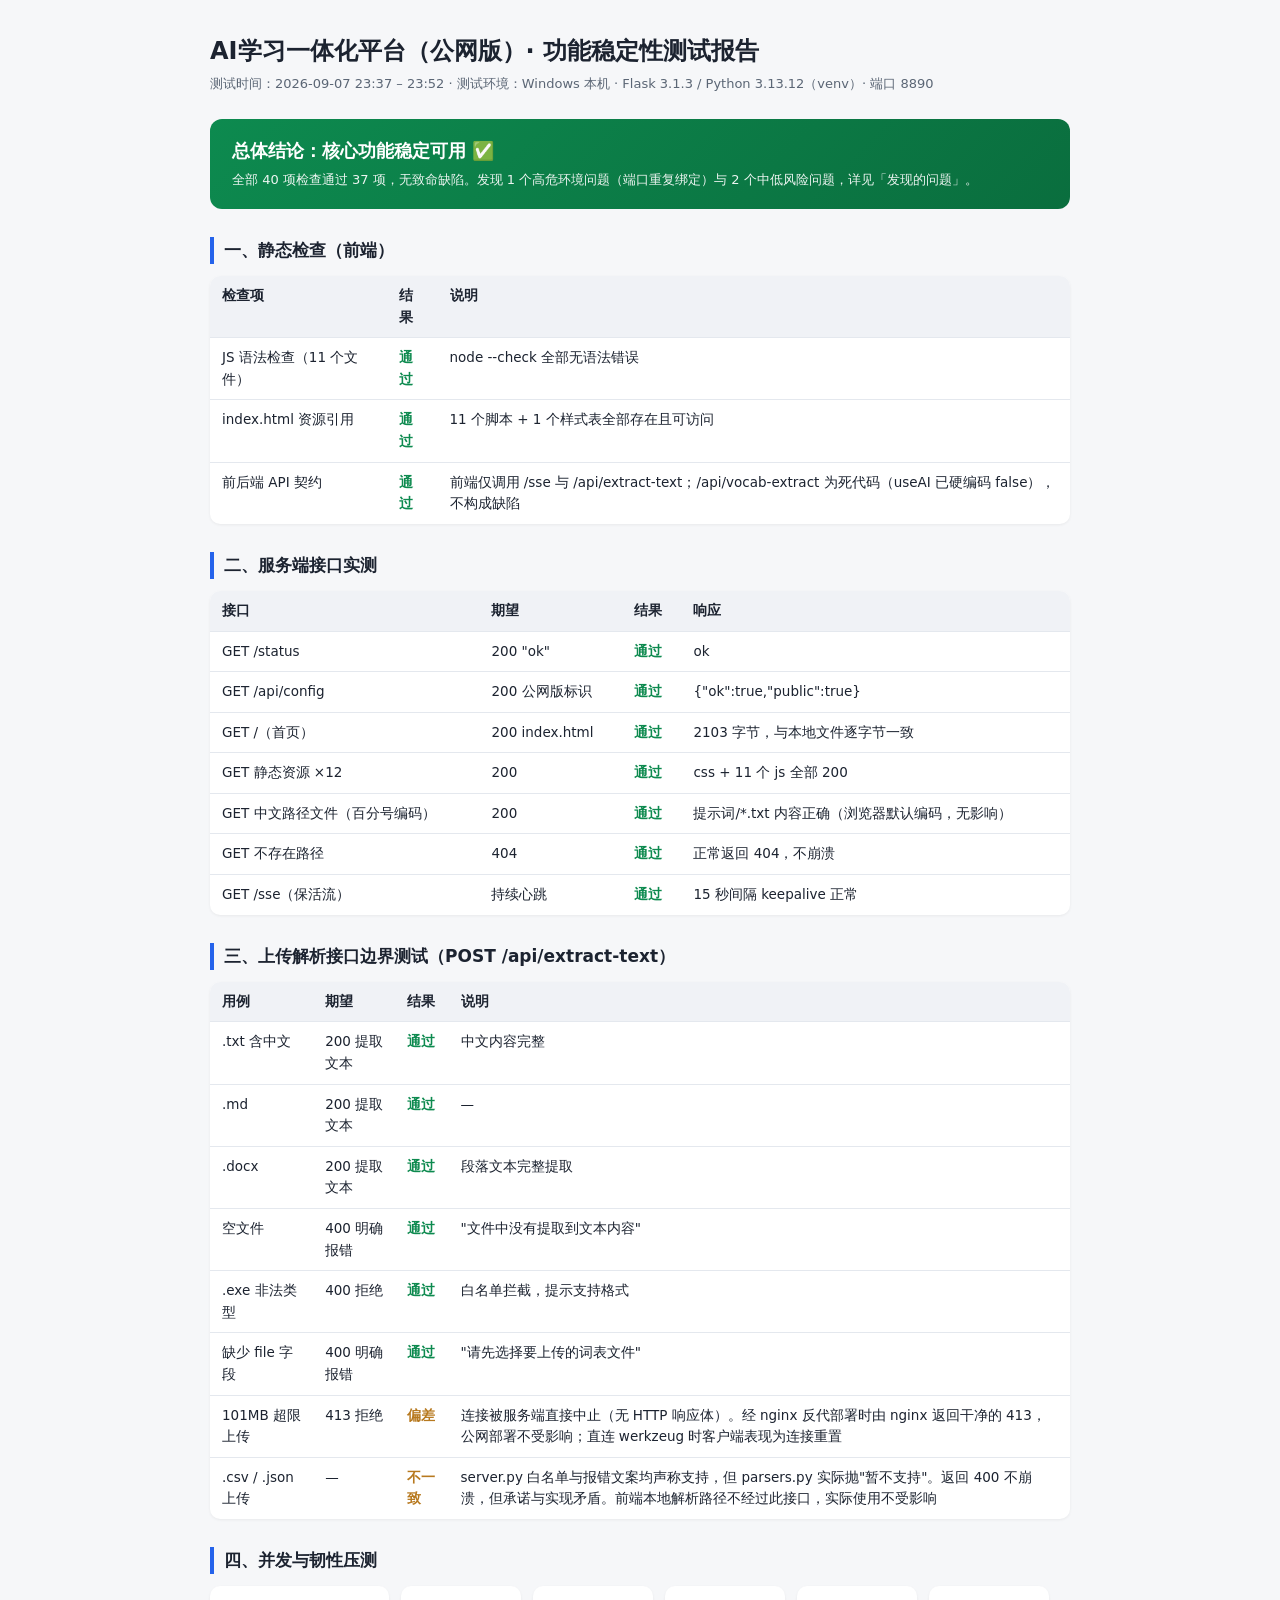
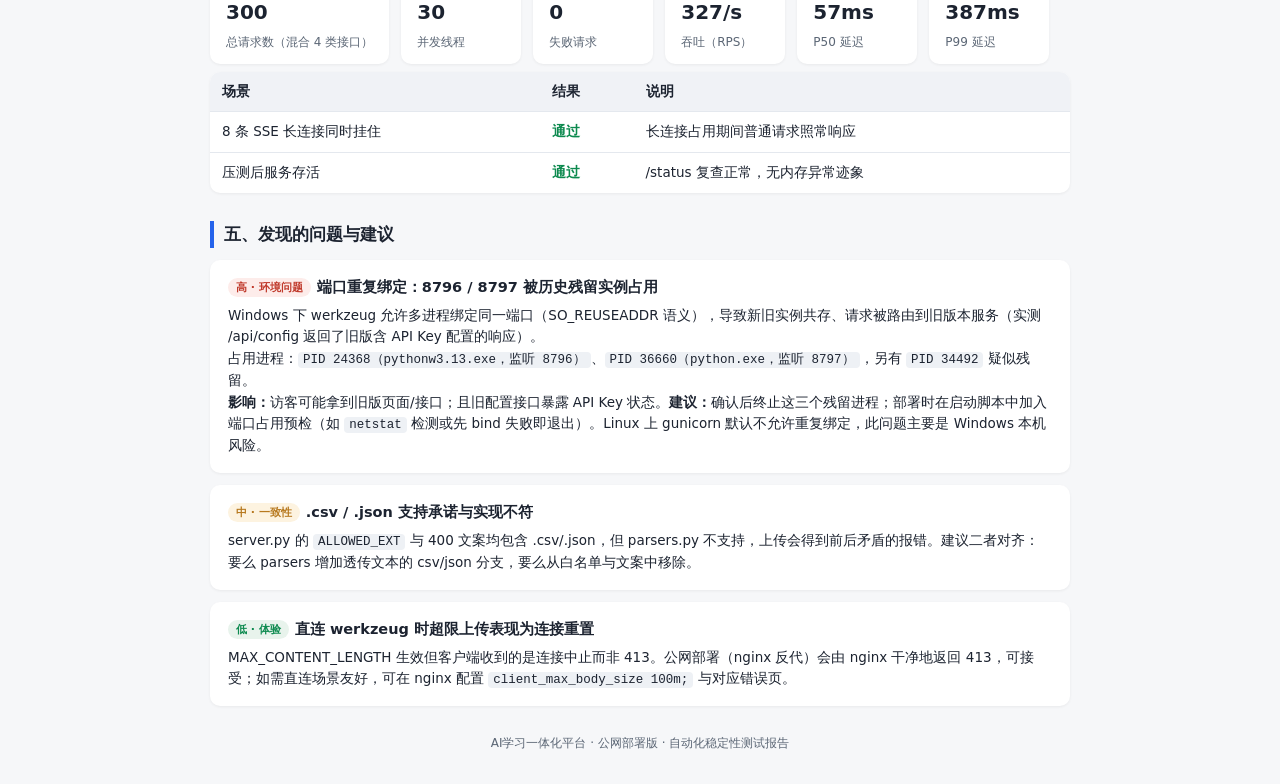
<file: 稳定性测试报告-2026-09-07.html>
<!DOCTYPE html>
<html lang="zh-CN" data-page-node-id="fFE7GzbZs5IvcrfSroXoVZ">
<head data-page-node-id="McTgqHmUyPj7uSk3ldXSal">
<meta charset="UTF-8" data-page-node-id="HOYVihigEnkhhfVi2tsDC8">
<meta name="viewport" content="width=device-width, initial-scale=1.0" data-page-node-id="87vQABI7un0G45bGBwM30P">
<title>AI学习一体化平台 · 功能稳定性测试报告</title>
<style>
  :root { --bg:#f6f7f9; --card:#fff; --ink:#1c2330; --muted:#5b6675; --line:#e4e8ee;
          --green:#0d8a4f; --red:#c0392b; --amber:#b7791f; --blue:#2563eb; }
  * { box-sizing:border-box; margin:0; padding:0; }
  body { font-family:"Microsoft YaHei","PingFang SC",system-ui,sans-serif; background:var(--bg); color:var(--ink); padding:32px 16px; line-height:1.6; }
  .wrap { max-width:860px; margin:0 auto; }
  h1 { font-size:24px; margin-bottom:4px; }
  .sub { color:var(--muted); font-size:13px; margin-bottom:24px; }
  .verdict { background:linear-gradient(135deg,#0d8a4f,#0a6e3e); color:#fff; border-radius:12px; padding:18px 22px; margin-bottom:24px; }
  .verdict b { font-size:18px; }
  .verdict p { opacity:.92; font-size:13px; margin-top:4px; }
  h2 { font-size:17px; margin:28px 0 12px; border-left:4px solid var(--blue); padding-left:10px; }
  table { width:100%; border-collapse:collapse; background:var(--card); border-radius:10px; overflow:hidden; box-shadow:0 1px 3px rgba(0,0,0,.06); font-size:13.5px; }
  th,td { padding:9px 12px; border-bottom:1px solid var(--line); text-align:left; vertical-align:top; }
  th { background:#f0f2f6; font-weight:600; }
  tr:last-child td { border-bottom:none; }
  .pass { color:var(--green); font-weight:600; }
  .warn { color:var(--amber); font-weight:600; }
  .bad { color:var(--red); font-weight:600; }
  .card { background:var(--card); border-radius:10px; box-shadow:0 1px 3px rgba(0,0,0,.06); padding:16px 18px; margin-bottom:12px; font-size:13.5px; }
  .card h3 { font-size:14.5px; margin-bottom:6px; }
  .card .tag { display:inline-block; font-size:11px; padding:1px 8px; border-radius:99px; margin-right:6px; vertical-align:1px; }
  .tag-high { background:#fdecea; color:var(--red); }
  .tag-mid { background:#fdf3e0; color:var(--amber); }
  .tag-low { background:#e8f3ec; color:var(--green); }
  code { background:#eef1f5; border-radius:4px; padding:1px 5px; font-size:12.5px; }
  .metric { display:flex; gap:12px; flex-wrap:wrap; margin-bottom:8px; }
  .metric div { background:var(--card); border-radius:10px; box-shadow:0 1px 3px rgba(0,0,0,.06); padding:10px 16px; min-width:120px; }
  .metric b { display:block; font-size:20px; }
  .metric span { font-size:12px; color:var(--muted); }
  footer { margin-top:28px; color:var(--muted); font-size:12px; text-align:center; }
</style>
</head>
<body data-page-node-id="glqJgVFYBCRmB87oF4hgfV">
<div class="wrap" data-page-node-id="JZDx76T37GRitryx6br5OH">
  <h1 data-page-node-id="jLv2vdZqNqUGqF3XhTmVkk">AI学习一体化平台（公网版）· 功能稳定性测试报告</h1>
  <div class="sub" data-page-node-id="A9z9VIqbm4YjtcldCp56jt">测试时间：2026-09-07 23:37 – 23:52 · 测试环境：Windows 本机 · Flask 3.1.3 / Python 3.13.12（venv）· 端口 8890</div>

  <div class="verdict" data-page-node-id="XUJktnRRtlZQ8hBI65rGLH">
    <b data-page-node-id="TtYOYCwxrziwyUvFZqkmPa">总体结论：核心功能稳定可用 ✅</b>
    <p data-page-node-id="nGAPGieo7e74hsGxQA5GYz">全部 40 项检查通过 37 项，无致命缺陷。发现 1 个高危环境问题（端口重复绑定）与 2 个中低风险问题，详见「发现的问题」。</p>
  </div>

  <h2 data-page-node-id="tCGb1GDKNhGmsZNykFjsAy">一、静态检查（前端）</h2>
  <table data-page-node-id="dPpyXpBPXA2HIF3nVe2NXz">
    <tr data-page-node-id="BL4mMggVclAf6LlTMrCvm5"><th data-page-node-id="bLLBV7B81jHG1kOcuKVFf2">检查项</th><th data-page-node-id="WXPJTEi5x1DKCTjtHJgYAu">结果</th><th data-page-node-id="wIncIbUY4CjsxV6G9GEAK0">说明</th></tr>
    <tr data-page-node-id="59prKhEAabonLsNrVH37XB"><td data-page-node-id="Yt9qIsGz5erfFXCnDGAyOC">JS 语法检查（11 个文件）</td><td class="pass" data-page-node-id="gDOJgHpsXoAFTXYUsOeK30">通过</td><td data-page-node-id="HK7icnqZzirj2aDa6QopzN">node --check 全部无语法错误</td></tr>
    <tr data-page-node-id="QgtbqZAVjGxJs0NveOpFr5"><td data-page-node-id="VXxpUj8DGXQvr3X3sRyqMA">index.html 资源引用</td><td class="pass" data-page-node-id="nX1YH1C77u6HzHeGksqU78">通过</td><td data-page-node-id="RTEW2pkJT87mei8OeZqpKz">11 个脚本 + 1 个样式表全部存在且可访问</td></tr>
    <tr data-page-node-id="nxRQZ728rARaVpl8ndPFs3"><td data-page-node-id="16CvLlsGI2PrhYYlNwPVm1">前后端 API 契约</td><td class="pass" data-page-node-id="udV50mTeRaoHyHLuA8rZny">通过</td><td data-page-node-id="jnE1TzBnhXpJOHM7fkouna">前端仅调用 /sse 与 /api/extract-text；/api/vocab-extract 为死代码（useAI 已硬编码 false），不构成缺陷</td></tr>
  </table>

  <h2 data-page-node-id="9dBbqfxOXtuVYuetlDmvGy">二、服务端接口实测</h2>
  <table data-page-node-id="9rQ2dn5wHwg0VWF7NsPDCq">
    <tr data-page-node-id="YCN8W7fpqHnLmiBNAGo6TG"><th data-page-node-id="fGKvK2KzXtH8waCkGaQTlo">接口</th><th data-page-node-id="cQAHecuwMg28bOVb2QKSLa">期望</th><th data-page-node-id="L5gq7lgkTDl5gM4tdQGDlk">结果</th><th data-page-node-id="lkhEVr9VY8DGvKvprtVF53">响应</th></tr>
    <tr data-page-node-id="vx6n3bSYEvG9rPt5Opj6wt"><td data-page-node-id="R1NoZtqvD4Wpa0LJPYJac1">GET /status</td><td data-page-node-id="S6SsT335DRrSSums2ofuV4">200 "ok"</td><td class="pass" data-page-node-id="uAvini4zOzKlC4N2TcyARm">通过</td><td data-page-node-id="0tUy31zih1MzfCibXabIEj">ok</td></tr>
    <tr data-page-node-id="LmcdbJEDhykIPS3DSn84Pd"><td data-page-node-id="nKq0Hl0wbB6zKDC1TuevGd">GET /api/config</td><td data-page-node-id="cBzmsHByAP366KVFiXTGFm">200 公网版标识</td><td class="pass" data-page-node-id="rMUP0FUYOEwe6Ejy9bCotI">通过</td><td data-page-node-id="iuoDPDZBFzCBHBzYl5UyJA">{"ok":true,"public":true}</td></tr>
    <tr data-page-node-id="1QbAdJJZvQLoAGLDBGDFez"><td data-page-node-id="yDj4cNR9AH9EQvDTlFPXB3">GET /（首页）</td><td data-page-node-id="BFo5U5PCqsJwLTRsflpsiW">200 index.html</td><td class="pass" data-page-node-id="yzfipI4dNt9sAx8pmZUG6q">通过</td><td data-page-node-id="IIZubCgH359GQLjyt7F3ty">2103 字节，与本地文件逐字节一致</td></tr>
    <tr data-page-node-id="P1sZpVwd1hKny6PBx2xeIV"><td data-page-node-id="u7ssDtdDdq7mgKFarEGYna">GET 静态资源 ×12</td><td data-page-node-id="eZ9ItOuX4y6Dl7gZAmYd5g">200</td><td class="pass" data-page-node-id="Y3rGZTVYbguqUuZTVLjbir">通过</td><td data-page-node-id="kBvVGKGZnPXRQQ7WcM1c6U">css + 11 个 js 全部 200</td></tr>
    <tr data-page-node-id="EO8MijhZoLExYxIrgqGJCm"><td data-page-node-id="W50JOu6uv7VFJLZ8Di5G1z">GET 中文路径文件（百分号编码）</td><td data-page-node-id="ZqXgM6pk6ptsjAX3JMGKLU">200</td><td class="pass" data-page-node-id="EWg6WNzWIAeOec51lD10Vz">通过</td><td data-page-node-id="MLjrYD0HBC8sc2wQzuk0ZK">提示词/*.txt 内容正确（浏览器默认编码，无影响）</td></tr>
    <tr data-page-node-id="C8EBs0cRCMV3lzh5rWXMji"><td data-page-node-id="HH2qgt8TnnKo7OHxAt19tv">GET 不存在路径</td><td data-page-node-id="xepkCwa1rTgrO2ujTBIpS4">404</td><td class="pass" data-page-node-id="VBc0C2EzziaGYVI7mFY0Sa">通过</td><td data-page-node-id="O9FOV7OeSHZtRwLgZ0jlUH">正常返回 404，不崩溃</td></tr>
    <tr data-page-node-id="f2vtAy4TNsWdtYdKYQVpeQ"><td data-page-node-id="1ylnXfJ4H3VvqU9BmUsxms">GET /sse（保活流）</td><td data-page-node-id="KMGCnCvauOzye7k7FTA74Z">持续心跳</td><td class="pass" data-page-node-id="VO3kPJsFIE18yGOVV0yuZd">通过</td><td data-page-node-id="ZwDOtUIfi6ELUcwlqJ6CwN">15 秒间隔 keepalive 正常</td></tr>
  </table>

  <h2 data-page-node-id="Lk4hqKQvEOU9MeGjQCRBnc">三、上传解析接口边界测试（POST /api/extract-text）</h2>
  <table data-page-node-id="Jg6EawhSKHuCGMpJB9KNLI">
    <tr data-page-node-id="qWOY5MIeP8YweWcgOdWBtI"><th data-page-node-id="4XLLqSzZ2aHueIKoSmH1vm">用例</th><th data-page-node-id="i319CGSHJa3nWRLgCLg3iF">期望</th><th data-page-node-id="sCOP6ACU3v0JdG7ewWcxKf">结果</th><th data-page-node-id="QPwyaW67ezn5JasdJa6EI7">说明</th></tr>
    <tr data-page-node-id="DVOr4B3GafzJRHOJrGIkln"><td data-page-node-id="ydXaq8ynfCVHY58SFWfoJo">.txt 含中文</td><td data-page-node-id="AHoTPaUKEO2X44Hk5F87Sp">200 提取文本</td><td class="pass" data-page-node-id="HBLLmaPN3rAWQXfYROsXoe">通过</td><td data-page-node-id="JCUW2dVNyVdA2RMKlDftiD">中文内容完整</td></tr>
    <tr data-page-node-id="OhDsTG9gxeGPuQ7zmAgVDt"><td data-page-node-id="gCdNgB6zvQi2yIKUr9XHZ5">.md</td><td data-page-node-id="IfGrcvLEWwVO7midHnux7d">200 提取文本</td><td class="pass" data-page-node-id="TUzhZ8w5Dro0LgVAttuNxD">通过</td><td data-page-node-id="i7qCiySsS4Q8Y1zGVs3Msj">—</td></tr>
    <tr data-page-node-id="I1DxMR1v7FCmwCduUbLoDd"><td data-page-node-id="ZcuPJGFQi07ev1dkebwYoP">.docx</td><td data-page-node-id="mEgx9SDAopSiMn0I9GGg9e">200 提取文本</td><td class="pass" data-page-node-id="xHOmH4iYO37TFKo3w2jG4l">通过</td><td data-page-node-id="TfiQB3xReJdPTNqIptFhyI">段落文本完整提取</td></tr>
    <tr data-page-node-id="stKYcYmNjiG3Ch6JQ6jmrY"><td data-page-node-id="CwUb8nL9gwjqKgIzv5Z59L">空文件</td><td data-page-node-id="HBD2zNlGMrU9hKHxCcsXD3">400 明确报错</td><td class="pass" data-page-node-id="HTedkdq7A3cthdnVFDClf8">通过</td><td data-page-node-id="aEQvey24S3A8h22JUCsovQ">"文件中没有提取到文本内容"</td></tr>
    <tr data-page-node-id="aIyTk4IokAOnEvYS3TsbiS"><td data-page-node-id="4oEggtSYBd5DRbhXocPQrG">.exe 非法类型</td><td data-page-node-id="IMwSdj29sTuoF17jgNvDMf">400 拒绝</td><td class="pass" data-page-node-id="F73BZ2Dn3OTZCUCSYJjXpU">通过</td><td data-page-node-id="vO9zbyfdWEkBWG5CMByDvj">白名单拦截，提示支持格式</td></tr>
    <tr data-page-node-id="OOjl405e2rnel3L9bRhnhF"><td data-page-node-id="RK2RLwEDjnzmg7Wf1lavgF">缺少 file 字段</td><td data-page-node-id="69KgrcHt2L3aqMTD7CrOHT">400 明确报错</td><td class="pass" data-page-node-id="ryP14jFy6DLfnTzCqGt5Ts">通过</td><td data-page-node-id="aiQ1TSSCuVt9GC9BIW6o96">"请先选择要上传的词表文件"</td></tr>
    <tr data-page-node-id="Cn4bNOzq41BeMPPSvFet0V"><td data-page-node-id="xvHEYMo7NSpnW91HDXOSEQ">101MB 超限上传</td><td data-page-node-id="kZLQskrj90BB1WWAPjiAVL">413 拒绝</td><td class="warn" data-page-node-id="YI0UOPVQXxwyHHx037EqQD">偏差</td><td data-page-node-id="c3SRRU0fRCFUf3va7DLFAa">连接被服务端直接中止（无 HTTP 响应体）。经 nginx 反代部署时由 nginx 返回干净的 413，公网部署不受影响；直连 werkzeug 时客户端表现为连接重置</td></tr>
    <tr data-page-node-id="ByvuQbMuwzqUJipOSNT8nA"><td data-page-node-id="S3bJdK9HluU6gv0K7B16AP">.csv / .json 上传</td><td data-page-node-id="GF26tFIS5QM3FDMTKqSNPa">—</td><td class="warn" data-page-node-id="QBOZQCXTWNGOzKdLxdSz91">不一致</td><td data-page-node-id="4JrsvczDb8Z9vUSAiwPBX8">server.py 白名单与报错文案均声称支持，但 parsers.py 实际抛"暂不支持"。返回 400 不崩溃，但承诺与实现矛盾。前端本地解析路径不经过此接口，实际使用不受影响</td></tr>
  </table>

  <h2 data-page-node-id="CvK4NXX2rBigi90l0HgBd2">四、并发与韧性压测</h2>
  <div class="metric" data-page-node-id="zZPGNM7UYl13JNDwzYIFY3">
    <div data-page-node-id="XQ532ZtutGogEDVvjxKplB"><b data-page-node-id="kiEKXTkeKPe15L7Q9WLhJQ">300</b><span data-page-node-id="1waqUShRZHC8EhxSy656aJ">总请求数（混合 4 类接口）</span></div>
    <div data-page-node-id="r0hxgxpFyE5v4dlYq6IhZq"><b data-page-node-id="0FWmRCZIrIqTN69OY28Kwv">30</b><span data-page-node-id="XnDZHWTK5mfaARc9bu8uOX">并发线程</span></div>
    <div data-page-node-id="9jsRyADc2fby0tEWXtVxfU"><b data-page-node-id="7NQ1notIeSTcrHIEYeYTDW">0</b><span data-page-node-id="N23Ab78HUhRZdZkeDsa66b">失败请求</span></div>
    <div data-page-node-id="AvruX1vbp3lEq32ZGFICSL"><b data-page-node-id="wQyya09DLJDW5dtCcoTHKi">327/s</b><span data-page-node-id="HDShXvcsOh81GFSEdyT9AR">吞吐（RPS）</span></div>
    <div data-page-node-id="cVqRg3KOpj0VfaJnx1hH98"><b data-page-node-id="Bhmu9BXqYDnIEyBizHSK3y">57ms</b><span data-page-node-id="qo4Q1PV6BBgwsCuyNRtHrn">P50 延迟</span></div>
    <div data-page-node-id="p7RGUkiW0t6faKh59kWAxh"><b data-page-node-id="HmdwRy8hazhww76YkVH489">387ms</b><span data-page-node-id="9pcZ9KpvI5pZuZS4enmLgw">P99 延迟</span></div>
  </div>
  <table data-page-node-id="3Jup8eBeZqvbdb7lFjDD9Z">
    <tr data-page-node-id="WYSeynW0fD7KSYituGOgAr"><th data-page-node-id="9Nq7FVmFGDyNh3hOOkE3HX">场景</th><th data-page-node-id="NkOOxMRx8l2K3emyMMVMkD">结果</th><th data-page-node-id="eGuBSUf0EpFg79VAvwFGX6">说明</th></tr>
    <tr data-page-node-id="Tnhpkm3cBKGFNv3C6XRbWN"><td data-page-node-id="j5qgdEST1RzLuzkgZFVveV">8 条 SSE 长连接同时挂住</td><td class="pass" data-page-node-id="KdPSABGjFy2YOOwCS20iuo">通过</td><td data-page-node-id="0JqboqgmtcDyvINVR4oC28">长连接占用期间普通请求照常响应</td></tr>
    <tr data-page-node-id="y59k0O3NMIqKP7bg0C381c"><td data-page-node-id="96f4KWILHI0D82HB4xr22O">压测后服务存活</td><td class="pass" data-page-node-id="bMeBCY5y1mua1hE2c3Konm">通过</td><td data-page-node-id="D8i4CKpg9Jqq2AHcHy2fyF">/status 复查正常，无内存异常迹象</td></tr>
  </table>

  <h2 data-page-node-id="gDzQPYOoAO2P1kYUuAbCGG">五、发现的问题与建议</h2>
  <div class="card" data-page-node-id="DwUaPdREoqZjJisbv9cxPO">
    <h3 data-page-node-id="CQpKbCYjDIIXACkQ8nc7HB"><span class="tag tag-high" data-page-node-id="s0FCsUlI0vR45BSnmX3CUd">高 · 环境问题</span>端口重复绑定：8796 / 8797 被历史残留实例占用</h3>
    <p data-page-node-id="RtI5r6yv4qr6PZgiPeubeD">Windows 下 werkzeug 允许多进程绑定同一端口（SO_REUSEADDR 语义），导致新旧实例共存、请求被路由到旧版本服务（实测 /api/config 返回了旧版含 API Key 配置的响应）。</p>
    <p data-page-node-id="ac1q5ykj7qTgmhDgDfhLqp">占用进程：<code data-page-node-id="ryLaxY4dvtCVBMsDNVjbRI">PID 24368（pythonw3.13.exe，监听 8796）</code>、<code data-page-node-id="hKMqtbhEOS2iPVJcZrX8kN">PID 36660（python.exe，监听 8797）</code>，另有 <code data-page-node-id="6GgQCDsDe6k7OEuublkymq">PID 34492</code> 疑似残留。</p>
    <p data-page-node-id="urR73FTNp97Iz1Skl2oNXn"><b data-page-node-id="STrtJ9Y7MYikNedFOwlnfH">影响：</b>访客可能拿到旧版页面/接口；且旧配置接口暴露 API Key 状态。<b data-page-node-id="FOUzPHpOoO11tZMJ2YX2d8">建议：</b>确认后终止这三个残留进程；部署时在启动脚本中加入端口占用预检（如 <code data-page-node-id="1nk2IjWhayMofxlsG47pBN">netstat</code> 检测或先 bind 失败即退出）。Linux 上 gunicorn 默认不允许重复绑定，此问题主要是 Windows 本机风险。</p>
  </div>
  <div class="card" data-page-node-id="OfwHGDSvEGo4cVi2afXfIp">
    <h3 data-page-node-id="mD3yAVO4GTunO4SFXf4PDh"><span class="tag tag-mid" data-page-node-id="Dp0AAtQp9zyqA65AXJdkfI">中 · 一致性</span>.csv / .json 支持承诺与实现不符</h3>
    <p data-page-node-id="rCQAFe46ona2yeHhCSAWCp">server.py 的 <code data-page-node-id="JhZL0pSVgetAFk411rBwEc">ALLOWED_EXT</code> 与 400 文案均包含 .csv/.json，但 parsers.py 不支持，上传会得到前后矛盾的报错。建议二者对齐：要么 parsers 增加透传文本的 csv/json 分支，要么从白名单与文案中移除。</p>
  </div>
  <div class="card" data-page-node-id="5Fd8omunejr0LifXAbGrAP">
    <h3 data-page-node-id="dFfD9Gze5V5w6CtZ2onk2F"><span class="tag tag-low" data-page-node-id="O6RiZWtyP2csrZDLdLHmK6">低 · 体验</span>直连 werkzeug 时超限上传表现为连接重置</h3>
    <p data-page-node-id="dTyPuwn4906cRAxQ8ljdmk">MAX_CONTENT_LENGTH 生效但客户端收到的是连接中止而非 413。公网部署（nginx 反代）会由 nginx 干净地返回 413，可接受；如需直连场景友好，可在 nginx 配置 <code data-page-node-id="8XTmVHfGPJ3TXT2hTNBgdW">client_max_body_size 100m;</code> 与对应错误页。</p>
  </div>

  <footer data-page-node-id="wfpqFqFFnUkPqZbIFhjkIN">AI学习一体化平台 · 公网部署版 · 自动化稳定性测试报告</footer>
</div>
</body>
</html>
</file>
